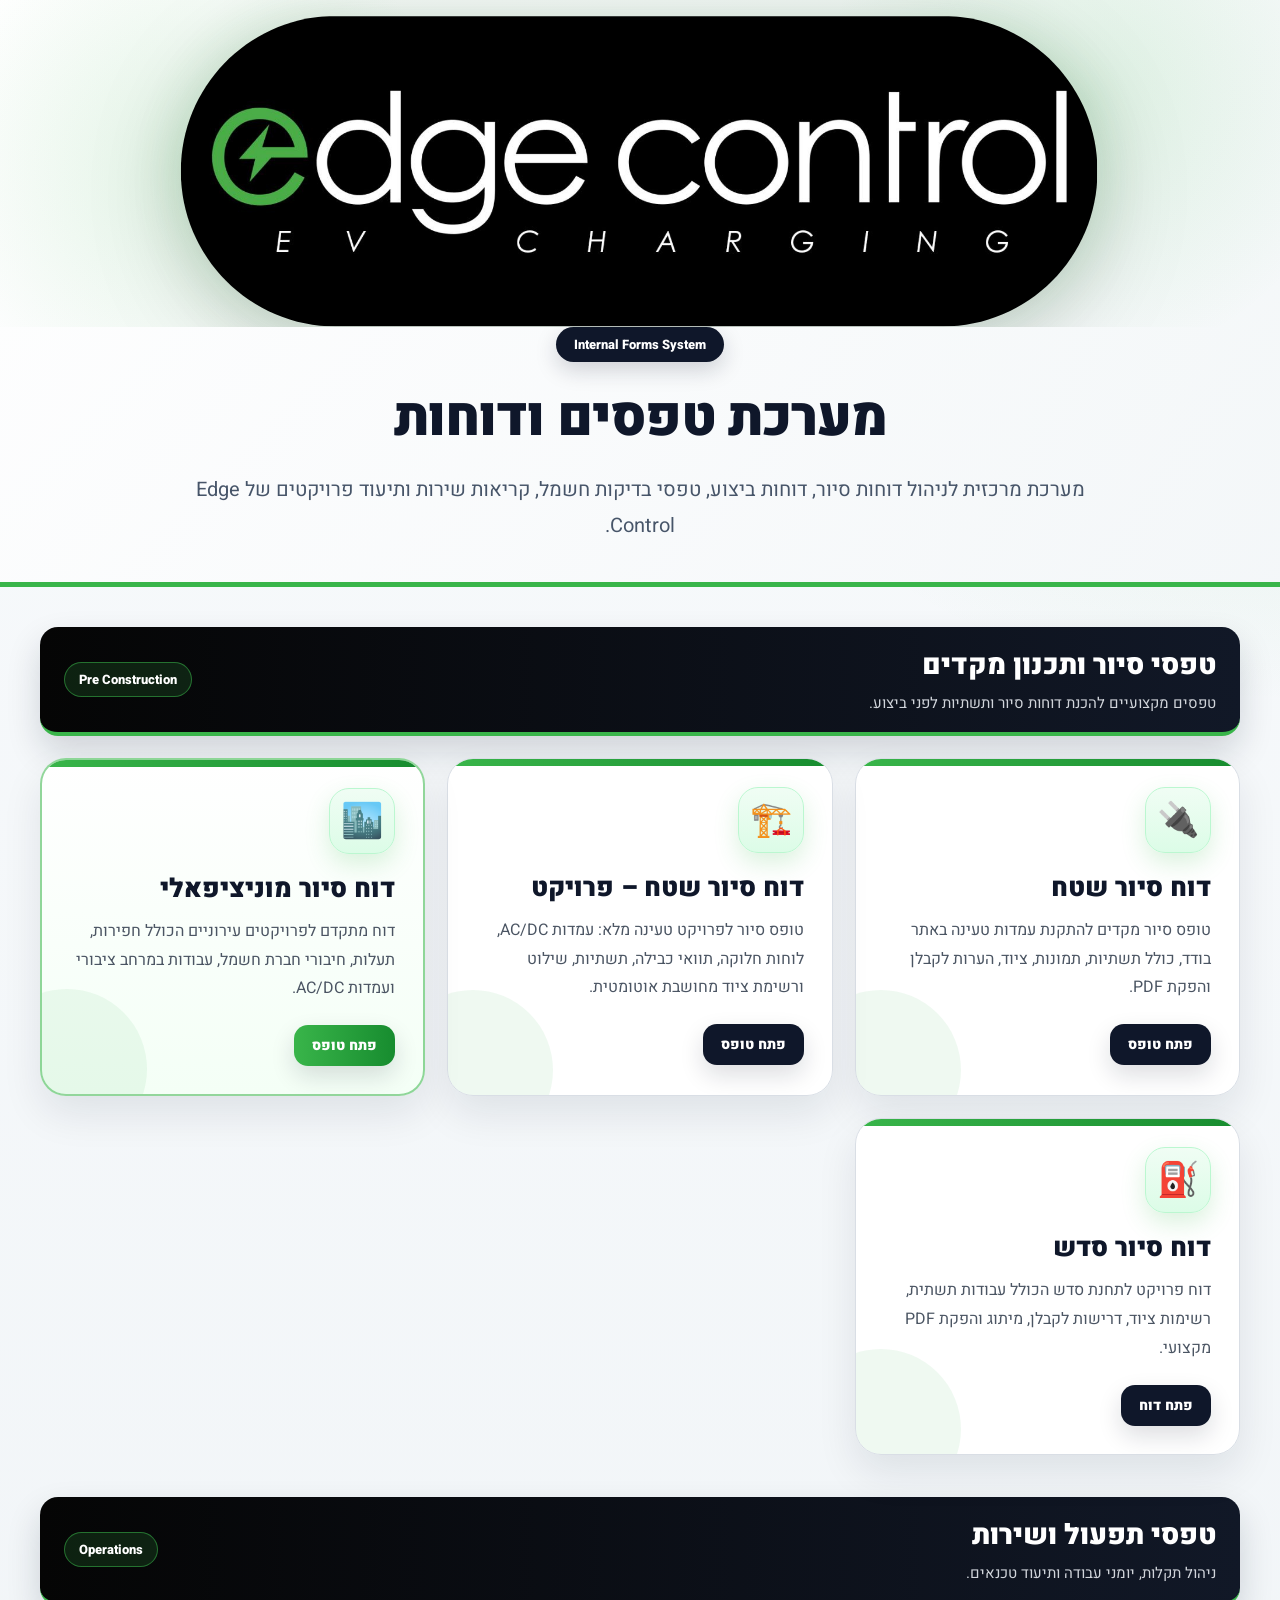
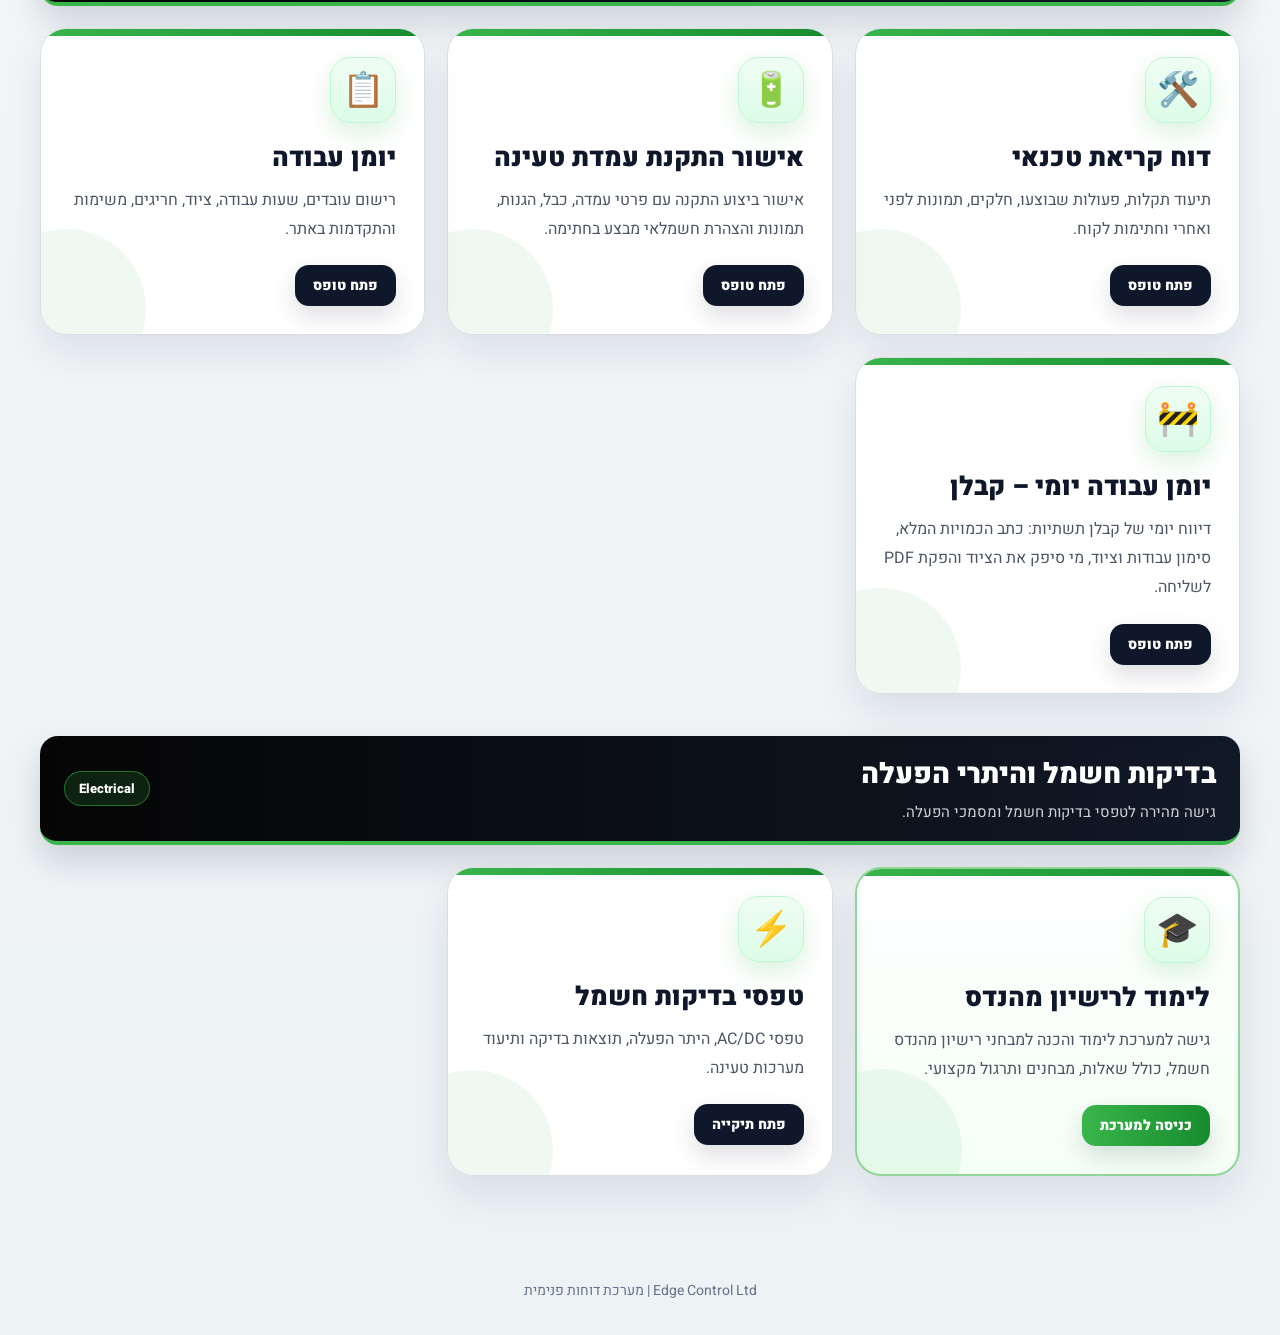
<file: index.html>
<!DOCTYPE html>
<html dir="rtl" lang="he">
<head>
<meta charset="UTF-8">
<meta name="viewport" content="width=device-width, initial-scale=1.0">
<title>Edge Control | Internal Forms System</title>

<link href="https://fonts.googleapis.com/css2?family=Heebo:wght@300;400;500;700;800;900&display=swap" rel="stylesheet">

<style>
:root{
  --green:#39b54a;
  --green-dark:#178c2f;
  --black:#050505;
  --bg:#edf2f5;
  --text:#111827;
  --muted:#5b6472;
}

*{
  box-sizing:border-box;
}

body{
  margin:0;
  font-family:"Heebo",sans-serif;
  background:
    radial-gradient(circle at top right, rgba(57,181,74,.18), transparent 22%),
    linear-gradient(180deg,#f8fafc 0%, #edf2f5 100%);
  color:var(--text);
}

.hero{
  position:relative;
  overflow:hidden;
  padding:0;
  border-bottom:5px solid var(--green);
  background:
    linear-gradient(135deg, rgba(255,255,255,.98), rgba(244,247,249,.94));
}

.hero-top{
  width:100%;
  min-height:260px;
  display:flex;
  align-items:center;
  justify-content:center;
  position:relative;
  overflow:hidden;
}

.hero-top:before{
  content:"";
  position:absolute;
  inset:0;
  background:
    radial-gradient(circle at 15% 50%, rgba(57,181,74,.14), transparent 24%),
    radial-gradient(circle at 85% 30%, rgba(57,181,74,.14), transparent 24%);
}

.hero-logo-wide{
  width:min(980px,92%);
  object-fit:contain;
  position:relative;
  z-index:2;
  filter:
    drop-shadow(0 20px 45px rgba(0,0,0,.18))
    drop-shadow(0 0 25px rgba(57,181,74,.15));
}

.hero-content{
  text-align:center;
  padding:0 20px 38px;
}

.system-badge{
  display:inline-flex;
  align-items:center;
  justify-content:center;
  padding:8px 18px;
  border-radius:999px;
  background:#0f172a;
  color:#fff;
  font-size:13px;
  font-weight:800;
  margin-bottom:16px;
  box-shadow:0 8px 22px rgba(15,23,42,.18);
}

.hero h1{
  margin:0;
  font-size:54px;
  font-weight:900;
  letter-spacing:-1px;
  color:#0f172a;
}

.hero p{
  max-width:900px;
  margin:14px auto 0;
  color:#475569;
  font-size:20px;
  line-height:1.8;
}

.wrap{
  max-width:1240px;
  margin:auto;
  padding:40px 20px 50px;
}

.section{
  margin-bottom:42px;
}

.section-head{
  display:flex;
  justify-content:space-between;
  align-items:center;
  gap:16px;
  background:linear-gradient(90deg,#050505,#111827);
  border-radius:18px;
  padding:18px 24px;
  border-bottom:4px solid var(--green);
  box-shadow:0 16px 34px rgba(15,23,42,.16);
  margin-bottom:22px;
}

.section-head h2{
  margin:0;
  color:#fff;
  font-size:28px;
  font-weight:900;
}

.section-head p{
  margin:6px 0 0;
  color:#d1d5db;
  font-size:15px;
}

.section-tag{
  background:rgba(57,181,74,.16);
  border:1px solid rgba(57,181,74,.55);
  color:#fff;
  border-radius:999px;
  padding:7px 14px;
  font-size:13px;
  font-weight:800;
  white-space:nowrap;
}

.cards{
  display:grid;
  grid-template-columns:repeat(3,1fr);
  gap:22px;
}

.card{
  position:relative;
  overflow:hidden;
  background:rgba(255,255,255,.96);
  border:1px solid #d9dee5;
  border-radius:26px;
  padding:28px;
  text-decoration:none;
  color:inherit;
  min-height:260px;
  box-shadow:0 18px 40px rgba(15,23,42,.09);
  transition:.22s ease;
  backdrop-filter:blur(10px);
}

.card:hover{
  transform:translateY(-6px);
  border-color:var(--green);
  box-shadow:0 22px 50px rgba(15,23,42,.16);
}

.card:before{
  content:"";
  position:absolute;
  top:0;
  right:0;
  width:100%;
  height:7px;
  background:linear-gradient(90deg,var(--green),var(--green-dark));
}

.card:after{
  content:"";
  position:absolute;
  left:-55px;
  bottom:-55px;
  width:160px;
  height:160px;
  background:rgba(57,181,74,.08);
  border-radius:50%;
}

.icon{
  width:66px;
  height:66px;
  border-radius:20px;
  display:flex;
  align-items:center;
  justify-content:center;
  font-size:34px;
  background:linear-gradient(180deg,#f0fdf4,#dcfce7);
  border:1px solid #bbf7d0;
  margin-bottom:18px;
  position:relative;
  z-index:2;
  box-shadow:0 10px 24px rgba(57,181,74,.18);
}

.card h3{
  margin:0 0 10px;
  font-size:26px;
  line-height:1.35;
  font-weight:900;
  color:#0f172a;
  position:relative;
  z-index:2;
}

.card p{
  margin:0;
  line-height:1.8;
  font-size:16px;
  color:#4b5563;
  position:relative;
  z-index:2;
}

.btn{
  margin-top:22px;
  display:inline-flex;
  align-items:center;
  justify-content:center;
  padding:10px 18px;
  border-radius:14px;
  background:#0f172a;
  color:#fff;
  font-size:14px;
  font-weight:900;
  position:relative;
  z-index:2;
  box-shadow:0 10px 24px rgba(15,23,42,.14);
}

.card-featured{
  background:linear-gradient(180deg,#ffffff,#f4fff6);
  border:2px solid rgba(57,181,74,.55);
}

.card-featured .btn{
  background:linear-gradient(90deg,var(--green),var(--green-dark));
}

.footer{
  text-align:center;
  color:#64748b;
  font-size:14px;
  padding:12px 20px 34px;
}

@media(max-width:1050px){
  .cards{
    grid-template-columns:repeat(2,1fr);
  }

  .hero h1{
    font-size:44px;
  }
}

@media(max-width:720px){

  .hero-top{
    min-height:180px;
  }

  .hero h1{
    font-size:34px;
  }

  .hero p{
    font-size:16px;
  }

  .section-head{
    flex-direction:column;
    align-items:flex-start;
  }

  .cards{
    grid-template-columns:1fr;
  }

  .card{
    min-height:auto;
  }
}
</style>
</head>

<body>

<header class="hero">

  <div class="hero-top">
    <img class="hero-logo-wide" src="logo-long.svg" alt="Edge Control">
  </div>

  <div class="hero-content">
    <div class="system-badge">Internal Forms System</div>

    <h1>מערכת טפסים ודוחות</h1>

    <p>
      מערכת מרכזית לניהול דוחות סיור, דוחות ביצוע, טפסי בדיקות חשמל,
      קריאות שירות ותיעוד פרויקטים של Edge Control.
    </p>
  </div>

</header>

<main class="wrap">

  <section class="section">

    <div class="section-head">
      <div>
        <h2>טפסי סיור ותכנון מקדים</h2>
        <p>טפסים מקצועיים להכנת דוחות סיור ותשתיות לפני ביצוע.</p>
      </div>

      <div class="section-tag">Pre Construction</div>
    </div>

    <div class="cards">

      <a class="card" href="survey.html">
        <div class="icon">🔌</div>

        <h3>דוח סיור שטח</h3>

        <p>
          טופס סיור מקדים להתקנת עמדות טעינה באתר בודד,
          כולל תשתיות, תמונות, ציוד, הערות לקבלן והפקת PDF.
        </p>

        <span class="btn">פתח טופס</span>
      </a>

      <a class="card" href="project_survey.html">
        <div class="icon">🏗️</div>

        <h3>דוח סיור שטח – פרויקט</h3>

        <p>
          טופס סיור לפרויקט טעינה מלא: עמדות AC/DC, לוחות חלוקה,
          תוואי כבילה, תשתיות, שילוט ורשימת ציוד מחושבת אוטומטית.
        </p>

        <span class="btn">פתח טופס</span>
      </a>

      <a class="card card-featured" href="municipal_ev_survey_report.html">
        <div class="icon">🏙️</div>

        <h3>דוח סיור מוניציפאלי</h3>

        <p>
          דוח מתקדם לפרויקטים עירוניים הכולל חפירות, תעלות,
          חיבורי חברת חשמל, עבודות במרחב ציבורי ועמדות AC/DC.
        </p>

        <span class="btn">פתח טופס</span>
      </a>

      <a class="card" href="edge_control_sedesh.html">
        <div class="icon">⛽</div>

        <h3>דוח סיור סדש</h3>

        <p>
          דוח פרויקט לתחנת סדש הכולל עבודות תשתית,
          רשימות ציוד, דרישות לקבלן, מיתוג והפקת PDF מקצועי.
        </p>

        <span class="btn">פתח דוח</span>
      </a>

    </div>

  </section>

  <section class="section">

    <div class="section-head">
      <div>
        <h2>טפסי תפעול ושירות</h2>
        <p>ניהול תקלות, יומני עבודה ותיעוד טכנאים.</p>
      </div>

      <div class="section-tag">Operations</div>
    </div>

    <div class="cards">

      <a class="card" href="service.html">
        <div class="icon">🛠️</div>

        <h3>דוח קריאת טכנאי</h3>

        <p>
          תיעוד תקלות, פעולות שבוצעו, חלקים,
          תמונות לפני ואחרי וחתימות לקוח.
        </p>

        <span class="btn">פתח טופס</span>
      </a>

      <a class="card" href="charger-installation-certificate.html"><div class="icon">🔋</div><h3>אישור התקנת עמדת טעינה</h3><p>אישור ביצוע התקנה עם פרטי עמדה, כבל, הגנות, תמונות והצהרת חשמלאי מבצע בחתימה.</p><span class="btn">פתח טופס</span></a>

      <a class="card" href="worklog.html">
        <div class="icon">📋</div>

        <h3>יומן עבודה</h3>

        <p>
          רישום עובדים, שעות עבודה, ציוד,
          חריגים, משימות והתקדמות באתר.
        </p>

        <span class="btn">פתח טופס</span>
      </a>

      <a class="card" href="contractor_daily_log.html">
        <div class="icon">🚧</div>

        <h3>יומן עבודה יומי – קבלן</h3>

        <p>
          דיווח יומי של קבלן תשתיות: כתב הכמויות המלא,
          סימון עבודות וציוד, מי סיפק את הציוד והפקת PDF לשליחה.
        </p>

        <span class="btn">פתח טופס</span>
      </a>

    </div>

  </section>

  <section class="section">

    <div class="section-head">
      <div>
        <h2>בדיקות חשמל והיתרי הפעלה</h2>
        <p>גישה מהירה לטפסי בדיקות חשמל ומסמכי הפעלה.</p>
      </div>

      <div class="section-tag">Electrical</div>
    </div>

    <div class="cards">

      <a class="card card-featured" href="#" onclick="openEngineerStudy(event)">
        <div class="icon">🎓</div>

        <h3>לימוד לרישיון מהנדס</h3>

        <p>
          גישה למערכת לימוד והכנה למבחני רישיון מהנדס חשמל,
          כולל שאלות, מבחנים ותרגול מקצועי.
        </p>

        <span class="btn">כניסה למערכת</span>
      </a>



      <a class="card" href="electrical-tests/index.html">
        <div class="icon">⚡</div>

        <h3>טפסי בדיקות חשמל</h3>

        <p>
          טפסי AC/DC, היתר הפעלה,
          תוצאות בדיקה ותיעוד מערכות טעינה.
        </p>

        <span class="btn">פתח תיקייה</span>
      </a>

    </div>

  </section>

</main>

<footer class="footer">
  Edge Control Ltd | מערכת דוחות פנימית
</footer>


<script>
function openEngineerStudy(event){
  event.preventDefault();

  const code = prompt("הזן קוד כניסה למערכת:");

  if(code === "142536"){
    window.location.href = "hashmal_quiz_app.html";
  } else if(code !== null){
    alert("קוד שגוי");
  }
}
</script>

</body>
</html>
</file>
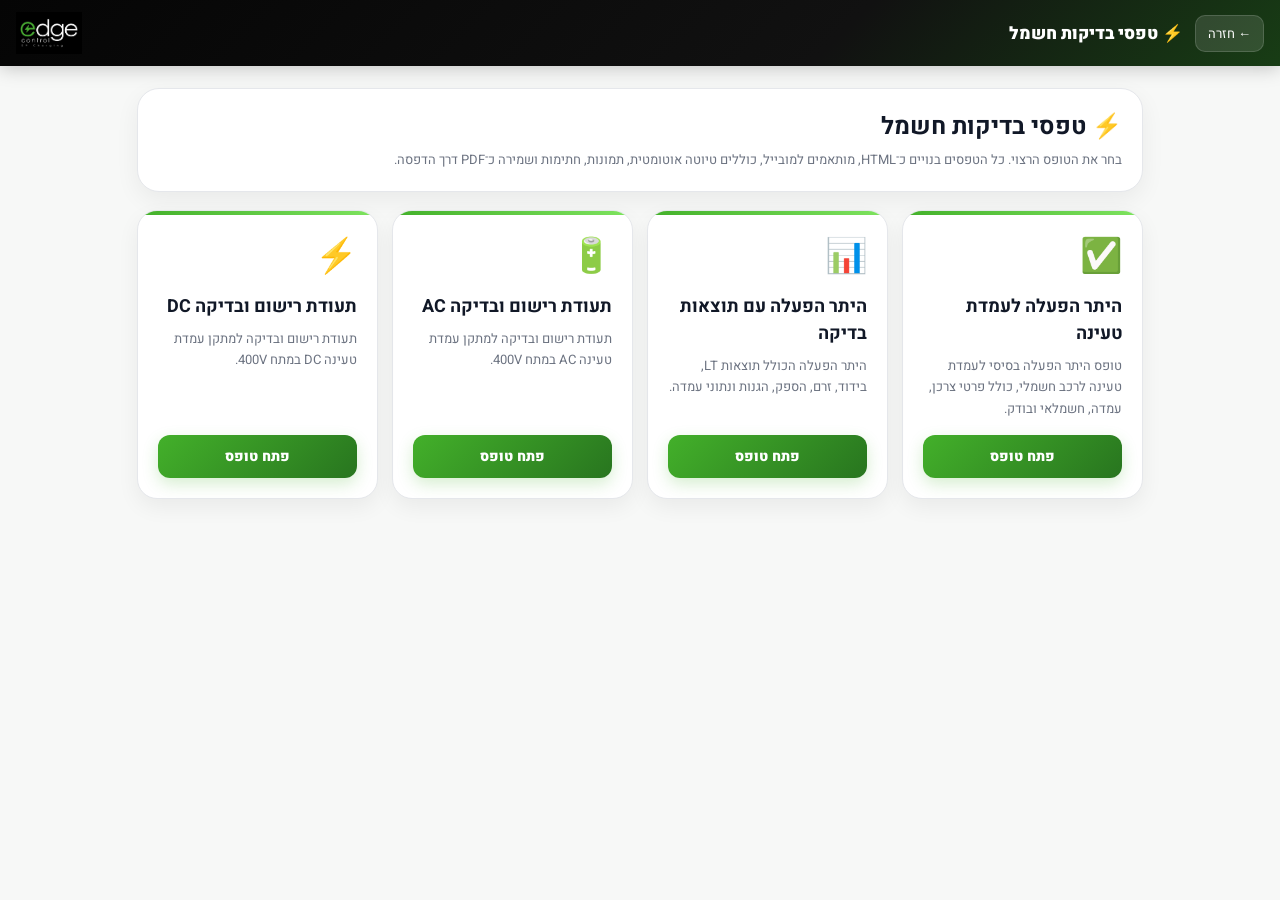
<file: electrical-tests/index.html>
<!DOCTYPE html><html dir="rtl" lang="he"><head><meta charset="UTF-8"><meta name="viewport" content="width=device-width, initial-scale=1.0, maximum-scale=1.0, user-scalable=no"><title>Edge Control – טפסי בדיקות חשמל</title><link href="https://fonts.googleapis.com/css2?family=Heebo:wght@300;400;500;600;700;800;900&display=swap" rel="stylesheet"><link rel="stylesheet" href="../assets/css/app.css"></head><body><div class="topbar"><a class="back" href="../index.html">← חזרה</a><div class="page-title">⚡ טפסי בדיקות חשמל</div><img class="topbar-logo" src="../assets/img/edge-logo.jpg" alt="Edge Control"></div><main class="wrap"><section class="panel"><h1>⚡ טפסי בדיקות חשמל</h1><p class="panel-sub">בחר את הטופס הרצוי. כל הטפסים בנויים כ־HTML, מותאמים למובייל, כוללים טיוטה אוטומטית, תמונות, חתימות ושמירה כ־PDF דרך הדפסה.</p></section><div class="cards-grid"><a class="card" href="permit.html"><div class="ico">✅</div><h2>היתר הפעלה לעמדת טעינה</h2><p>טופס היתר הפעלה בסיסי לעמדת טעינה לרכב חשמלי, כולל פרטי צרכן, עמדה, חשמלאי ובודק.</p><span class="btn">פתח טופס</span></a><a class="card" href="permit-results.html"><div class="ico">📊</div><h2>היתר הפעלה עם תוצאות בדיקה</h2><p>היתר הפעלה הכולל תוצאות LT, בידוד, זרם, הספק, הגנות ונתוני עמדה.</p><span class="btn">פתח טופס</span></a><a class="card" href="inspection-ac.html"><div class="ico">🔋</div><h2>תעודת רישום ובדיקה AC</h2><p>תעודת רישום ובדיקה למתקן עמדת טעינה AC במתח 400V.</p><span class="btn">פתח טופס</span></a><a class="card" href="inspection-dc.html"><div class="ico">⚡</div><h2>תעודת רישום ובדיקה DC</h2><p>תעודת רישום ובדיקה למתקן עמדת טעינה DC במתח 400V.</p><span class="btn">פתח טופס</span></a></div></main></body></html>
</file>
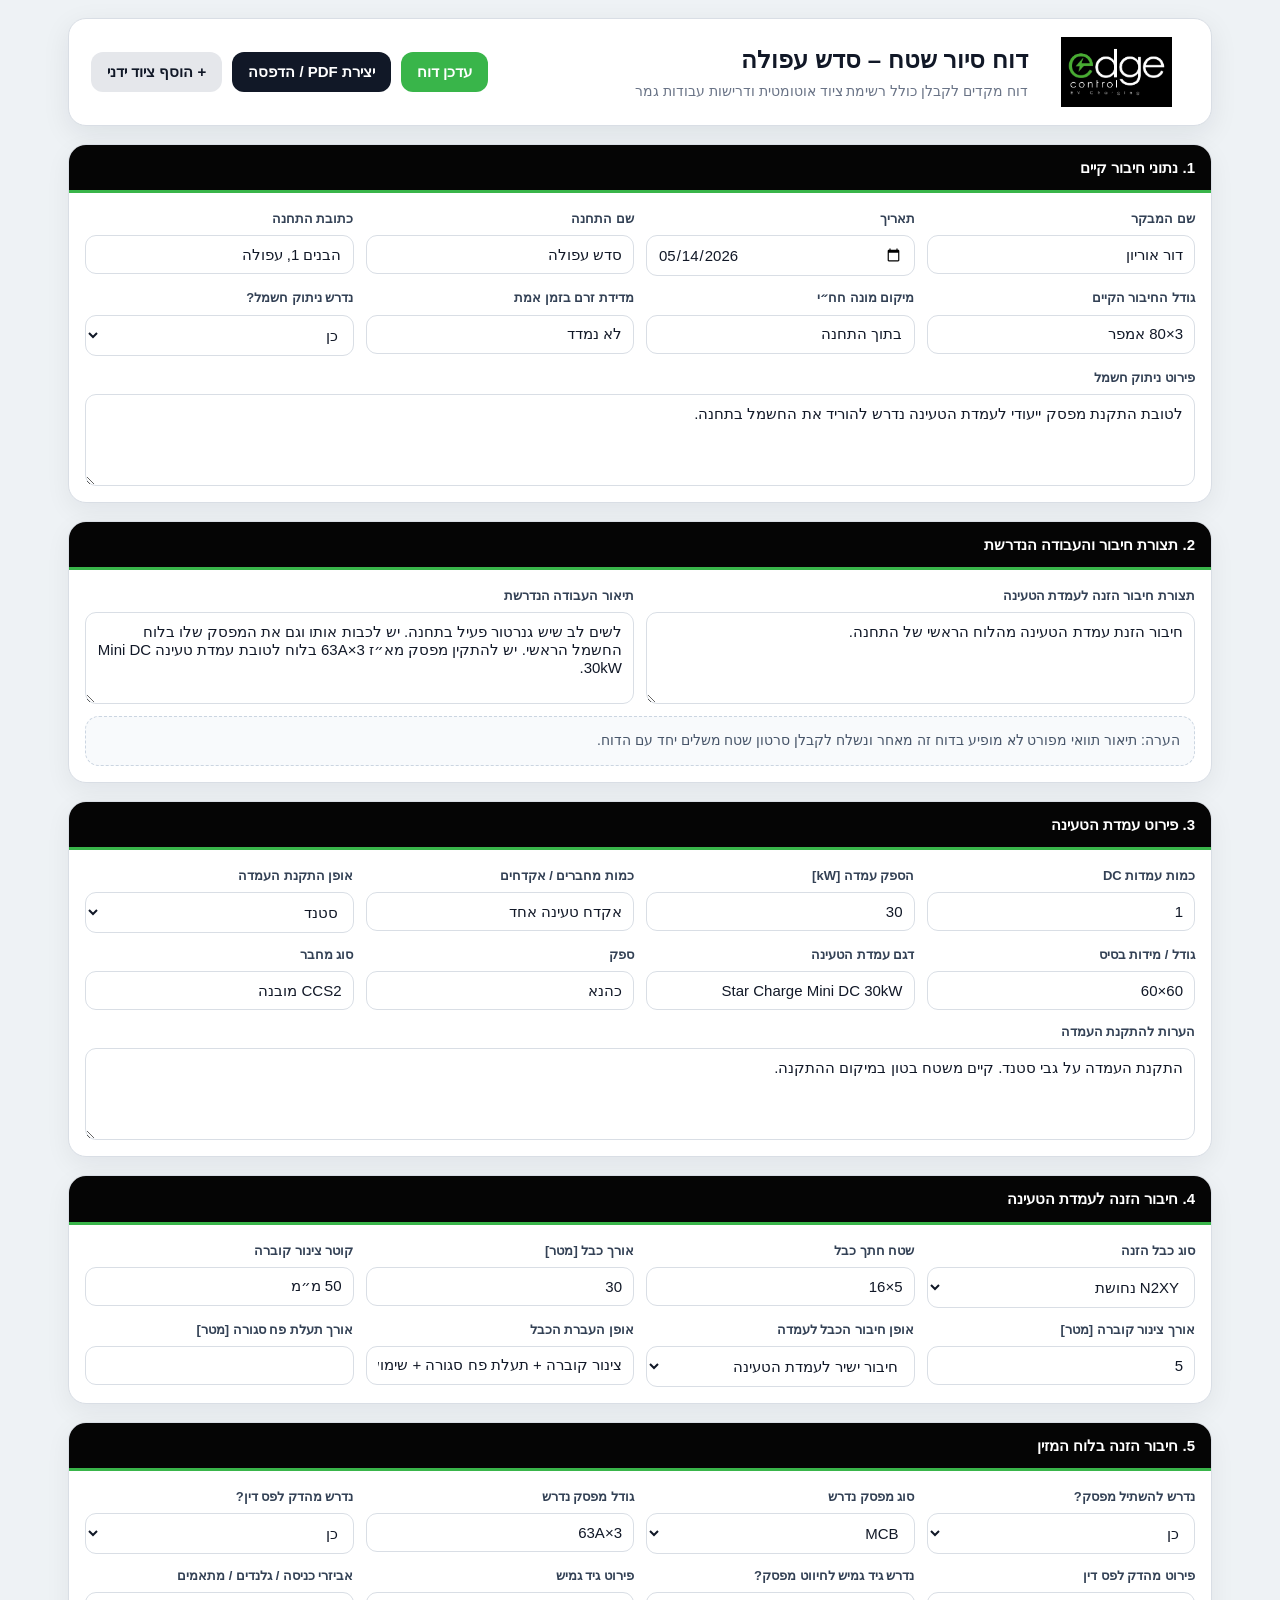
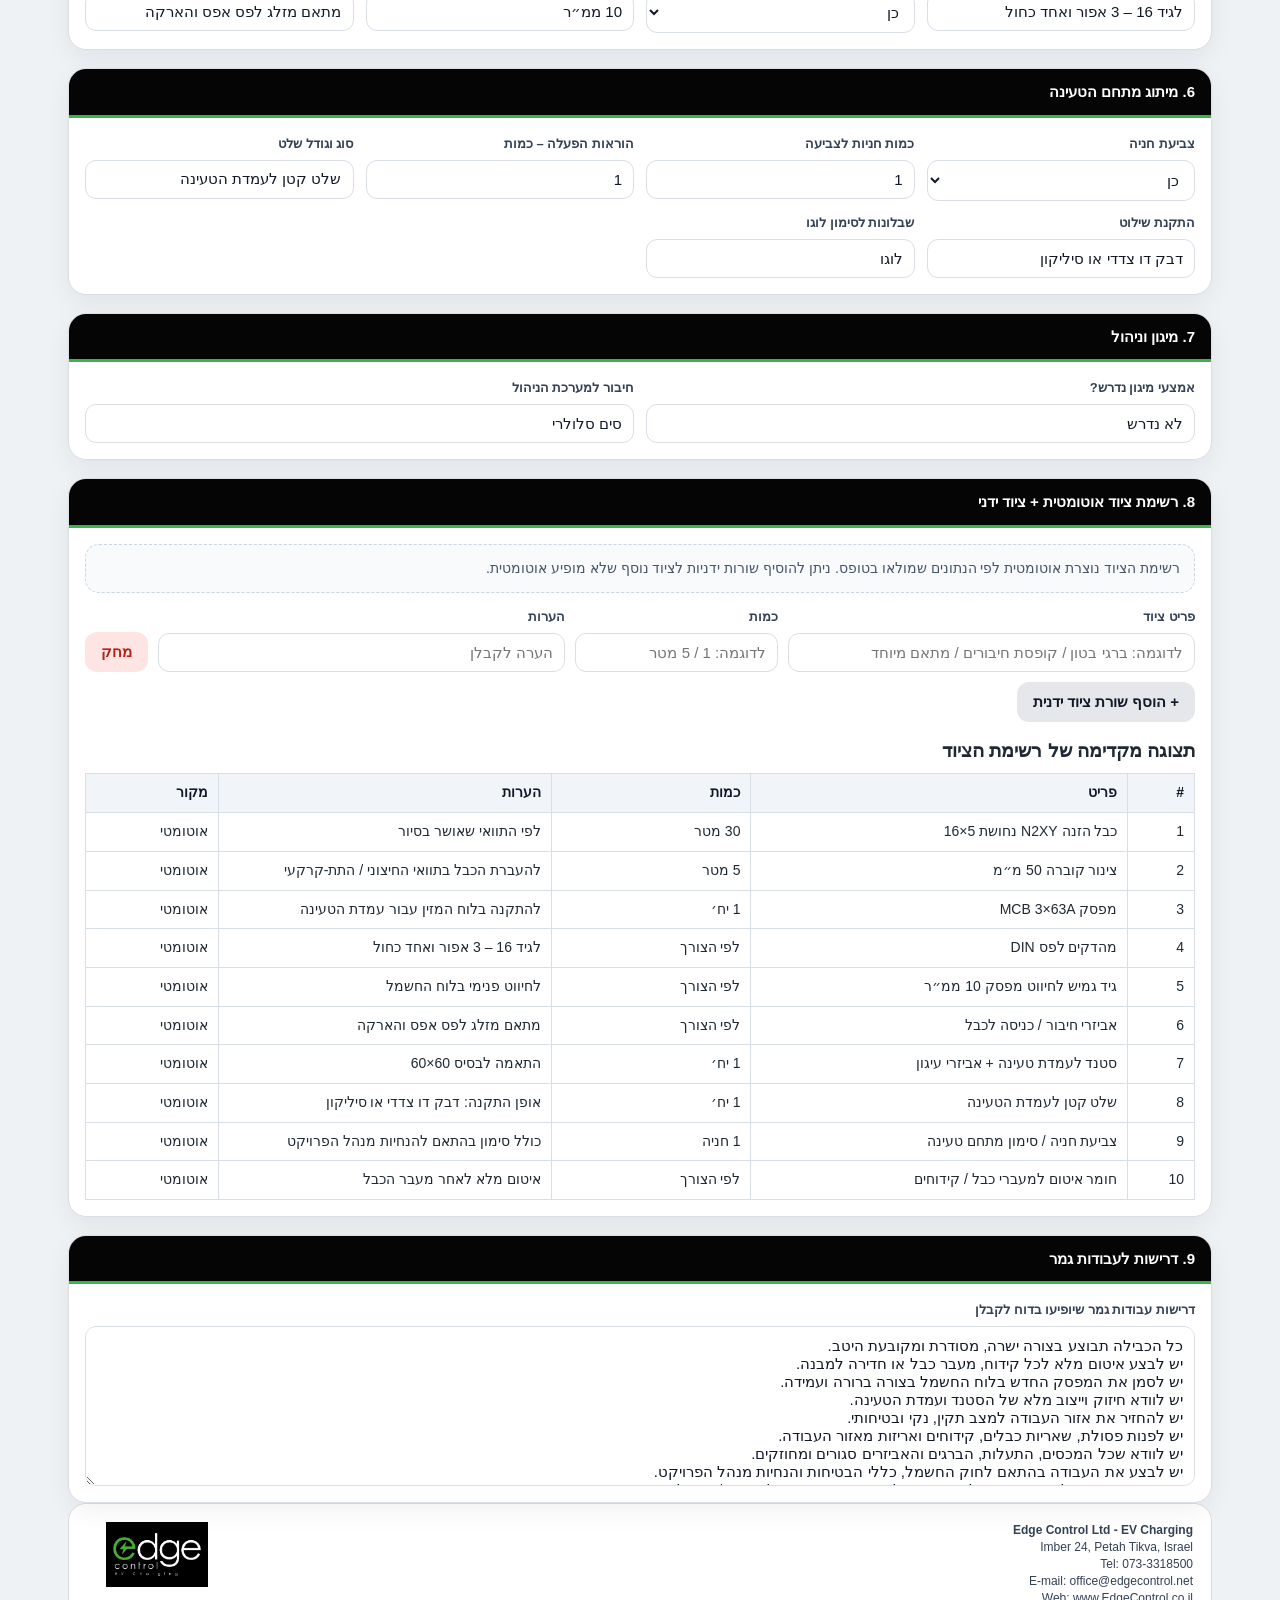
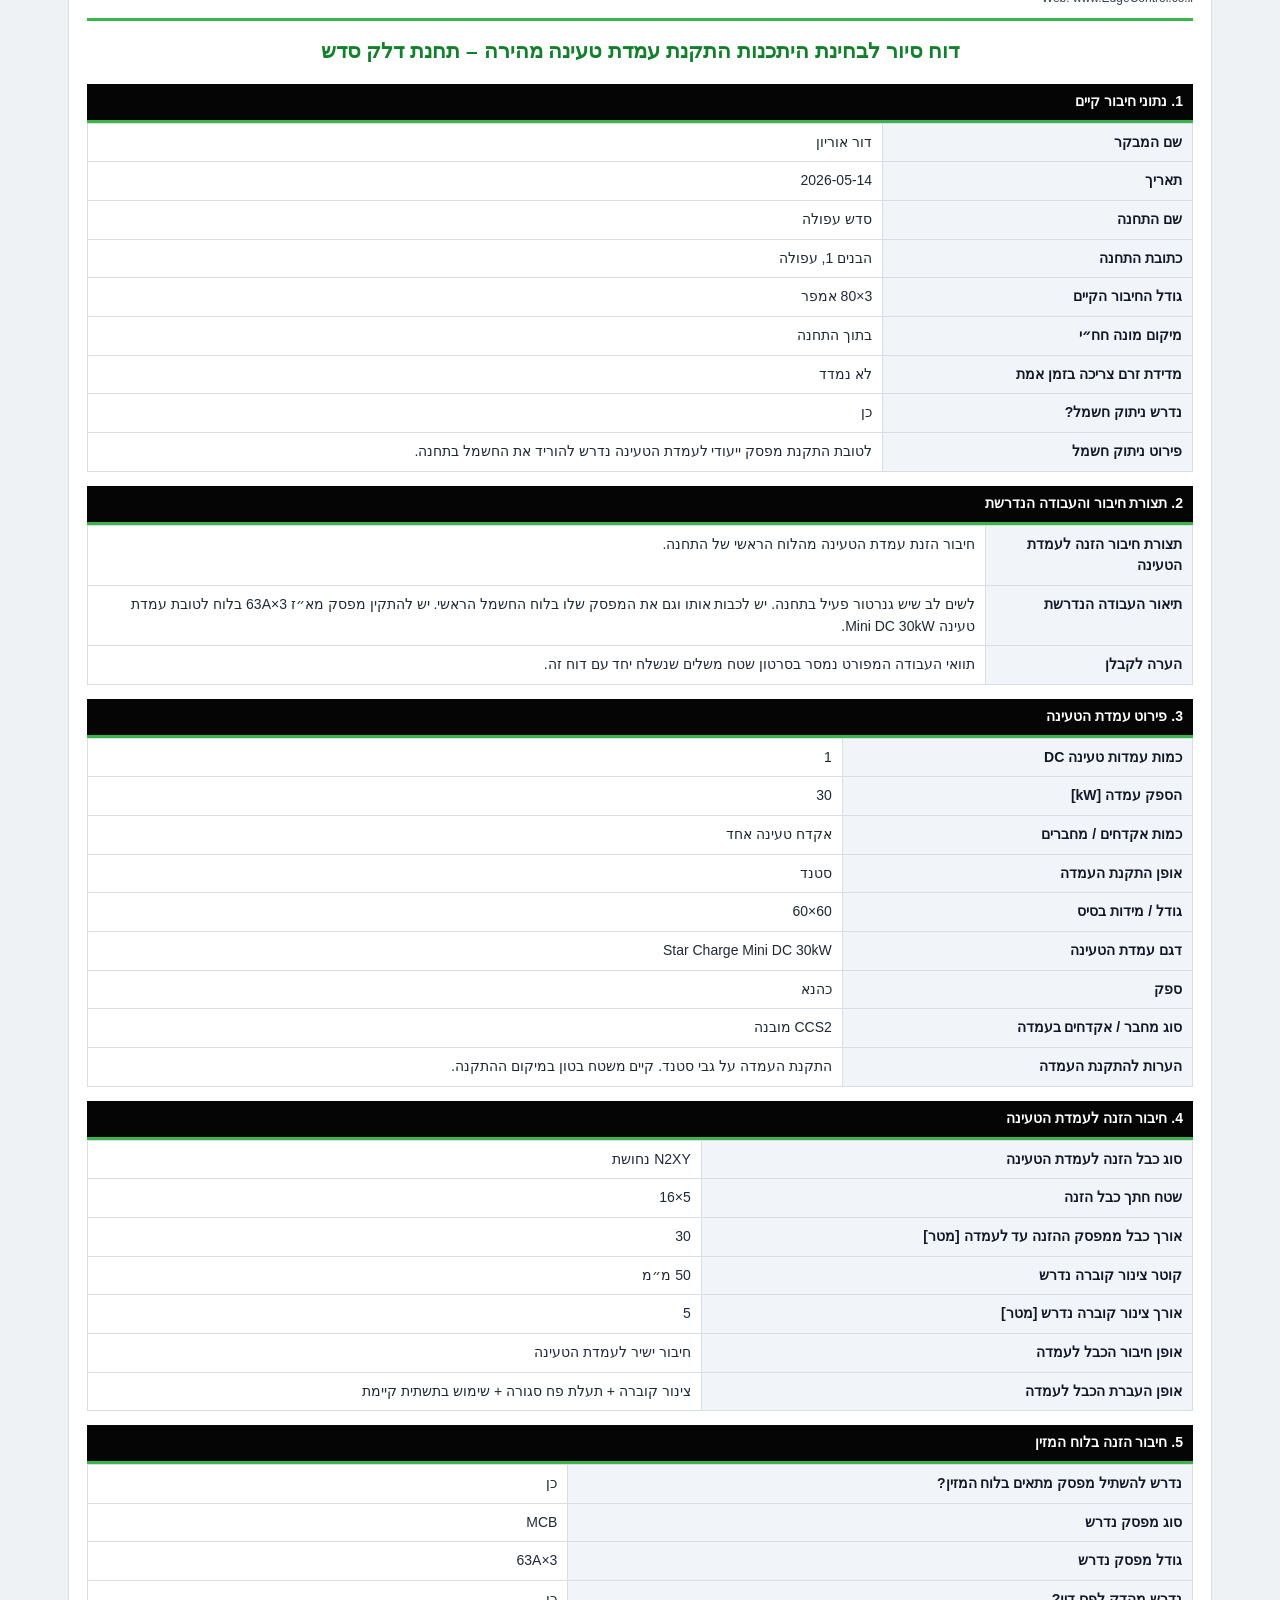
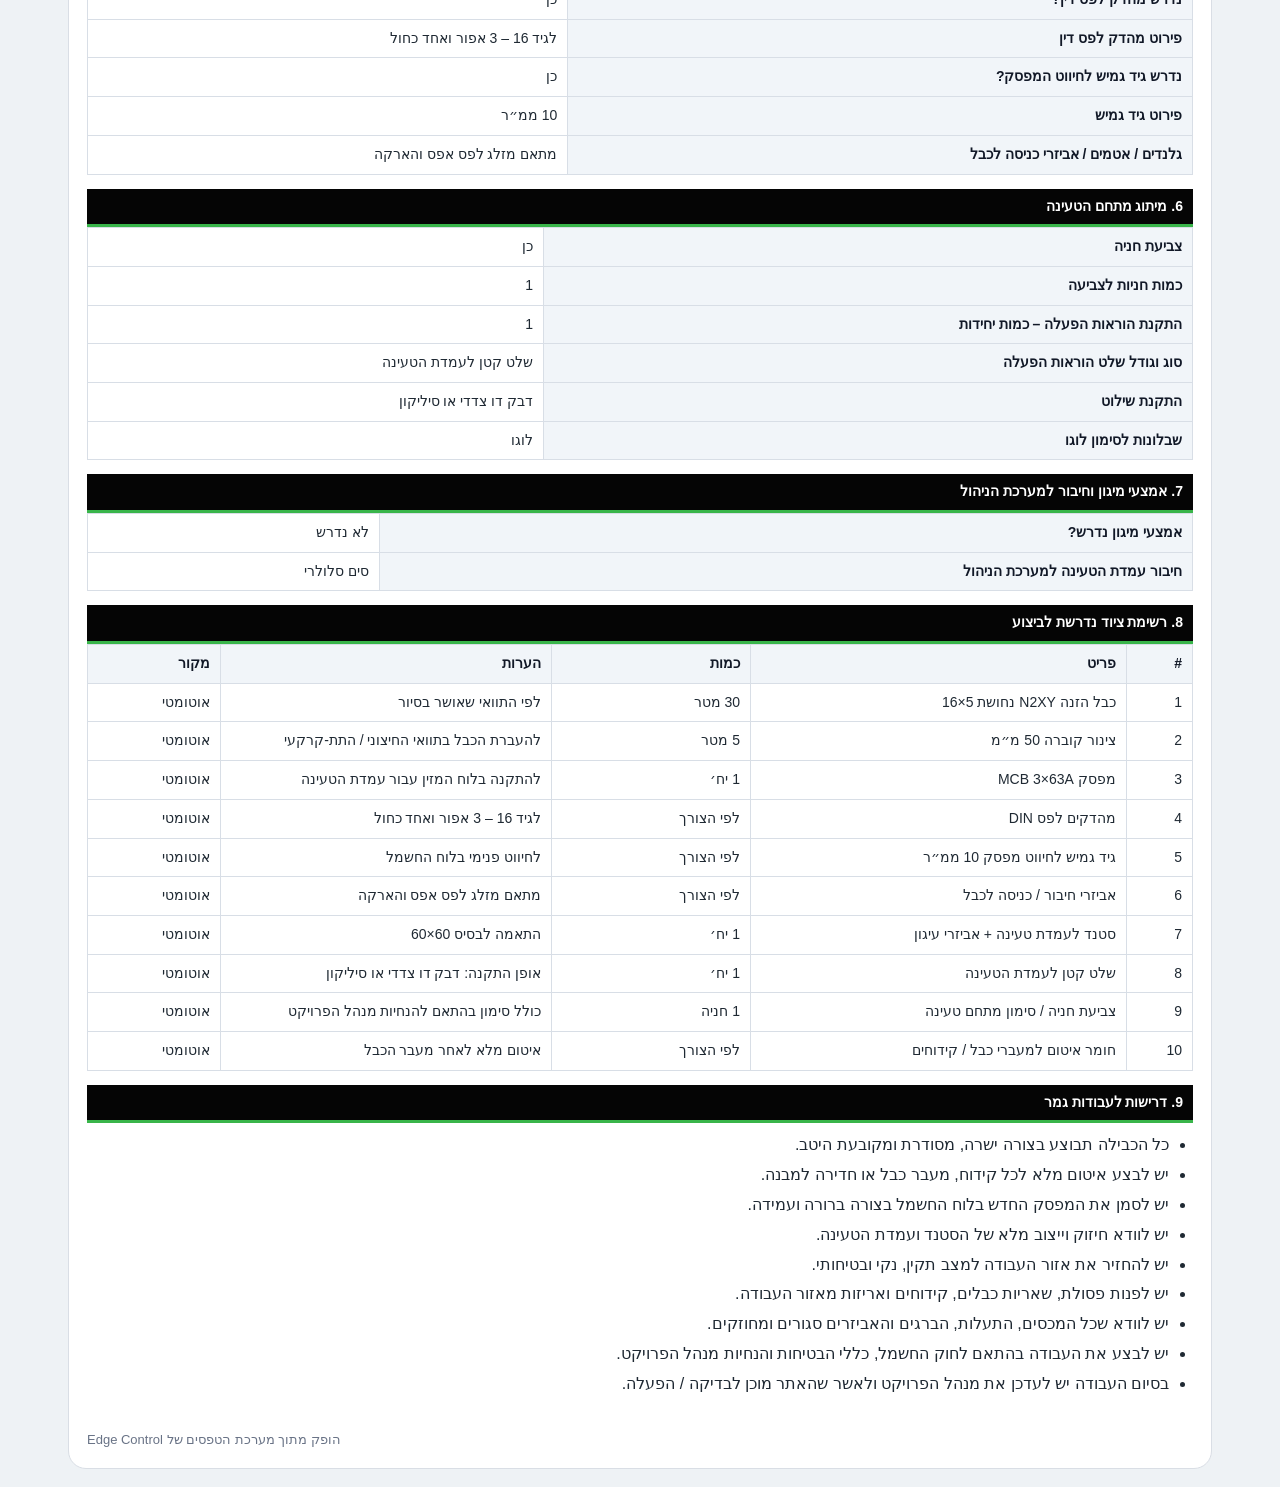
<file: edge_control_sedesh.html>
<!DOCTYPE html>
<html lang="he" dir="rtl">
<head>
  <meta charset="UTF-8" />
  <meta name="viewport" content="width=device-width, initial-scale=1.0, maximum-scale=1.0, user-scalable=no" />
  <title>Edge Control – דוח סיור שטח סדש</title>

  <style>
    :root{
      --edge-green:#39b54a;
      --edge-dark:#050505;
      --edge-gray:#f4f6f8;
      --edge-border:#d9dee5;
      --edge-text:#1f2933;
      --edge-muted:#697386;
      --edge-blue:#0f172a;
      --danger:#b42318;
    }

    *{box-sizing:border-box}

    body{
      margin:0;
      font-family:Arial,"Heebo",sans-serif;
      background:#eef2f5;
      color:var(--edge-text);
      direction:rtl;
      line-height:1.55;
    }

    .app-shell{
      max-width:1180px;
      margin:0 auto;
      padding:18px;
    }

    .topbar{
      background:#fff;
      border:1px solid var(--edge-border);
      border-radius:18px;
      padding:18px 22px;
      display:flex;
      align-items:center;
      justify-content:space-between;
      gap:20px;
      box-shadow:0 8px 28px rgba(15,23,42,.08);
      margin-bottom:18px;
    }

    .brand{
      display:flex;
      align-items:center;
      gap:16px;
    }

    .brand img{
      width:145px;
      max-height:70px;
      object-fit:contain;
      border-radius:10px;
    }

    .brand h1{
      margin:0;
      font-size:24px;
      font-weight:800;
      color:#111827;
    }

    .brand p{
      margin:3px 0 0;
      color:var(--edge-muted);
      font-size:14px;
    }

    .actions{
      display:flex;
      flex-wrap:wrap;
      gap:10px;
      justify-content:flex-start;
    }

    button{
      border:0;
      border-radius:12px;
      padding:11px 16px;
      font-size:15px;
      font-weight:700;
      cursor:pointer;
      font-family:inherit;
    }

    .btn-primary{
      background:var(--edge-green);
      color:white;
    }

    .btn-secondary{
      background:#111827;
      color:white;
    }

    .btn-light{
      background:#e5e7eb;
      color:#111827;
    }

    .btn-danger{
      background:#fee4e2;
      color:var(--danger);
    }

    .layout{
      display:grid;
      grid-template-columns:1fr;
      gap:18px;
    }

    .card{
      background:white;
      border:1px solid var(--edge-border);
      border-radius:18px;
      overflow:hidden;
      box-shadow:0 8px 26px rgba(15,23,42,.06);
    }

    .section-header{
      background:#050505;
      color:white;
      padding:11px 16px;
      font-weight:800;
      border-bottom:3px solid var(--edge-green);
      display:flex;
      align-items:center;
      justify-content:space-between;
      gap:10px;
    }

    .section-header span{
      font-size:15px;
    }

    .section-body{
      padding:16px;
    }

    .grid{
      display:grid;
      grid-template-columns:repeat(4,1fr);
      gap:12px;
    }

    .grid-3{
      display:grid;
      grid-template-columns:repeat(3,1fr);
      gap:12px;
    }

    .grid-2{
      display:grid;
      grid-template-columns:repeat(2,1fr);
      gap:12px;
    }

    .field{
      display:flex;
      flex-direction:column;
      gap:6px;
    }

    label{
      font-size:13px;
      font-weight:800;
      color:#334155;
    }

    input,select,textarea{
      width:100%;
      border:1px solid var(--edge-border);
      background:#fff;
      border-radius:11px;
      padding:10px 11px;
      font-size:15px;
      font-family:inherit;
      color:#111827;
      outline:none;
    }

    textarea{
      min-height:92px;
      resize:vertical;
    }

    input:focus,select:focus,textarea:focus{
      border-color:var(--edge-green);
      box-shadow:0 0 0 3px rgba(57,181,74,.12);
    }

    .note-box{
      background:#f8fafc;
      border:1px dashed #cbd5e1;
      border-radius:14px;
      padding:13px 14px;
      color:#475569;
      font-size:14px;
    }

    .manual-equipment-row{
      display:grid;
      grid-template-columns:2fr 1fr 2fr auto;
      gap:10px;
      align-items:end;
      margin-bottom:10px;
    }

    table{
      width:100%;
      border-collapse:collapse;
      background:#fff;
      font-size:14px;
    }

    th{
      background:#f1f5f9;
      color:#111827;
      font-weight:800;
    }

    th,td{
      border:1px solid #d8dee6;
      padding:8px 10px;
      vertical-align:top;
      text-align:right;
    }

    .report{
      background:white;
      padding:18px;
      border-radius:18px;
      border:1px solid var(--edge-border);
    }

    .report-head{
      display:flex;
      justify-content:space-between;
      align-items:flex-start;
      border-bottom:3px solid var(--edge-green);
      padding-bottom:12px;
      margin-bottom:14px;
    }

    .company-details{
      font-size:12px;
      color:#334155;
      line-height:1.4;
    }

    .report-logo{
      width:140px;
      max-height:65px;
      object-fit:contain;
    }

    .report-title{
      text-align:center;
      margin:10px 0 16px;
      color:#12802b;
      font-size:21px;
      font-weight:900;
    }

    .report-section-title{
      background:#050505;
      color:#fff;
      border-bottom:3px solid var(--edge-green);
      padding:7px 10px;
      font-weight:900;
      margin-top:14px;
      font-size:14px;
    }

    .finish-list{
      margin:0;
      padding:10px 24px 10px 10px;
    }

    .finish-list li{
      margin-bottom:5px;
    }

    .print-only{
      display:none;
    }

    .muted{
      color:var(--edge-muted);
      font-size:13px;
    }

    .equipment-preview{
      margin-top:12px;
    }

    @media(max-width:900px){
      .topbar,.report-head{
        flex-direction:column;
        align-items:flex-start;
      }

      .grid,.grid-3,.grid-2{
        grid-template-columns:1fr;
      }

      .manual-equipment-row{
        grid-template-columns:1fr;
      }

      .actions{
        width:100%;
      }

      button{
        width:100%;
      }
    }

    @page{ size:A4; margin:8mm; }

    body.print-mode .topbar,
    body.print-mode .form-area{
      display:none!important;
    }

    body.print-mode{
      background:white;
    }

    body.print-mode .app-shell{
      max-width:none;
      padding:0;
    }

    body.print-mode .report{
      border:0;
      box-shadow:none;
      border-radius:0;
      padding:0;
    }

    @media print{
      body{
        background:white;
        -webkit-print-color-adjust:exact;
        print-color-adjust:exact;
      }

      .app-shell{
        max-width:none;
        padding:0;
      }

      .topbar,.form-area,.no-print{
        display:none!important;
      }

      .print-only{
        display:block;
      }

      .report{
        border:0;
        box-shadow:none;
        border-radius:0;
        padding:0;
      }

      table{
        page-break-inside:auto;
        font-size:11px;
      }

      tr{
        page-break-inside:avoid;
        page-break-after:auto;
      }

      .report-section-title{
        page-break-after:avoid;
      }
    }
  </style>
</head>

<body>
  <div class="app-shell">

    <div class="topbar no-print">
      <div class="brand">
        <img src="assets/img/edge-logo.jpg" alt="Edge Control Logo">
        <div>
          <h1>דוח סיור שטח – סדש עפולה</h1>
          <p>דוח מקדים לקבלן כולל רשימת ציוד אוטומטית ודרישות עבודות גמר</p>
        </div>
      </div>

      <div class="actions">
        <button id="btnUpdate" class="btn-primary" type="button">עדכן דוח</button>
        <button id="btnPrint" class="btn-secondary" type="button">יצירת PDF / הדפסה</button>
        <button id="btnAddTop" class="btn-light" type="button">+ הוסף ציוד ידני</button>
      </div>
    </div>

    <div class="layout form-area">

      <section class="card">
        <div class="section-header"><span>1. נתוני חיבור קיים</span></div>
        <div class="section-body">
          <div class="grid">
            <div class="field">
              <label>שם המבקר</label>
              <input id="visitorName" value="דור אוריון">
            </div>
            <div class="field">
              <label>תאריך</label>
              <input id="visitDate" type="date" value="2026-05-14">
            </div>
            <div class="field">
              <label>שם התחנה</label>
              <input id="siteName" value="סדש עפולה">
            </div>
            <div class="field">
              <label>כתובת התחנה</label>
              <input id="siteAddress" value="הבנים 1, עפולה">
            </div>
            <div class="field">
              <label>גודל החיבור הקיים</label>
              <input id="existingConnection" value="3×80 אמפר">
            </div>
            <div class="field">
              <label>מיקום מונה חח״י</label>
              <input id="meterLocation" value="בתוך התחנה">
            </div>
            <div class="field">
              <label>מדידת זרם בזמן אמת</label>
              <input id="currentMeasure" value="לא נמדד">
            </div>
            <div class="field">
              <label>נדרש ניתוק חשמל?</label>
              <select id="powerShutdown">
                <option selected>כן</option>
                <option>לא</option>
              </select>
            </div>
          </div>

          <div class="field" style="margin-top:12px">
            <label>פירוט ניתוק חשמל</label>
            <textarea id="shutdownDetails">לטובת התקנת מפסק ייעודי לעמדת הטעינה נדרש להוריד את החשמל בתחנה.</textarea>
          </div>
        </div>
      </section>

      <section class="card">
        <div class="section-header"><span>2. תצורת חיבור והעבודה הנדרשת</span></div>
        <div class="section-body">
          <div class="grid-2">
            <div class="field">
              <label>תצורת חיבור הזנה לעמדת הטעינה</label>
              <textarea id="feedConfig">חיבור הזנת עמדת הטעינה מהלוח הראשי של התחנה.</textarea>
            </div>
            <div class="field">
              <label>תיאור העבודה הנדרשת</label>
              <textarea id="workDescription">לשים לב שיש גנרטור פעיל בתחנה. יש לכבות אותו וגם את המפסק שלו בלוח החשמל הראשי. יש להתקין מפסק מא״ז 3×63A בלוח לטובת עמדת טעינה Mini DC 30kW.</textarea>
            </div>
          </div>

          <div class="note-box" style="margin-top:12px">
            הערה: תיאור תוואי מפורט לא מופיע בדוח זה מאחר ונשלח לקבלן סרטון שטח משלים יחד עם הדוח.
          </div>
        </div>
      </section>

      <section class="card">
        <div class="section-header"><span>3. פירוט עמדת הטעינה</span></div>
        <div class="section-body">
          <div class="grid">
            <div class="field">
              <label>כמות עמדות DC</label>
              <input id="dcQty" type="number" value="1">
            </div>
            <div class="field">
              <label>הספק עמדה [kW]</label>
              <input id="chargerKw" type="number" value="30">
            </div>
            <div class="field">
              <label>כמות מחברים / אקדחים</label>
              <input id="connectorQty" value="אקדח טעינה אחד">
            </div>
            <div class="field">
              <label>אופן התקנת העמדה</label>
              <select id="chargerInstallType">
                <option selected>סטנד</option>
                <option>קיר</option>
                <option>בסיס בטון</option>
              </select>
            </div>
            <div class="field">
              <label>גודל / מידות בסיס</label>
              <input id="baseSize" value="60×60">
            </div>
            <div class="field">
              <label>דגם עמדת הטעינה</label>
              <input id="chargerModel" value="Star Charge Mini DC 30kW">
            </div>
            <div class="field">
              <label>ספק</label>
              <input id="supplierName" value="כהנא">
            </div>
            <div class="field">
              <label>סוג מחבר</label>
              <input id="connectorType" value="CCS2 מובנה">
            </div>
          </div>

          <div class="field" style="margin-top:12px">
            <label>הערות להתקנת העמדה</label>
            <textarea id="chargerNotes">התקנת העמדה על גבי סטנד. קיים משטח בטון במיקום ההתקנה.</textarea>
          </div>
        </div>
      </section>

      <section class="card">
        <div class="section-header"><span>4. חיבור הזנה לעמדת הטעינה</span></div>
        <div class="section-body">
          <div class="grid">
            <div class="field">
              <label>סוג כבל הזנה</label>
              <select id="cableType">
                <option selected>N2XY נחושת</option>
                <option>NA2XY אלומיניום</option>
                <option>גידים חד-גידיים PVC</option>
              </select>
            </div>
            <div class="field">
              <label>שטח חתך כבל</label>
              <input id="cableSection" value="5×16">
            </div>
            <div class="field">
              <label>אורך כבל [מטר]</label>
              <input id="cableLength" type="number" value="30">
            </div>
            <div class="field">
              <label>קוטר צינור קוברה</label>
              <input id="cobraDiameter" value="50 מ״מ">
            </div>
            <div class="field">
              <label>אורך צינור קוברה [מטר]</label>
              <input id="cobraLength" type="number" value="5">
            </div>
            <div class="field">
              <label>אופן חיבור הכבל לעמדה</label>
              <select id="chargerConnectionMethod">
                <option selected>חיבור ישיר לעמדת הטעינה</option>
                <option>חיבור באמצעות נעלי כבל</option>
              </select>
            </div>
            <div class="field">
              <label>אופן העברת הכבל</label>
              <input id="cableRouteMethod" value="צינור קוברה + תעלת פח סגורה + שימוש בתשתית קיימת">
            </div>
            <div class="field">
              <label>אורך תעלת פח סגורה [מטר]</label>
              <input id="metalTrayLength" type="number" value="">
            </div>
          </div>
        </div>
      </section>

      <section class="card">
        <div class="section-header"><span>5. חיבור הזנה בלוח המזין</span></div>
        <div class="section-body">
          <div class="grid">
            <div class="field">
              <label>נדרש להשתיל מפסק?</label>
              <select id="breakerRequired">
                <option selected>כן</option>
                <option>לא</option>
              </select>
            </div>
            <div class="field">
              <label>סוג מפסק נדרש</label>
              <select id="breakerType">
                <option selected>MCB</option>
                <option>MCCB</option>
                <option>מא״ז</option>
              </select>
            </div>
            <div class="field">
              <label>גודל מפסק נדרש</label>
              <input id="breakerSize" value="3×63A">
            </div>
            <div class="field">
              <label>נדרש מהדק לפס דין?</label>
              <select id="dinTerminalRequired">
                <option selected>כן</option>
                <option>לא</option>
              </select>
            </div>
            <div class="field">
              <label>פירוט מהדק לפס דין</label>
              <input id="dinTerminalDetails" value="לגיד 16 – 3 אפור ואחד כחול">
            </div>
            <div class="field">
              <label>נדרש גיד גמיש לחיווט מפסק?</label>
              <select id="flexWireRequired">
                <option selected>כן</option>
                <option>לא</option>
              </select>
            </div>
            <div class="field">
              <label>פירוט גיד גמיש</label>
              <input id="flexWireDetails" value="10 ממ״ר">
            </div>
            <div class="field">
              <label>אביזרי כניסה / גלנדים / מתאמים</label>
              <input id="cableAccessories" value="מתאם מזלג לפס אפס והארקה">
            </div>
          </div>
        </div>
      </section>

      <section class="card">
        <div class="section-header"><span>6. מיתוג מתחם הטעינה</span></div>
        <div class="section-body">
          <div class="grid">
            <div class="field">
              <label>צביעת חניה</label>
              <select id="parkingPaint">
                <option selected>כן</option>
                <option>לא</option>
              </select>
            </div>
            <div class="field">
              <label>כמות חניות לצביעה</label>
              <input id="parkingPaintQty" type="number" value="1">
            </div>
            <div class="field">
              <label>הוראות הפעלה – כמות</label>
              <input id="instructionSignQty" type="number" value="1">
            </div>
            <div class="field">
              <label>סוג וגודל שלט</label>
              <input id="instructionSignType" value="שלט קטן לעמדת הטעינה">
            </div>
            <div class="field">
              <label>התקנת שילוט</label>
              <input id="signInstallMethod" value="דבק דו צדדי או סיליקון">
            </div>
            <div class="field">
              <label>שבלונות לסימון לוגו</label>
              <input id="logoStencil" value="לוגו">
            </div>
          </div>
        </div>
      </section>

      <section class="card">
        <div class="section-header"><span>7. מיגון וניהול</span></div>
        <div class="section-body">
          <div class="grid-2">
            <div class="field">
              <label>אמצעי מיגון נדרש?</label>
              <input id="protectionRequired" value="לא נדרש">
            </div>
            <div class="field">
              <label>חיבור למערכת הניהול</label>
              <input id="managementConnection" value="סים סלולרי">
            </div>
          </div>
        </div>
      </section>

      <section class="card">
        <div class="section-header"><span>8. רשימת ציוד אוטומטית + ציוד ידני</span></div>
        <div class="section-body">
          <div class="note-box">
            רשימת הציוד נוצרת אוטומטית לפי הנתונים שמולאו בטופס. ניתן להוסיף שורות ידניות לציוד נוסף שלא מופיע אוטומטית.
          </div>

          <div id="manualEquipmentRows" style="margin-top:14px"></div>

          <button id="btnAddEquipment" class="btn-light" type="button">+ הוסף שורת ציוד ידנית</button>

          <div class="equipment-preview">
            <h3 style="margin:14px 0 8px">תצוגה מקדימה של רשימת הציוד</h3>
            <div id="equipmentPreview"></div>
          </div>
        </div>
      </section>

      <section class="card">
        <div class="section-header"><span>9. דרישות לעבודות גמר</span></div>
        <div class="section-body">
          <div class="field">
            <label>דרישות עבודות גמר שיופיעו בדוח לקבלן</label>
            <textarea id="finishRequirements" style="min-height:160px">כל הכבילה תבוצע בצורה ישרה, מסודרת ומקובעת היטב.
יש לבצע איטום מלא לכל קידוח, מעבר כבל או חדירה למבנה.
יש לסמן את המפסק החדש בלוח החשמל בצורה ברורה ועמידה.
יש לוודא חיזוק וייצוב מלא של הסטנד ועמדת הטעינה.
יש להחזיר את אזור העבודה למצב תקין, נקי ובטיחותי.
יש לפנות פסולת, שאריות כבלים, קידוחים ואריזות מאזור העבודה.
יש לוודא שכל המכסים, התעלות, הברגים והאביזרים סגורים ומחוזקים.
יש לבצע את העבודה בהתאם לחוק החשמל, כללי הבטיחות והנחיות מנהל הפרויקט.
בסיום העבודה יש לעדכן את מנהל הפרויקט ולאשר שהאתר מוכן לבדיקה / הפעלה.</textarea>
          </div>
        </div>
      </section>

    </div>

    <section class="report" id="report">
      <div class="report-head">
        <div class="company-details">
          <strong>Edge Control Ltd - EV Charging</strong><br>
          Imber 24, Petah Tikva, Israel<br>
          Tel: 073-3318500<br>
          E-mail: office@edgecontrol.net<br>
          Web: www.EdgeControl.co.il
        </div>
        <img class="report-logo" src="assets/img/edge-logo.jpg" alt="Edge Control Logo">
      </div>

      <div class="report-title">דוח סיור לבחינת היתכנות התקנת עמדת טעינה מהירה – תחנת דלק סדש</div>

      <div id="reportContent"></div>

      <div class="muted" style="margin-top:18px;text-align:left">
        הופק מתוך מערכת הטפסים של Edge Control
      </div>
    </section>

  </div>

  <script>
    function createPdf(){
      generateReport();
      document.body.classList.add('print-mode');
      setTimeout(function(){ window.print(); }, 250);
    }

    window.addEventListener('beforeprint', function(){
      generateReport();
      document.body.classList.add('print-mode');
    });

    window.addEventListener('afterprint', function(){
      document.body.classList.remove('print-mode');
    });

    function val(id){
      const el = document.getElementById(id);
      return el ? (el.value || '').trim() : '';
    }

    function addManualEquipmentRow(item = '', qty = '', notes = ''){
      const wrap = document.getElementById('manualEquipmentRows');
      const row = document.createElement('div');
      row.className = 'manual-equipment-row';
      row.innerHTML = `
        <div class="field">
          <label>פריט ציוד</label>
          <input class="manual-item" value="${escapeHtml(item)}" placeholder="לדוגמה: ברגי בטון / קופסת חיבורים / מתאם מיוחד">
        </div>
        <div class="field">
          <label>כמות</label>
          <input class="manual-qty" value="${escapeHtml(qty)}" placeholder="לדוגמה: 1 / 5 מטר">
        </div>
        <div class="field">
          <label>הערות</label>
          <input class="manual-notes" value="${escapeHtml(notes)}" placeholder="הערה לקבלן">
        </div>
        <button type="button" class="btn-danger manual-delete">מחק</button>
      `;
      wrap.appendChild(row);

      row.querySelectorAll('input').forEach(function(input) {
        input.addEventListener('input', generateReport);
      });

      var deleteBtn = row.querySelector('.manual-delete');
      if (deleteBtn) {
        deleteBtn.addEventListener('click', function(){
          row.remove();
          generateReport();
        });
      }

      generateReport();
    }

    function escapeHtml(str){
      return String(str)
        .replace(/&/g,'&amp;')
        .replace(/</g,'&lt;')
        .replace(/>/g,'&gt;')
        .replace(/\"/g,'&quot;')
        .replace(/'/g,'&#039;');
    }

    function getManualEquipment(){
      const rows = [...document.querySelectorAll('.manual-equipment-row')];
      return rows.map(row => ({
        item: row.querySelector('.manual-item').value.trim(),
        qty: row.querySelector('.manual-qty').value.trim(),
        notes: row.querySelector('.manual-notes').value.trim(),
        source: 'ידני'
      })).filter(x => x.item || x.qty || x.notes);
    }

    function buildAutoEquipment(){
      const equipment = [];

      const cableType = val('cableType');
      const cableSection = val('cableSection');
      const cableLength = val('cableLength');
      const cobraDiameter = val('cobraDiameter');
      const cobraLength = val('cobraLength');
      const metalTrayLength = val('metalTrayLength');
      const breakerRequired = val('breakerRequired');
      const breakerType = val('breakerType');
      const breakerSize = val('breakerSize');
      const dinTerminalRequired = val('dinTerminalRequired');
      const dinTerminalDetails = val('dinTerminalDetails');
      const flexWireRequired = val('flexWireRequired');
      const flexWireDetails = val('flexWireDetails');
      const cableAccessories = val('cableAccessories');
      const chargerInstallType = val('chargerInstallType');
      const dcQty = val('dcQty');
      const baseSize = val('baseSize');
      const parkingPaint = val('parkingPaint');
      const parkingPaintQty = val('parkingPaintQty');
      const instructionSignQty = val('instructionSignQty');
      const instructionSignType = val('instructionSignType');
      const signInstallMethod = val('signInstallMethod');

      if(cableType || cableSection || cableLength){
        equipment.push({
          item:`כבל הזנה ${cableType} ${cableSection}`,
          qty: cableLength ? `${cableLength} מטר` : '',
          notes:'לפי התוואי שאושר בסיור',
          source:'אוטומטי'
        });
      }

      if(cobraLength && Number(cobraLength) > 0){
        equipment.push({
          item:`צינור קוברה ${cobraDiameter}`,
          qty:`${cobraLength} מטר`,
          notes:'להעברת הכבל בתוואי החיצוני / התת-קרקעי',
          source:'אוטומטי'
        });
      }

      if(metalTrayLength && Number(metalTrayLength) > 0){
        equipment.push({
          item:'תעלת פח סגורה כולל מכסה',
          qty:`${metalTrayLength} מטר`,
          notes:'כולל אביזרי עיגון וסגירה',
          source:'אוטומטי'
        });
      }

      if(breakerRequired === 'כן'){
        equipment.push({
          item:`מפסק ${breakerType} ${breakerSize}`,
          qty:'1 יח׳',
          notes:'להתקנה בלוח המזין עבור עמדת הטעינה',
          source:'אוטומטי'
        });
      }

      if(dinTerminalRequired === 'כן'){
        equipment.push({
          item:'מהדקים לפס DIN',
          qty:'לפי הצורך',
          notes:dinTerminalDetails,
          source:'אוטומטי'
        });
      }

      if(flexWireRequired === 'כן'){
        equipment.push({
          item:`גיד גמיש לחיווט מפסק ${flexWireDetails}`,
          qty:'לפי הצורך',
          notes:'לחיווט פנימי בלוח החשמל',
          source:'אוטומטי'
        });
      }

      if(cableAccessories){
        equipment.push({
          item:'אביזרי חיבור / כניסה לכבל',
          qty:'לפי הצורך',
          notes:cableAccessories,
          source:'אוטומטי'
        });
      }

      if(chargerInstallType === 'סטנד'){
        equipment.push({
          item:`סטנד לעמדת טעינה + אביזרי עיגון`,
          qty: dcQty ? `${dcQty} יח׳` : '1 יח׳',
          notes: baseSize ? `התאמה לבסיס ${baseSize}` : '',
          source:'אוטומטי'
        });
      }

      if(Number(instructionSignQty) > 0){
        equipment.push({
          item:instructionSignType || 'שלט הוראות הפעלה',
          qty:`${instructionSignQty} יח׳`,
          notes:signInstallMethod ? `אופן התקנה: ${signInstallMethod}` : '',
          source:'אוטומטי'
        });
      }

      if(parkingPaint === 'כן'){
        equipment.push({
          item:'צביעת חניה / סימון מתחם טעינה',
          qty: parkingPaintQty ? `${parkingPaintQty} חניה` : '1 חניה',
          notes:'כולל סימון בהתאם להנחיות מנהל הפרויקט',
          source:'אוטומטי'
        });
      }

      equipment.push({
        item:'חומר איטום למעברי כבל / קידוחים',
        qty:'לפי הצורך',
        notes:'איטום מלא לאחר מעבר הכבל',
        source:'אוטומטי'
      });

      return equipment;
    }

    function equipmentTable(items){
      if(!items.length) return '<div class="note-box">לא הוגדרה רשימת ציוד.</div>';

      return `
        <table>
          <thead>
            <tr>
              <th style="width:6%">#</th>
              <th style="width:34%">פריט</th>
              <th style="width:18%">כמות</th>
              <th>הערות</th>
              <th style="width:12%">מקור</th>
            </tr>
          </thead>
          <tbody>
            ${items.map((x,i)=>`
              <tr>
                <td>${i+1}</td>
                <td>${escapeHtml(x.item)}</td>
                <td>${escapeHtml(x.qty)}</td>
                <td>${escapeHtml(x.notes)}</td>
                <td>${escapeHtml(x.source)}</td>
              </tr>
            `).join('')}
          </tbody>
        </table>
      `;
    }

    function infoTable(rows){
      return `
        <table>
          <tbody>
            ${rows.map(pair=>`
              <tr>
                <th>${escapeHtml(pair[0])}</th>
                <td>${String(pair[1] || '').replace(/\n/g,'<br>')}</td>
              </tr>
            `).join('')}
          </tbody>
        </table>
      `;
    }

    function finishList(){
      const lines = val('finishRequirements').split('\n').map(x=>x.trim()).filter(Boolean);
      return `<ul class="finish-list">${lines.map(x=>`<li>${escapeHtml(x)}</li>`).join('')}</ul>`;
    }

    function generateReport(){
      const autoEquipment = buildAutoEquipment();
      const manualEquipment = getManualEquipment();
      const allEquipment = [...autoEquipment, ...manualEquipment];

      document.getElementById('equipmentPreview').innerHTML = equipmentTable(allEquipment);

      document.getElementById('reportContent').innerHTML = `
        <div class="report-section-title">1. נתוני חיבור קיים</div>
        ${infoTable([
          ['שם המבקר', escapeHtml(val('visitorName'))],
          ['תאריך', escapeHtml(val('visitDate'))],
          ['שם התחנה', escapeHtml(val('siteName'))],
          ['כתובת התחנה', escapeHtml(val('siteAddress'))],
          ['גודל החיבור הקיים', escapeHtml(val('existingConnection'))],
          ['מיקום מונה חח״י', escapeHtml(val('meterLocation'))],
          ['מדידת זרם צריכה בזמן אמת', escapeHtml(val('currentMeasure'))],
          ['נדרש ניתוק חשמל?', escapeHtml(val('powerShutdown'))],
          ['פירוט ניתוק חשמל', escapeHtml(val('shutdownDetails'))]
        ])}

        <div class="report-section-title">2. תצורת חיבור והעבודה הנדרשת</div>
        ${infoTable([
          ['תצורת חיבור הזנה לעמדת הטעינה', escapeHtml(val('feedConfig'))],
          ['תיאור העבודה הנדרשת', escapeHtml(val('workDescription'))],
          ['הערה לקבלן', 'תוואי העבודה המפורט נמסר בסרטון שטח משלים שנשלח יחד עם דוח זה.']
        ])}

        <div class="report-section-title">3. פירוט עמדת הטעינה</div>
        ${infoTable([
          ['כמות עמדות טעינה DC', escapeHtml(val('dcQty'))],
          ['הספק עמדה [kW]', escapeHtml(val('chargerKw'))],
          ['כמות אקדחים / מחברים', escapeHtml(val('connectorQty'))],
          ['אופן התקנת העמדה', escapeHtml(val('chargerInstallType'))],
          ['גודל / מידות בסיס', escapeHtml(val('baseSize'))],
          ['דגם עמדת הטעינה', escapeHtml(val('chargerModel'))],
          ['ספק', escapeHtml(val('supplierName'))],
          ['סוג מחבר / אקדחים בעמדה', escapeHtml(val('connectorType'))],
          ['הערות להתקנת העמדה', escapeHtml(val('chargerNotes'))]
        ])}

        <div class="report-section-title">4. חיבור הזנה לעמדת הטעינה</div>
        ${infoTable([
          ['סוג כבל הזנה לעמדת הטעינה', escapeHtml(val('cableType'))],
          ['שטח חתך כבל הזנה', escapeHtml(val('cableSection'))],
          ['אורך כבל ממפסק ההזנה עד לעמדה [מטר]', escapeHtml(val('cableLength'))],
          ['קוטר צינור קוברה נדרש', escapeHtml(val('cobraDiameter'))],
          ['אורך צינור קוברה נדרש [מטר]', escapeHtml(val('cobraLength'))],
          ['אופן חיבור הכבל לעמדה', escapeHtml(val('chargerConnectionMethod'))],
          ['אופן העברת הכבל לעמדה', escapeHtml(val('cableRouteMethod'))]
        ])}

        <div class="report-section-title">5. חיבור הזנה בלוח המזין</div>
        ${infoTable([
          ['נדרש להשתיל מפסק מתאים בלוח המזין?', escapeHtml(val('breakerRequired'))],
          ['סוג מפסק נדרש', escapeHtml(val('breakerType'))],
          ['גודל מפסק נדרש', escapeHtml(val('breakerSize'))],
          ['נדרש מהדק לפס דין?', escapeHtml(val('dinTerminalRequired'))],
          ['פירוט מהדק לפס דין', escapeHtml(val('dinTerminalDetails'))],
          ['נדרש גיד גמיש לחיווט המפסק?', escapeHtml(val('flexWireRequired'))],
          ['פירוט גיד גמיש', escapeHtml(val('flexWireDetails'))],
          ['גלנדים / אטמים / אביזרי כניסה לכבל', escapeHtml(val('cableAccessories'))]
        ])}

        <div class="report-section-title">6. מיתוג מתחם הטעינה</div>
        ${infoTable([
          ['צביעת חניה', escapeHtml(val('parkingPaint'))],
          ['כמות חניות לצביעה', escapeHtml(val('parkingPaintQty'))],
          ['התקנת הוראות הפעלה – כמות יחידות', escapeHtml(val('instructionSignQty'))],
          ['סוג וגודל שלט הוראות הפעלה', escapeHtml(val('instructionSignType'))],
          ['התקנת שילוט', escapeHtml(val('signInstallMethod'))],
          ['שבלונות לסימון לוגו', escapeHtml(val('logoStencil'))]
        ])}

        <div class="report-section-title">7. אמצעי מיגון וחיבור למערכת הניהול</div>
        ${infoTable([
          ['אמצעי מיגון נדרש?', escapeHtml(val('protectionRequired'))],
          ['חיבור עמדת הטעינה למערכת הניהול', escapeHtml(val('managementConnection'))]
        ])}

        <div class="report-section-title">8. רשימת ציוד נדרשת לביצוע</div>
        ${equipmentTable(allEquipment)}

        <div class="report-section-title">9. דרישות לעבודות גמר</div>
        ${finishList()}
      `;
    }

    function bindMainButtons(){
      var btnUpdate = document.getElementById('btnUpdate');
      var btnPrint = document.getElementById('btnPrint');
      var btnAddTop = document.getElementById('btnAddTop');
      var btnAddEquipment = document.getElementById('btnAddEquipment');

      if(btnUpdate) btnUpdate.addEventListener('click', generateReport);
      if(btnPrint) btnPrint.addEventListener('click', function(){
        generateReport();
        setTimeout(function(){ window.print(); }, 150);
      });
      if(btnAddTop) btnAddTop.addEventListener('click', function(){ addManualEquipmentRow('', '', ''); });
      if(btnAddEquipment) btnAddEquipment.addEventListener('click', function(){ addManualEquipmentRow('', '', ''); });
    }

    document.addEventListener('DOMContentLoaded', function(){
      bindMainButtons();
      document.querySelectorAll('input,select,textarea').forEach(function(el){
        el.addEventListener('input', generateReport);
        el.addEventListener('change', generateReport);
      });
      addManualEquipmentRow('', '', '');
      generateReport();
    });
  </script>
</body>
</html>
</file>
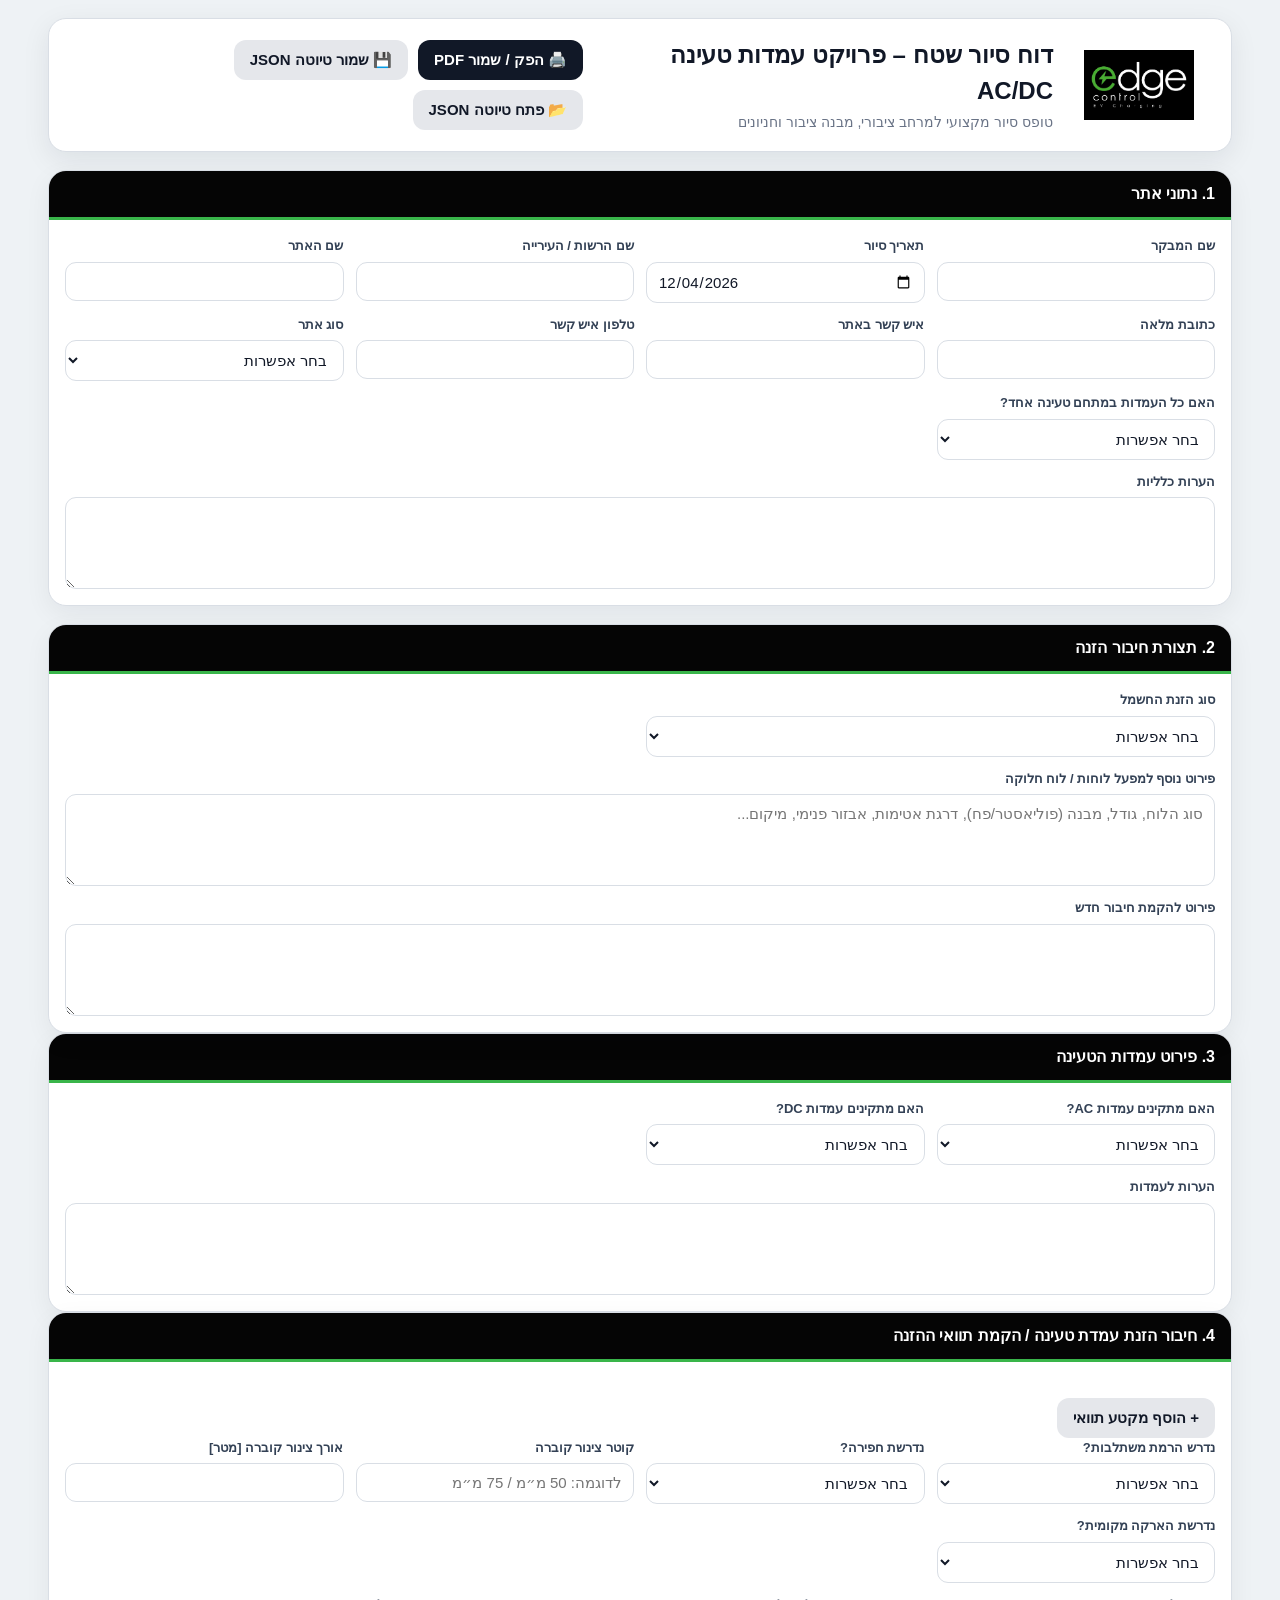
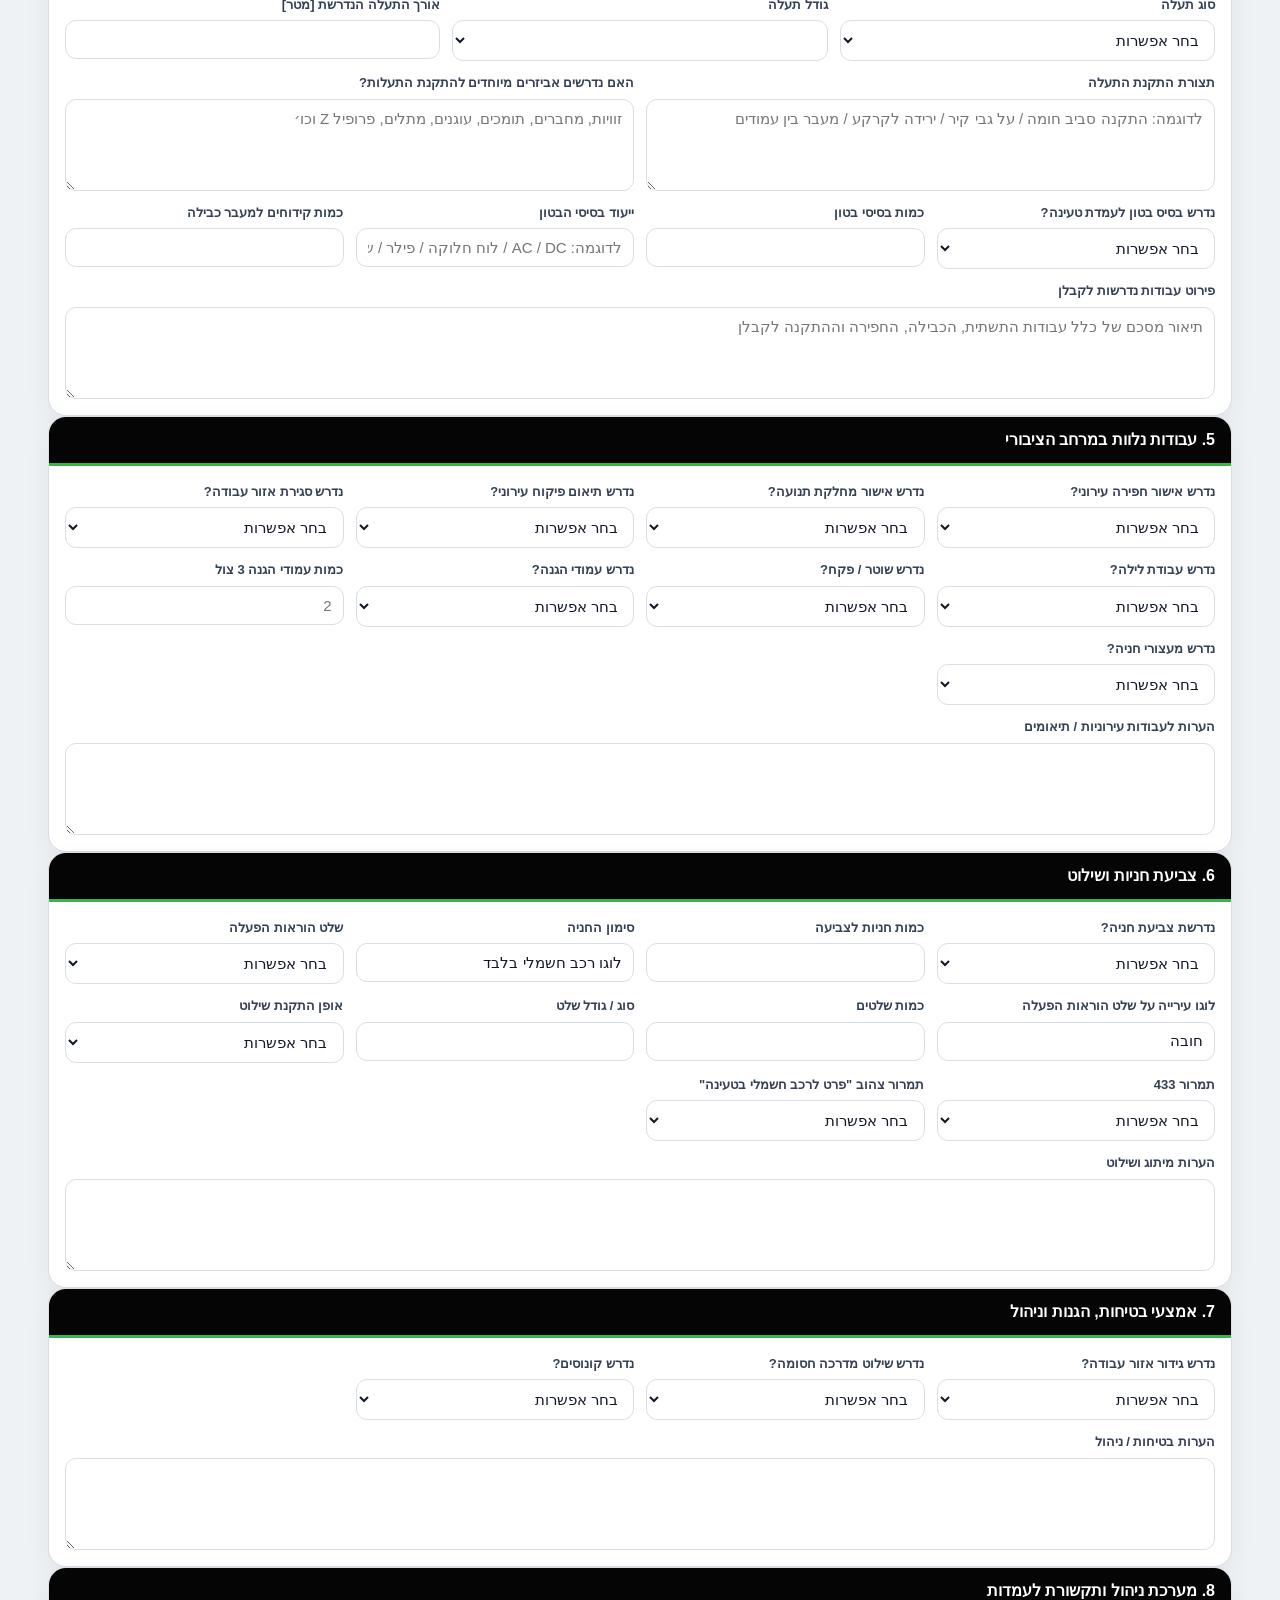
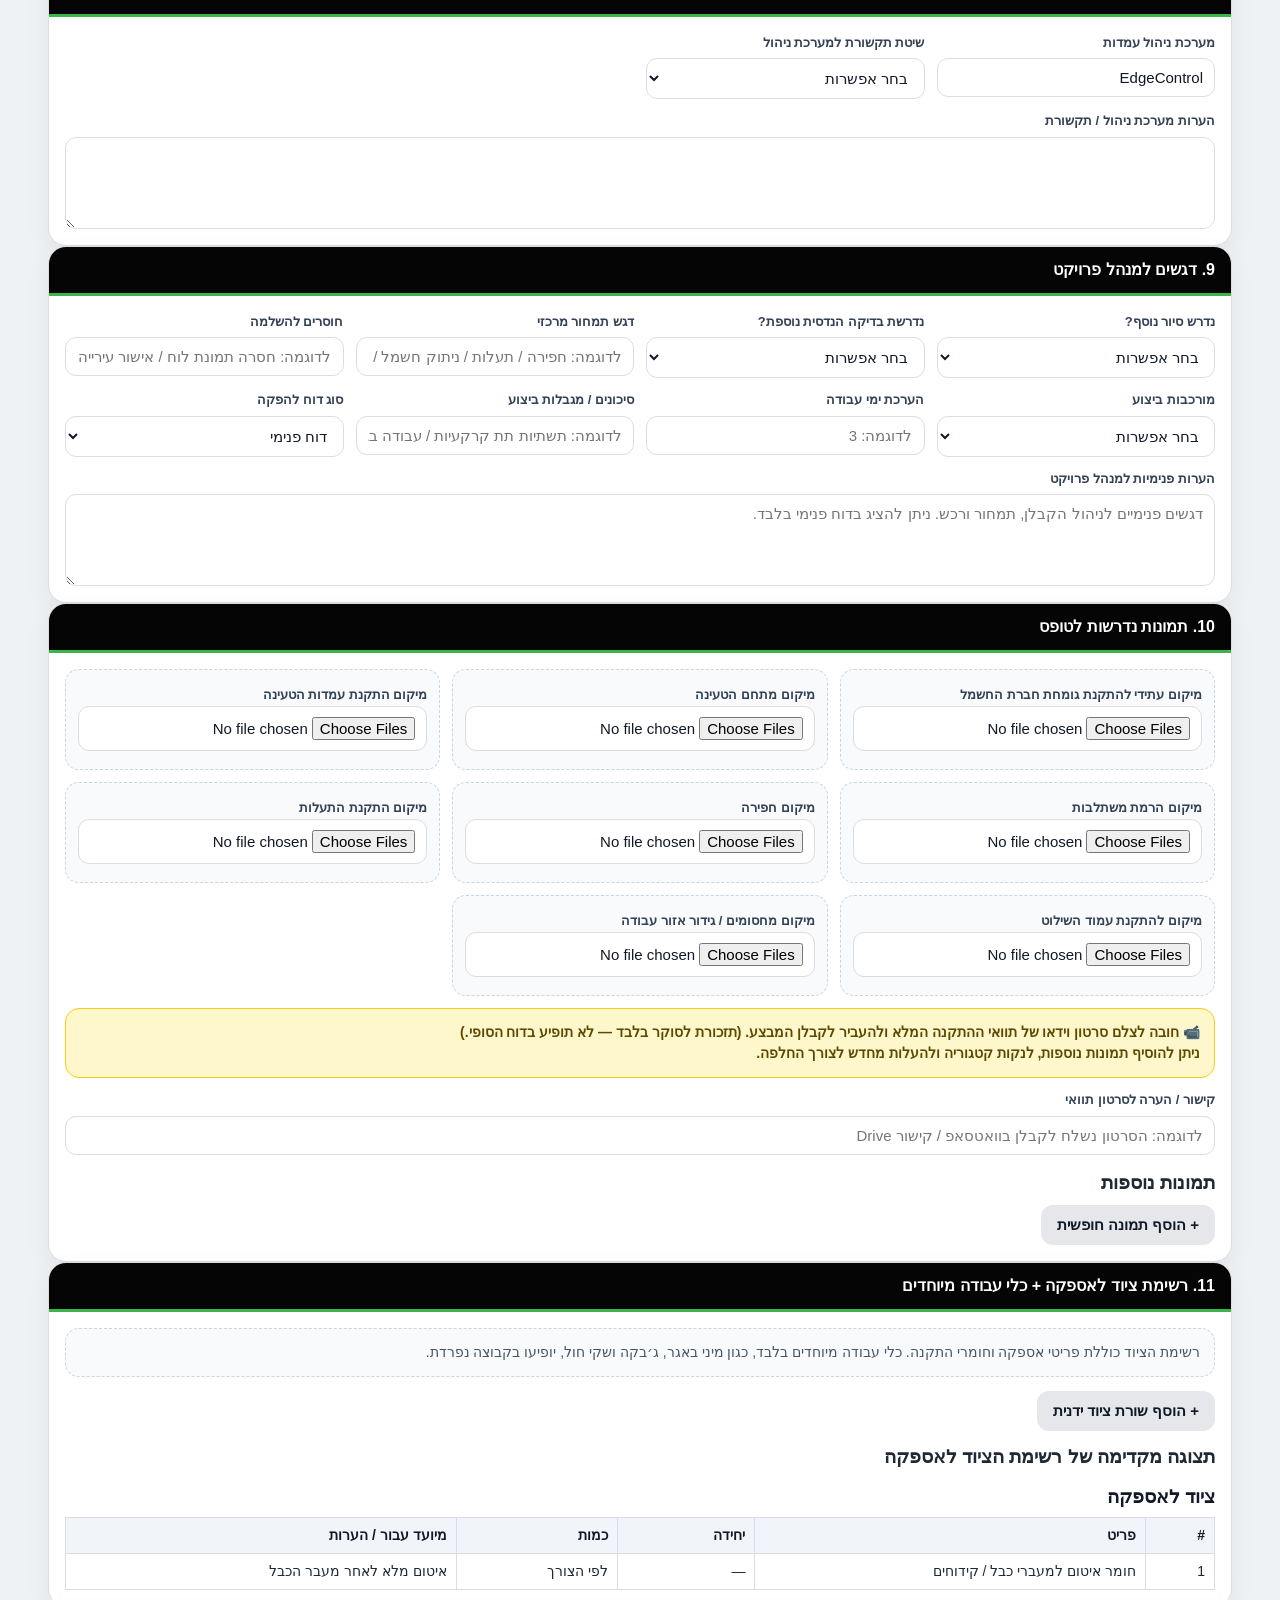
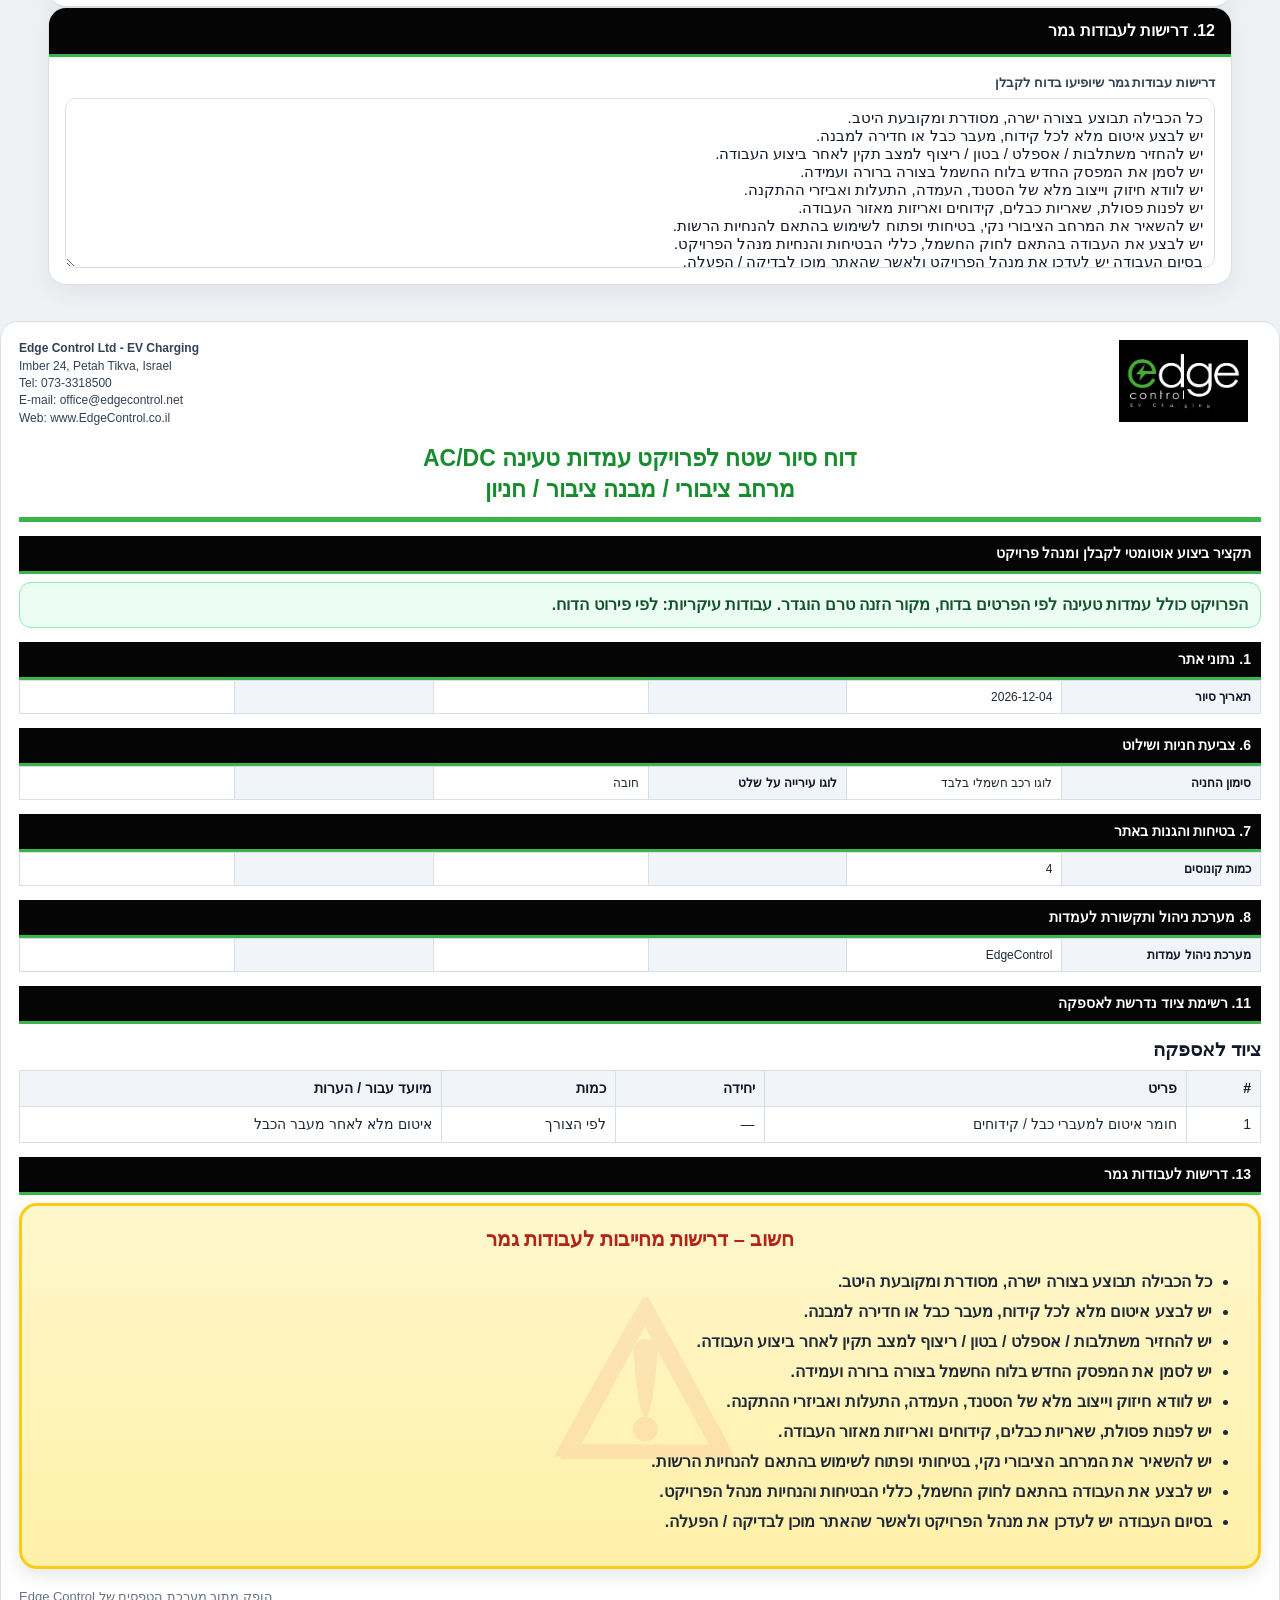
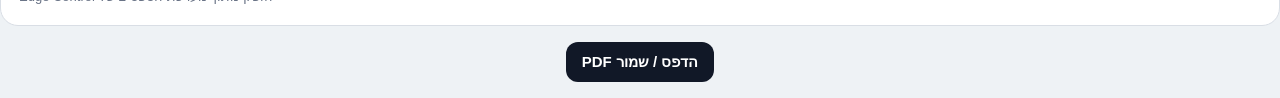
<file: municipal_ev_survey_report.html>
<!DOCTYPE html>
<html lang="he" dir="rtl">
<head>
  <meta charset="UTF-8" />
  <meta name="viewport" content="width=device-width, initial-scale=1.0, maximum-scale=1.0, user-scalable=no" />
  <title>Edge Control – דוח סיור שטח פרויקט עמדות טעינה AC/DC V3</title>

  <style>
    :root{
      --edge-green:#39b54a;
      --edge-dark:#050505;
      --edge-border:#d9dee5;
      --edge-text:#1f2933;
      --edge-muted:#697386;
      --danger:#b42318;
    }

    *{box-sizing:border-box}

    body{
      margin:0;
      font-family:Arial,"Heebo",sans-serif;
      background:#eef2f5;
      color:var(--edge-text);
      direction:rtl;
      line-height:1.5;
    }

    .app-shell{
      max-width:1220px;
      margin:0 auto;
      padding:18px;
    }

    .topbar{
      background:#fff;
      border:1px solid var(--edge-border);
      border-radius:18px;
      padding:18px 22px;
      display:flex;
      align-items:center;
      justify-content:space-between;
      gap:20px;
      box-shadow:0 8px 28px rgba(15,23,42,.08);
      margin-bottom:18px;
    }

    .brand{display:flex;align-items:center;gap:16px}
    .brand img{width:145px;max-height:70px;object-fit:contain;border-radius:10px}
    .brand h1{margin:0;font-size:24px;font-weight:900;color:#111827}
    .brand p{margin:3px 0 0;color:var(--edge-muted);font-size:14px}
    .actions{display:flex;flex-wrap:wrap;gap:10px;justify-content:flex-start}

    button{
      border:0;border-radius:12px;padding:11px 16px;font-size:15px;
      font-weight:800;cursor:pointer;font-family:inherit;
    }

    .btn-primary{background:var(--edge-green);color:white}
    .btn-secondary{background:#111827;color:white}
    .btn-light{background:#e5e7eb;color:#111827}
    .btn-danger{background:#fee4e2;color:var(--danger)}

    .layout{display:grid;grid-template-columns:1fr;gap:18px}
    .card{background:white;border:1px solid var(--edge-border);border-radius:18px;overflow:hidden;box-shadow:0 8px 26px rgba(15,23,42,.06)}
    .section-header{background:#050505;color:white;padding:11px 16px;font-weight:900;border-bottom:3px solid var(--edge-green);display:flex;align-items:center;justify-content:space-between;gap:10px}
    .section-body{padding:16px}
    .grid{display:grid;grid-template-columns:repeat(4,1fr);gap:12px}
    .grid-3{display:grid;grid-template-columns:repeat(3,1fr);gap:12px}
    .grid-2{display:grid;grid-template-columns:repeat(2,1fr);gap:12px}
    .field{display:flex;flex-direction:column;gap:6px}
    label{font-size:13px;font-weight:900;color:#334155}
    input,select,textarea{width:100%;border:1px solid var(--edge-border);background:#fff;border-radius:11px;padding:10px 11px;font-size:15px;font-family:inherit;color:#111827;outline:none}
    textarea{min-height:92px;resize:vertical}
    input:focus,select:focus,textarea:focus{border-color:var(--edge-green);box-shadow:0 0 0 3px rgba(57,181,74,.12)}
    .note-box{background:#f8fafc;border:1px dashed #cbd5e1;border-radius:14px;padding:13px 14px;color:#475569;font-size:14px}
    .manual-equipment-row{display:grid;grid-template-columns:2fr 1fr 1fr 2fr auto;gap:10px;align-items:end;margin-bottom:10px}
    .photo-grid{display:grid;grid-template-columns:repeat(3,1fr);gap:12px}
    .photo-box{border:1px dashed #cbd5e1;border-radius:14px;background:#f8fafc;padding:12px}
    .photo-box small{display:block;color:#697386;margin-top:4px;font-size:12px}

    .circuit-row{
      border:1px solid #d8dee6;
      border-radius:14px;
      padding:12px;
      margin-top:10px;
      background:#fbfdff;
    }
    .circuit-title{
      font-weight:900;
      color:#0f172a;
      margin-bottom:10px;
      border-bottom:1px solid #e5e7eb;
      padding-bottom:6px;
    }


    table{width:100%;border-collapse:collapse;background:#fff;font-size:14px}
    th{background:#f1f5f9;color:#111827;font-weight:900}
    th,td{border:1px solid #d8dee6;padding:7px 9px;vertical-align:top;text-align:right}

    .report{
      background:white;
      padding:18px;
      border-radius:18px;
      border:1px solid var(--edge-border);
      margin-top:18px;
    }

    .report-head{
      direction:ltr;
      display:grid;
      grid-template-columns:1fr 1fr;
      gap:18px;
      align-items:start;
      padding-bottom:8px;
      margin-bottom:0;
    }

    .company-details{
      text-align:left;
      direction:ltr;
      font-size:12px;
      line-height:1.45;
      color:#334155;
    }

    .report-logo-wrap{
      display:flex;
      justify-content:flex-end;
      align-items:flex-start;
    }

    .report-logo{
      width:155px;
      max-height:82px;
      object-fit:contain;
      display:block;
    }

    .report-title{
      text-align:center;
      color:#178c2f;
      font-size:23px;
      line-height:1.35;
      font-weight:900;
      padding:8px 0 12px;
      margin:0 0 14px;
      border-bottom:5px solid var(--edge-green);
    }

    .report-section-title{background:#050505;color:#fff;border-bottom:3px solid var(--edge-green);padding:7px 10px;font-weight:900;margin-top:14px;font-size:14px}
    .report-compact-table{table-layout:fixed;font-size:12px}
    .report-compact-table th{width:16%}

    .warning-finish-box{position:relative;background:linear-gradient(180deg,#fff7cc,#fff0a8);border:3px solid #facc15;border-radius:18px;padding:18px 22px;overflow:hidden;box-shadow:0 6px 18px rgba(0,0,0,.10);margin-top:8px}
    .warning-finish-box::before{content:"⚠";position:absolute;inset:0;display:flex;align-items:center;justify-content:center;font-size:210px;font-weight:900;color:rgba(220,38,38,.08);z-index:0;pointer-events:none}
    .warning-finish-box h3{position:relative;z-index:1;text-align:center;margin:0 0 8px;color:#b42318;font-size:20px;font-weight:900}
    .report-note{background:#fff7cc;border:1px solid #facc15;border-radius:8px;padding:8px 11px;margin:6px 0;font-weight:600;color:#5b4a00;line-height:1.6}
    .report-photo-cat{margin:12px 0;break-inside:avoid;page-break-inside:avoid}
    .report-photo-cap{font-weight:700;color:#178c2f;margin-bottom:6px;font-size:13px;text-align:center}
    .report-photos{display:flex;flex-wrap:wrap;gap:8px 10px;justify-content:center;align-items:flex-start;margin-top:4px}
    .report-photos img{width:9.0cm;height:6.8cm;object-fit:contain;background:#f6f6f6;border:1px solid #ddd;border-radius:6px;display:block;page-break-inside:avoid}
    .finish-list{position:relative;z-index:1;margin:0;padding:8px 24px 8px 8px;font-weight:800;color:#1f2937}
    .finish-list li{margin-bottom:6px}

    .hidden{display:none!important}
    .muted{color:var(--edge-muted);font-size:13px}

    .route-segment-row{border:1px solid #d8dee6;border-radius:14px;background:#fbfdff;padding:12px;margin:10px 0}
    .route-segment-title{font-weight:900;margin-bottom:8px;border-bottom:1px solid #e5e7eb;padding-bottom:6px;color:#0f172a}
    .validation-box{background:#fff7cc;border:2px solid #facc15;border-radius:14px;padding:12px;margin:12px 0;color:#5b4a00;font-weight:700}
    .pm-box{background:#ecfdf3;border:1px solid #86efac;border-radius:12px;padding:10px 12px;margin:8px 0;color:#14532d;font-weight:700}

    @media(max-width:900px){
      .topbar,.brand{flex-direction:column;align-items:flex-start}
      .grid,.grid-3,.grid-2,.photo-grid{grid-template-columns:1fr}
      .manual-equipment-row{grid-template-columns:1fr}
      .actions,button{width:100%}
    }

    @media print{
      @page{size:A4;margin:8mm}
      body{background:white;-webkit-print-color-adjust:exact;print-color-adjust:exact}
      .app-shell{max-width:none;padding:0}
      .topbar,.form-area,.no-print{display:none!important}
      .report{border:0;box-shadow:none;border-radius:0;padding:0;margin:0}
      .report-head{
        display:grid!important;
        grid-template-columns:1fr 1fr!important;
        direction:ltr!important;
        align-items:start!important;
      }
      .company-details{text-align:left!important;direction:ltr!important}
      .report-logo-wrap{justify-content:flex-end!important}
      .report-title{text-align:center!important}
      table{page-break-inside:auto;font-size:10.5px}
      th,td{padding:5px 6px}
      tr{page-break-inside:avoid;page-break-after:auto}
      .report-section-title{page-break-after:avoid;margin-top:10px}
      .warning-finish-box{page-break-inside:avoid}
      .report-photo-cat{page-break-inside:avoid}


      /* V3: print only the final report, never the editable form */
      body *{visibility:hidden!important}
      #report,#report *{visibility:visible!important}
      #report{display:block!important;position:absolute!important;inset:0 auto auto 0!important;width:100%!important;background:#fff!important}
      #reportContent{display:block!important}
      .card,.form-area,.topbar,.actions.no-print{display:none!important}
      table{break-inside:auto;page-break-inside:auto}
      thead{display:table-header-group}
      tr{break-inside:avoid;page-break-inside:avoid}
      .report-section-title{break-after:avoid;page-break-after:avoid}
      .report-section-title + table,
      .report-section-title + .report-compact-table,
      .report-section-title + .warning-finish-box{break-before:avoid;page-break-before:avoid}
    }
  </style>
</head>

<body>
  <div class="app-shell">

    <div class="topbar no-print">
      <div class="brand">
        <img src="assets/img/edge-logo.jpg" alt="Edge Control Logo">
        <div>
          <h1>דוח סיור שטח – פרויקט עמדות טעינה AC/DC</h1>
          <p>טופס סיור מקצועי למרחב ציבורי, מבנה ציבור וחניונים</p>
        </div>
      </div>

      <div class="actions">
        <button id="btnPrint" class="btn-secondary" type="button">🖨️ הפק / שמור PDF</button>
        <button id="btnSaveDraft" class="btn-light" type="button">💾 שמור טיוטה JSON</button>
        <button id="btnLoadDraft" class="btn-light" type="button">📂 פתח טיוטה JSON</button>
        <input id="draftFileInput" type="file" accept="application/json,.json" class="hidden">
      </div>
    </div>

    <div class="layout form-area">

      <section class="card">
        <div class="section-header"><span>1. נתוני אתר</span></div>
        <div class="section-body">
          <div class="grid">
            <div class="field"><label>שם המבקר</label><input id="visitorName"></div>
            <div class="field"><label>תאריך סיור</label><input id="visitDate" type="date"></div>
            <div class="field"><label>שם הרשות / העירייה</label><input id="municipalityName"></div>
            <div class="field"><label>שם האתר</label><input id="siteName"></div>
            <div class="field"><label>כתובת מלאה</label><input id="siteAddress"></div>
            <div class="field"><label>איש קשר באתר</label><input id="contactName"></div>
            <div class="field"><label>טלפון איש קשר</label><input id="contactPhone"></div>
            <div class="field">
              <label>סוג אתר</label>
              <select id="siteType">
                <option value="">בחר אפשרות</option>
                <option>חניון פתוח</option>
                <option>חניון תת קרקעי</option>
                <option>חניות רחוב / מדרכה</option>
                <option>מבנה ציבור</option>
                <option>חניון עירוני</option>
                <option>מרכז מסחרי</option>
                <option>תחנת דלק</option>
                <option>אחר</option>
              </select>
            </div>
            <div class="field"><label>האם כל העמדות במתחם טעינה אחד?</label><select id="singleChargingArea"><option value="">בחר אפשרות</option><option>כן</option><option>לא</option></select></div>
            <div class="field hidden" id="chargingAreaCountField"><label>כמה מתחמי טעינה קיימים באתר?</label><input id="chargingAreaCount" type="number" min="1" placeholder="לדוגמה: 2"></div>
          </div>
          <div class="field" style="margin-top:12px"><label>הערות כלליות</label><textarea id="generalNotes"></textarea></div>
        </div>
      </section>

      <section class="card">
        <div class="section-header"><span>2. תצורת חיבור הזנה</span></div>
        <div class="section-body">
          <div class="grid-2">
            <div class="field">
              <label>סוג הזנת החשמל</label>
              <select id="feedType">
                <option value="">בחר אפשרות</option>
                <option value="existing">הזנה מלוח חשמל קיים</option>
                <option value="new">הקמת חיבור חדש עם מונה חדש דרך חברת חשמל</option>
              </select>
            </div>
            <div class="field">
              <label>האם נדרשת הגדלת חיבור?</label>
              <select id="connectionUpgrade">
                <option value="">בחר אפשרות</option>
                <option>לא</option>
                <option>כן</option>
                <option>לא ידוע בשלב זה</option>
              </select>
            </div>
          </div>

          <div id="existingFeedFields" class="hidden" style="margin-top:12px">
            <div class="grid">
              <div class="field"><label>שם הלוח המזין</label><input id="panelName"></div>
              <div class="field"><label>מיקום הלוח</label><input id="panelLocation"></div>
              <div class="field"><label>גודל חיבור קיים</label><input id="existingConnection"></div>
              <div class="field"><label>סוג חיבור / שיטת הגנה</label><input id="earthingSystem" placeholder="TN-S / TN-C-S / אחר"></div>
              <div class="field"><label>אופן חיבור לעמדות</label><select id="existingConnectionPlan"><option value="">בחר אפשרות</option><option>קיים מפסק פנוי מתאים</option><option>נדרש מפסק חדש</option><option>נדרש לוח טעינה חדש</option></select></div>
              <div class="field"><label>קיים מקום פנוי בלוח?</label><select id="freeSpacePanel"><option value="">בחר אפשרות</option><option>כן</option><option>לא</option><option>נדרש בדיקה</option></select></div>
              <div class="field"><label>מרחק מהלוח לעמדות [מטר]</label><input id="distanceFromPanel" type="number"></div>
              <div class="field"><label>נדרש ניתוק חשמל?</label><select id="powerShutdown"><option value="">בחר אפשרות</option><option>כן</option><option>לא</option></select></div>
              <div class="field hidden"><label>נדרש מפסק ייעודי?</label><select id="dedicatedBreaker"><option value="">בחר אפשרות</option><option>כן</option><option>לא</option></select></div>
              <div class="field">
                <label>אופן חיבור כבל ההזנה בלוח</label>
                <select id="existingBoardCableConnection">
                  <option value="">בחר אפשרות</option>
                  <option>חיבור ישיר למפסק</option>
                  <option>חיבור באמצעות נעלי כבל</option>
                </select>
              </div>
              <div class="field"><label>מספר מעגל קיים / פנוי</label><input id="existingCircuitNumber" placeholder="לדוגמה: QF-12 / מעגל 7"></div>
              <div class="field"><label>קיים מפסק פנוי?</label><select id="spareBreakerExists"><option value="">בחר אפשרות</option><option>כן</option><option>לא</option></select></div>
              <div class="field"><label>סוג מפסק קיים / חדש</label><select id="existingBreakerType"><option value="">בחר אפשרות</option><option>מא״ז</option><option>מא״ז משולב פחת</option><option>ברייקר 3 פול</option><option>ברייקר 4 פול</option><option>ברייקר 4 פול משולב פחת</option><option>אחר</option></select></div>
              <div class="field"><label>גודל / זרם מפסק</label><input id="existingBreakerSize" placeholder="לדוגמה: 3×32A / 4×40A"></div>
              <div class="field"><label>כמות מפסקים חדשים / קיימים</label><input id="newBreakerQty" type="number" min="1" placeholder="לדוגמה: 1 / 2"></div>
              <div class="field"><label>נדרש פחת בטור?</label><select id="seriesRcdRequired"><option value="">בחר אפשרות</option><option>לא</option><option>כן</option><option>לפי סוג העמדה</option></select></div>
              <div class="field"><label>סוג פחת</label><select id="rcdType"><option value="">בחר אפשרות</option><option>Type A</option><option>Type B</option><option>משולב בעמדה</option><option>לא ידוע</option></select></div>
              <div class="field"><label>חיבור לפסי צבירה באמצעות</label><select id="existingBusbarConnectionMethod"><option value="">בחר אפשרות</option><option>לא רלוונטי</option><option>נעלי כבל</option><option>חיבור מהיר</option><option>אומגה</option></select></div>
              <div class="field"><label>האם נדרש להוסיף מהדקי פס דין בלוח קיים?</label><select id="existingDinTerminalRequired"><option value="">בחר אפשרות</option><option>לא</option><option>כן</option><option>קיימים בלוח</option></select></div>
              <div class="field"><label>כמות מהדקי פס דין להוספה</label><input id="existingDinTerminalQty" type="number"></div>
            </div>
            <div class="field" style="margin-top:12px"><label>הערות ללוח קיים</label><textarea id="existingFeedNotes"></textarea></div>
          </div>

          <div id="newFeedFields" class="hidden" style="margin-top:12px">
            <div class="grid">
              <div class="field"><label>מיקום מוצע לגומחת / פילר חברת החשמל</label><input id="newMeterLocation" placeholder="תיאור מיקום מוצע בשטח"></div>
              <div class="field"><label>גודל חיבור מבוקש מחברת חשמל</label><input id="requestedConnection" placeholder="לדוגמה: 3×80A / 3×160A / 3×400A"></div>
              <div class="field"><label>נדרש פילר / ארון מניה</label><select id="pillarRequired"><option value="">בחר אפשרות</option><option>כן</option><option>לא</option><option>לא ידוע</option></select></div>
              <div class="field"><label>נדרש הכנה לתשתית חח״י</label><select id="iecCivilPrep"><option value="">בחר אפשרות</option><option>כן</option><option>לא</option><option>לא ידוע</option></select></div>
              <div class="field"><label>מיקום מוצע ללוח חלוקה חדש</label><input id="newPanelLocation"></div>
              <div class="field"><label>סוג לוח חלוקה חדש</label><select id="newPanelBoardType"><option value="">בחר אפשרות</option><option>לוח פוליאסטר</option><option>לוח פח</option><option>לוח IP65 מוגן מים</option><option>אחר</option></select></div>
              <div class="field"><label>הלוח יותקן על גבי</label><select id="newPanelMount"><option value="">בחר אפשרות</option><option>קיר</option><option>גומחת בטון</option><option>בסיס בטון ייעודי</option></select></div>
              <div class="field"><label>סוג כבל נדרש מהמונה ללוח החלוקה</label><select id="meterToPanelCableType"><option value="">בחר אפשרות</option><option>N2XY נחושת</option><option>NA2XY אלומיניום</option><option>גידים חד-גידיים PVC</option><option>אחר</option></select></div>
              <div class="field"><label>שטח חתך כבל מהמונה ללוח</label><input id="meterToPanelCableSection" placeholder="לדוגמה: 4×70 / 5×16"></div>
              <div class="field"><label>אורך כבל מהמונה ללוח [מטר]</label><input id="meterToPanelCableLength" type="number"></div>
              <div class="field"><label>מספר יציאות / מעגלי טעינה בלוח</label><input id="panelOutgoingCircuits" type="number" placeholder="לפי כמות העמדות / התכנון"></div>
              <div class="field"><label>הערות למפעל לוחות</label><input id="panelFactoryNotes" placeholder="הערות מיוחדות לתכנון וייצור הלוח"></div>
            </div></div>
            <div class="field" style="margin-top:12px"><label>פירוט נוסף למפעל לוחות / לוח חלוקה</label><textarea id="dedicatedBoardDetails" placeholder="סוג הלוח, גודל, מבנה (פוליאסטר/פח), דרגת אטימות, אבזור פנימי, מיקום..."></textarea></div>
            <div class="field" style="margin-top:12px"><label>פירוט להקמת חיבור חדש</label><textarea id="newFeedNotes"></textarea></div>
          </div>
          <div id="boardFeedRouteFields" class="hidden" style="margin-top:12px">
            <div class="section-header" style="border-radius:14px 14px 0 0;margin-top:12px"><span>תוואי הזנה ללוח חלוקה חדש</span></div>
            <div class="section-body" style="border:1px solid var(--edge-border);border-top:0;border-radius:0 0 14px 14px;background:#fbfdff">
              <div class="grid">
                <div class="field"><label>מקור הזנה ללוח החלוקה החדש</label><input id="boardFeedSource" placeholder="לדוגמה: לוח ראשי / פילר חח״י / מונה חברת חשמל"></div>
                <div class="field"><label>יעד ההזנה</label><input id="boardFeedDestination" placeholder="לדוגמה: לוח חלוקה עמדות טעינה"></div>
                <div class="field"><label>סוג כבל הזנה ללוח החלוקה</label><select id="boardFeedCableType"><option value="">בחר אפשרות</option><option>N2XY נחושת</option><option>NA2XY אלומיניום</option><option>גידים חד-גידיים PVC</option><option>אחר</option></select></div>
                <div class="field"><label>שטח חתך כבל הזנה ללוח</label><input id="boardFeedCableSection" placeholder="לדוגמה: 5x16 / 4x70 / 3x35+16"></div>
                <div class="field"><label>אורך כבל הזנה ללוח [מטר]</label><input id="boardFeedCableLength" type="number" min="0"></div>
                <div class="field"><label>תוואי / סוג התקנה של כבל ההזנה</label><select id="boardFeedInstallMethod"><option value="">בחר אפשרות</option><option>בתעלת פח</option><option>בצינור קוברה באדמה</option><option>בצינור מרירון / על גבי קיר</option><option>בתשתית קיימת</option><option>שילוב תוואים</option><option>אחר</option></select></div>
                <div class="field"><label>אופן חיבור במקור ההזנה</label><select id="boardFeedSourceConnection"><option value="">בחר אפשרות</option><option>חיבור ישיר למפסק</option><option>נעלי כבל</option><option>מהדקי פס דין בלוח</option><option>חיבור לפסי צבירה</option><option>אחר</option></select></div>
                <div class="field"><label>אופן חיבור בלוח החלוקה החדש</label><select id="boardFeedDestinationConnection"><option value="">בחר אפשרות</option><option>חיבור ישיר למפסק ראשי</option><option>נעלי כבל</option><option>מהדקי פס דין בלוח</option><option>אחר</option></select></div>
              </div>
              <div class="field" style="margin-top:12px"><label>הערות לתוואי הזנת לוח החלוקה</label><textarea id="boardFeedRouteNotes" placeholder="לדוגמה: ירידה מהלוח לקיר, מעבר בתעלה קיימת, חפירה, קידוחים, מגבלות ביצוע וכו׳"></textarea></div>
            </div>
          </div>

        </div>
      </section>

      <section class="card">
        <div class="section-header"><span>3. פירוט עמדות הטעינה</span></div>
        <div class="section-body">
          <div class="grid">
            <div class="field"><label>האם מתקינים עמדות AC?</label><select id="hasAC"><option value="">בחר אפשרות</option><option>כן</option><option>לא</option></select></div>
            <div class="field ac-detail"><label>כמות עמדות AC</label><input id="acQty" type="number"></div>
            <div class="field ac-detail"><label>הספק עמדת AC [kW]</label><input id="acPower" type="number" placeholder="22"></div>
            <div class="field ac-detail"><label>תצורת AC</label><select id="acConnectorConfig"><option value="">בחר אפשרות</option><option>שקע אחד</option><option>כבל אחד</option><option>שני שקעים</option><option>שני כבלים</option></select></div>
            <div class="field ac-detail"><label>אופן התקנת AC</label><select id="acInstallType"><option value="">בחר אפשרות</option><option>התקנה על גבי קיר</option><option>התקנה על גבי סטנד ייעודי קיים</option><option>התקנה על גבי סטנד חדש</option><option>התקנה על גבי בסיס בטון</option></select></div>
            <div class="field hidden ac-detail" id="acStandTypeField"><label>סוג סטנד AC</label><select id="acStandType"><option value="">בחר אפשרות</option><option>סטנד בודד לכל עמדה</option><option>סטנד כפול לזוג עמדות</option></select></div>
            <div class="field ac-detail"><label>נדרש ניהול עומסים?</label><select id="loadManagement"><option value="">בחר אפשרות</option><option>כן</option><option>לא</option></select></div>
            <div class="field"><label>האם מתקינים עמדות DC?</label><select id="hasDC"><option value="">בחר אפשרות</option><option>לא</option><option>כן</option></select></div>
            <div class="field dc-detail"><label>כמות עמדות DC</label><input id="dcQty" type="number"></div>
            <div class="field dc-detail"><label>הספק עמדת DC [kW]</label><input id="dcPower" type="number" placeholder="60 / 120 / 180"></div>
            <div class="field dc-detail"><label>תצורת DC</label><select id="dcConnectorConfig"><option value="">בחר אפשרות</option><option>אקדח אחד</option><option>שני אקדחים</option></select></div>
            <div class="field dc-detail"><label>דגם עמדת DC</label><input id="dcModel"></div>
            <div class="field dc-detail"><label>סוג מחברי DC</label><input id="dcConnectorType" placeholder="CCS2"></div>
            <div class="field dc-detail"><label>אופן התקנת DC</label><select id="dcInstallType"><option value="">בחר אפשרות</option><option>התקנה על גבי קיר</option><option>התקנה על גבי סטנד ייעודי קיים</option><option>התקנה על גבי סטנד חדש</option><option>התקנה על גבי בסיס בטון</option></select></div>
            <div class="field hidden dc-detail" id="dcStandTypeField"><label>סוג סטנד DC</label><select id="dcStandType"><option value="">בחר אפשרות</option><option>סטנד בודד לכל עמדה</option><option>סטנד כפול לזוג עמדות</option></select></div>
            <div class="field hidden dc-detail" id="dcBaseTypeField"><label>בסיס בטון</label><select id="dcBaseType"><option value="">בחר אפשרות</option><option>בסיס בטון קיים</option><option>בסיס בטון חדש</option></select></div>
          </div>
          <div class="field" style="margin-top:12px"><label>הערות לעמדות</label><textarea id="chargerNotes"></textarea></div>
        </div>
      </section>

      <section class="card">
        <div class="section-header"><span>4. חיבור הזנת עמדת טעינה / הקמת תוואי ההזנה</span></div>
        <div class="section-body">
          <!-- V3.3: בוטל סט שדות כללי לכבל הזנה.
               פירוט כבל הזנה מוזן רק לפי עמדות הטעינה שנפתחו אוטומטית בהתאם לכמות AC/DC בסעיף 3.
               השדות הישנים נשארים מוסתרים לצורך תאימות לאחור עם טיוטות ישנות בלבד. -->
          <div class="grid hidden" aria-hidden="true">
            <div class="field"><label>סוג כבל הזנה</label><select id="cableType"><option value="">בחר אפשרות</option><option>N2XY נחושת</option><option>NA2XY אלומיניום</option><option>גידים חד-גידיים PVC</option><option>אחר</option></select></div>
            <div class="field"><label>שטח חתך כבל</label><input id="cableSection" placeholder="לדוגמה: 5×16 / 4×70"></div>
            <div class="field"><label>אורך כבל משוער [מטר]</label><input id="cableLength" type="number"></div>
          </div>

          <div id="chargerCircuitsContainer" style="margin-top:12px"></div>

          <div id="routeSegmentsContainer" style="margin-top:12px"></div>
          <button class="btn-light" id="btnAddRouteSegment" type="button" style="margin-top:8px">+ הוסף מקטע תוואי</button>

          <div class="grid">
            <div class="field hidden"><label>תצורת חיבור הכבל</label><select id="cableConnectionMethod"><option value="">בחר אפשרות</option><option>חיבור ישיר</option><option>חיבור באמצעות נעלי כבל</option></select></div>
            <div class="field hidden"><label>סוג תוואי עיקרי</label><select id="routeMainType"><option value="">בחר אפשרות</option><option>השחלה באדמה תחת משתלבות</option><option>חפירה באדמה</option><option>תעלות סביב</option><option>שילוב תעלות + תת קרקעי</option><option>שימוש בתשתית קיימת</option><option>אחר</option></select></div>
            <div class="field"><label>נדרש הרמת משתלבות?</label><select id="paversRequired"><option value="">בחר אפשרות</option><option>לא</option><option>כן</option></select></div>
            <div class="field hidden" id="paversLengthField"><label>אורך הרמת משתלבות [מטר]</label><input id="paversLength" type="number"></div>
            <div class="field"><label>נדרשת חפירה?</label><select id="diggingRequired"><option value="">בחר אפשרות</option><option>לא</option><option>כן</option></select></div>
            <div class="field hidden" id="miniDiggerRequiredField"><label>נדרש מיני באגר?</label><select id="miniDiggerRequired"><option value="">בחר אפשרות</option><option>לא</option><option>כן</option></select></div>
            <div class="field hidden" id="diggingLengthField"><label>אורך חפירה משוער [מטר]</label><input id="diggingLength" type="number"></div>
            <div class="field hidden" id="diggingSurfaceField"><label>סוג שטח חפירה</label><select id="diggingSurface"><option value="">בחר אפשרות</option><option>משתלבות</option><option>אספלט</option><option>בטון</option><option>אדמה</option><option>אחר</option></select></div>
            <div class="field"><label>קוטר צינור קוברה</label><input id="cobraDiameter" placeholder="לדוגמה: 50 מ״מ / 75 מ״מ"></div>
            <div class="field"><label>אורך צינור קוברה [מטר]</label><input id="cobraLength" type="number"></div>
          </div>

          <div class="grid" style="margin-top:12px">
            <div class="field hidden"><label>נדרש לספק גיד הארקה נפרד?</label><select id="separateGroundRequired"><option value="">בחר אפשרות</option><option>לא</option><option>כן</option></select></div>
            <div class="field hidden" id="groundWireTypeField"><label>סוג גיד הארקה</label><select id="groundWireType"><option value="">בחר אפשרות</option><option>PVC נחושת</option><option>חשוף נחושת</option></select></div>
            <div class="field hidden" id="groundWireSectionField"><label>שטח חתך גיד הארקה</label><input id="groundWireSection" placeholder="לדוגמה: 16 / 25 / 35 ממ״ר"></div>
            <div class="field hidden" id="groundWireLengthField"><label>אורך גיד הארקה [מטר]</label><input id="groundWireLength" type="number"></div>
            <div class="field hidden" id="groundWireConnectionField"><label>חיבור גיד הארקה</label><select id="groundWireConnection"><option value="">בחר אפשרות</option><option>חיבור ישיר</option><option>באמצעות נעלי כבל</option></select></div>
            <div class="field"><label>נדרש להאריק גוף מתכתי / סטנד עמדת AC?</label><select id="metalBodyGroundRequired"><option value="">בחר אפשרות</option><option>לא</option><option>כן</option></select></div>
            <div class="field hidden" id="metalBodyGroundTypeField"><label>סוג גיד להארקת גוף מתכתי</label><select id="metalBodyGroundType"><option value="">בחר אפשרות</option><option>PVC נחושת</option><option>חשוף נחושת</option></select></div>
            <div class="field hidden" id="metalBodyGroundSectionField"><label>שטח חתך גיד להארקת גוף מתכתי</label><input id="metalBodyGroundSection" placeholder="לדוגמה: 16 / 35 ממ״ר"></div>
            <div class="field hidden" id="metalBodyGroundLengthField"><label>אורך גיד להארקת גוף מתכתי [מטר]</label><input id="metalBodyGroundLength" type="number"></div>
            <div class="field"><label>נדרשת הארקה מקומית?</label><select id="localGroundRequired"><option value="">בחר אפשרות</option><option>לא</option><option>כן</option></select></div>
            <div class="field hidden" id="groundElectrodesQtyField"><label>כמות אלקטרודות הארקה</label><input id="groundElectrodesQty" type="number" min="0"></div>
            <div class="field hidden" id="groundLocationsQtyField"><label>כמה מיקומים של הארקה מקומית</label><input id="groundLocationsQty" type="number" min="0"></div>
          </div>

          <div class="grid-3" style="margin-top:12px">
            <div class="field">
              <label>סוג תעלה</label>
              <select id="trayType">
                <option value="">בחר אפשרות</option>
                <option>לא נדרש</option>
                <option>תעלת פח + מכסה</option>
                <option>תעלת פח מחורצת + מכסה</option>
                <option>תעלת רשת</option>
                <option>מלל חופשי</option>
              </select>
            </div>
            <div class="field" id="traySizeField"><label>גודל תעלה</label><select id="traySize"></select></div>
            <div class="field hidden" id="trayCustomField"><label>מלל חופשי לסוג / גודל תעלה</label><input id="trayCustomText"></div>
            <div class="field"><label>אורך התעלה הנדרשת [מטר]</label><input id="trayLength" type="number"></div>
          </div>

          <div class="grid-2" style="margin-top:12px">
            <div class="field"><label>תצורת התקנת התעלה</label><textarea id="trayInstallDescription" placeholder="לדוגמה: התקנה סביב חומה / על גבי קיר / ירידה לקרקע / מעבר בין עמודים"></textarea></div>
            <div class="field"><label>האם נדרשים אביזרים מיוחדים להתקנת התעלות?</label><textarea id="traySpecialAccessories" placeholder="זוויות, מחברים, תומכים, עוגנים, מתלים, פרופיל Z וכו׳"></textarea></div>
          </div>

          
          <div class="grid" style="margin-top:12px">
            <div class="field">
              <label>נדרש בסיס בטון לעמדת טעינה?</label>
              <select id="concreteBaseRequired">
                <option value="">בחר אפשרות</option>
                <option>לא</option>
                <option>כן</option>
              </select>
            </div>
            <div class="field"><label>כמות בסיסי בטון</label><input id="concreteBaseQty" type="number"></div>
            <div class="field"><label>ייעוד בסיסי הבטון</label><input id="concreteBasePurpose" placeholder="לדוגמה: AC / DC / לוח חלוקה / פילר / שילוט"></div>
            <div class="field"><label>כמות קידוחים למעבר כבילה</label><input id="drillingCount" type="number"></div>
          </div>

          <div class="field" style="margin-top:12px"><label>פירוט עבודות נדרשות לקבלן</label><textarea id="requiredWorks" placeholder="תיאור מסכם של כלל עבודות התשתית, הכבילה, החפירה וההתקנה לקבלן"></textarea></div>
        </div>
      </section>

      <section class="card">
        <div class="section-header"><span>5. עבודות נלוות במרחב הציבורי</span></div>
        <div class="section-body">
          <div class="grid">
            <div class="field"><label>נדרש אישור חפירה עירוני?</label><select id="permitDigging"><option value="">בחר אפשרות</option><option>כן</option><option>לא</option><option>לא ידוע</option></select></div>
            <div class="field"><label>נדרש אישור מחלקת תנועה?</label><select id="trafficPermit"><option value="">בחר אפשרות</option><option>כן</option><option>לא</option><option>לא ידוע</option></select></div>
            <div class="field"><label>נדרש תיאום פיקוח עירוני?</label><select id="municipalSupervision"><option value="">בחר אפשרות</option><option>כן</option><option>לא</option></select></div>
            <div class="field"><label>נדרש סגירת אזור עבודה?</label><select id="workAreaClosure"><option value="">בחר אפשרות</option><option>כן</option><option>לא</option></select></div>
            <div class="field"><label>נדרש עבודת לילה?</label><select id="nightWork"><option value="">בחר אפשרות</option><option>לא</option><option>כן</option></select></div>
            <div class="field"><label>נדרש שוטר / פקח?</label><select id="inspectorRequired"><option value="">בחר אפשרות</option><option>לא</option><option>כן</option><option>לא ידוע</option></select></div>
            <div class="field"><label>נדרש עמודי הגנה?</label><select id="protectionPosts"><option value="">בחר אפשרות</option><option>כן</option><option>לא</option></select></div>
            <div class="field"><label>כמות עמודי הגנה 3 צול</label><input id="protectionPostsQty" type="number" placeholder="2"></div>
            <div class="field"><label>נדרש מעצורי חניה?</label><select id="parkingStops"><option value="">בחר אפשרות</option><option>כן</option><option>לא</option></select></div>
            <div class="field hidden" id="parkingStopsQtyField"><label>כמות מעצורי חניה</label><input id="parkingStopsQty" type="number" min="0"></div>
          </div>
          <div class="field" style="margin-top:12px"><label>הערות לעבודות עירוניות / תיאומים</label><textarea id="municipalNotes"></textarea></div>
        </div>
      </section>

      <section class="card">
        <div class="section-header"><span>6. צביעת חניות ושילוט</span></div>
        <div class="section-body">
          <div class="grid">
            <div class="field"><label>נדרשת צביעת חניה?</label><select id="parkingPaint"><option value="">בחר אפשרות</option><option>כן</option><option>לא</option></select></div>
            <div class="field"><label>כמות חניות לצביעה</label><input id="parkingPaintQty" type="number"></div>
            <div class="field"><label>סימון החניה</label><input id="parkingMarking" value="לוגו רכב חשמלי בלבד"></div>
            <div class="field"><label>שלט הוראות הפעלה</label><select id="instructionSign"><option value="">בחר אפשרות</option><option>כן</option><option>לא</option></select></div>
            <div class="field"><label>לוגו עירייה על שלט הוראות הפעלה</label><input id="municipalLogoRequired" value="חובה"></div>
            <div class="field"><label>כמות שלטים</label><input id="signQty" type="number"></div>
            <div class="field"><label>סוג / גודל שלט</label><input id="signType"></div>
            <div class="field"><label>אופן התקנת שילוט</label><select id="signInstallMethod"><option value="">בחר אפשרות</option><option>על גבי עמוד 3 צול</option><option>על גבי קיר</option><option>על גבי עמוד קיים</option><option>אחר</option></select></div>
            <div class="field hidden" id="signPoleQtyField"><label>כמות עמודי 3 צול לשילוט</label><input id="signPoleQty" type="number" min="0"></div>
            <div class="field"><label>תמרור 433</label><select id="sign433Required"><option value="">בחר אפשרות</option><option>לא</option><option>כן</option></select></div>
            <div class="field hidden" id="sign433QtyField"><label>כמות תמרור 433</label><input id="sign433Qty" type="number" min="0"></div>
            <div class="field"><label>תמרור צהוב "פרט לרכב חשמלי בטעינה"</label><select id="yellowSignRequired"><option value="">בחר אפשרות</option><option>לא</option><option>כן</option></select></div>
            <div class="field hidden" id="yellowSignTypeField"><label>סוג תמרור צהוב</label><select id="yellowSignType"><option value="">בחר אפשרות</option><option>לחניה אחת</option><option>לשתי חניות</option></select></div>
            <div class="field hidden" id="yellowSignQtyField"><label>כמות תמרור צהוב</label><input id="yellowSignQty" type="number" min="0"></div>
          </div>
          <div class="field" style="margin-top:12px"><label>הערות מיתוג ושילוט</label><textarea id="signageNotes"></textarea></div>
        </div>
      </section>

      <section class="card">
        <div class="section-header"><span>7. אמצעי בטיחות, הגנות וניהול</span></div>
        <div class="section-body">
          <div class="grid">
            <div class="field hidden"><label>נדרש מפסק ראשי ייעודי?</label><select id="mainBreakerRequired"><option value="">בחר אפשרות</option><option>כן</option><option>לא</option></select></div>
            <div class="field hidden"><label>נדרש פחת / הגנה מתאימה?</label><select id="rcdRequired"><option value="">בחר אפשרות</option><option>כן</option><option>לא</option><option>לפי סוג העמדה</option></select></div>
            <div class="field hidden"><label>סוג הארקה</label><input id="groundingType"></div>
            <div class="field"><label>נדרש גידור אזור עבודה?</label><select id="workFence"><option value="">בחר אפשרות</option><option>כן</option><option>לא</option></select></div>
            <div class="field"><label>נדרש שילוט מדרכה חסומה?</label><select id="sidewalkBlockedSign"><option value="">בחר אפשרות</option><option>לא</option><option>כן</option></select></div>
            <div class="field"><label>נדרש קונוסים?</label><select id="conesRequired"><option value="">בחר אפשרות</option><option>לא</option><option>כן</option></select></div>
            <div class="field hidden" id="conesQtyField"><label>כמות קונוסים</label><input id="conesQty" type="number" min="0" value="4"></div>
            <div class="field hidden"><label>חיבור למערכת ניהול</label><select id="oldManagementConnection"><option value="">בחר אפשרות</option><option>סים סלולרי</option><option>רשת קווית</option><option>לא ידוע</option></select></div>
            <div class="field hidden"><label>קליטת סלולר באתר</label><select id="oldCellularReception"><option value="">בחר אפשרות</option><option>תקין</option><option>חלש</option><option>לא נבדק</option></select></div>
            <div class="field hidden"><label>מערכת ניהול</label><input id="oldManagementSystem" placeholder="Edge Control"></div>
          </div>
          <div class="field" style="margin-top:12px"><label>הערות בטיחות / ניהול</label><textarea id="safetyNotes"></textarea></div>
        </div>
      </section>

      <section class="card">
        <div class="section-header"><span>8. מערכת ניהול ותקשורת לעמדות</span></div>
        <div class="section-body">
          <div class="grid">
            <div class="field"><label>מערכת ניהול עמדות</label><input id="managementSystem" value="EdgeControl" placeholder="EdgeControl"></div>
            <div class="field"><label>שיטת תקשורת למערכת ניהול</label><select id="communicationMethod"><option value="">בחר אפשרות</option><option>סלולרית</option><option>WIFI</option><option>רשת קווית</option><option>לא ידוע</option></select></div>
            <div class="field hidden" id="simRequiredField"><label>נדרש לספק SIM DATA?</label><select id="simRequired"><option value="">בחר אפשרות</option><option>לא</option><option>כן</option></select></div>
            <div class="field hidden" id="wifiSsidField"><label>שם רשת WIFI</label><input id="wifiSsid"></div>
            <div class="field hidden" id="wifiPasswordField"><label>סיסמת WIFI</label><input id="wifiPassword"></div>
            <div class="field hidden"><label>קליטת סלולר באתר</label><select id="cellularReception"><option value="">בחר אפשרות</option><option>תקין</option><option>חלש</option><option>לא נבדק</option></select></div>
          </div>
          <div class="field" style="margin-top:12px"><label>הערות מערכת ניהול / תקשורת</label><textarea id="managementNotes"></textarea></div>
        </div>
      </section>

      <section class="card">
        <div class="section-header"><span>9. דגשים למנהל פרויקט</span></div>
        <div class="section-body">
          <div class="grid">
            <div class="field"><label>נדרש סיור נוסף?</label><select id="additionalSurveyRequired"><option value="">בחר אפשרות</option><option>לא</option><option>כן</option><option>לא ידוע</option></select></div>
            <div class="field"><label>נדרשת בדיקה הנדסית נוספת?</label><select id="engineeringCheckRequired"><option value="">בחר אפשרות</option><option>לא</option><option>כן</option><option>לא ידוע</option></select></div>
            <div class="field"><label>דגש תמחור מרכזי</label><input id="pricingFocus" placeholder="לדוגמה: חפירה / תעלות / ניתוק חשמל / קידוחים"></div>
            <div class="field"><label>חוסרים להשלמה</label><input id="missingInfo" placeholder="לדוגמה: חסרה תמונת לוח / אישור עירייה"></div>
            <div class="field"><label>מורכבות ביצוע</label><select id="executionComplexity"><option value="">בחר אפשרות</option><option>נמוכה</option><option>בינונית</option><option>גבוהה</option></select></div>
            <div class="field"><label>הערכת ימי עבודה</label><input id="estimatedWorkDays" type="number" min="0" step="1" placeholder="לדוגמה: 3"></div>
            <div class="field"><label>סיכונים / מגבלות ביצוע</label><input id="executionRisks" placeholder="לדוגמה: תשתיות תת קרקעיות / עבודה בגובה / מגבלת שעות"></div>
            <div class="field"><label>סוג דוח להפקה</label><select id="reportAudience"><option>דוח פנימי</option><option>דוח ללקוח</option></select></div>
          </div>
          <div class="field" style="margin-top:12px"><label>הערות פנימיות למנהל פרויקט</label><textarea id="pmNotes" placeholder="דגשים פנימיים לניהול הקבלן, תמחור ורכש. ניתן להציג בדוח פנימי בלבד."></textarea></div>
        </div>
      </section>

      <section class="card">
        <div class="section-header"><span>10. תמונות נדרשות לטופס</span></div>
        <div class="section-body">
          <div class="photo-grid">
            <div class="photo-box"><label>מיקום עתידי להתקנת גומחת חברת החשמל</label><input id="photoIecNicheLocation" type="file" accept="image/*"></div>
            <div class="photo-box"><label>מיקום מתחם הטעינה</label><input id="photoChargingArea" type="file" accept="image/*"></div>
            <div class="photo-box"><label>מיקום התקנת עמדות הטעינה</label><input id="photoChargerInstallLocation" type="file" accept="image/*"></div>
            <div class="photo-box"><label>מיקום הרמת משתלבות</label><input id="photoPavers" type="file" accept="image/*"></div>
            <div class="photo-box"><label>מיקום חפירה</label><input id="photoDigging" type="file" accept="image/*"></div>
            <div class="photo-box"><label>מיקום התקנת התעלות</label><input id="photoTray" type="file" accept="image/*"></div>
            <div class="photo-box"><label>מיקום להתקנת עמוד השילוט</label><input id="photoSignPoleLocation" type="file" accept="image/*"></div>
            <div class="photo-box"><label>מיקום מחסומים / גידור אזור עבודה</label><input id="photoBarriersLocation" type="file" accept="image/*"></div>
          </div>
          <div class="note-box" style="margin-top:12px;background:#fff7cc;border:1px solid #facc15;color:#5b4a00;font-weight:600">📹 חובה לצלם סרטון וידאו של תוואי ההתקנה המלא ולהעביר לקבלן המבצע. (תזכורת לסוקר בלבד — לא תופיע בדוח הסופי.)<br>ניתן להוסיף תמונות נוספות, לנקות קטגוריה ולהעלות מחדש לצורך החלפה.</div>
          <div class="field" style="margin-top:12px"><label>קישור / הערה לסרטון תוואי</label><input id="routeVideoNote" placeholder="לדוגמה: הסרטון נשלח לקבלן בוואטסאפ / קישור Drive"></div>
          <div style="margin-top:14px"><h3 style="margin:0 0 8px">תמונות נוספות</h3><div id="customPhotoRows"></div><button class="btn-light" id="btnAddCustomPhoto" type="button">+ הוסף תמונה חופשית</button></div>
        </div>
      </section>

      <section class="card">
        <div class="section-header"><span>11. רשימת ציוד לאספקה + כלי עבודה מיוחדים</span></div>
        <div class="section-body">
          <div class="note-box">רשימת הציוד כוללת פריטי אספקה וחומרי התקנה. כלי עבודה מיוחדים בלבד, כגון מיני באגר, ג׳בקה ושקי חול, יופיעו בקבוצה נפרדת.</div>
          <div id="manualEquipmentRows" style="margin-top:14px"></div>
          <button class="btn-light" id="btnAddEquipmentInline" type="button">+ הוסף שורת ציוד ידנית</button>
          <div style="margin-top:12px"><h3 style="margin:0 0 8px">תצוגה מקדימה של רשימת הציוד לאספקה</h3><div id="equipmentPreview"></div></div>
        </div>
      </section>

      <section class="card">
        <div class="section-header"><span>12. דרישות לעבודות גמר</span></div>
        <div class="section-body">
          <div class="field">
            <label>דרישות עבודות גמר שיופיעו בדוח לקבלן</label>
            <textarea id="finishRequirements" style="min-height:170px">כל הכבילה תבוצע בצורה ישרה, מסודרת ומקובעת היטב.
יש לבצע איטום מלא לכל קידוח, מעבר כבל או חדירה למבנה.
יש להחזיר משתלבות / אספלט / בטון / ריצוף למצב תקין לאחר ביצוע העבודה.
יש לסמן את המפסק החדש בלוח החשמל בצורה ברורה ועמידה.
יש לוודא חיזוק וייצוב מלא של הסטנד, העמדה, התעלות ואביזרי ההתקנה.
יש לפנות פסולת, שאריות כבלים, קידוחים ואריזות מאזור העבודה.
יש להשאיר את המרחב הציבורי נקי, בטיחותי ופתוח לשימוש בהתאם להנחיות הרשות.
יש לבצע את העבודה בהתאם לחוק החשמל, כללי הבטיחות והנחיות מנהל הפרויקט.
בסיום העבודה יש לעדכן את מנהל הפרויקט ולאשר שהאתר מוכן לבדיקה / הפעלה.</textarea>
          </div>
        </div>
      </section>

    </div>

    <section class="report" id="report">
      <div class="report-head">
        <div class="company-details">
          <strong>Edge Control Ltd - EV Charging</strong><br>
          Imber 24, Petah Tikva, Israel<br>
          Tel: 073-3318500<br>
          E-mail: office@edgecontrol.net<br>
          Web: www.EdgeControl.co.il
        </div>

        <div class="report-logo-wrap">
          <img class="report-logo" src="assets/img/edge-logo.jpg" alt="Edge Control Logo">
        </div>
      </div>

      <div class="report-title">
        דוח סיור שטח לפרויקט עמדות טעינה AC/DC<br>
        מרחב ציבורי / מבנה ציבור / חניון
      </div>

      <div id="reportContent"></div>

      <div id="clientDisclaimer" class="report-note hidden">דוח זה מבוסס על סיור שטח ראשוני ומיועד לצורכי תמחור, תכנון וביצוע. הכמויות והציוד יאומתו טרם ביצוע העבודה ובהתאם לתכנון החשמלי המאושר.</div>
      <div class="muted" style="margin-top:18px;text-align:left">הופק מתוך מערכת הטפסים של Edge Control</div>
    </section>

    <div class="actions no-print" style="margin:16px 0;justify-content:center">
      <button id="btnPrintBottom" class="btn-secondary" type="button">הדפס / שמור PDF</button>
    </div>

  </div>

  <script>
    function val(id){const el=document.getElementById(id);return el?(el.value||'').trim():''}
    function isFilled(v){return v!==undefined && v!==null && String(v).trim()!=='' && String(v).trim()!=='בחר אפשרות'}
    function escapeHtml(str){return String(str||'').replaceAll('&','&amp;').replaceAll('<','&lt;').replaceAll('>','&gt;').replaceAll('"','&quot;').replaceAll("'","&#039;")}
    function cleanSection(s){return String(s||'').replace(/[×xX* ]/g,'').replace(/[^0-9]/g,'') || String(s||'').trim()}
    function normalizeCableSection(s){
      let v = String(s||'').trim();
      if(!v) return '';
      v = v.replace(/[×*]/g,'x').replace(/\s+/g,'');
      return v;
    }
    function cableDisplay(){
      const type = val('cableType');
      const section = normalizeCableSection(val('cableSection'));
      if(type && section) return `כבל הזנה ${type} ${section}`;
      if(section) return `כבל הזנה ${section}`;
      if(type) return `כבל הזנה ${type}`;
      return '';
    }

    function parseCableCores(sectionText){
      let text = String(sectionText || '').trim();
      if(!text) return [];

      // 5x6 and 5*6 are equivalent. Also supports: 3x240 + 120 / 3*240+120
      text = text
        .replace(/[×X*]/g, 'x')
        .replace(/ממ"ר|ממ״ר|ממר|mm2|mm²/gi, '')
        .replace(/\s+/g, '');

      const parts = text.split('+').filter(Boolean);
      const result = [];

      parts.forEach(part => {
        const matchMulti = part.match(/^(\d+)x(\d+)$/);
        const matchSingle = part.match(/^(\d+)$/);

        if(matchMulti){
          result.push({
            qty: Number(matchMulti[1]),
            section: matchMulti[2]
          });
        } else if(matchSingle){
          result.push({
            qty: 1,
            section: matchSingle[1]
          });
        }
      });

      return result;
    }

    function cableLugsText(sectionText){
      const cores = parseCableCores(sectionText);
      if(!cores.length) return '';

      return cores.map(core => {
        return `${core.qty} נעלי כבל לגיד ${core.section} ממ״ר`;
      }).join(' + ');
    }

    function heatShrinkText(sectionText){
      const cores = parseCableCores(sectionText);
      if(!cores.length) return 'שרוול מתכווץ לנעלי כבל';

      return cores.map(core => {
        return `שרוול מתכווץ לנעלי כבל ${core.section} ממ״ר`;
      }).join(' + ');
    }

    function cableLugMaterial(cableType){
      const type = String(cableType || '');
      if(type.includes('NA2XY') || type.includes('אלומיניום')) return 'אלומיניום';
      if(type.includes('N2XY') || type.includes('נחושת') || type.includes('PVC')) return 'נחושת';
      return 'בהתאם לסוג הכבל';
    }

    function addCableLugsByCores(equipment, sectionText, cableType, contextText){
      const cores = parseCableCores(sectionText);
      const material = cableLugMaterial(cableType);

      if(!cores.length){
        addEquipment(
          equipment,
          `נעל כבל ${material}`,
          'לפי מבנה הכבל',
          contextText
        );
        return;
      }

      cores.forEach(core=>{
        addEquipment(
          equipment,
          `נעל כבל ${material} לגיד ${core.section} ממ״ר`,
          `${core.qty} יח׳`,
          contextText
        );
      });
    }

    function addHeatShrinkByCores(equipment, sectionText, contextText){
      const cores = parseCableCores(sectionText);
      if(!cores.length){
        addEquipment(equipment,'שרוול מתכווץ לנעלי כבל','1 סט',contextText);
        return;
      }

      cores.forEach(core=>{
        addEquipment(
          equipment,
          `שרוול מתכווץ לנעלי כבל ${core.section} ממ״ר`,
          '1 סט',
          contextText
        );
      });
    }

    function mergeEquipmentItems(items){
      const map = new Map();
      const result = [];

      function parseQty(qty){
        const q = String(qty || '').trim();
        const unitMatch = q.match(/^(\d+(?:\.\d+)?)\s*יח/);
        const meterMatch = q.match(/^(\d+(?:\.\d+)?)\s*(?:מטר|מ׳|מ')/);
        const setMatch = q.match(/^(\d+(?:\.\d+)?)\s*סט/);

        if(unitMatch) return {num:Number(unitMatch[1]), unit:'יח׳'};
        if(meterMatch) return {num:Number(meterMatch[1]), unit:'מטר'};
        if(setMatch) return {num:Number(setMatch[1]), unit:'סט'};
        return null;
      }

      function formatQty(parsed){
        if(!parsed) return '';
        return `${parsed.num % 1 === 0 ? parsed.num.toFixed(0) : parsed.num} ${parsed.unit}`;
      }

      items.forEach(item=>{
        const cleanItem = String(item.item || '').replace(/\s+/g,' ').trim();
        if(!cleanItem) return;

        const key = `${cleanItem}__${item.source}`;
        const qtyParsed = parseQty(item.qty);

        if(map.has(key)){
          const existing = map.get(key);
          const existingParsed = parseQty(existing.qty);

          if(qtyParsed && existingParsed && qtyParsed.unit === existingParsed.unit){
            existing.qty = formatQty({num:existingParsed.num + qtyParsed.num, unit:existingParsed.unit});
          } else if(item.qty && item.qty !== existing.qty){
            const qtySet = new Set(
              String(existing.qty || '')
                .split(' + ')
                .map(x=>x.trim())
                .filter(Boolean)
            );
            qtySet.add(item.qty);
            existing.qty = Array.from(qtySet).join(' + ');
          }

          const notes = new Set(
            String(existing.notes || '')
              .split(' | ')
              .map(x=>x.trim())
              .filter(Boolean)
          );

          String(item.notes || '')
            .split(' | ')
            .map(x=>x.trim())
            .filter(Boolean)
            .forEach(x=>notes.add(x));

          existing.notes = Array.from(notes).join(' | ');
        } else {
          const copy = {...item, item:cleanItem};
          map.set(key, copy);
          result.push(copy);
        }
      });

      return result;
    }

    function addCableLugsEquipment(equipment, contextText){
      addCableLugsByCores(equipment, val('cableSection'), val('cableType'), contextText);
    }

    
    function getCircuitCount(){
      const circuits = [];
      const acQty = Number(val('acQty')) || 0;
      const dcQty = Number(val('dcQty')) || 0;

      if(val('hasAC') === 'כן'){
        for(let i=1;i<=acQty;i++){
          circuits.push({type:'AC', index:i, defaultPower:val('acPower')});
        }
      }

      if(val('hasDC') === 'כן'){
        for(let i=1;i<=dcQty;i++){
          circuits.push({type:'DC', index:i, defaultPower:val('dcPower')});
        }
      }

      return circuits;
    }

    function circuitId(circuit, field){
      return `circuit_${circuit.type}_${circuit.index}_${field}`;
    }

    function isAluminumCableType(type){
      return String(type || '').includes('NA2XY') || String(type || '').includes('אלומיניום');
    }

    function circuitGroundSummary(c){
      const required = c.separateGroundRequired === 'כן' || isAluminumCableType(c.cableType);
      if(!required) return '';
      const parts = [];
      parts.push('נדרש גיד הארקה נחושת נפרד');
      if(c.groundWireType) parts.push(c.groundWireType);
      if(c.groundWireSection) parts.push(`${c.groundWireSection} ממ״ר`);
      if(c.groundWireLength) parts.push(`${c.groundWireLength} מטר`);
      if(c.groundWireConnection) parts.push(`חיבור: ${c.groundWireConnection}`);
      if(isAluminumCableType(c.cableType)) parts.push('חובה עקב כבל אלומיניום');
      return parts.filter(Boolean).join(' | ');
    }

    function updateCircuitGroundFields(){
      getCircuitCount().forEach(circuit=>{
        const typeEl = document.getElementById(circuitId(circuit,'cableType'));
        const requiredEl = document.getElementById(circuitId(circuit,'separateGroundRequired'));
        if(!typeEl || !requiredEl) return;

        const aluminum = isAluminumCableType(typeEl.value);
        if(aluminum){
          requiredEl.value = 'כן';
          requiredEl.title = 'בכבל אלומיניום גיד ההארקה מסופק בנפרד כנחושת';
        } else {
          requiredEl.title = '';
        }

        const show = requiredEl.value === 'כן' || aluminum;
        ['groundWireType','groundWireSection','groundWireLength','groundWireConnection'].forEach(field=>{
          const wrap = fieldWrap(circuitId(circuit,field));
          if(wrap) wrap.classList.toggle('hidden', !show);
        });

        const groundTypeEl = document.getElementById(circuitId(circuit,'groundWireType'));
        if(show && groundTypeEl && !groundTypeEl.value) groundTypeEl.value = 'PVC נחושת';

        const groundLengthEl = document.getElementById(circuitId(circuit,'groundWireLength'));
        const cableLengthEl = document.getElementById(circuitId(circuit,'cableLength'));
        if(show && groundLengthEl && cableLengthEl && !groundLengthEl.value && cableLengthEl.value){
          groundLengthEl.value = cableLengthEl.value;
        }
      });
    }

    function renderChargerCircuits(){
      const container = document.getElementById('chargerCircuitsContainer');
      if(!container) return;

      const previousValues = {};
      container.querySelectorAll('input,select,textarea').forEach(el=>{
        previousValues[el.id] = el.value;
      });

      const circuits = getCircuitCount();
      if(!circuits.length){
        container.innerHTML = '';
        return;
      }

      container.innerHTML = circuits.map(circuit=>{
        const title = `עמדת ${circuit.type} מספר ${circuit.index}`;
        return `
          <div class="circuit-row">
            <div class="circuit-title">${title}</div>
            <div class="grid">
              <div class="field">
                <label>סוג כבל הזנה</label>
                <select id="${circuitId(circuit,'cableType')}">
                  <option value="">בחר אפשרות</option>
                  <option>N2XY נחושת</option>
                  <option>NA2XY אלומיניום</option>
                  <option>גידים חד-גידיים PVC</option>
                  <option>אחר</option>
                </select>
              </div>
              <div class="field">
                <label>שטח חתך כבל</label>
                <input id="${circuitId(circuit,'cableSection')}" placeholder="לדוגמה: 5x6 / 3x240+120">
              </div>
              <div class="field">
                <label>אורך כבל נדרש [מטר]</label>
                <input id="${circuitId(circuit,'cableLength')}" type="number">
              </div>
              <div class="field">
                <label>נדרש גיד הארקה נחושת נפרד להזנת העמדה?</label>
                <select id="${circuitId(circuit,'separateGroundRequired')}">
                  <option value="">בחר אפשרות</option>
                  <option>לא</option>
                  <option>כן</option>
                </select>
              </div>
              <div class="field hidden">
                <label>סוג גיד הארקה להזנת העמדה</label>
                <select id="${circuitId(circuit,'groundWireType')}">
                  <option value="">בחר אפשרות</option>
                  <option>PVC נחושת</option>
                  <option>חשוף נחושת</option>
                </select>
              </div>
              <div class="field hidden">
                <label>שטח חתך גיד הארקה להזנת העמדה</label>
                <input id="${circuitId(circuit,'groundWireSection')}" placeholder="לדוגמה: 16 / 25 / 35 ממ״ר">
              </div>
              <div class="field hidden">
                <label>אורך גיד הארקה להזנת העמדה [מטר]</label>
                <input id="${circuitId(circuit,'groundWireLength')}" type="number">
              </div>
              <div class="field hidden">
                <label>חיבור גיד הארקה להזנת העמדה</label>
                <select id="${circuitId(circuit,'groundWireConnection')}">
                  <option value="">בחר אפשרות</option>
                  <option>חיבור ישיר</option>
                  <option>באמצעות נעלי כבל</option>
                </select>
              </div>
              <div class="field">
                <label>חיבור כבל הזנה בעמדת הטעינה באמצעות</label>
                <select id="${circuitId(circuit,'chargerConnection')}">
                  <option value="">בחר אפשרות</option>
                  <option>מחבר מהיר</option>
                  <option>נעלי כבל</option>
                </select>
              </div>
              <div class="field">
                <label>חיבור כבל הזנה למפסק המזין בלוח באמצעות</label>
                <select id="${circuitId(circuit,'boardConnection')}">
                  <option value="">בחר אפשרות</option>
                  <option>חיבור מהיר ישיר למפסק</option>
                  <option>נעלי כבל</option>
                  <option>חיבור למהדקי פס דין בלוח</option>
                </select>
              </div>
              <div class="field">
                <label>הערות למעגל הזנה</label>
                <input id="${circuitId(circuit,'notes')}" placeholder="לדוגמה: תוואי מיוחד / כבל נוסף / הערת התקנה">
              </div>
            </div>
          </div>
        `;
      }).join('');

      container.querySelectorAll('input,select,textarea').forEach(el=>{
        if(previousValues[el.id] !== undefined) el.value = previousValues[el.id];
        el.addEventListener('input', ()=>{updateCircuitGroundFields(); generateReport();});
        el.addEventListener('change', ()=>{updateCircuitGroundFields(); generateReport();});
      });
      updateCircuitGroundFields();
    }

    function getCircuitData(){
      return getCircuitCount().map(circuit=>{
        return {
          title:`עמדת ${circuit.type} מספר ${circuit.index}`,
          type:circuit.type,
          index:circuit.index,
          cableType:val(circuitId(circuit,'cableType')),
          cableSection:val(circuitId(circuit,'cableSection')),
          cableLength:val(circuitId(circuit,'cableLength')),
          separateGroundRequired:val(circuitId(circuit,'separateGroundRequired')),
          groundWireType:val(circuitId(circuit,'groundWireType')),
          groundWireSection:val(circuitId(circuit,'groundWireSection')),
          groundWireLength:val(circuitId(circuit,'groundWireLength')),
          groundWireConnection:val(circuitId(circuit,'groundWireConnection')),
          chargerConnection:val(circuitId(circuit,'chargerConnection')),
          boardConnection:val(circuitId(circuit,'boardConnection')),
          notes:val(circuitId(circuit,'notes'))
        };
      }).filter(c=>isFilled(c.cableType)||isFilled(c.cableSection)||isFilled(c.cableLength)||isFilled(c.separateGroundRequired)||isFilled(c.groundWireType)||isFilled(c.groundWireSection)||isFilled(c.groundWireLength)||isFilled(c.groundWireConnection)||isFilled(c.chargerConnection)||isFilled(c.boardConnection)||isFilled(c.notes));
    }

    function circuitCableDisplay(c){
      const type = c.cableType || '';
      const section = normalizeCableSection(c.cableSection || '');
      if(type && section) return `${type} ${section}`;
      if(section) return section;
      if(type) return type;
      return '';
    }

    function needsNewDistributionBoard(){
      return val('feedType')==='new' || (val('feedType')==='existing' && val('existingConnectionPlan')==='נדרש לוח טעינה חדש');
    }

    function boardFeedCableDisplay(){
      const type = val('boardFeedCableType') || (val('feedType')==='new' ? val('meterToPanelCableType') : '');
      const section = normalizeCableSection(val('boardFeedCableSection') || (val('feedType')==='new' ? val('meterToPanelCableSection') : ''));
      if(type && section) return `${type} ${section}`;
      if(section) return section;
      if(type) return type;
      return '';
    }

    function updateFeedFields(){
      const type=val('feedType');
      document.getElementById('existingFeedFields').classList.toggle('hidden',type!=='existing');
      document.getElementById('newFeedFields').classList.toggle('hidden',type!=='new');
    }

    function updateDcBase(){
      const f=document.getElementById('dcBaseTypeField');
      if(f) f.classList.toggle('hidden', val('dcInstallType')!=='התקנה על גבי בסיס בטון');
    }


    function fieldWrap(id){ const el=document.getElementById(id); return el ? el.closest('.field') : null; }
    function setFieldVisible(id, show){ const w=fieldWrap(id); if(w) w.classList.toggle('hidden', !show); }
    function updateDynamicVisibility(){
      const isNewFeed = val('feedType') === 'new';
      const isExistingFeed = val('feedType') === 'existing';
      setFieldVisible('connectionUpgrade', !isNewFeed);
      // חיבור חדש מחח״י: שאלות שאינן רלוונטיות מוסתרות כדי לא להאריך את הסיור.
      ['iecCoordination','newPanelChargerBreaker','busbarConnectionMethod','dinTerminalRequired','dinTerminalQty'].forEach(id=>setFieldVisible(id,false));
      setFieldVisible('newMeterLocation', false);
      // סטנדים: שאלה נפתחת רק אם נבחר סטנד.
      const acStand = val('acInstallType').includes('סטנד');
      const dcStand = val('dcInstallType').includes('סטנד');
      document.getElementById('acStandTypeField')?.classList.toggle('hidden', !acStand);
      document.getElementById('dcStandTypeField')?.classList.toggle('hidden', !dcStand);
      // גיד הארקה להזנת עמדה מטופל בתוך שורת כבל ההזנה של כל עמדה.
      updateCircuitGroundFields();
      ['separateGroundRequired','groundWireType','groundWireSection','groundWireLength','groundWireConnection'].forEach(id=>setFieldVisible(id, false));
      // הארקת גופים מתכתיים – מוצגת רק כשיש גוף מתכתי רלוונטי או שכבר סומן צורך בהארקה.
      const routeHasMetal = getRouteSegments().some(seg=>['תעלת רשת','תעלת פח סגורה','תעלת פח מחורצת'].includes(seg.type));
      const metalRelevant = routeHasMetal || String(val('trayType')).includes('תעלת') || String(val('acInstallType')).includes('סטנד') || String(val('dcInstallType')).includes('סטנד') || val('metalBodyGroundRequired')==='כן';
      setFieldVisible('metalBodyGroundRequired', metalRelevant);
      const metalGround = metalRelevant && val('metalBodyGroundRequired') === 'כן';
      ['metalBodyGroundTypeField','metalBodyGroundSectionField','metalBodyGroundLengthField'].forEach(id=>document.getElementById(id)?.classList.toggle('hidden', !metalGround));
      // הארקה מקומית.
      const localGround = val('localGroundRequired') === 'כן';
      ['groundElectrodesQtyField','groundLocationsQtyField'].forEach(id=>document.getElementById(id)?.classList.toggle('hidden', !localGround));
      // גומחת מונה בסעיף 4 לא רלוונטית – חיבור חדש מטופל בסעיף 2 ובתמונות.
      ['meterNicheRequired','meterNicheLocation'].forEach(id=>setFieldVisible(id,false));
      // מעצורי חניה.
      document.getElementById('parkingStopsQtyField')?.classList.toggle('hidden', val('parkingStops')!=='כן');
      // שילוט.
      document.getElementById('signPoleQtyField')?.classList.toggle('hidden', val('signInstallMethod')!=='על גבי עמוד 3 צול');
      document.getElementById('sign433QtyField')?.classList.toggle('hidden', val('sign433Required')!=='כן');
      const yellow = val('yellowSignRequired') === 'כן';
      document.getElementById('yellowSignTypeField')?.classList.toggle('hidden', !yellow);
      document.getElementById('yellowSignQtyField')?.classList.toggle('hidden', !yellow);
      // מערכת ניהול ותקשורת.
      document.getElementById('simRequiredField')?.classList.toggle('hidden', val('communicationMethod')!=='סלולרית');
      const wifi = val('communicationMethod') === 'WIFI';
      document.getElementById('wifiSsidField')?.classList.toggle('hidden', !wifi);
      document.getElementById('wifiPasswordField')?.classList.toggle('hidden', !wifi);
      // מספר מתחמי טעינה.
      document.getElementById('chargingAreaCountField')?.classList.toggle('hidden', val('singleChargingArea')!=='לא');
    }

    function updateTrayOptions(){
      const trayType=val('trayType');
      const traySize=document.getElementById('traySize');
      const sizeField=document.getElementById('traySizeField');
      const customField=document.getElementById('trayCustomField');
      const previousSize = traySize.value;

      traySize.innerHTML='';
      customField.classList.add('hidden');
      sizeField.classList.remove('hidden');

      let options=[];
      if(trayType==='תעלת פח + מכסה'||trayType==='תעלת פח מחורצת + מכסה'){
        options=['בחר אפשרות','60 מ״מ','100 מ״מ','200 מ״מ','300 מ״מ','400 מ״מ','אחר'];
      }else if(trayType==='תעלת רשת'){
        options=['בחר אפשרות','60 מ״מ','100 מ״מ','200 מ״מ','300 מ״מ','400 מ״מ','אחר'];
      }else if(trayType==='מלל חופשי'){
        sizeField.classList.add('hidden');
        customField.classList.remove('hidden');
      }else{
        options=[''];
      }

      options.forEach(opt=>{
        const option=document.createElement('option');
        option.value=opt==='בחר אפשרות'?'':opt;
        option.textContent=opt;
        traySize.appendChild(option);
      });

      if([...traySize.options].some(o=>o.value===previousSize)){
        traySize.value = previousSize;
      }

      if(val('traySize')==='אחר') customField.classList.remove('hidden');
    }

    function addManualEquipmentRow(item='',qty='',notes=''){
      const wrap=document.getElementById('manualEquipmentRows');
      const row=document.createElement('div');
      row.className='manual-equipment-row';
      row.innerHTML=`
        <div class="field"><label>פריט ציוד</label><input class="manual-item" value="${escapeHtml(item)}" placeholder="לדוגמה: קופסת חיבורים / תושבת / מתאם מיוחד"></div>
        <div class="field"><label>יחידה</label><input class="manual-unit" value="" placeholder="יח׳ / מטר / סט"></div>
        <div class="field"><label>כמות</label><input class="manual-qty" value="${escapeHtml(qty)}" placeholder="לדוגמה: 1 / 10"></div>
        <div class="field"><label>הערות</label><input class="manual-notes" value="${escapeHtml(notes)}" placeholder="הערה לקבלן"></div>
        <button type="button" class="btn-danger">מחק</button>`;
      wrap.appendChild(row);
      row.querySelector('button').addEventListener('click',()=>{row.remove();generateReport()});
      row.querySelectorAll('input').forEach(input=>input.addEventListener('input',generateReport));
      generateReport();
    }

    function getManualEquipment(){
      return [...document.querySelectorAll('.manual-equipment-row')].map(row=>({
        item:row.querySelector('.manual-item').value.trim(),
        qty:(row.querySelector('.manual-unit')?.value.trim()?`${row.querySelector('.manual-qty').value.trim()} ${row.querySelector('.manual-unit').value.trim()}`:row.querySelector('.manual-qty').value.trim()),
        notes:row.querySelector('.manual-notes').value.trim(),
        source:'ידני'
      })).filter(x=>isFilled(x.item)||isFilled(x.qty)||isFilled(x.notes));
    }

    function addEquipment(arr,item,qty,notes,source='אוטומטי'){
      if(isFilled(item)||isFilled(qty)||isFilled(notes)) arr.push({item,qty,notes,source});
    }

    function kw(v){ v=String(v||'').replace(/kw/ig,'').trim(); return v?v+' kW':''; }
    function standItem(equipment, installType, qtyTxt, label){
      // ציוד סטנד נדרש רק כאשר מסמנים סטנד חדש. סטנד קיים לא נכנס לרכש.
      if(!installType || !installType.includes('סטנד חדש')) return;
      const qtyNum = Number(String(qtyTxt||'').replace(/[^0-9.]/g,'')) || 0;
      const standType = label.includes('AC') ? val('acStandType') : val('dcStandType');
      const isDouble = standType.includes('כפול');
      const qty = isDouble ? Math.ceil(qtyNum/2) : qtyNum;
      const kind = isDouble ? 'סטנד ייעודי כפול לזוג עמדות' : 'סטנד ייעודי בודד לכל עמדה';
      addEquipment(equipment,`${kind} – ${label}`, qty?`${qty} יח׳`:qtyTxt, `לפי בחירת אופן ההתקנה: ${installType}`);
    }    function reportNote(text,label){ if(!isFilled(text)) return ''; return `<div class="report-note">${label?escapeHtml(label)+': ':''}${escapeHtml(text).replace(/\n/g,'<br>')}</div>`; }

    const PHOTO_LABELS={photoIecNicheLocation:'מיקום עתידי להתקנת גומחת חברת החשמל',photoChargingArea:'מיקום מתחם הטעינה',photoChargerInstallLocation:'מיקום התקנת עמדות הטעינה',photoPavers:'מיקום הרמת משתלבות',photoDigging:'מיקום החפירה',photoTray:'מיקום התקנת התעלות',photoSignPoleLocation:'מיקום להתקנת עמוד השילוט',photoBarriersLocation:'מיקום מחסומים / גידור אזור עבודה'};
    const photoData={};
    function resizePhoto(file){return new Promise(res=>{const r=new FileReader();r.onload=e=>{const img=new Image();img.onload=()=>{let w=img.width,h=img.height,sc=Math.min(1,1400/Math.max(w,h));w=Math.round(w*sc);h=Math.round(h*sc);const c=document.createElement('canvas');c.width=w;c.height=h;c.getContext('2d').drawImage(img,0,0,w,h);res(c.toDataURL('image/jpeg',.72));};img.src=e.target.result;};r.readAsDataURL(file);});}
    function bindPhotoInputs(){
      Object.keys(PHOTO_LABELS).forEach(id=>{
        const el=document.getElementById(id); if(!el) return;
        el.setAttribute('multiple','');
        if(el.dataset.boundPhoto==='1') return; el.dataset.boundPhoto='1';
        const status=document.createElement('div');
        status.style.cssText='margin-top:6px;font-size:12px;color:#475569;display:flex;gap:8px;align-items:center;flex-wrap:wrap';
        el.parentNode.appendChild(status);
        function refresh(){
          const n=(photoData[id]||[]).length;
          status.innerHTML = n?`<span>✓ ${n} תמונות נבחרו</span>`:'';
          if(n){ const b=document.createElement('button'); b.type='button'; b.textContent='נקה תמונות'; b.className='btn-danger'; b.style.cssText='padding:2px 9px;font-size:11px'; b.addEventListener('click',()=>{delete photoData[id]; el.value=''; refresh(); generateReport();}); status.appendChild(b); }
        }
        el.addEventListener('change', async ()=>{
          const files=[...(el.files||[])];
          if(files.length){
            const arr=photoData[id]||[];
            for(const f of files){ try{ const dd=await resizePhoto(f); if(!arr.includes(dd)) arr.push(dd); }catch(e){} }
            photoData[id]=arr;
            el.value='';
          }
          refresh(); generateReport();
        });
        refresh();
      });
    }

    const customPhotoData = [];
    function addCustomPhotoRow(title='', imgs=[]){
      const idx = customPhotoData.length;
      customPhotoData.push({title, imgs: imgs||[]});
      renderCustomPhotoRows();
      generateReport();
    }
    function renderCustomPhotoRows(){
      const wrap=document.getElementById('customPhotoRows'); if(!wrap) return;
      wrap.innerHTML=customPhotoData.map((row,i)=>`<div class="photo-box" style="margin-bottom:10px"><div class="grid-2"><div class="field"><label>כותרת לתמונה</label><input data-custom-photo-title="${i}" value="${escapeHtml(row.title||'')}" placeholder="לדוגמה: מעבר קיר צפוני"></div><div class="field"><label>העלאת תמונות</label><input data-custom-photo-file="${i}" type="file" accept="image/*" multiple><small>${(row.imgs||[]).length?`✓ ${(row.imgs||[]).length} תמונות נבחרו`:''}</small></div></div><button type="button" class="btn-danger" onclick="removeCustomPhotoRow(${i})">מחק תמונה חופשית</button></div>`).join('');
      wrap.querySelectorAll('[data-custom-photo-title]').forEach(el=>el.addEventListener('input',e=>{customPhotoData[Number(e.target.dataset.customPhotoTitle)].title=e.target.value; generateReport();}));
      wrap.querySelectorAll('[data-custom-photo-file]').forEach(el=>el.addEventListener('change',async e=>{const i=Number(e.target.dataset.customPhotoFile); const files=[...(e.target.files||[])]; for(const f of files){ try{ customPhotoData[i].imgs.push(await resizePhoto(f)); }catch(err){} } e.target.value=''; renderCustomPhotoRows(); generateReport();}));
    }
    function removeCustomPhotoRow(i){ customPhotoData.splice(i,1); renderCustomPhotoRows(); generateReport(); }
    function reportPhotos(){
      const ids=Object.keys(PHOTO_LABELS).filter(id=>(photoData[id]||[]).length);
      const fixed = ids.map(id=>`<div class="report-photo-cat"><div class="report-photo-cap">${escapeHtml(PHOTO_LABELS[id])}</div><div class="report-photos">${photoData[id].map(src=>`<img src="${src}">`).join('')}</div></div>`).join('');
      const custom = customPhotoData.filter(r=>(r.imgs||[]).length).map(r=>`<div class="report-photo-cat"><div class="report-photo-cap">${escapeHtml(r.title||'תמונה נוספת')}</div><div class="report-photos">${r.imgs.map(src=>`<img src="${src}">`).join('')}</div></div>`).join('');
      return fixed + custom;
    }

    
    function addWork(arr,work,qty,notes){
      if(isFilled(work)||isFilled(qty)||isFilled(notes)) arr.push({work,qty,notes});
    }


    const routeSegments = [];

    function addRouteSegment(data={}){
      routeSegments.push({
        from:data.from||'', to:data.to||'', type:data.type||'', length:data.length||'',
        infrastructure:data.infrastructure||'', floors:data.floors||'', drills:data.drills||'', notes:data.notes||''
      });
      renderRouteSegments();
      renderCustomPhotoRows();
      generateReport();
    }

    function renderRouteSegments(){
      const container=document.getElementById('routeSegmentsContainer');
      if(!container) return;
      container.innerHTML = routeSegments.map((seg,i)=>`
        <div class="route-segment-row">
          <div class="route-segment-title">מקטע תוואי ${i+1}</div>
          <div class="grid">
            <div class="field"><label>מקור</label><input data-route="from" data-i="${i}" value="${escapeHtml(seg.from)}" placeholder="לוח / פילר / מונה / תעלה"></div>
            <div class="field"><label>יעד</label><input data-route="to" data-i="${i}" value="${escapeHtml(seg.to)}" placeholder="עמדה / לוח / קידוח"></div>
            <div class="field"><label>סוג מקטע</label><select data-route="type" data-i="${i}">
              <option value="">בחר אפשרות</option>
              ${['חפירה','הרמת משתלבות','תעלת רשת','תעלת פח סגורה','תעלת פח מחורצת','קוברה באדמה','צינור מרחף','מעבר בפירים','קידוח','שימוש בתשתית קיימת','אחר'].map(x=>`<option ${seg.type===x?'selected':''}>${x}</option>`).join('')}
            </select></div>
            <div class="field"><label>אורך / כמות</label><input data-route="length" data-i="${i}" type="number" value="${escapeHtml(seg.length)}" placeholder="מטר / כמות"></div>
            <div class="field"><label>תשתית קיימת או חדשה</label><select data-route="infrastructure" data-i="${i}">
              <option value="">בחר אפשרות</option>
              ${['חדשה','קיימת לשימוש','קיימת חלקית','לא ידוע'].map(x=>`<option ${seg.infrastructure===x?'selected':''}>${x}</option>`).join('')}
            </select></div>
            <div class="field"><label>מספר קומות בפירים</label><input data-route="floors" data-i="${i}" type="number" value="${escapeHtml(seg.floors)}" placeholder="רלוונטי למעבר פירים"></div>
            <div class="field"><label>כמות קידוחים</label><input data-route="drills" data-i="${i}" type="number" value="${escapeHtml(seg.drills)}" placeholder="רלוונטי לקידוחים"></div>
            <div class="field"><label>הערות</label><input data-route="notes" data-i="${i}" value="${escapeHtml(seg.notes)}" placeholder="גובה / מגבלה / הערה לקבלן"></div>
          </div>
          <button type="button" class="btn-danger" style="margin-top:8px" onclick="removeRouteSegment(${i})">מחק מקטע</button>
        </div>`).join('');
      container.querySelectorAll('input,select').forEach(el=>{
        el.addEventListener('input', updateRouteSegmentFromInput);
        el.addEventListener('change', updateRouteSegmentFromInput);
      });
    }

    function updateRouteSegmentFromInput(e){
      const i=Number(e.target.dataset.i);
      const field=e.target.dataset.route;
      if(routeSegments[i]) routeSegments[i][field]=e.target.value;
      generateReport();
    }

    function removeRouteSegment(i){
      routeSegments.splice(i,1);
      renderRouteSegments();
      renderCustomPhotoRows();
      generateReport();
    }

    function getRouteSegments(){
      return routeSegments.filter(s=>isFilled(s.from)||isFilled(s.to)||isFilled(s.type)||isFilled(s.length)||isFilled(s.infrastructure)||isFilled(s.floors)||isFilled(s.drills)||isFilled(s.notes));
    }

    function routeSegmentsTable(){
      const rows=getRouteSegments();
      if(!rows.length) return '';
      return `<table><thead><tr><th>#</th><th>מקור</th><th>יעד</th><th>סוג מקטע</th><th>אורך / כמות</th><th>תשתית</th><th>קומות / קידוחים</th><th>הערות</th></tr></thead><tbody>${rows.map((r,i)=>`<tr><td>${i+1}</td><td>${escapeHtml(r.from)}</td><td>${escapeHtml(r.to)}</td><td>${escapeHtml(r.type)}</td><td>${escapeHtml(r.length)}</td><td>${escapeHtml(r.infrastructure)}</td><td>${r.floors?escapeHtml(r.floors)+' קומות':''}${r.floors&&r.drills?' | ':''}${r.drills?escapeHtml(r.drills)+' קידוחים':''}</td><td>${escapeHtml(r.notes)}</td></tr>`).join('')}</tbody></table>`;
    }

    function unitAndQty(qty){
      const q=String(qty||'').trim();
      const m=q.match(/^([\d.]+)\s*(מטר|מ׳|יח׳|יח|סט|חניות|קידוחים)/);
      if(m) return {qty:m[1], unit:m[2].replace('יח','יח׳')};
      if(q.includes('לפי הצורך')) return {qty:'לפי הצורך', unit:'—'};
      if(q.includes('לפי כמות')) return {qty:q, unit:'—'};
      return {qty:q, unit:''};
    }

    function buildProjectSummary(){
      const chargers=[];
      if(val('hasAC')==='כן' && Number(val('acQty'))>0) chargers.push(`${val('acQty')} עמדות AC ${kw(val('acPower'))}`);
      if(val('hasDC')==='כן' && Number(val('dcQty'))>0) chargers.push(`${val('dcQty')} עמדות DC ${kw(val('dcPower'))}`);
      const feed = val('feedType')==='existing' ? 'הזנה מלוח חשמל קיים' : (val('feedType')==='new' ? 'הקמת חיבור חדש עם מונה חדש דרך חברת חשמל' : 'מקור הזנה טרם הוגדר');
      const route = getRouteSegments().length ? ` תוואי מורכב מ-${getRouteSegments().length} מקטעים.` : '';
      const works=[];
      if(val('diggingRequired')==='כן') works.push('חפירה');
      if(val('paversRequired')==='כן') works.push('הרמת משתלבות');
      if(Number(val('drillingCount'))>0) works.push(`${val('drillingCount')} קידוחים`);
      if(val('trayType') && val('trayType')!=='לא נדרש') works.push('התקנת תעלות');
      if(val('parkingPaint')==='כן') works.push('צביעת חניות');
      if(val('instructionSign')==='כן') works.push('שילוט');
      return `<div class="pm-box">${escapeHtml(`הפרויקט כולל ${chargers.join(' ו ') || 'עמדות טעינה לפי הפרטים בדוח'}, ${feed}.${route} עבודות עיקריות: ${works.join(', ') || 'לפי פירוט הדוח'}.`)}</div>`;
    }

    function buildPmHighlights(){
      const lines=[];
      if(val('powerShutdown')==='כן') lines.push('נדרש ניתוק חשמל — יש לתאם חלון עבודה מול הלקוח/אתר.');
      if(val('connectionUpgrade')==='כן') lines.push('נדרשת הגדלת חיבור — יש לקדם תכנון/חח״י לפני ביצוע.');
      if(val('permitDigging')==='כן') lines.push('נדרש אישור חפירה עירוני.');
      if(val('additionalSurveyRequired')==='כן') lines.push('נדרש סיור נוסף לפני ביצוע.');
      if(val('engineeringCheckRequired')==='כן') lines.push('נדרשת בדיקה הנדסית נוספת.');
      if(isFilled(val('pricingFocus'))) lines.push('דגש תמחור: '+val('pricingFocus'));
      if(isFilled(val('missingInfo'))) lines.push('חוסרים להשלמה: '+val('missingInfo'));
      if(isFilled(val('executionComplexity'))) lines.push('מורכבות ביצוע: '+val('executionComplexity'));
      if(isFilled(val('estimatedWorkDays'))) lines.push('משך ביצוע מוערך: '+val('estimatedWorkDays')+' ימי עבודה');
      if(isFilled(val('executionRisks'))) lines.push('סיכונים / מגבלות ביצוע: '+val('executionRisks'));
      if(isFilled(val('pmNotes'))) lines.push(val('pmNotes'));
      if(!lines.length) return '';
      return `<ul class="finish-list" style="background:#ecfdf3;border:1px solid #86efac;border-radius:12px;margin-top:8px">${lines.map(x=>`<li>${escapeHtml(x)}</li>`).join('')}</ul>`;
    }

    function missingPhotoMessages(){
      const requiredPhotoIds=['photoChargingArea','photoChargerInstallLocation'];
      return requiredPhotoIds.filter(id=>!(photoData[id]||[]).length).map(id=>`חסרה תמונה: ${PHOTO_LABELS[id]}`);
    }

    function missingPhotosReport(){
      const msgs=missingPhotoMessages();
      if(!msgs.length) return '';
      return `<div class="report-note">לתשומת לב: חסרות תמונות מומלצות להשלמה בעריכה: ${msgs.map(escapeHtml).join(' | ')}. ניתן לחזור לטופס, להוסיף תמונות, לנקות קטגוריה ולהעלות מחדש.</div>`;
    }

    function validateBeforePdf(){
      const blocking=[];
      const photoMissing=missingPhotoMessages();
      if(!isFilled(val('siteName')) && !isFilled(val('siteAddress'))) blocking.push('חסר שם אתר או כתובת.');
      if(val('hasAC')==='כן' && !Number(val('acQty'))) blocking.push('סומן AC אך לא הוזנה כמות עמדות AC.');
      if(val('hasAC')==='כן' && !isFilled(val('acPower'))) blocking.push('סומן AC אך לא הוזן הספק עמדת AC.');
      if(val('hasAC')==='כן' && !isFilled(val('acInstallType'))) blocking.push('סומן AC אך לא נבחר אופן התקנת AC.');
      if(val('hasDC')==='כן' && !Number(val('dcQty'))) blocking.push('סומן DC אך לא הוזנה כמות עמדות DC.');
      if(val('hasDC')==='כן' && !isFilled(val('dcPower'))) blocking.push('סומן DC אך לא הוזן הספק עמדת DC.');
      if(val('hasDC')==='כן' && !isFilled(val('dcInstallType'))) blocking.push('סומן DC אך לא נבחר אופן התקנת DC.');
      if(!getCircuitData().length && !isFilled(val('cableLength')) && !getRouteSegments().length) blocking.push('לא הוגדר אורך כבל / מעגלי הזנה.');
      if(!getCircuitData().length && !isFilled(val('cableType')) && !isFilled(val('cableSection'))) blocking.push('לא הוגדר סוג/חתך כבל הזנה.');

      if(photoMissing.length){
        alert('לתשומת לב: חסרות תמונות מומלצות להשלמה:\n\n- '+photoMissing.join('\\n- ')+'\n\nהפקת הדוח תימשך. ניתן לחזור לעריכה ולהוסיף / לנקות / להחליף תמונות בכל קטגוריה.');
      }
      if(blocking.length){
        return confirm('נמצאו חוסרים חשובים לפני הפקת PDF:\n\n- '+blocking.join('\\n- ')+'\n\nהאם להמשיך בכל זאת?');
      }
      return true;
    }

    function collectDraftData(){
      const fields={};
      document.querySelectorAll('input,select,textarea').forEach(el=>{
        if(!el.id || el.type==='file') return;
        fields[el.id]=el.value;
      });
      return {version:'EdgeControl_ACDC_Survey_V3_3_1', savedAt:new Date().toISOString(), fields, routeSegments, manualEquipment:getManualEquipment(), photoData, customPhotoData};
    }

    function saveDraftJson(){
      const data=collectDraftData();
      const blob=new Blob([JSON.stringify(data,null,2)],{type:'application/json;charset=utf-8'});
      const a=document.createElement('a');
      const name=(val('siteName')||val('municipalityName')||'survey').replace(/[\\/:*?"<>|]/g,'-');
      a.href=URL.createObjectURL(blob); a.download=`טיוטת סיור - ${name}.json`; document.body.appendChild(a); a.click();
      setTimeout(()=>{document.body.removeChild(a);URL.revokeObjectURL(a.href)},300);
    }

    function loadDraftJsonFile(file){
      const r=new FileReader();
      r.onload=()=>{
        try{
          const data=JSON.parse(r.result);
          Object.entries(data.fields||{}).forEach(([id,value])=>{const el=document.getElementById(id); if(el) el.value=value;});
          renderChargerCircuits();
          Object.entries(data.fields||{}).forEach(([id,value])=>{const el=document.getElementById(id); if(el) el.value=value;});
          document.querySelectorAll('[id$="_boardConnection"]').forEach(el=>{ if(String(el.value).includes('פס דין')) el.value='חיבור למהדקי פס דין בלוח'; });
          document.querySelectorAll('[id$="_separateGroundRequired"]').forEach(el=>{ if(!el.value && isAluminumCableType(document.getElementById(el.id.replace('_separateGroundRequired','_cableType'))?.value)) el.value='כן'; });
          updateCircuitGroundFields();
          const ewd=document.getElementById('estimatedWorkDays');
          if(ewd && /4 ימים ומעלה/.test(String(ewd.value))) ewd.value='4';
          routeSegments.splice(0,routeSegments.length,...(data.routeSegments||[]));
          Object.keys(photoData).forEach(k=>delete photoData[k]);
          Object.assign(photoData,data.photoData||{});
          customPhotoData.splice(0, customPhotoData.length, ...(data.customPhotoData||[]));
          document.getElementById('manualEquipmentRows').innerHTML='';
          (data.manualEquipment||[]).forEach(x=>addManualEquipmentRow(x.item,x.qty,x.notes));
          renderChargerCircuits(); renderRouteSegments(); renderCustomPhotoRows(); bindPhotoInputs(); generateReport();
          alert('הטיוטה נטענה בהצלחה.');
        }catch(e){ alert('לא ניתן לטעון את קובץ הטיוטה.'); }
      };
      r.readAsText(file,'utf-8');
    }

    function buildWorkItems(){
      const works=[];

      if(val('concreteBaseRequired')==='כן'){
        addWork(
          works,
          'הקמת בסיס בטון לעמדת טעינה',
          val('concreteBaseQty') ? `${val('concreteBaseQty')} יח׳` : 'לפי כמות העמדות',
          val('concreteBasePurpose') ? `ייעוד: ${val('concreteBasePurpose')} | הכנה לעיגון בהתאם לתכנון` : 'כולל הכנה לעיגון סטנד / עמדה בהתאם לתכנון'
        );
      }

      if(val('hasDC')==='כן' && val('dcInstallType')==='התקנה על גבי בסיס בטון'){
        const bt=val('dcBaseType');
        if(bt==='בסיס בטון חדש'){
          addWork(works,'הקמת בסיס בטון חדש לעמדת DC', val('dcQty')?`${val('dcQty')} יח׳`:'לפי כמות העמדות','בהתאם לתכנית היצרן והעיגון הנדרש');
        } else if(bt==='בסיס בטון קיים'){
          addWork(works,'התאמת בסיס בטון קיים לעמדת DC','לפי הצורך','שימוש בבסיס קיים — בדיקת התאמה ועיגון העמדה');
        } else {
          addWork(works,'בסיס בטון לעמדת DC','לפי כמות העמדות','קיים / חדש — לפי בדיקה בשטח');
        }
      }

      if(val('paversRequired')==='כן'){
        addWork(
          works,
          'הרמת והחזרת משתלבות',
          val('paversLength') ? `${val('paversLength')} מטר` : 'לפי הצורך',
          'כולל החזרת המצב לקדמותו לאחר השחלת תשתיות'
        );
      }

      if(val('diggingRequired')==='כן'){
        addWork(
          works,
          'חפירה באדמה / תוואי תת-קרקעי',
          val('diggingLength') ? `${val('diggingLength')} מטר` : 'לפי הצורך',
          `סוג שטח: ${val('diggingSurface')} | מיני באגר: ${val('miniDiggerRequired')}`
        );
      }

      if(Number(val('drillingCount'))>0){
        addWork(
          works,
          'ביצוע קידוחים למעבר כבילה',
          `${val('drillingCount')} קידוחים`,
          'כולל איטום מלא לאחר מעבר הכבלים'
        );
      }

      if(isFilled(val('trayInstallDescription'))){
        addWork(
          works,
          'התקנת תעלות לכבילה',
          val('trayLength') ? `${val('trayLength')} מטר` : 'לפי הצורך',
          val('trayInstallDescription')
        );
      }

      getRouteSegments().forEach((seg,i)=>{
        const label = `מקטע ${i+1}: ${seg.type || 'תוואי'} ${seg.from||''}${seg.to?' → '+seg.to:''}`;
        if(['חפירה','הרמת משתלבות','קידוח','מעבר בפירים','התקנת תעלות','תעלת רשת','תעלת פח סגורה','תעלת פח מחורצת','שימוש בתשתית קיימת'].includes(seg.type)){
          addWork(works,label, seg.length ? `${seg.length} ${seg.type==='קידוח'?'קידוחים':'מטר'}` : 'לפי הצורך', [seg.infrastructure, seg.floors?`מעבר ${seg.floors} קומות`:'' , seg.drills?`${seg.drills} קידוחים`:'' , seg.notes].filter(Boolean).join(' | '));
        }
      });


      if(val('parkingPaint')==='כן'){
        addWork(works,'צביעת חניות', val('parkingPaintQty')?`${val('parkingPaintQty')} חניות`:'לפי הצורך', val('parkingMarking')||'סימון חניות לרכב חשמלי בהתאם לדרישת הפרויקט');
      }

      if(val('localGroundRequired')==='כן'){
        addWork(works,'ביצוע הארקה מקומית', val('groundLocationsQty')?`${val('groundLocationsQty')} מיקומים`:'לפי הצורך', val('groundElectrodesQty')?`${val('groundElectrodesQty')} אלקטרודות הארקה`:'');
      }
      if(val('metalBodyGroundRequired')==='כן'){
        addWork(works,'הארקת גופים מתכתיים', val('metalBodyGroundLength')?`${val('metalBodyGroundLength')} מטר`:'לפי הצורך', `${val('metalBodyGroundType')} ${val('metalBodyGroundSection')}`);
      }

      return works;
    }

    function worksTable(items){
      if(!items.length) return '';
      return `
        <table>
          <thead>
            <tr>
              <th style="width:6%">#</th>
              <th style="width:38%">עיקר העבודה</th>
              <th style="width:20%">כמות / היקף</th>
              <th>הערות</th>
            </tr>
          </thead>
          <tbody>
            ${items.map((x,i)=>`
              <tr>
                <td>${i+1}</td>
                <td>${escapeHtml(x.work)}</td>
                <td>${escapeHtml(x.qty)}</td>
                <td>${escapeHtml(x.notes)}</td>
              </tr>
            `).join('')}
          </tbody>
        </table>
      `;
    }

    function buildAutoEquipment(){
      const equipment=[];
      if(val('hasAC')==='כן'&&Number(val('acQty'))>0){
        addEquipment(equipment,`עמדות AC ${kw(val('acPower'))} – ${val('acConnectorConfig')}`,`${val('acQty')} יח׳`,`אופן התקנה: ${val('acInstallType')}`);
        standItem(equipment, val('acInstallType'), `${val('acQty')} יח׳`, 'עמדת AC');
      }
      if(val('hasDC')==='כן'&&Number(val('dcQty'))>0){
        addEquipment(equipment,`עמדות DC ${kw(val('dcPower'))} – ${val('dcConnectorConfig')}`,`${val('dcQty')} יח׳`,`דגם: ${val('dcModel')} | מחברים: ${val('dcConnectorType')} | אופן התקנה: ${val('dcInstallType')}`);
        standItem(equipment, val('dcInstallType'), `${val('dcQty')} יח׳`, 'עמדת DC');
      }

      const circuitData = getCircuitData();

      if(circuitData.length){
        circuitData.forEach(c=>{
          const cableName = circuitCableDisplay(c);
          if(isFilled(cableName) || isFilled(c.cableLength)){
            addEquipment(
              equipment,
              `כבל הזנה ${cableName}`,
              c.cableLength ? `${c.cableLength} מטר` : '',
              `${c.title}${c.notes ? ' – ' + c.notes : ''}`
            );
          }

          if(c.chargerConnection === 'נעלי כבל'){
            addCableLugsByCores(
              equipment,
              c.cableSection,
              c.cableType,
              `לחיבור כבל הזנה בעמדת הטעינה ${c.title}`
            );
          }

          if(c.boardConnection === 'נעלי כבל'){
            addCableLugsByCores(
              equipment,
              c.cableSection,
              c.cableType,
              `לחיבור כבל הזנה במפסק המזין בלוח החשמל ${c.title}`
            );
          }

          if(c.chargerConnection === 'נעלי כבל' || c.boardConnection === 'נעלי כבל'){
            const heatShrinkContext = [
              c.chargerConnection === 'נעלי כבל' ? `עמדת הטעינה ${c.title}` : '',
              c.boardConnection === 'נעלי כבל' ? `הלוח החשמל ${c.title}` : ''
            ].filter(Boolean).join(' ו');

            addHeatShrinkByCores(
              equipment,
              c.cableSection,
              `מיועד לנעלי הכבל בחיבור ${heatShrinkContext}; צבעים: חום, חום-כתום, חום-שחור, כחול וצהוב-ירוק`
            );
          }

          const circuitGroundRequired = c.separateGroundRequired === 'כן' || isAluminumCableType(c.cableType);
          if(circuitGroundRequired){
            const groundType = c.groundWireType || 'PVC נחושת';
            const groundSection = c.groundWireSection || 'לפי תכנון';
            const groundLength = c.groundWireLength || c.cableLength;
            addEquipment(
              equipment,
              `גיד הארקה נחושת נפרד להזנת עמדה ${groundType} ${groundSection}`.trim(),
              groundLength ? `${groundLength} מטר` : 'לפי הצורך',
              `${c.title}${isAluminumCableType(c.cableType) ? ' | חובה עקב שימוש בכבל אלומיניום' : ''}`
            );
            if(c.groundWireConnection === 'באמצעות נעלי כבל'){
              addEquipment(equipment,`נעל כבל נחושת לגיד הארקה ${groundSection} ממ״ר`,`2 יח׳`,`${c.title} - חיבור גיד הארקה בשני הקצוות`);
            }
          }
        });
      } else {
        const cableItem = cableDisplay();
        if(isFilled(cableItem)||isFilled(val('cableLength'))) {
          addEquipment(equipment,cableItem,val('cableLength')?`${val('cableLength')} מטר`:'','לפי תוואי הסיור');
        }
      }

      if(isFilled(val('cobraDiameter')) || Number(val('cobraLength'))>0){
        addEquipment(equipment,`צינור קוברה ${val('cobraDiameter')}`,val('cobraLength')?`${val('cobraLength')} מטר`:'לפי הצורך','לתוואי תת קרקעי / מעברי כבל');
      }

      if(!circuitData.length && val('separateGroundRequired')==='כן'){
        addEquipment(equipment,`גיד הארקה נחושת ${val('groundWireType')} ${val('groundWireSection')}`,val('groundWireLength')?`${val('groundWireLength')} מטר`:'לפי הצורך','גיד הארקה נפרד להזנת עמדות הטעינה');
        if(val('groundWireConnection')==='באמצעות נעלי כבל'){
          addEquipment(equipment,`נעל כבל נחושת לגיד הארקה ${val('groundWireSection')} ממ״ר`,`2 יח׳`,'לחיבור גיד הארקה בשני הקצוות');
        }
      }

      if((isFilled(val('trayType'))&&val('trayType')!=='לא נדרש') || isFilled(val('trayLength')) || isFilled(val('trayCustomText'))){
        const trayText=(val('trayType')==='מלל חופשי'||val('traySize')==='אחר')?val('trayCustomText'):`${val('trayType')} ${val('traySize')}`.trim();
        addEquipment(
          equipment,
          trayText||'תעלה להעברת כבלים',
          val('trayLength')?`${val('trayLength')} מטר`:'לפי הצורך',
          [val('trayInstallDescription') ? `שימוש: ${val('trayInstallDescription')}` : '', val('traySpecialAccessories') ? `אביזרים: ${val('traySpecialAccessories')}` : ''].filter(Boolean).join(' | ')
        );
      }

      getRouteSegments().forEach((seg,i)=>{
        const context=`מקטע ${i+1}${seg.from||seg.to?': '+[seg.from,seg.to].filter(Boolean).join(' → '):''}`;
        if(['תעלת רשת','תעלת פח סגורה','תעלת פח מחורצת'].includes(seg.type)) addEquipment(equipment,seg.type,seg.length?`${seg.length} מטר`:'לפי הצורך',context+' | '+(seg.notes||''));
        if(seg.type==='קוברה באדמה') addEquipment(equipment,'צינור קוברה',seg.length?`${seg.length} מטר`:'לפי הצורך',context);
        if(seg.type==='צינור מרחף' || seg.type==='מעבר בפירים') addEquipment(equipment,'צינור מרחף לכבל',seg.length?`${seg.length} מטר`:'לפי הצורך',`${context}${seg.floors?' | מעבר '+seg.floors+' קומות':''}`);
      });

      if(needsNewDistributionBoard()){
        const bCable = boardFeedCableDisplay();
        const bLen = val('boardFeedCableLength') || (val('feedType')==='new' ? val('meterToPanelCableLength') : '');
        const bSource = val('boardFeedSource') || (val('feedType')==='new' ? 'מונה / פילר חברת חשמל' : 'לוח מזין קיים');
        const bDest = val('boardFeedDestination') || 'לוח חלוקה עמדות טעינה';
        if(isFilled(bCable) || isFilled(bLen)){
          addEquipment(equipment,`כבל הזנה ללוח החלוקה ${bCable}`,bLen?`${bLen} מטר`:'לפי הצורך',`${bSource} → ${bDest}${val('boardFeedInstallMethod') ? ' | תוואי: '+val('boardFeedInstallMethod') : ''}`);
        }
        if(val('boardFeedSourceConnection')==='נעלי כבל' || val('boardFeedDestinationConnection')==='נעלי כבל'){
          addCableLugsByCores(equipment, val('boardFeedCableSection') || val('meterToPanelCableSection'), val('boardFeedCableType') || val('meterToPanelCableType'), 'לחיבור כבל הזנת לוח החלוקה');
          addHeatShrinkByCores(equipment, val('boardFeedCableSection') || val('meterToPanelCableSection'), 'לחיבור כבל הזנת לוח החלוקה');
        }
      }

      if(val('feedType')==='new'){
        addEquipment(equipment,'לוח חלוקה לעמדות טעינה על פי תכנון','1 יח׳',isFilled(val('dedicatedBoardDetails'))?val('dedicatedBoardDetails'):'על פי תכנון מפעל לוחות ובהתאם לגודל החיבור המוזמן');
      }
      if(val('feedType')==='existing' && val('existingConnectionPlan')==='נדרש לוח טעינה חדש'){
        addEquipment(equipment,'לוח חלוקה לעמדות טעינה על פי תכנון','1 יח׳',isFilled(val('dedicatedBoardDetails'))?val('dedicatedBoardDetails'):'על פי תכנון מפעל לוחות ובהתאם לגודל החיבור הקיים/המבוקש');
      }

      if(val('feedType')==='existing' && val('existingConnectionPlan')==='נדרש מפסק חדש'){
        const breakerLabel=[val('existingBreakerType'), val('existingBreakerSize')].filter(Boolean).join(' ');
        addEquipment(equipment, breakerLabel ? `מפסק חדש בלוח קיים – ${breakerLabel}` : 'מפסק חדש בלוח קיים', `${val('newBreakerQty')||1} יח׳`, 'מיועד להזנת עמדות הטעינה מהלוח הקיים');
      }

      if(val('existingDinTerminalRequired')==='כן') addEquipment(equipment,'מהדקי פס דין מתאימים לכבל ההזנה',val('existingDinTerminalQty')?`${val('existingDinTerminalQty')} יח׳`:'לפי הצורך','להוספה בלוח קיים עבור חיבור כבלי עמדות הטעינה');
      if(val('existingBusbarConnectionMethod') && val('existingBusbarConnectionMethod')!=='לא רלוונטי') addEquipment(equipment,`אביזר חיבור לפסי צבירה – ${val('existingBusbarConnectionMethod')}`,'לפי הצורך','בלוח קיים');

      if(val('protectionPosts')==='כן') addEquipment(equipment,'עמוד הגנה 3 צול',`${val('protectionPostsQty')||2} יח׳`,'להגנה על גבי עמדות הטעינה');
      if(val('parkingStops')==='כן') addEquipment(equipment,'מעצורי חניה',val('parkingStopsQty')?`${val('parkingStopsQty')} יח׳`:'לפי כמות החניות','כולל עיגון למשטח');
      if(val('paversRequired')==='כן') { const m=Number(val('paversLength'))||0; addEquipment(equipment,'ג׳בקה להידוק משתלבות','1 יח׳','כלי עבודה נדרש להחזרת משתלבות לאחר ביצוע תוואי'); if(m>0) addEquipment(equipment,'שק חול ים 25 ק״ג',`${Math.ceil(m/2)} יח׳`,`חישוב אוטומטי: שק אחד לכל 2 מטר הרמת משתלבות (${m} מטר)`); }
      if(val('instructionSign')==='כן') addEquipment(equipment,'שלט הוראות הפעלה כולל לוגו העירייה',val('signQty')?`${val('signQty')} יח׳`:'לפי הצורך',`${val('signType')} | ${val('signInstallMethod')}`);
      if(val('workFence')==='כן') addEquipment(equipment,'גידור זמני לאזור עבודה','לפי הצורך','ציוד בטיחות לחסימת אזור העבודה והמדרכות');
      if(val('sidewalkBlockedSign')==='כן') addEquipment(equipment,'שילוט מדרכה חסומה','לפי הצורך','ציוד בטיחות להצבה לפני תחילת העבודות');
      if(val('conesRequired')==='כן') addEquipment(equipment,'קונוס בטיחות',`${val('conesQty')||4} יח׳`,'ברירת מחדל 4 יחידות, ניתן לעריכה');
      addEquipment(equipment,'חומר איטום למעברי כבל / קידוחים','לפי הצורך','איטום מלא לאחר מעבר הכבל');


      // ציוד נוסף לפי לוגיקות חדשות
      if(val('signInstallMethod')==='על גבי עמוד 3 צול' && val('signPoleQty')) addEquipment(equipment,'עמוד 3 צול לשילוט',`${val('signPoleQty')} יח׳`,'להתקנת שילוט ייעודי');
      let signClampQty=0, signClampNotes=[];
      if(val('sign433Required')==='כן' && Number(val('sign433Qty'))>0){ addEquipment(equipment,'תמרור 433',`${val('sign433Qty')} יח׳`,'שילוט חניה/טעינה'); signClampQty += Number(val('sign433Qty')); signClampNotes.push(`433×${val('sign433Qty')}`); }
      if(val('yellowSignRequired')==='כן' && Number(val('yellowSignQty'))>0){ addEquipment(equipment,`תמרור צהוב פרט לרכב חשמלי בטעינה – ${val('yellowSignType')}`,`${val('yellowSignQty')} יח׳`,'שילוט ייעודי לחניה חשמלית'); signClampQty += Number(val('yellowSignQty')); signClampNotes.push(`צהוב×${val('yellowSignQty')}`); }
      if(val('signInstallMethod')==='על גבי עמוד 3 צול' && signClampQty>0) addEquipment(equipment,'שלה ברזל לתמרור עבור עמוד 3 צול',`${signClampQty} יח׳`,signClampNotes.join(' + '));
      if(val('communicationMethod')==='סלולרית' && val('simRequired')==='כן'){
        const simQty=(Number(val('acQty'))||0)+(Number(val('dcQty'))||0);
        addEquipment(equipment,'SIM DATA למערכת ניהול עמדות',`${simQty||1} יח׳`,'כמות לפי סך עמדות הטעינה באתר');
      }
      if(val('metalBodyGroundRequired')==='כן') addEquipment(equipment,`גיד הארקה לגוף מתכתי ${val('metalBodyGroundType')} ${val('metalBodyGroundSection')}`,val('metalBodyGroundLength')?`${val('metalBodyGroundLength')} מטר`:'לפי הצורך','להארקת גופים מתכתיים בהתאם לתכנון');
      if(val('localGroundRequired')==='כן'){
        if(Number(val('groundElectrodesQty'))>0) addEquipment(equipment,'אלקטרודת הארקה',`${val('groundElectrodesQty')} יח׳`,'עבור הארקה מקומית');
        if(Number(val('groundLocationsQty'))>0){
          addEquipment(equipment,'בריכת הארקה',`${val('groundLocationsQty')} יח׳`,'לפי מספר מיקומי הארקה מקומית');
          addEquipment(equipment,'מהדק לאלקטרודת הארקה',`${val('groundLocationsQty')} יח׳`,'מהדק לכל מיקום הארקה מקומית');
        }
      }

      return equipment;
    }

    function equipmentCategory(item){
      const txt = `${item.item||''} ${item.notes||''}`;

      // V3: כלי עבודה מיוחדים בלבד — דברים שאינם חומר אספקה סטנדרטי.
      if(/מיני באגר|ג׳בקה|ג'בקה|חול ים|שק חול|במת הרמה|מנוף|גנרטור|קידוח יהלום|ניסור אספלט|חיתוך בטון|ציוד השחלה|כלי עבודה/.test(txt)) return 'כלי עבודה מיוחדים';

      // ציוד בטיחות נשאר בקבוצה נפרדת.
      if(/קונוס|גידור|מדרכה חסומה|בטיחות/.test(txt)) return 'ציוד בטיחות';

      // כל חומר, אביזר, תעלה, הארקה, מהדק, שלה, בריכה וכו׳ הוא ציוד לאספקה.
      return 'ציוד לאספקה';
    }

    function equipmentTable(items){
      if(!items.length) return '<div class="note-box">לא הוגדרה רשימת ציוד.</div>';
      const groups = {'ציוד לאספקה':[], 'ציוד בטיחות':[], 'כלי עבודה מיוחדים':[]};
      items.forEach(x=>{ (groups[equipmentCategory(x)]||groups['ציוד לאספקה']).push(x); });
      const oneTable=(title,arr)=>{
        if(!arr.length) return '';
        return `<h3 style="margin:12px 0 6px;color:#111827">${title}</h3><table><thead><tr><th style="width:6%">#</th><th style="width:34%">פריט</th><th style="width:12%">יחידה</th><th style="width:14%">כמות</th><th>מיועד עבור / הערות</th></tr></thead><tbody>${arr.map((x,i)=>{const uq=unitAndQty(x.qty);return `<tr><td>${i+1}</td><td>${escapeHtml(x.item)}</td><td>${escapeHtml(uq.unit||'—')}</td><td>${escapeHtml(uq.qty||x.qty)}</td><td>${escapeHtml(x.notes)}</td></tr>`}).join('')}</tbody></table>`;
      };
      return Object.entries(groups).map(([title,arr])=>oneTable(title,arr)).join('');
    }

    function filterRows(rows){
      return rows.filter(row=>isFilled(row[1]));
    }

    function compactTable(rows){
      const filtered=filterRows(rows);
      if(!filtered.length) return '';
      let html='<table class="report-compact-table"><tbody>';
      for(let i=0;i<filtered.length;i+=3){
        const group=filtered.slice(i,i+3);
        html+='<tr>';
        group.forEach(pair=>{html+=`<th>${escapeHtml(pair[0])}</th><td>${String(pair[1]||'').replace(/\n/g,'<br>')}</td>`});
        for(let j=group.length;j<3;j++) html+='<th></th><td></td>';
        html+='</tr>';
      }
      html+='</tbody></table>';
      return html;
    }

    function simpleTable(rows){
      const filtered=filterRows(rows);
      if(!filtered.length) return '';
      return `<table><tbody>${filtered.map(pair=>`<tr><th style="width:26%">${escapeHtml(pair[0])}</th><td>${String(pair[1]||'').replace(/\n/g,'<br>')}</td></tr>`).join('')}</tbody></table>`;
    }

    
    function circuitsReportTable(){
      const circuits = getCircuitData();
      if(!circuits.length) return '';

      return `
        <table>
          <thead>
            <tr>
              <th style="width:16%">עמדה</th>
              <th>סוג כבל</th>
              <th style="width:14%">שטח חתך</th>
              <th style="width:13%">אורך</th>
              <th>חיבור בעמדה</th>
              <th>חיבור בלוח</th>
              <th>גיד הארקה נפרד</th>
              <th>הערות</th>
            </tr>
          </thead>
          <tbody>
            ${circuits.map(c=>`
              <tr>
                <td>${escapeHtml(c.title)}</td>
                <td>${escapeHtml(c.cableType)}</td>
                <td>${escapeHtml(normalizeCableSection(c.cableSection))}</td>
                <td>${escapeHtml(c.cableLength)}</td>
                <td>${escapeHtml(c.chargerConnection)}</td>
                <td>${escapeHtml(c.boardConnection)}</td>
                <td>${escapeHtml(circuitGroundSummary(c))}</td>
                <td>${escapeHtml(c.notes)}</td>
              </tr>
            `).join('')}
          </tbody>
        </table>
      `;
    }

    function reportSection(title, html){
      return html ? `<div class="report-section-title">${title}</div>${html}` : '';
    }

    function finishList(){
      const lines=val('finishRequirements').split('\n').map(x=>x.trim()).filter(Boolean);
      if(!lines.length) return '';
      return `<div class="warning-finish-box"><h3>חשוב – דרישות מחייבות לעבודות גמר</h3><ul class="finish-list">${lines.map(x=>`<li>${escapeHtml(x)}</li>`).join('')}</ul></div>`;
    }

    function photoRequirementTable(){
      return compactTable([
        ['תמונה של לוח החשמל','חובה'],
        ['תמונה של שם הלוח','חובה'],
        ['מונה חברת החשמל','במידה וקיים'],
        ['מיקום מתחם הטעינה','חובה'],
        ['מיקום הרמת המשתלבות','במידה ונדרש'],
        ['מיקום החפירה','במידה ונדרש'],
        ['מיקום התקנת התעלות','במידה ונדרש'],
        ['סרטון תוואי',isFilled(val('routeVideoNote'))?escapeHtml(val('routeVideoNote')):'מומלץ לצרף לקבלן']
      ]);
    }


    function setFieldVisible(id, visible){
      const el=document.getElementById(id);
      if(!el) return;
      const box=el.classList.contains('field') ? el : (el.closest('.field') || el.parentElement);
      if(box) box.classList.toggle('hidden', !visible);
    }

    function updateConditionalFields(){
      const isExisting = val('feedType')==='existing';
      setFieldVisible('connectionUpgrade', isExisting);
      const plan = val('existingConnectionPlan');
      const needsNewDistributionBoard = val('feedType')==='new' || (isExisting && plan==='נדרש לוח טעינה חדש');
      document.getElementById('boardFeedRouteFields')?.classList.toggle('hidden', !needsNewDistributionBoard);
      const src=document.getElementById('boardFeedSource');
      const dst=document.getElementById('boardFeedDestination');
      if(needsNewDistributionBoard && src && !src.value){ src.value = val('feedType')==='new' ? 'מונה / פילר חברת חשמל' : (val('panelName') || 'לוח מזין קיים'); }
      if(needsNewDistributionBoard && dst && !dst.value){ dst.value = val('newPanelLocation') ? `לוח חלוקה עמדות טעינה - ${val('newPanelLocation')}` : 'לוח חלוקה עמדות טעינה'; }
      const needsBreakerDetails = isExisting && (plan==='קיים מפסק פנוי מתאים' || plan==='נדרש מפסק חדש');
      ['existingCircuitNumber','spareBreakerExists','existingBreakerType','existingBreakerSize','newBreakerQty','seriesRcdRequired','rcdType'].forEach(id=>setFieldVisible(id, needsBreakerDetails));
      ['existingBoardCableConnection','existingBusbarConnectionMethod','existingDinTerminalRequired','existingDinTerminalQty'].forEach(id=>setFieldVisible(id, isExisting && plan==='נדרש מפסק חדש'));
      setFieldVisible('freeSpacePanel', isExisting && (plan==='נדרש מפסק חדש' || plan==='נדרש לוח טעינה חדש'));
      setFieldVisible('dedicatedBreaker', false);
      ['newMeterRequired','iecCoordination','newPanelMainBreaker','newPanelChargerBreaker','additionalBreakersRequired','additionalBreakersDetails','busbarConnectionMethod','dinTerminalRequired','dinTerminalQty','dedicatedDistributionBoard'].forEach(id=>setFieldVisible(id, false));
      setFieldVisible('newMeterLocation', val('feedType')==='new');
      document.querySelectorAll('.ac-detail').forEach(el=>el.classList.toggle('hidden', val('hasAC')!=='כן'));
      document.querySelectorAll('.dc-detail').forEach(el=>el.classList.toggle('hidden', val('hasDC')!=='כן'));
      setFieldVisible('acStandType', val('hasAC')==='כן' && String(val('acInstallType')).includes('סטנד'));
      setFieldVisible('dcStandType', val('hasDC')==='כן' && String(val('dcInstallType')).includes('סטנד'));
      updateDcBase();
      setFieldVisible('paversLength', val('paversRequired')==='כן');
      setFieldVisible('miniDiggerRequired', val('diggingRequired')==='כן');
      setFieldVisible('diggingLength', val('diggingRequired')==='כן');
      setFieldVisible('diggingSurface', val('diggingRequired')==='כן');
      const sepGround = val('separateGroundRequired')==='כן';
      ['groundWireType','groundWireSection','groundWireLength','groundWireConnection'].forEach(id=>setFieldVisible(id, sepGround));
      const routeHasMetal2 = getRouteSegments().some(seg=>['תעלת רשת','תעלת פח סגורה','תעלת פח מחורצת'].includes(seg.type));
      const metalRelevant2 = routeHasMetal2 || String(val('trayType')).includes('תעלת') || String(val('acInstallType')).includes('סטנד') || String(val('dcInstallType')).includes('סטנד') || val('metalBodyGroundRequired')==='כן';
      setFieldVisible('metalBodyGroundRequired', metalRelevant2);
      const metalGround = metalRelevant2 && val('metalBodyGroundRequired')==='כן';
      ['metalBodyGroundType','metalBodyGroundSection','metalBodyGroundLength'].forEach(id=>setFieldVisible(id, metalGround));
      const localGround = val('localGroundRequired')==='כן';
      ['groundElectrodesQty','groundLocationsQty'].forEach(id=>setFieldVisible(id, localGround));
      setFieldVisible('parkingStopsQty', val('parkingStops')==='כן');
      setFieldVisible('conesQty', val('conesRequired')==='כן');
      if(val('conesRequired')==='כן' && !val('conesQty')) document.getElementById('conesQty').value='4';
      document.getElementById('clientDisclaimer')?.classList.toggle('hidden', val('reportAudience')!=='דוח ללקוח');
    }
    function generateReport(){
      updateFeedFields();
      updateTrayOptions();
      updateDcBase();
      updateDynamicVisibility();
      updateConditionalFields();

      const allEquipment=mergeEquipmentItems([...buildAutoEquipment(),...getManualEquipment()]);
      const allWorks=buildWorkItems();
      document.getElementById('equipmentPreview').innerHTML=equipmentTable(allEquipment);

      let feedRows=[];
      if(val('feedType')==='existing'){
        feedRows=[
          ['סוג הזנת החשמל','הזנה מלוח חשמל קיים'],['אופן חיבור לעמדות',escapeHtml(val('existingConnectionPlan'))],['שם הלוח המזין',escapeHtml(val('panelName'))],['מיקום הלוח',escapeHtml(val('panelLocation'))],['גודל חיבור קיים',escapeHtml(val('existingConnection'))],['שיטת הגנה / סוג חיבור',escapeHtml(val('earthingSystem'))],['קיים מקום פנוי בלוח?',escapeHtml(val('freeSpacePanel'))],['נדרשת הגדלת חיבור?',escapeHtml(val('connectionUpgrade'))],['מרחק מהלוח לעמדות',escapeHtml(val('distanceFromPanel'))],['נדרש ניתוק חשמל?',escapeHtml(val('powerShutdown'))],['אופן חיבור כבל ההזנה בלוח',escapeHtml(val('existingBoardCableConnection'))],['מספר מעגל קיים / פנוי',escapeHtml(val('existingCircuitNumber'))],['קיים מפסק פנוי?',escapeHtml(val('spareBreakerExists'))],['סוג מפסק קיים / חדש',escapeHtml(val('existingBreakerType'))],['גודל / זרם מפסק',escapeHtml(val('existingBreakerSize'))],['כמות מפסקים',escapeHtml(val('newBreakerQty'))],['פחת בטור',escapeHtml(val('seriesRcdRequired'))],['סוג פחת',escapeHtml(val('rcdType'))],['חיבור לפסי צבירה',escapeHtml(val('existingBusbarConnectionMethod'))],['מהדקי פס דין בלוח קיים',escapeHtml(val('existingDinTerminalRequired'))],['כמות מהדקי פס דין להוספה',escapeHtml(val('existingDinTerminalQty'))]
        ];
      } else if(val('feedType')==='new'){
        feedRows=[
          ['סוג הזנת החשמל','הקמת חיבור חדש עם מונה חדש דרך חברת חשמל'],['גודל חיבור מבוקש',escapeHtml(val('requestedConnection'))],['נדרש פילר / ארון מניה',escapeHtml(val('pillarRequired'))],['הכנה לתשתית חח״י',escapeHtml(val('iecCivilPrep'))],['מיקום מוצע לגומחת / פילר חח״י',escapeHtml(val('newMeterLocation'))],['מיקום מוצע ללוח חלוקה חדש',escapeHtml(val('newPanelLocation'))],['סוג לוח חלוקה חדש',escapeHtml(val('newPanelBoardType'))],['הלוח יותקן על גבי',escapeHtml(val('newPanelMount'))],['כבל מהמונה ללוח',escapeHtml([val('meterToPanelCableType'), normalizeCableSection(val('meterToPanelCableSection'))].filter(Boolean).join(' '))],['אורך כבל מהמונה ללוח',escapeHtml(val('meterToPanelCableLength'))],['מספר יציאות בלוח',escapeHtml(val('panelOutgoingCircuits'))],['הערות למפעל לוחות',escapeHtml(val('panelFactoryNotes'))]
        ];
      }

      const trayText=(val('trayType')==='מלל חופשי'||val('traySize')==='אחר')?val('trayCustomText'):`${val('trayType')} ${val('traySize')}`.trim();

      const sections = [];
      sections.push(reportSection('תקציר ביצוע אוטומטי לקבלן ומנהל פרויקט', buildProjectSummary()));
      sections.push(reportSection('1. נתוני אתר', compactTable([
        ['שם המבקר',escapeHtml(val('visitorName'))],['תאריך סיור',escapeHtml(val('visitDate'))],['שם הרשות / העירייה',escapeHtml(val('municipalityName'))],['שם האתר',escapeHtml(val('siteName'))],['כתובת מלאה',escapeHtml(val('siteAddress'))],['איש קשר באתר',escapeHtml(val('contactName'))],['טלפון איש קשר',escapeHtml(val('contactPhone'))],['סוג אתר',escapeHtml(val('siteType'))]
      ]) + reportNote(val('generalNotes'),'הערות כלליות')));
      const boardFeedRows = needsNewDistributionBoard() ? [
        ['מקור הזנה',escapeHtml(val('boardFeedSource'))],
        ['יעד',escapeHtml(val('boardFeedDestination'))],
        ['סוג / שטח חתך כבל',escapeHtml(boardFeedCableDisplay())],
        ['אורך כבל',escapeHtml(val('boardFeedCableLength') || (val('feedType')==='new' ? val('meterToPanelCableLength') : ''))],
        ['תוואי / סוג התקנה',escapeHtml(val('boardFeedInstallMethod'))],
        ['חיבור במקור ההזנה',escapeHtml(val('boardFeedSourceConnection'))],
        ['חיבור בלוח החלוקה החדש',escapeHtml(val('boardFeedDestinationConnection'))],
        ['הערות תוואי הזנה ללוח',escapeHtml(val('boardFeedRouteNotes'))]
      ] : [];
      const boardFeedReport = boardFeedRows.length ? '<div class="report-section-title" style="margin-top:10px">תוואי הזנה ללוח חלוקה חדש</div>'+compactTable(boardFeedRows) : '';
      sections.push(reportSection('2. תצורת חיבור הזנה', compactTable(feedRows) + boardFeedReport + reportNote(val('existingFeedNotes'),'הערות ללוח קיים') + reportNote(val('dedicatedBoardDetails'),'פירוט לוח חלוקה ייעודי') + reportNote(val('newFeedNotes'),'פירוט להקמת חיבור חדש')));
      sections.push(reportSection('3. פירוט עמדות הטעינה', compactTable([
        ['עמדות AC',escapeHtml(val('hasAC'))],['כמות AC',escapeHtml(val('acQty'))],['הספק AC',escapeHtml(kw(val('acPower')))],['תצורת AC',escapeHtml(val('acConnectorConfig'))],['אופן התקנת AC',escapeHtml(val('acInstallType'))],['ניהול עומסים',escapeHtml(val('loadManagement'))],['עמדות DC',escapeHtml(val('hasDC'))],['כמות DC',escapeHtml(val('dcQty'))],['הספק DC',escapeHtml(kw(val('dcPower')))],['תצורת DC',escapeHtml(val('dcConnectorConfig'))],['דגם DC',escapeHtml(val('dcModel'))],['סוג מחברי DC',escapeHtml(val('dcConnectorType'))],['אופן התקנת DC',escapeHtml(val('dcInstallType'))],['בסיס בטון DC',escapeHtml(val('dcBaseType'))]
      ]) + reportNote(val('chargerNotes'),'הערות לעמדות')));
      sections.push(reportSection('4. חיבור הזנת עמדת טעינה / הקמת תוואי ההזנה', compactTable([
        ['תצורת חיבור הכבל',escapeHtml(val('cableConnectionMethod'))],['נדרש הרמת משתלבות?',escapeHtml(val('paversRequired'))],['אורך הרמת משתלבות',escapeHtml(val('paversLength'))],['נדרשת חפירה?',escapeHtml(val('diggingRequired'))],['נדרש מיני באגר?',escapeHtml(val('miniDiggerRequired'))],['אורך חפירה משוער',escapeHtml(val('diggingLength'))],['בסיס בטון לעמדה',escapeHtml(val('concreteBaseRequired'))],['כמות בסיסי בטון',escapeHtml(val('concreteBaseQty'))],['ייעוד בסיסי בטון',escapeHtml(val('concreteBasePurpose'))],['כמות קידוחים',escapeHtml(val('drillingCount'))],['סוג שטח חפירה',escapeHtml(val('diggingSurface'))],['קוטר צינור קוברה',escapeHtml(val('cobraDiameter'))],['אורך צינור קוברה',escapeHtml(val('cobraLength'))],['סוג וגודל תעלה',escapeHtml(trayText)],['אורך תעלה',escapeHtml(val('trayLength'))],['תצורת התקנת התעלה',escapeHtml(val('trayInstallDescription'))],['אביזרים מיוחדים לתעלות',escapeHtml(val('traySpecialAccessories'))]
      ]) + circuitsReportTable() + routeSegmentsTable()));
      sections.push(reportSection('5. עבודות נלוות במרחב הציבורי', compactTable([
        ['אישור חפירה עירוני',escapeHtml(val('permitDigging'))],['אישור מחלקת תנועה',escapeHtml(val('trafficPermit'))],['תיאום פיקוח עירוני',escapeHtml(val('municipalSupervision'))],['סגירת אזור עבודה',escapeHtml(val('workAreaClosure'))],['עבודת לילה',escapeHtml(val('nightWork'))],['שוטר / פקח',escapeHtml(val('inspectorRequired'))],['עמודי הגנה',escapeHtml(val('protectionPosts'))],['מעצורי חניה',escapeHtml(val('parkingStops'))]
      ]) + reportNote(val('municipalNotes'),'הערות לעבודות עירוניות / תיאומים')));
      sections.push(reportSection('6. צביעת חניות ושילוט', compactTable([
        ['צביעת חניה',escapeHtml(val('parkingPaint'))],['כמות חניות לצביעה',escapeHtml(val('parkingPaintQty'))],['סימון החניה',escapeHtml(val('parkingMarking'))],['שלט הוראות הפעלה',escapeHtml(val('instructionSign'))],['לוגו עירייה על שלט',escapeHtml(val('municipalLogoRequired'))],['כמות שלטים',escapeHtml(val('signQty'))],['סוג / גודל שלט',escapeHtml(val('signType'))],['אופן התקנת שילוט',escapeHtml(val('signInstallMethod'))]
      ]) + reportNote(val('signageNotes'),'הערות מיתוג ושילוט')));
      const fenceWarning = val('workFence')==='כן' ? '<div class="report-note"><strong>דגש בטיחות לביצוע:</strong> לפני תחילת העבודות חובה להציב גידור, שילוט ואמצעי בטיחות מתאימים לחסימת המדרכות ומיקום העבודות, בהתאם להנחיות ממונה הבטיחות ותנאי האתר.</div>' : '';
      sections.push(reportSection('7. בטיחות והגנות באתר', compactTable([
        ['גידור אזור עבודה',escapeHtml(val('workFence'))],['שילוט מדרכה חסומה',escapeHtml(val('sidewalkBlockedSign'))],['קונוסים',escapeHtml(val('conesRequired'))],['כמות קונוסים',escapeHtml(val('conesQty'))]
      ]) + fenceWarning + reportNote(val('safetyNotes'),'הערות בטיחות / הגנות')));
      sections.push(reportSection('8. מערכת ניהול ותקשורת לעמדות', compactTable([
        ['מערכת ניהול עמדות',escapeHtml(val('managementSystem')||'EdgeControl')],['שיטת תקשורת',escapeHtml(val('communicationMethod'))],['נדרש SIM DATA',escapeHtml(val('simRequired'))],['שם רשת WIFI',escapeHtml(val('wifiSsid'))],['סיסמת WIFI',escapeHtml(val('wifiPassword'))],['קליטת סלולר באתר',escapeHtml(val('cellularReception'))]
      ]) + reportNote(val('managementNotes'),'הערות מערכת ניהול / תקשורת')));
      if(val('reportAudience')!=='דוח ללקוח') sections.push(reportSection('9. דגשים למנהל פרויקט', buildPmHighlights()));
      sections.push(reportSection('11. רשימת ציוד נדרשת לאספקה', equipmentTable(allEquipment)));
      sections.push(reportSection('12. עיקרי עבודות לביצוע', worksTable(allWorks) + reportNote(val('requiredWorks'),'פירוט עבודות לקבלן')));
      sections.push(reportSection('13. דרישות לעבודות גמר', finishList()));
      sections.push(reportSection('10. תמונות', reportPhotos()));

      document.getElementById('reportContent').innerHTML = sections.filter(Boolean).join('');
    }

    function sanitizeFilePart(text){
      return String(text || '')
        .replace(/[\\/:*?"<>|]/g, '-')
        .replace(/\s+/g, ' ')
        .trim();
    }

    function reportPdfTitle(){
      const site = sanitizeFilePart(val('siteName')) || 'ללא שם אתר';
      const municipality = sanitizeFilePart(val('municipalityName')) || 'ללא רשות';
      const date = sanitizeFilePart(val('visitDate')) || new Date().toISOString().slice(0,10);
      return `דוח סיור שטח - ${site} - ${municipality} - ${date}`;
    }

    function createPdf(){
      generateReport();
      if(!validateBeforePdf()) return;
      const previousTitle = document.title;
      document.title = reportPdfTitle();
      setTimeout(()=>{
        window.print();
        setTimeout(()=>{ document.title = previousTitle; }, 1000);
      },200);
    }

    function init(){
      const today=new Date().toISOString().slice(0,10);
      document.getElementById('visitDate').value=today;
      document.getElementById('feedType').addEventListener('change',generateReport);
      ['hasAC','acQty','hasDC','dcQty'].forEach(id=>document.getElementById(id).addEventListener('change',()=>{renderChargerCircuits();generateReport()}));
      document.getElementById('trayType').addEventListener('change',generateReport);
      document.getElementById('traySize').addEventListener('change',()=>{document.getElementById('trayCustomField').classList.toggle('hidden',val('traySize')!=='אחר');generateReport()});
      document.getElementById('btnSaveDraft')?.addEventListener('click',saveDraftJson);
      document.getElementById('btnLoadDraft')?.addEventListener('click',()=>document.getElementById('draftFileInput').click());
      document.getElementById('draftFileInput')?.addEventListener('change',e=>{if(e.target.files&&e.target.files[0]) loadDraftJsonFile(e.target.files[0]); e.target.value='';});
      document.getElementById('btnAddRouteSegment')?.addEventListener('click',()=>addRouteSegment());
      document.getElementById('btnPrint')?.addEventListener('click',createPdf);
      document.getElementById('btnPrintBottom')?.addEventListener('click',createPdf);
      bindPhotoInputs();
      document.getElementById('btnAddEquipmentInline')?.addEventListener('click',()=>addManualEquipmentRow());
      document.getElementById('btnAddCustomPhoto')?.addEventListener('click',()=>addCustomPhotoRow());
      document.querySelectorAll('input,select,textarea').forEach(el=>{if(el.type!=='file'){el.addEventListener('input',generateReport);el.addEventListener('change',generateReport)}});
      updateFeedFields();
      updateTrayOptions();
      renderChargerCircuits();
      renderRouteSegments();
      renderCustomPhotoRows();
      generateReport();
    }

    window.addEventListener('DOMContentLoaded',init);
    window.addEventListener('beforeprint',generateReport);
  </script>
</body>
</html>
</file>
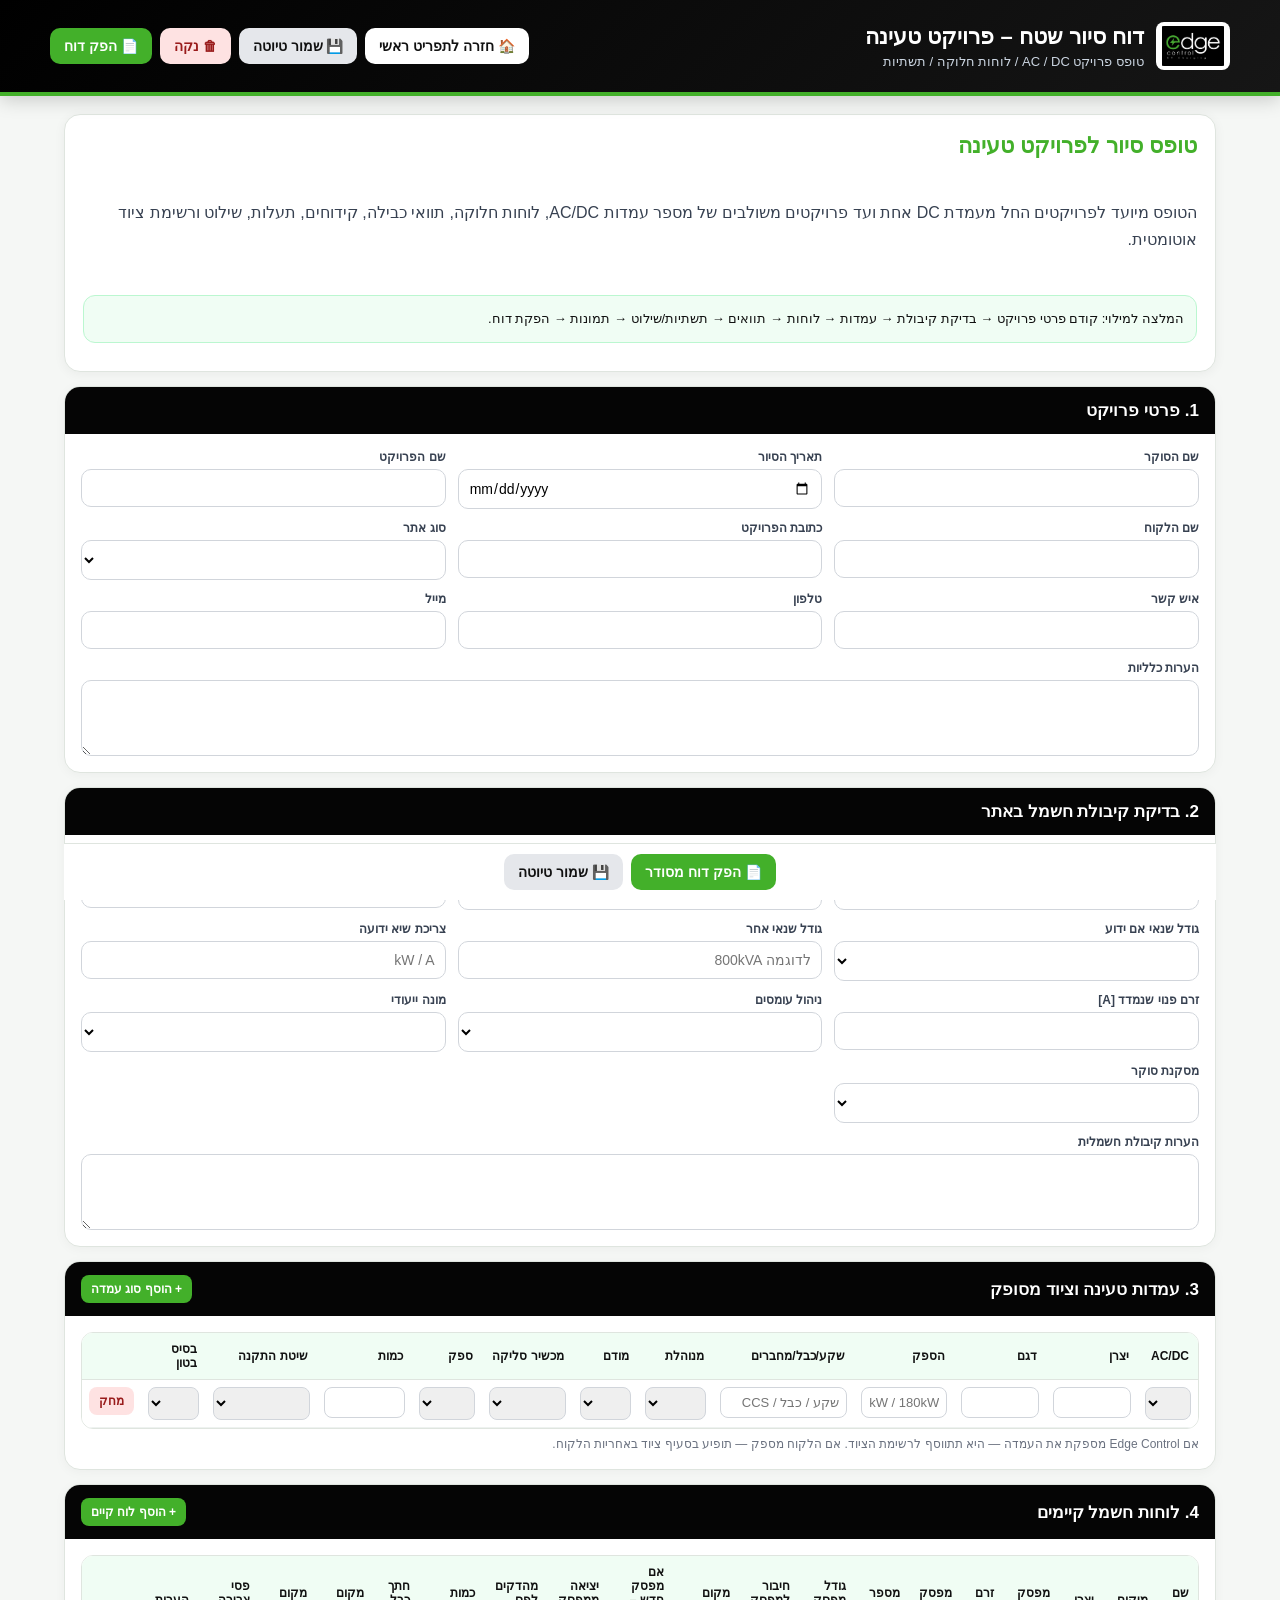
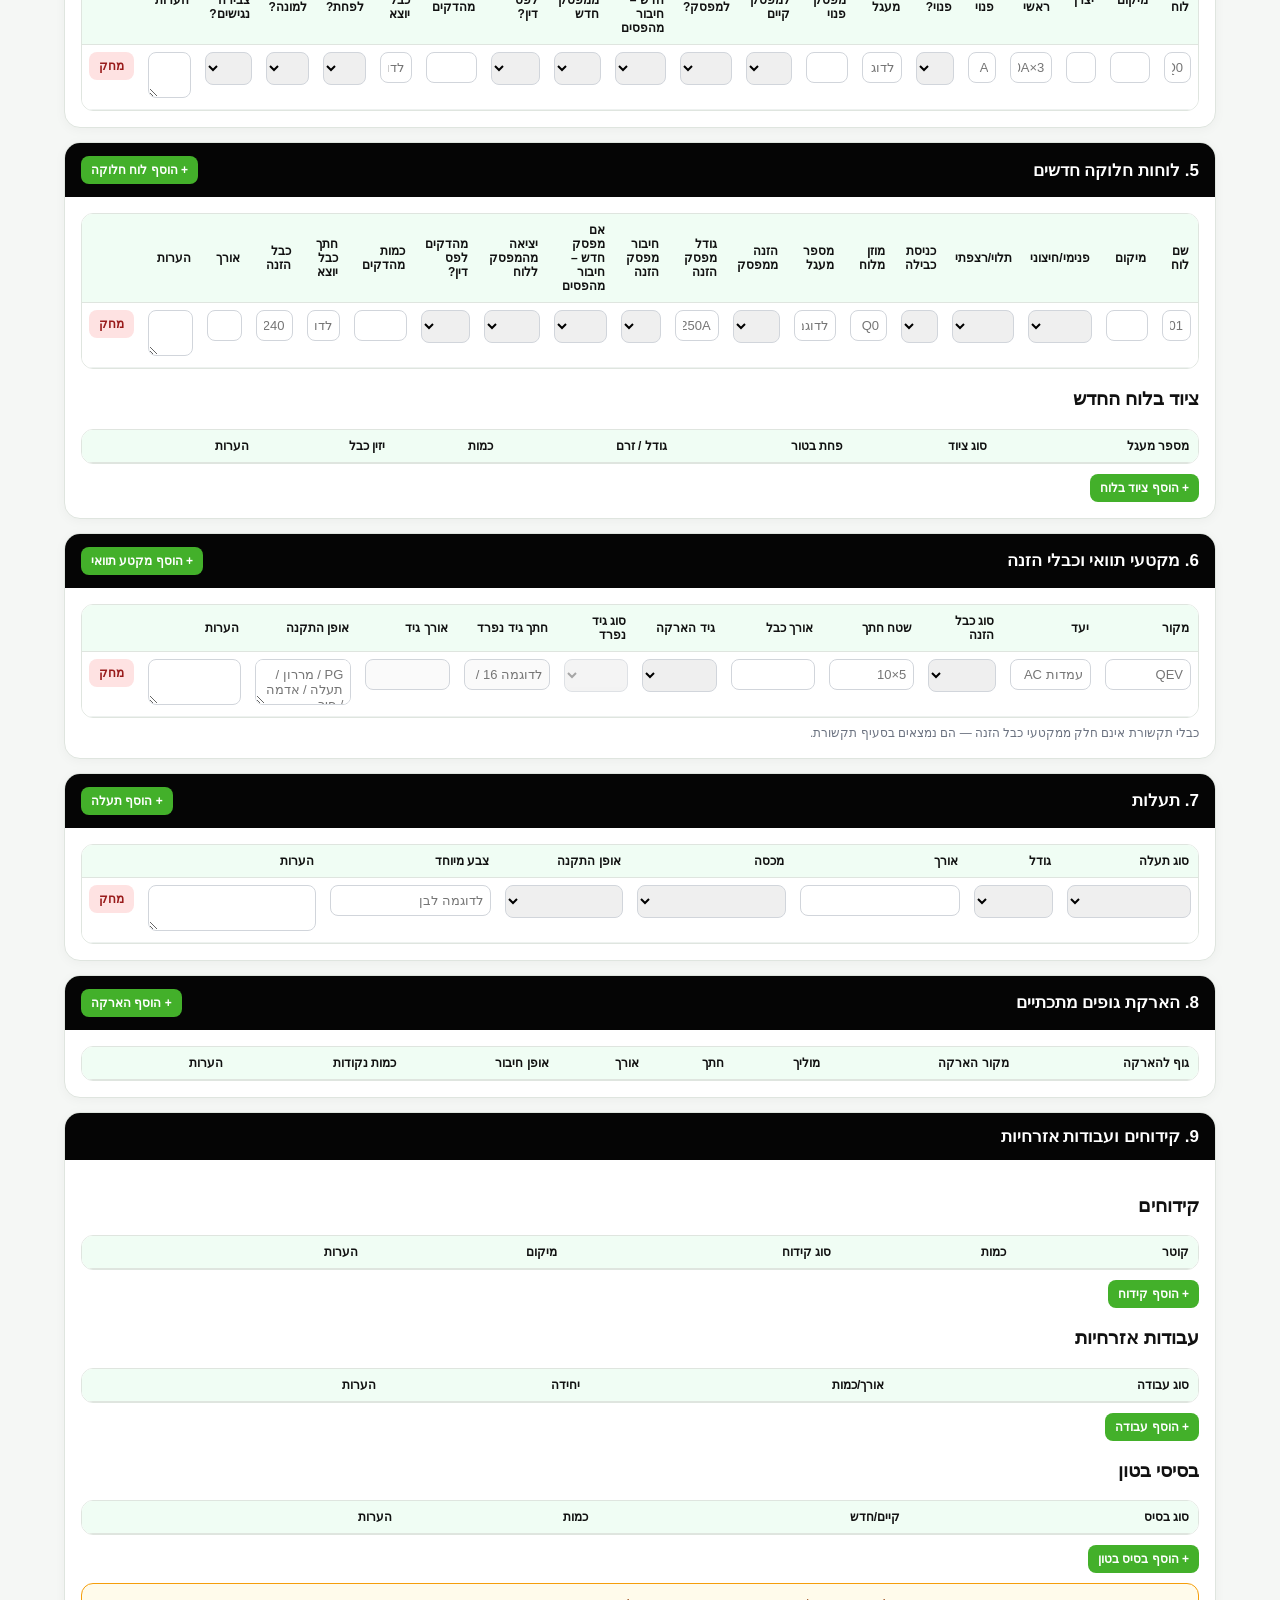
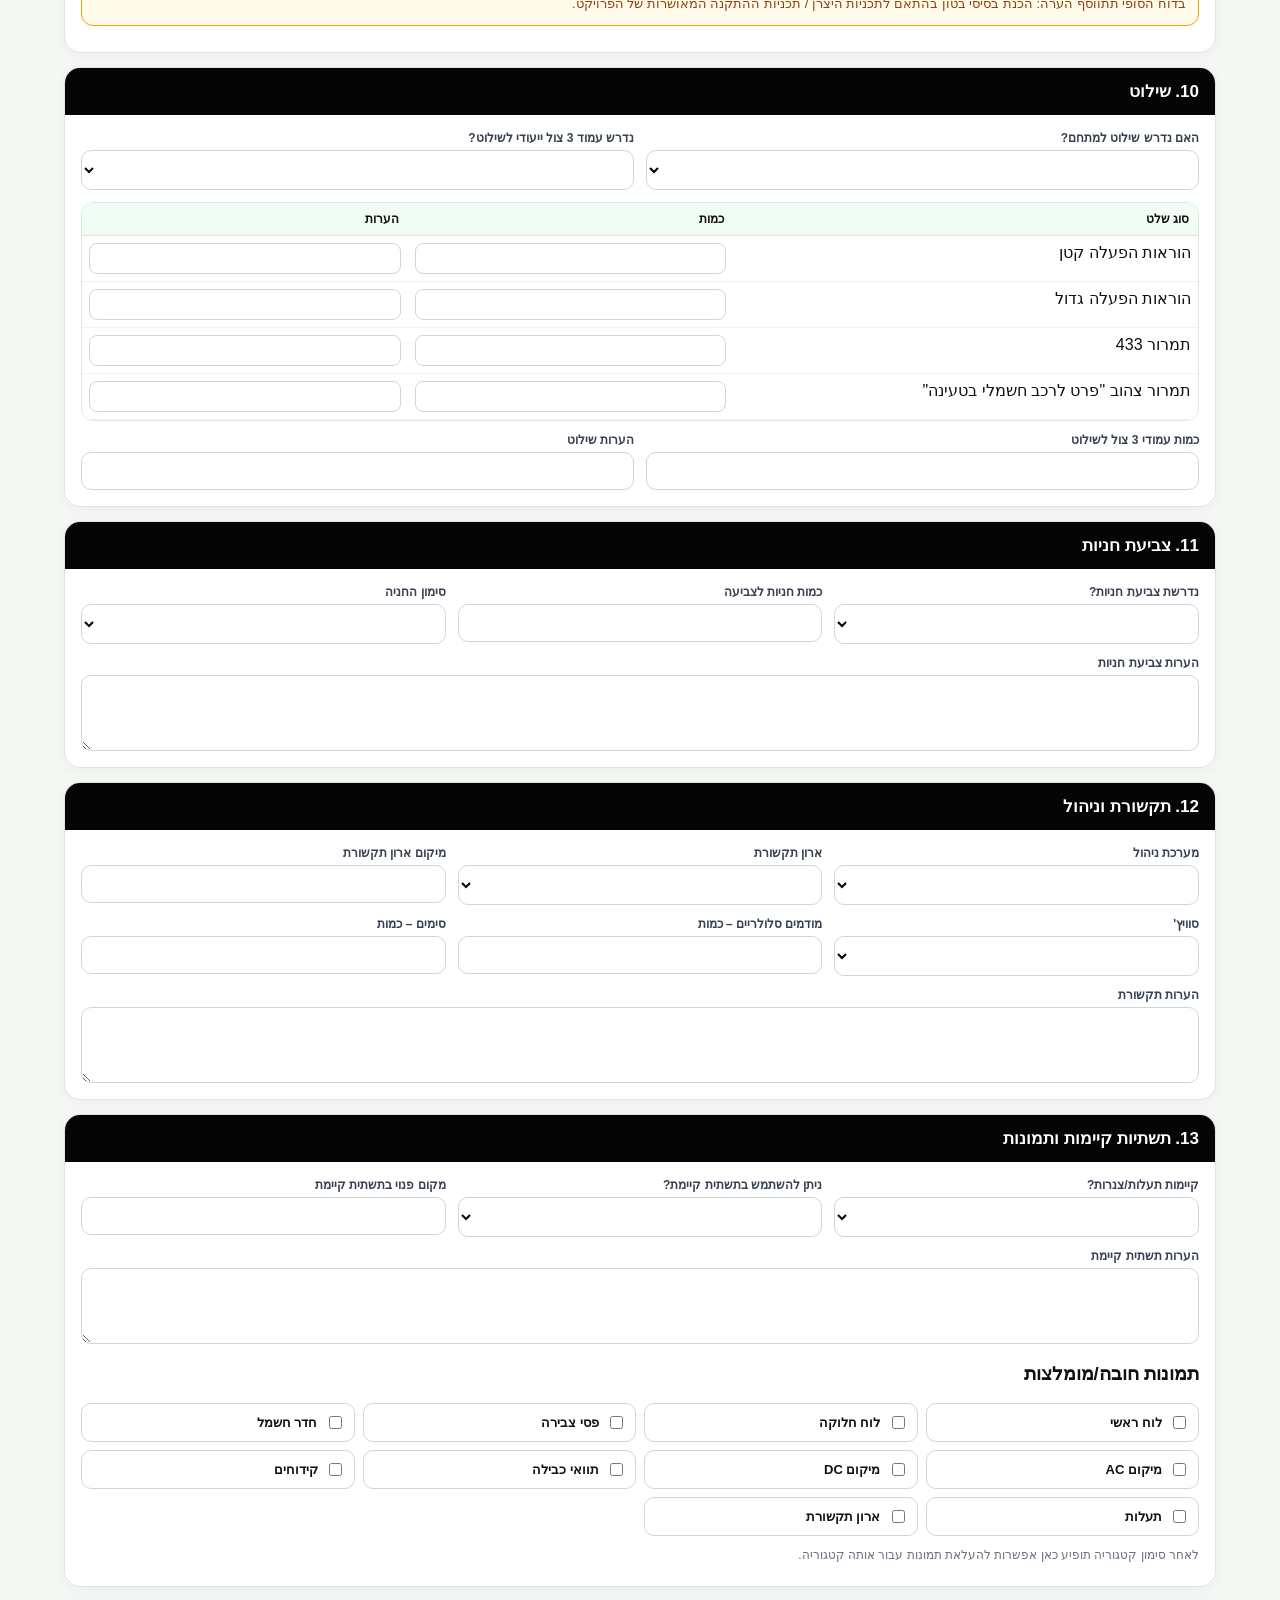
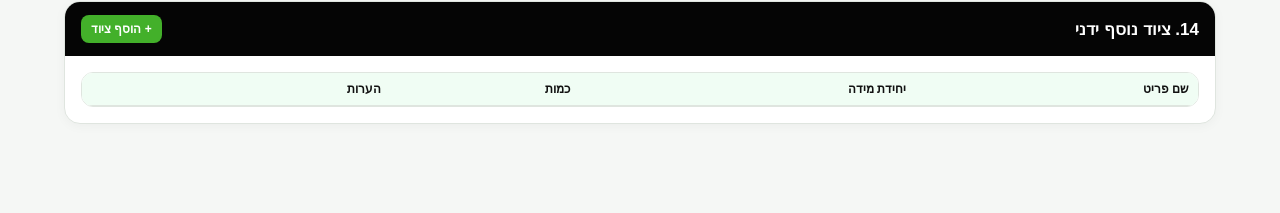
<file: project_survey.html>
<!DOCTYPE html>
<html dir="rtl" lang="he">
<head>
<meta charset="UTF-8" />
<meta name="viewport" content="width=device-width, initial-scale=1.0" />
<title>Edge Control – דוח סיור שטח פרויקט טעינה</title>
<style>
:root{--green:#43b02a;--black:#050505;--bg:#f5f7f5;--border:#dfe5df;--muted:#6b7280;--danger:#b91c1c;--soft:#ecfdf3}
*{box-sizing:border-box} body{margin:0;font-family:Arial,'Heebo',sans-serif;background:var(--bg);color:#111;direction:rtl} button,input,select,textarea{font-family:inherit} .hide{display:none!important}
.header{background:linear-gradient(135deg,#000,#161616);color:white;padding:22px 16px;border-bottom:4px solid var(--green);position:sticky;top:0;z-index:10;box-shadow:0 4px 18px rgba(0,0,0,.18)}
.header-inner{max-width:1180px;margin:auto;display:flex;gap:14px;align-items:center;justify-content:space-between}.brand{display:flex;gap:12px;align-items:center}.logo{width:74px;height:48px;object-fit:contain;background:#fff;border-radius:8px;padding:4px}.title h1{font-size:22px;margin:0;font-weight:800}.title p{font-size:13px;margin:4px 0 0;color:#cbd5e1}.top-actions{display:flex;gap:8px;flex-wrap:wrap}.btn{border:none;border-radius:10px;padding:10px 14px;font-weight:800;cursor:pointer;font-size:14px}.btn.green{background:var(--green);color:#fff}.btn.dark{background:#111827;color:#fff}.btn.light{background:#fff;color:#111}.btn.gray{background:#e5e7eb;color:#111}.btn.red{background:#fee2e2;color:#991b1b}.btn.small{padding:7px 10px;font-size:12px;border-radius:8px}.container{max-width:1180px;margin:18px auto;padding:0 14px}.home{display:grid;grid-template-columns:1fr;gap:16px}.card{background:#fff;border:1px solid var(--border);border-radius:16px;box-shadow:0 2px 12px rgba(0,0,0,.05);padding:18px}.home-title{font-size:22px;font-weight:900;color:var(--green);margin-bottom:8px}.home p{line-height:1.7;color:#374151}.section{background:#fff;border:1px solid var(--border);border-radius:16px;margin:14px 0;overflow:hidden;box-shadow:0 2px 12px rgba(0,0,0,.04)}.section-head{background:#050505;color:#fff;padding:13px 16px;display:flex;align-items:center;justify-content:space-between;gap:10px}.section-head h2{font-size:17px;margin:0}.section-body{padding:16px}.grid{display:grid;grid-template-columns:repeat(3,1fr);gap:12px}.grid.two{grid-template-columns:repeat(2,1fr)}.field{display:flex;flex-direction:column;gap:5px;min-width:0}.field.full{grid-column:1/-1}.field label{font-size:12px;font-weight:800;color:#374151}.field input,.field select,.field textarea{border:1.5px solid #d1d5db;border-radius:10px;padding:10px;background:#fff;font-size:14px;outline:none}.field input:focus,.field select:focus,.field textarea:focus{border-color:var(--green)} textarea{min-height:76px;resize:vertical}.hint{font-size:12px;color:var(--muted);line-height:1.5;margin-top:6px}.tabs{display:flex;gap:8px;flex-wrap:wrap;margin-bottom:12px}.tab{background:#fff;border:1.5px solid var(--border);border-radius:999px;padding:8px 12px;cursor:pointer;font-weight:800}.tab.active{background:var(--green);color:#fff;border-color:var(--green)}.table-wrap{overflow:auto;border:1px solid var(--border);border-radius:12px}table{width:100%;border-collapse:collapse;background:#fff;min-width:760px}th{background:#f0fdf4;color:#111;font-size:12px;text-align:right;padding:9px;border-bottom:1px solid var(--border)}td{padding:7px;border-bottom:1px solid #eef2f0;vertical-align:top}td input,td select,td textarea{width:100%;border:1px solid #d1d5db;border-radius:8px;padding:7px;font-size:13px}td textarea{min-height:44px}.row-actions{display:flex;gap:6px}.add-line{margin-top:10px;display:flex;gap:8px;flex-wrap:wrap}.pill{display:inline-flex;align-items:center;gap:6px;background:#f3f4f6;border:1px solid #e5e7eb;border-radius:999px;padding:7px 10px;font-size:13px;margin:3px}.checkgrid{display:grid;grid-template-columns:repeat(4,1fr);gap:8px}.check{border:1.5px solid #d1d5db;border-radius:10px;padding:9px;background:#fff;font-size:13px;font-weight:700;display:flex;gap:7px;align-items:center}.report-screen{display:none}.report-box{background:#fff;border-radius:16px;border:1px solid var(--border);padding:16px;margin-top:14px}.iframe{width:100%;height:72vh;border:1px solid var(--border);border-radius:12px;background:#fff}.footer-actions{position:sticky;bottom:0;background:#fff;border-top:1px solid var(--border);padding:10px;display:flex;gap:8px;justify-content:center;z-index:9}.photo-preview{display:flex;gap:8px;flex-wrap:wrap;margin-top:8px}.photo-preview img{width:90px;height:70px;object-fit:cover;border-radius:8px;border:1px solid #ddd}.note{background:#fffbeb;border:1px solid #f59e0b;color:#92400e;border-radius:12px;padding:10px 12px;line-height:1.6;font-size:13px;margin:10px 0}.summary-box{background:#f0fdf4;border:1px solid #bbf7d0;border-radius:12px;padding:12px;margin:10px 0;font-size:13px;line-height:1.7}
@media(max-width:820px){.header-inner{align-items:flex-start;flex-direction:column}.grid,.grid.two{grid-template-columns:1fr}.checkgrid{grid-template-columns:1fr 1fr}.container{margin:12px auto}.title h1{font-size:19px}.section-body{padding:12px}table{min-width:900px}.top-actions{width:100%}.top-actions .btn{flex:1}.logo{display:none}}
@media print{.header,.footer-actions,.top-actions,.btn,.tabs{display:none!important}.container{max-width:none;margin:0;padding:0}.section{box-shadow:none;border:0}.section-head{background:#111!important;color:white!important}.card{box-shadow:none}}
</style>
</head>
<body>
<div class="header">
  <div class="header-inner">
    <div class="brand">
      <img class="logo" src="edge-logo.jpg" onerror="this.style.display='none'" alt="Edge Control">
      <div class="title"><h1>דוח סיור שטח – פרויקט טעינה</h1><p>טופס פרויקט AC / DC / לוחות חלוקה / תשתיות</p></div>
    </div>
    <div class="top-actions">
      <button class="btn light" onclick="goMainMenu()">🏠 חזרה לתפריט ראשי</button>
      <button class="btn gray" onclick="saveDraft()">💾 שמור טיוטה</button>
      <button class="btn red" onclick="clearDraft()">🗑 נקה</button>
      <button class="btn green" onclick="showReport()">📄 הפק דוח</button>
    </div>
  </div>
</div>

<div class="container" id="formScreen">
  <div class="home card">
    <div class="home-title">טופס סיור לפרויקט טעינה</div>
    <p>הטופס מיועד לפרויקטים החל מעמדת DC אחת ועד פרויקטים משולבים של מספר עמדות AC/DC, לוחות חלוקה, תוואי כבילה, קידוחים, תעלות, שילוט ורשימת ציוד אוטומטית.</p>
    <div class="summary-box">המלצה למילוי: קודם פרטי פרויקט → בדיקת קיבולת → עמדות → לוחות → תוואים → תשתיות/שילוט → תמונות → הפקת דוח.</div>
  </div>

  <div class="section">
    <div class="section-head"><h2>1. פרטי פרויקט</h2></div>
    <div class="section-body grid">
      <div class="field"><label>שם הסוקר</label><input id="reviewer" data-save></div>
      <div class="field"><label>תאריך הסיור</label><input type="date" id="reviewDate" data-save></div>
      <div class="field"><label>שם הפרויקט</label><input id="projectName" data-save></div>
      <div class="field"><label>שם הלקוח</label><input id="clientName" data-save></div>
      <div class="field"><label>כתובת הפרויקט</label><input id="projectAddress" data-save></div>
      <div class="field"><label>סוג אתר</label><select id="siteType" data-save><option></option><option>חניון ציבורי</option><option>חניון פרטי</option><option>בניין מגורים</option><option>בניין משרדים</option><option>מרכז מסחרי</option><option>תחנת דלק</option><option>מסוף אוטובוסים</option><option>אחר</option></select></div>
      <div class="field"><label>איש קשר</label><input id="contactName" data-save></div>
      <div class="field"><label>טלפון</label><input id="contactPhone" data-save></div>
      <div class="field"><label>מייל</label><input id="contactEmail" data-save></div>
      <div class="field full"><label>הערות כלליות</label><textarea id="generalNotes" data-save></textarea></div>
    </div>
  </div>

  <div class="section">
    <div class="section-head"><h2>2. בדיקת קיבולת חשמל באתר</h2></div>
    <div class="section-body grid">
      <div class="field"><label>מקור נתון החיבור</label><select id="capacitySource" data-save><option></option><option>בדיקה בשטח</option><option>חשבון חשמל</option><option>תכנית חשמל</option><option>מערכת BMS</option><option>אחר</option></select></div>
      <div class="field"><label>גודל חיבור קיים</label><select id="existingConnection" data-save><option></option><option>3×63A</option><option>3×100A</option><option>3×160A</option><option>3×250A</option><option>3×400A</option><option>3×630A</option><option>אחר</option></select></div>
      <div class="field"><label>גודל חיבור אחר</label><input id="existingConnectionOther" data-save placeholder="לדוגמה 3×800A"></div>
      <div class="field"><label>גודל שנאי אם ידוע</label><select id="transformerSize" data-save><option></option><option>250kVA</option><option>400kVA</option><option>630kVA</option><option>1000kVA</option><option>אחר</option></select></div>
      <div class="field"><label>גודל שנאי אחר</label><input id="transformerSizeOther" data-save placeholder="לדוגמה 800kVA"></div>
      <div class="field"><label>צריכת שיא ידועה</label><input id="peakDemand" data-save placeholder="kW / A"></div>
      <div class="field"><label>זרם פנוי שנמדד [A]</label><input type="number" id="freeCurrent" data-save></div>
      <div class="field"><label>ניהול עומסים</label><select id="loadManagement" data-save><option></option><option>לא נדרש</option><option>ניהול עומסים מקומי</option><option>ניהול עומסים באמצעות מערכת הניהול</option><option>טרם נקבע</option></select></div>
      <div class="field"><label>מונה ייעודי</label><select id="dedicatedMeter" data-save><option></option><option>נדרש</option><option>לא נדרש</option><option>טרם נקבע</option></select></div>
      <div class="field"><label>מסקנת סוקר</label><select id="capacityConclusion" data-save><option></option><option>ניתן לחבר ללא הגדלת חיבור</option><option>ניתן לחבר אך מומלץ ניהול עומסים</option><option>נדרשת הגדלת חיבור</option><option>נדרשת בדיקה הנדסית נוספת</option></select></div>
      <div class="field full"><label>הערות קיבולת חשמלית</label><textarea id="capacityNotes" data-save></textarea></div>
    </div>
  </div>

  <div class="section">
    <div class="section-head"><h2>3. עמדות טעינה וציוד מסופק</h2><button class="btn small green" onclick="addChargerRow()">+ הוסף סוג עמדה</button></div>
    <div class="section-body">
      <div class="table-wrap"><table id="chargersTable"><thead><tr><th>AC/DC</th><th>יצרן</th><th>דגם</th><th>הספק</th><th>שקע/כבל/מחברים</th><th>מנוהלת</th><th>מודם</th><th>מכשיר סליקה</th><th>ספק</th><th>כמות</th><th>שיטת התקנה</th><th>בסיס בטון</th><th></th></tr></thead><tbody></tbody></table></div>
      <div class="hint">אם Edge Control מספקת את העמדה — היא תתווסף לרשימת הציוד. אם הלקוח מספק — תופיע בסעיף ציוד באחריות הלקוח.</div>
    </div>
  </div>

  <div class="section">
    <div class="section-head"><h2>4. לוחות חשמל קיימים</h2><button class="btn small green" onclick="addExistingPanelRow()">+ הוסף לוח קיים</button></div>
    <div class="section-body">
      <div class="table-wrap"><table id="existingPanelsTable"><thead><tr><th>שם לוח</th><th>מיקום</th><th>יצרן</th><th>מפסק ראשי</th><th>זרם פנוי</th><th>מפסק פנוי?</th><th>מספר מעגל</th><th>גודל מפסק פנוי</th><th>חיבור למפסק קיים</th><th>מקום למפסק?</th><th>אם מפסק חדש – חיבור מהפסים</th><th>יציאה ממפסק חדש</th><th>מהדקים לפס דין?</th><th>כמות מהדקים</th><th>חתך כבל יוצא</th><th>מקום לפחת?</th><th>מקום למונה?</th><th>פסי צבירה נגישים?</th><th>הערות</th><th></th></tr></thead><tbody></tbody></table></div>
    </div>
  </div>

  <div class="section">
    <div class="section-head"><h2>5. לוחות חלוקה חדשים</h2><button class="btn small green" onclick="addNewPanelRow()">+ הוסף לוח חלוקה</button></div>
    <div class="section-body">
      <div class="table-wrap"><table id="newPanelsTable"><thead><tr><th>שם לוח</th><th>מיקום</th><th>פנימי/חיצוני</th><th>תלוי/רצפתי</th><th>כניסת כבילה</th><th>מוזן מלוח</th><th>מספר מעגל</th><th>הזנה ממפסק</th><th>גודל מפסק הזנה</th><th>חיבור מפסק הזנה</th><th>אם מפסק חדש – חיבור מהפסים</th><th>יציאה מהמפסק ללוח</th><th>מהדקים לפס דין?</th><th>כמות מהדקים</th><th>חתך כבל יוצא</th><th>כבל הזנה</th><th>אורך</th><th>הערות</th><th></th></tr></thead><tbody></tbody></table></div>
      <h3>ציוד בלוח החדש</h3>
      <div class="table-wrap"><table id="panelEquipTable"><thead><tr><th>מספר מעגל</th><th>סוג ציוד</th><th>פחת בטור</th><th>גודל / זרם</th><th>כמות</th><th>יזין כבל</th><th>הערות</th><th></th></tr></thead><tbody></tbody></table></div>
      <div class="add-line"><button class="btn small green" onclick="addPanelEquipRow()">+ הוסף ציוד בלוח</button></div>
    </div>
  </div>

  <div class="section">
    <div class="section-head"><h2>6. מקטעי תוואי וכבלי הזנה</h2><button class="btn small green" onclick="addRouteRow()">+ הוסף מקטע תוואי</button></div>
    <div class="section-body">
      <div class="table-wrap"><table id="routesTable"><thead><tr><th>מקור</th><th>יעד</th><th>סוג כבל הזנה</th><th>שטח חתך</th><th>אורך כבל</th><th>גיד הארקה</th><th>סוג גיד נפרד</th><th>חתך גיד נפרד</th><th>אורך גיד</th><th>אופן התקנה</th><th>הערות</th><th></th></tr></thead><tbody></tbody></table></div>
      <div class="hint">כבלי תקשורת אינם חלק ממקטעי כבל הזנה — הם נמצאים בסעיף תקשורת.</div>
    </div>
  </div>

  <div class="section">
    <div class="section-head"><h2>7. תעלות</h2><button class="btn small green" onclick="addTrayRow()">+ הוסף תעלה</button></div>
    <div class="section-body">
      <div class="table-wrap"><table id="traysTable"><thead><tr><th>סוג תעלה</th><th>גודל</th><th>אורך</th><th>מכסה</th><th>אופן התקנה</th><th>צבע מיוחד</th><th>הערות</th><th></th></tr></thead><tbody></tbody></table></div>
    </div>
  </div>

  <div class="section">
    <div class="section-head"><h2>8. הארקת גופים מתכתיים</h2><button class="btn small green" onclick="addGroundingRow()">+ הוסף הארקה</button></div>
    <div class="section-body">
      <div class="table-wrap"><table id="groundingTable"><thead><tr><th>גוף להארקה</th><th>מקור הארקה</th><th>מוליך</th><th>חתך</th><th>אורך</th><th>אופן חיבור</th><th>כמות נקודות</th><th>הערות</th><th></th></tr></thead><tbody></tbody></table></div>
    </div>
  </div>

  <div class="section">
    <div class="section-head"><h2>9. קידוחים ועבודות אזרחיות</h2></div>
    <div class="section-body">
      <h3>קידוחים</h3>
      <div class="table-wrap"><table id="drillsTable"><thead><tr><th>קוטר</th><th>כמות</th><th>סוג קידוח</th><th>מיקום</th><th>הערות</th><th></th></tr></thead><tbody></tbody></table></div>
      <div class="add-line"><button class="btn small green" onclick="addDrillRow()">+ הוסף קידוח</button></div>
      <h3>עבודות אזרחיות</h3>
      <div class="table-wrap"><table id="civilTable"><thead><tr><th>סוג עבודה</th><th>אורך/כמות</th><th>יחידה</th><th>הערות</th><th></th></tr></thead><tbody></tbody></table></div>
      <div class="add-line"><button class="btn small green" onclick="addCivilRow()">+ הוסף עבודה</button></div>
      <h3>בסיסי בטון</h3>
      <div class="table-wrap"><table id="basesTable"><thead><tr><th>סוג בסיס</th><th>קיים/חדש</th><th>כמות</th><th>הערות</th><th></th></tr></thead><tbody></tbody></table></div>
      <div class="add-line"><button class="btn small green" onclick="addBaseRow()">+ הוסף בסיס בטון</button></div>
      <div class="note">בדוח הסופי תתווסף הערה: הכנת בסיסי בטון בהתאם לתכניות היצרן / תכניות ההתקנה המאושרות של הפרויקט.</div>
    </div>
  </div>

  <div class="section">
    <div class="section-head"><h2>10. שילוט</h2></div>
    <div class="section-body">
      <div class="grid two">
        <div class="field"><label>האם נדרש שילוט למתחם?</label><select id="signageRequired" data-save onchange="toggleSignagePole()"><option></option><option>כן</option><option>לא</option></select></div>
        <div class="field"><label>נדרש עמוד 3 צול ייעודי לשילוט?</label><select id="signagePole" data-save><option></option><option>כן</option><option>לא</option></select></div>
      </div>
      <div class="table-wrap" style="margin-top:12px"><table id="signageTable"><thead><tr><th>סוג שלט</th><th>כמות</th><th>הערות</th></tr></thead><tbody>
        <tr><td>הוראות הפעלה קטן</td><td><input type="number" data-sign="הוראות הפעלה קטן" min="0"></td><td><input></td></tr>
        <tr><td>הוראות הפעלה גדול</td><td><input type="number" data-sign="הוראות הפעלה גדול" min="0"></td><td><input></td></tr>
        <tr><td>תמרור 433</td><td><input type="number" data-sign="תמרור 433" min="0"></td><td><input></td></tr>
        <tr><td>תמרור צהוב &quot;פרט לרכב חשמלי בטעינה&quot;</td><td><input type="number" data-sign="תמרור צהוב פרט לרכב חשמלי בטעינה" min="0"></td><td><input></td></tr>
      </tbody></table></div>
      <div class="grid two" style="margin-top:12px"><div class="field"><label>כמות עמודי 3 צול לשילוט</label><input type="number" id="signagePoleQty" data-save min="0"></div><div class="field"><label>הערות שילוט</label><input id="signageNotes" data-save></div></div>
    </div>
  </div>

  <div class="section">
    <div class="section-head"><h2>11. צביעת חניות</h2></div>
    <div class="section-body grid">
      <div class="field"><label>נדרשת צביעת חניות?</label><select id="parkingPaintRequired" data-save><option></option><option>כן</option><option>לא</option></select></div>
      <div class="field"><label>כמות חניות לצביעה</label><input type="number" id="parkingPaintQty" data-save min="0"></div>
      <div class="field"><label>סימון החניה</label><select id="parkingPaintType" data-save><option></option><option>צביעת חניה מלאה</option><option>סימון מסגרת ירוקה</option><option>סימון רצפה לרכב חשמלי</option><option>אחר</option></select></div>
      <div class="field full"><label>הערות צביעת חניות</label><textarea id="parkingPaintNotes" data-save></textarea></div>
    </div>
  </div>

  <div class="section">
    <div class="section-head"><h2>12. תקשורת וניהול</h2></div>
    <div class="section-body grid">
      <div class="field"><label>מערכת ניהול</label><select id="managementSystem" data-save><option></option><option>EdgeControl</option><option>Wevo</option><option>אחר</option><option>לא נדרש</option></select></div>
      <div class="field"><label>ארון תקשורת</label><select id="commCabinet" data-save><option></option><option>קיים</option><option>חדש</option><option>לא נדרש</option></select></div>
      <div class="field"><label>מיקום ארון תקשורת</label><input id="commCabinetLocation" data-save></div>
      <div class="field"><label>סוויץ'</label><select id="switchSize" data-save><option></option><option>6 פורטים</option><option>8 פורטים</option><option>12 פורטים</option><option>16 פורטים</option><option>אחר</option><option>לא נדרש</option></select></div>
      <div class="field"><label>מודמים סלולריים – כמות</label><input type="number" id="modemQty" data-save min="0"></div>
      <div class="field"><label>סימים – כמות</label><input type="number" id="simQty" data-save min="0"></div>
      <div class="field full"><label>הערות תקשורת</label><textarea id="commNotes" data-save></textarea></div>
    </div>
  </div>

  <div class="section">
    <div class="section-head"><h2>13. תשתיות קיימות ותמונות</h2></div>
    <div class="section-body">
      <div class="grid">
        <div class="field"><label>קיימות תעלות/צנרות?</label><select id="existingInfra" data-save><option></option><option>כן</option><option>חלקית</option><option>לא</option></select></div>
        <div class="field"><label>ניתן להשתמש בתשתית קיימת?</label><select id="reuseInfra" data-save><option></option><option>כן</option><option>חלקית</option><option>לא</option><option>טרם נקבע</option></select></div>
        <div class="field"><label>מקום פנוי בתשתית קיימת</label><input id="infraSpace" data-save></div>
        <div class="field full"><label>הערות תשתית קיימת</label><textarea id="infraNotes" data-save></textarea></div>
      </div>
      <h3>תמונות חובה/מומלצות</h3>
      <div class="checkgrid" id="photoChecksWrap">
        <label class="check"><input type="checkbox" data-photo="לוח ראשי" onchange="renderPhotoUploaders();autoSaveSoon()"> לוח ראשי</label>
        <label class="check"><input type="checkbox" data-photo="לוח חלוקה" onchange="renderPhotoUploaders();autoSaveSoon()"> לוח חלוקה</label>
        <label class="check"><input type="checkbox" data-photo="פסי צבירה" onchange="renderPhotoUploaders();autoSaveSoon()"> פסי צבירה</label>
        <label class="check"><input type="checkbox" data-photo="חדר חשמל" onchange="renderPhotoUploaders();autoSaveSoon()"> חדר חשמל</label>
        <label class="check"><input type="checkbox" data-photo="מיקום AC" onchange="renderPhotoUploaders();autoSaveSoon()"> מיקום AC</label>
        <label class="check"><input type="checkbox" data-photo="מיקום DC" onchange="renderPhotoUploaders();autoSaveSoon()"> מיקום DC</label>
        <label class="check"><input type="checkbox" data-photo="תוואי כבילה" onchange="renderPhotoUploaders();autoSaveSoon()"> תוואי כבילה</label>
        <label class="check"><input type="checkbox" data-photo="קידוחים" onchange="renderPhotoUploaders();autoSaveSoon()"> קידוחים</label>
        <label class="check"><input type="checkbox" data-photo="תעלות" onchange="renderPhotoUploaders();autoSaveSoon()"> תעלות</label>
        <label class="check"><input type="checkbox" data-photo="ארון תקשורת" onchange="renderPhotoUploaders();autoSaveSoon()"> ארון תקשורת</label>
      </div>
      <div id="photoCategoryUploads" style="margin-top:12px"></div><div style="font-size:12px;color:#6b7280;margin-top:6px">לאחר סימון קטגוריה תופיע כאן אפשרות להעלאת תמונות עבור אותה קטגוריה.</div>
      <div id="photoPreview" class="photo-preview"></div>
    </div>
  </div>

  <div class="section">
    <div class="section-head"><h2>14. ציוד נוסף ידני</h2><button class="btn small green" onclick="addManualItemRow()">+ הוסף ציוד</button></div>
    <div class="section-body">
      <div class="table-wrap"><table id="manualItemsTable"><thead><tr><th>שם פריט</th><th>יחידת מידה</th><th>כמות</th><th>הערות</th><th></th></tr></thead><tbody></tbody></table></div>
    </div>
  </div>

  <div class="footer-actions"><button class="btn green" onclick="showReport()">📄 הפק דוח מסודר</button><button class="btn gray" onclick="saveDraft()">💾 שמור טיוטה</button></div>
</div>

<div class="container report-screen" id="reportScreen">
  <div class="report-box">
    <div class="top-actions" style="margin-bottom:12px">
      <button class="btn gray" onclick="backToForm()">← חזרה לעריכה</button>
      <button class="btn green" onclick="printReport()">🖨️ שמור PDF / הדפס</button>
      <button class="btn dark" onclick="downloadHTML()">⬇️ הורד HTML</button>
    </div>
    <iframe id="reportFrame" class="iframe"></iframe>
  </div>
</div>

<script>
const SAVE_KEY='ec_project_survey_v3';
let photos=[];
const $=s=>document.querySelector(s); const $$=s=>Array.from(document.querySelectorAll(s));
function esc(s){return String(s??'').replace(/[&<>"']/g,m=>({'&':'&amp;','<':'&lt;','>':'&gt;','"':'&quot;',"'":'&#39;'}[m]));}
function val(id){return document.getElementById(id)?.value?.trim()||''}
function qty(v){let n=parseFloat(v);return isNaN(n)?0:n}
function opt(arr){return '<option></option>'+arr.map(x=>`<option>${x}</option>`).join('')}
function goMainMenu(){ location.href='index.html'; }
function delRow(btn){btn.closest('tr').remove(); autoSaveSoon();}
function selectHtml(arr, cls=''){return `<select class="${cls}">${opt(arr)}</select>`}
function inputHtml(cls='', type='text', ph=''){return `<input class="${cls}" type="${type}" placeholder="${ph}">`}
function rowBtn(){return `<button class="btn small red" onclick="delRow(this)">מחק</button>`}

function addChargerRow(data={}){ const tr=document.createElement('tr'); tr.innerHTML=`
<td>${selectHtml(['AC','DC'],'ch-type')}</td><td>${inputHtml('ch-maker')}</td><td>${inputHtml('ch-model')}</td><td>${inputHtml('ch-power','text','22kW / 180kW')}</td><td>${inputHtml('ch-connector','text','שקע / כבל / CCS')}</td><td>${selectHtml(['מנוהלת','לא מנוהלת'],'ch-managed')}</td><td>${selectHtml(['עם מודם','ללא מודם'],'ch-modem')}</td><td>${selectHtml(['ללא סליקה','מכשיר סליקה מובנה','מכשיר סליקה חיצוני'],'ch-payment')}</td><td>${selectHtml(['Edge Control','הלקוח'],'ch-supplier')}</td><td>${inputHtml('ch-qty','number')}</td><td>${selectHtml(['התקנה על גבי קיר','התקנה על גבי סטנד יעודי קיים','התקנה על גבי סטנד חדש','התקנה על גבי בסיס בטון'],'ch-install')}</td><td>${selectHtml(['לא נדרש','קיים','נדרש חדש'],'ch-base')}</td><td>${rowBtn()}</td>`; $('#chargersTable tbody').appendChild(tr); fillRow(tr,data); }
function addExistingPanelRow(data={}){ const tr=document.createElement('tr'); tr.innerHTML=`<td>${inputHtml('ep-name','text','Q0')}</td><td>${inputHtml('ep-location')}</td><td>${inputHtml('ep-maker')}</td><td>${inputHtml('ep-main','text','3×400A')}</td><td>${inputHtml('ep-free','text','A')}</td><td>${selectHtml(['כן','לא'],'ep-spare')}</td><td>${inputHtml('ep-circuit','text','לדוגמה 12')}</td><td>${inputHtml('ep-spare-size')}</td><td>${selectHtml(['','נעלי כבל','חיבור מהיר'],'ep-existing-conn')}</td><td>${selectHtml(['כן','לא'],'ep-new-space')}</td><td>${selectHtml(['','נעלי כבל','חיבור מהיר','אומגה'],'ep-new-feed-conn')}</td><td>${selectHtml(['','נעלי כבל','חיבור מהיר'],'ep-new-out-conn')}</td><td>${selectHtml(['לא','כן'],'ep-din-needed')}</td><td>${inputHtml('ep-din-qty','number')}</td><td>${inputHtml('ep-out-section','text','לדוגמה 5x16')}</td><td>${selectHtml(['כן','לא'],'ep-rcd-space')}</td><td>${selectHtml(['כן','לא'],'ep-meter-space')}</td><td>${selectHtml(['כן','לא'],'ep-busbar')}</td><td><textarea class="ep-notes"></textarea></td><td>${rowBtn()}</td>`; $('#existingPanelsTable tbody').appendChild(tr); fillRow(tr,data);}
function addNewPanelRow(data={}){ const tr=document.createElement('tr'); tr.innerHTML=`<td>${inputHtml('np-name','text','QEV-01')}</td><td>${inputHtml('np-location')}</td><td>${selectHtml(['פנימי','חיצוני'],'np-inout')}</td><td>${selectHtml(['תלוי','רצפתי'],'np-mount')}</td><td>${selectHtml(['מלמעלה','מלמטה'],'np-entry')}</td><td>${inputHtml('np-fedfrom','text','Q0')}</td><td>${inputHtml('np-circuit','text','לדוגמה 1')}</td><td>${selectHtml(['מפסק קיים','מפסק חדש'],'np-feedtype')}</td><td>${inputHtml('np-feedbreaker','text','250A')}</td><td>${selectHtml(['','נעלי כבל','חיבור מהיר'],'np-breaker-conn')}</td><td>${selectHtml(['','נעלי כבל','חיבור מהיר','אומגה'],'np-busbar-conn')}</td><td>${selectHtml(['','נעלי כבל','חיבור מהיר'],'np-out-conn')}</td><td>${selectHtml(['לא','כן'],'np-din-needed')}</td><td>${inputHtml('np-din-qty','number')}</td><td>${inputHtml('np-out-section','text','לדוגמה 4x240')}</td><td>${inputHtml('np-cable','text','NA2XY 4x240')}</td><td>${inputHtml('np-length','number')}</td><td><textarea class="np-notes"></textarea></td><td>${rowBtn()}</td>`; $('#newPanelsTable tbody').appendChild(tr); fillRow(tr,data);}
function circuitOptions(){return Array.from({length:30},(_,i)=>String(i+1));}
function addPanelEquipRow(data={}){ const tr=document.createElement('tr'); tr.innerHTML=`<td>${selectHtml(circuitOptions(),'pe-circuit')}</td><td>${selectHtml(['מא״ז','מא״ז משולב פחת','ברייקר 3 פול','ברייקר 4 פול','ברייקר 4 פול משולב פחת','מונה','אחר'],'pe-type')}</td><td>${selectHtml(['לא רלוונטי','כן','לא'],'pe-rcd-series')}</td><td>${inputHtml('pe-size','text','לדוגמה 3×32A')}</td><td>${inputHtml('pe-qty','number')}</td><td>${inputHtml('pe-cable','text','לדוגמה 5x4')}</td><td>${inputHtml('pe-notes')}</td><td>${rowBtn()}</td>`; $('#panelEquipTable tbody').appendChild(tr); fillRow(tr,data); bindPanelEquipLogic(tr);}
function addRouteRow(data={}){ const tr=document.createElement('tr'); tr.innerHTML=`<td>${inputHtml('rt-source','text','QEV')}</td><td>${inputHtml('rt-dest','text','עמדות AC')}</td><td>${selectHtml(['N2XY נחושת','NA2XY אלומיניום','חד גידי PVC','אחר'],'rt-cable-type')}</td><td>${inputHtml('rt-section','text','5×10')}</td><td>${inputHtml('rt-cable-length','number')}</td><td>${selectHtml(['אינטגרלי בכבל','גיד הארקה נפרד'],'rt-ground-type')}</td><td>${selectHtml(['','PVC צהוב/ירוק','נחושת חשופה'],'rt-ground-kind')}</td><td>${inputHtml('rt-ground-section','text','לדוגמה 16 / 35 / 70')}</td><td>${inputHtml('rt-ground-length','number')}</td><td><textarea class="rt-method" placeholder="PG / מררון / תעלה / אדמה / פיר"></textarea></td><td><textarea class="rt-notes"></textarea></td><td>${rowBtn()}</td>`; $('#routesTable tbody').appendChild(tr); fillRow(tr,data); bindRouteLogic(tr);}
function addTrayRow(data={}){ const tr=document.createElement('tr'); tr.innerHTML=`<td>${selectHtml(['תעלת רשת','תעלת פח סגורה','תעלת פח מחורצת'],'tr-type')}</td><td>${selectHtml(['60 מ״מ','100 מ״מ','200 מ״מ','300 מ״מ','400 מ״מ'],'tr-size')}</td><td>${inputHtml('tr-length','number')}</td><td>${selectHtml(['ללא מכסה','עם מכסה','מכסה מחושב אוטומטית'],'tr-cover')}</td><td>${selectHtml(['על קיר','על תקרה','על קונסטרוקציה','על עמוד תמח״ש','על זוויתן','אחר'],'tr-install')}</td><td>${inputHtml('tr-color','text','לדוגמה לבן')}</td><td><textarea class="tr-notes"></textarea></td><td>${rowBtn()}</td>`; $('#traysTable tbody').appendChild(tr); fillRow(tr,data);}
function addGroundingRow(data={}){ const tr=document.createElement('tr'); tr.innerHTML=`<td>${selectHtml(['תעלת רשת','תעלת פח','עמוד 3 צול','עמוד 6 צול','לוח חלוקה','קונסטרוקציה','אחר'],'gr-body')}</td><td>${selectHtml(['פס השוואת פוטנציאלים','לוח חלוקה','לוח ראשי'],'gr-source')}</td><td>${selectHtml(['נחושת חשופה','PVC צהוב/ירוק'],'gr-kind')}</td><td>${selectHtml(['16 ממ״ר','35 ממ״ר','אחר'],'gr-section')}</td><td>${inputHtml('gr-length','number')}</td><td>${selectHtml(['נעל כבל','מחבר לתעלת רשת','אחר'],'gr-connection')}</td><td>${inputHtml('gr-points','number')}</td><td><textarea class="gr-notes"></textarea></td><td>${rowBtn()}</td>`; $('#groundingTable tbody').appendChild(tr); fillRow(tr,data);}
function addDrillRow(data={}){ const tr=document.createElement('tr'); tr.innerHTML=`<td>${inputHtml('dr-diameter','text','4 צול')}</td><td>${inputHtml('dr-qty','number')}</td><td>${selectHtml(['בטון','בלוקים','גבס','תקרה','אחר'],'dr-type')}</td><td>${inputHtml('dr-location')}</td><td>${inputHtml('dr-notes')}</td><td>${rowBtn()}</td>`; $('#drillsTable tbody').appendChild(tr); fillRow(tr,data);}
function addCivilRow(data={}){ const tr=document.createElement('tr'); tr.innerHTML=`<td>${selectHtml(['חפירה','חציבת בטון','חציבת אספלט','משתלבות','אחר'],'cv-type')}</td><td>${inputHtml('cv-qty','number')}</td><td>${selectHtml(['מטר','יחידה','מ״ר','אחר'],'cv-unit')}</td><td>${inputHtml('cv-notes')}</td><td>${rowBtn()}</td>`; $('#civilTable tbody').appendChild(tr); fillRow(tr,data);}
function addBaseRow(data={}){ const tr=document.createElement('tr'); tr.innerHTML=`<td>${selectHtml(['בסיס בטון לעמוד עמדת טעינה AC','בסיס בטון לעמוד 3 צול','בסיס בטון לעמוד 6 צול','בסיס בטון לעמדת טעינה DC','בסיס בטון ללוח חלוקה','בסיס בטון לעמוד שילוט'],'bs-type')}</td><td>${selectHtml(['קיים','נדרש חדש'],'bs-status')}</td><td>${inputHtml('bs-qty','number')}</td><td>${inputHtml('bs-notes')}</td><td>${rowBtn()}</td>`; $('#basesTable tbody').appendChild(tr); fillRow(tr,data);}
function addManualItemRow(data={}){ const tr=document.createElement('tr'); tr.innerHTML=`<td>${inputHtml('mi-name')}</td><td>${inputHtml('mi-unit','text','יח׳ / מטר / סט')}</td><td>${inputHtml('mi-qty')}</td><td>${inputHtml('mi-notes')}</td><td>${rowBtn()}</td>`; $('#manualItemsTable tbody').appendChild(tr); fillRow(tr,data);}
function fillRow(tr,data){ Object.entries(data||{}).forEach(([cls,val])=>{const el=tr.querySelector('.'+cls); if(el) el.value=val;}); bindAutosave(); }
function bindRouteLogic(tr){ const len=tr.querySelector('.rt-cable-length'), gt=tr.querySelector('.rt-ground-type'), gk=tr.querySelector('.rt-ground-kind'), gs=tr.querySelector('.rt-ground-section'), gl=tr.querySelector('.rt-ground-length'); function upd(){const sep=gt.value==='גיד הארקה נפרד'; [gk,gs,gl].forEach(el=>{if(!el)return; el.disabled=!sep; if(!sep) el.value='';}); if(sep && len && gl) gl.value=len.value||'';} if(len) len.oninput=()=>{upd();autoSaveSoon()}; if(gt) gt.onchange=()=>{upd();autoSaveSoon()}; upd(); }
function bindPanelEquipLogic(tr){ const type=tr.querySelector('.pe-type'), rcd=tr.querySelector('.pe-rcd-series'); function upd(){ if(!type||!rcd)return; const enabled=type.value==='מא״ז'; rcd.disabled=!enabled; if(!enabled) rcd.value='לא רלוונטי'; } if(type) type.onchange=()=>{upd();autoSaveSoon()}; upd(); }

function rows(tableId, classes){return $$(`#${tableId} tbody tr`).map(tr=>{let o={};classes.forEach(c=>o[c]=tr.querySelector('.'+c)?.value?.trim()||'');return o;}).filter(o=>Object.values(o).some(v=>v));}
function getData(){ return {fields:Object.fromEntries($$('[data-save]').map(el=>[el.id,el.value])),
chargers:rows('chargersTable',['ch-type','ch-maker','ch-model','ch-power','ch-connector','ch-managed','ch-modem','ch-payment','ch-supplier','ch-qty','ch-install','ch-base']),
existingPanels:rows('existingPanelsTable',['ep-name','ep-location','ep-maker','ep-main','ep-free','ep-spare','ep-circuit','ep-spare-size','ep-existing-conn','ep-new-space','ep-new-feed-conn','ep-new-out-conn','ep-din-needed','ep-din-qty','ep-out-section','ep-rcd-space','ep-meter-space','ep-busbar','ep-notes']),
newPanels:rows('newPanelsTable',['np-name','np-location','np-inout','np-mount','np-entry','np-fedfrom','np-circuit','np-feedtype','np-feedbreaker','np-breaker-conn','np-busbar-conn','np-out-conn','np-din-needed','np-din-qty','np-out-section','np-cable','np-length','np-notes']),
panelEquip:rows('panelEquipTable',['pe-circuit','pe-type','pe-rcd-series','pe-size','pe-qty','pe-cable','pe-notes']),routes:rows('routesTable',['rt-source','rt-dest','rt-cable-type','rt-section','rt-cable-length','rt-ground-type','rt-ground-kind','rt-ground-section','rt-ground-length','rt-method','rt-notes']),
trays:rows('traysTable',['tr-type','tr-size','tr-length','tr-cover','tr-install','tr-color','tr-notes']),grounding:rows('groundingTable',['gr-body','gr-source','gr-kind','gr-section','gr-length','gr-connection','gr-points','gr-notes']),
drills:rows('drillsTable',['dr-diameter','dr-qty','dr-type','dr-location','dr-notes']),civil:rows('civilTable',['cv-type','cv-qty','cv-unit','cv-notes']),bases:rows('basesTable',['bs-type','bs-status','bs-qty','bs-notes']),manual:rows('manualItemsTable',['mi-name','mi-unit','mi-qty','mi-notes']),
signage:getSignage(),photoChecks:$$('[data-photo]:checked').map(x=>x.dataset.photo),photos};}
function getSignage(){return $$('#signageTable tbody tr').map(tr=>({name:tr.cells[0].textContent.trim(),qty:tr.cells[1].querySelector('input').value,notes:tr.cells[2].querySelector('input').value})).filter(x=>qty(x.qty)>0)}
function saveDraft(){ try{ localStorage.setItem(SAVE_KEY,JSON.stringify(getData())); quotaWarned=false; alert('✅ הטיוטה נשמרה'); }catch(e){ alert('⚠️ לא ניתן לשמור את הטיוטה — כנראה נגמר מקום האחסון בדפדפן (בדרך כלל בגלל תמונות). הפק/הורד את הדוח כדי לשמור את הנתונים.'); } }
let saveTimer=null; let quotaWarned=false; function autoSaveSoon(){clearTimeout(saveTimer); saveTimer=setTimeout(()=>{try{localStorage.setItem(SAVE_KEY,JSON.stringify(getData())); quotaWarned=false;}catch(e){ if(!quotaWarned){ quotaWarned=true; alert('⚠️ שמירת הטיוטה האוטומטית נכשלה — כנראה נגמר מקום האחסון בדפדפן (בדרך כלל בגלל תמונות). הדוח ייווצר כרגיל, אך מומלץ להפיק/להוריד אותו עכשיו כדי לא לאבד נתונים.'); } }},500)}
function bindAutosave(){
  $$('input,select,textarea').forEach(el=>{
    if(el.dataset.acBound) return; el.dataset.acBound='1';
    el.addEventListener('input', autoSaveSoon);
    el.addEventListener('change', () => {
      if(el.matches('[data-photo]')) renderPhotoUploaders();
      autoSaveSoon();
    });
  });
}
function clearDraft(){if(confirm('למחוק את כל הטופס והטיוטה?')){localStorage.removeItem(SAVE_KEY);location.reload();}}
function loadDraft(){const raw=localStorage.getItem(SAVE_KEY); if(!raw) return false; const d=JSON.parse(raw); Object.entries(d.fields||{}).forEach(([id,v])=>{const el=document.getElementById(id); if(el) el.value=v;}); (d.chargers||[]).forEach(addChargerRow);(d.existingPanels||[]).forEach(addExistingPanelRow);(d.newPanels||[]).forEach(addNewPanelRow);(d.panelEquip||[]).forEach(addPanelEquipRow);(d.routes||[]).forEach(addRouteRow);(d.trays||[]).forEach(addTrayRow);(d.grounding||[]).forEach(addGroundingRow);(d.drills||[]).forEach(addDrillRow);(d.civil||[]).forEach(addCivilRow);(d.bases||[]).forEach(addBaseRow);(d.manual||[]).forEach(addManualItemRow); photos=(d.photos||[]).map(p=>typeof p==='string'?{category:'כללי',src:p}:p); (d.photoChecks||[]).forEach(cat=>{const cb=[...document.querySelectorAll('[data-photo]')].find(x=>x.dataset.photo===cat); if(cb) cb.checked=true;}); (d.signage||[]).forEach(s=>{const tr=$$('#signageTable tbody tr').find(r=>r.cells[0].textContent.trim()===s.name); if(tr){const q=tr.cells[1].querySelector('input'),n=tr.cells[2].querySelector('input'); if(q) q.value=s.qty||''; if(n) n.value=s.notes||'';}}); renderPhotoUploaders(); renderPhotos(); bindAutosave(); return true;}
async function resizeImg(file){return new Promise(res=>{const r=new FileReader(); r.onload=e=>{const img=new Image(); img.onload=()=>{let w=img.width,h=img.height,sc=Math.min(1,1100/Math.max(w,h)); w*=sc;h*=sc;const c=document.createElement('canvas'); c.width=w;c.height=h;c.getContext('2d').drawImage(img,0,0,w,h);res(c.toDataURL('image/jpeg',.72));}; img.src=e.target.result}; r.readAsDataURL(file);});}
async function handlePhotos(inp, category='כללי'){for(const f of Array.from(inp.files||[])){photos.push({category,src:await resizeImg(f)});} inp.value=''; renderPhotos(); autoSaveSoon();}
function renderPhotoUploaders(){const wrap=$('#photoCategoryUploads'); if(!wrap) return; const cats=$$('[data-photo]:checked').map(x=>x.dataset.photo); wrap.innerHTML=cats.map(cat=>`<div class="field full" style="margin:10px 0;padding:10px;border:1px dashed #43b02a;border-radius:12px;background:#f8fff8"><label>העלאת תמונות – ${esc(cat)}</label><input type="file" accept="image/*" multiple onchange="handlePhotos(this,'${esc(cat)}')"></div>`).join('');}
function renderPhotos(){const p=$('#photoPreview'); if(!p)return; p.innerHTML=photos.map((ph,i)=>{const src=typeof ph==='string'?ph:ph.src, cat=typeof ph==='string'?'כללי':ph.category; return `<div><div style="font-size:11px;font-weight:800;color:#43b02a;margin-bottom:3px">${esc(cat)}</div><img src="${src}"><br><button class="btn small red" onclick="photos.splice(${i},1);renderPhotos();autoSaveSoon()">מחק</button></div>`}).join('')}
function toggleSignagePole(){ if(val('signageRequired')==='לא'){ $('#signagePole').value='לא'; $('#signagePoleQty').value=''; }}
function unitForName(name){
  if(!name) return 'יח׳';
  if(name.includes('כבל')||name.includes('גיד הארקה')||name.includes('תעלה')||name.includes('מכסה')) return 'מטר';
  if(name.includes('נעלי כבל')||name.includes('מחבר')||name.includes('מהדק')) return 'יח׳';
  if(name.includes('בסיס בטון')) return 'יח׳';
  return 'יח׳';
}
function addItem(map,name,qtyVal,notes='',unit=''){
  if(!name) return;
  let q=qty(qtyVal); if(!q) return;
  unit=unit||unitForName(name);
  const key=name+'|'+unit+'|'+notes;
  if(!map[key]) map[key]={name,unit,qty:0,notes};
  map[key].qty+=q;
}
function addConnectionAccessory(map, method, section, notes){
  if(!method) return;
  if(method==='נעלי כבל') addItem(map,`נעלי כבל ${section||''}`.trim(),1,notes,'סט');
  else if(method==='חיבור מהיר') addItem(map,`מחבר מהיר ${section||''}`.trim(),1,notes,'סט');
  else if(method==='אומגה') addItem(map,`מחבר אומגה ${section||''}`.trim(),1,notes,'סט');
}
function equipmentList(d){
  const map={};
  d.chargers.forEach(c=>{
    if(c['ch-supplier']==='Edge Control') addItem(map,`עמדת טעינה ${c['ch-type']} ${c['ch-maker']} ${c['ch-model']} ${c['ch-power']} ${c['ch-connector']}`,c['ch-qty'],`${c['ch-managed']} | ${c['ch-modem']} | ${c['ch-payment']}`,'יח׳');
    if(c['ch-install']&&c['ch-install']!=='התקנה על גבי קיר') addItem(map,c['ch-install'],c['ch-qty'],'עבור התקנת עמדה','יח׳');
    if(c['ch-base']==='נדרש חדש') addItem(map, c['ch-type']==='DC'?'בסיס בטון לעמדת טעינה DC':'בסיס בטון לעמוד עמדת טעינה AC', c['ch-qty'],'לפי תכנית יצרן','יח׳');
  });
  d.existingPanels.forEach(p=>{
    addConnectionAccessory(map,p['ep-existing-conn'],p['ep-out-section'],`לוח ${p['ep-name']} | מפסק קיים מעגל ${p['ep-circuit']||'—'}`);
    addConnectionAccessory(map,p['ep-new-feed-conn'],p['ep-out-section'],`לוח ${p['ep-name']} | הזנת מפסק חדש מהפסים`);
    addConnectionAccessory(map,p['ep-new-out-conn'],p['ep-out-section'],`לוח ${p['ep-name']} | יציאה ממפסק חדש`);
    if(p['ep-din-needed']==='כן') addItem(map,`מהדקים לפס דין ${p['ep-out-section']||''}`.trim(),p['ep-din-qty'],`לוח ${p['ep-name']}`,'יח׳');
  });
  d.newPanels.forEach(p=>{
    addItem(map,`לוח חלוקה ${p['np-name']} ${p['np-inout']} ${p['np-mount']}`,1,`${p['np-location']} | ${p['np-notes']||''}`,'יח׳');
    addConnectionAccessory(map,p['np-breaker-conn'],p['np-out-section'],`לוח ${p['np-name']} | חיבור מפסק הזנה`);
    if(p['np-feedtype']==='מפסק חדש') addConnectionAccessory(map,p['np-busbar-conn'],p['np-out-section'],`לוח ${p['np-name']} | חיבור מהפסים למפסק חדש`);
    addConnectionAccessory(map,p['np-out-conn'],p['np-out-section'],`לוח ${p['np-name']} | יציאה מהמפסק ללוח`);
    if(p['np-din-needed']==='כן') addItem(map,`מהדקים לפס דין ${p['np-out-section']||''}`.trim(),p['np-din-qty'],`לוח ${p['np-name']}`,'יח׳');
  });
  d.panelEquip.forEach(p=>addItem(map,`${p['pe-type']} ${p['pe-size']}`,p['pe-qty'],`מעגל ${p['pe-circuit']} | יזין כבל ${p['pe-cable']||'—'} | פחת בטור: ${p['pe-rcd-series']||'—'} ${p['pe-notes']||''}`,'יח׳'));
  d.routes.forEach(r=>{addItem(map,`כבל הזנה ${r['rt-cable-type']} ${r['rt-section']}`,r['rt-cable-length'],'','מטר'); if(r['rt-ground-type']==='גיד הארקה נפרד') addItem(map,`גיד הארקה ${r['rt-ground-kind']} ${r['rt-ground-section']}`,r['rt-ground-length']||r['rt-cable-length'],'','מטר');});
  d.trays.forEach(t=>{addItem(map,`${t['tr-type']} ${t['tr-size']}`,t['tr-length'],`${t['tr-install']} ${t['tr-color']? '| צבע: '+t['tr-color']:''} ${t['tr-notes']||''}`,'מטר'); if(t['tr-type']==='תעלת פח סגורה'||t['tr-cover']==='עם מכסה'||t['tr-cover']==='מכסה מחושב אוטומטית') addItem(map,`מכסה ל${t['tr-type']} ${t['tr-size']}`,t['tr-length'],'','מטר');});
  d.grounding.forEach(g=>{addItem(map,`גיד הארקה ${g['gr-kind']} ${g['gr-section']}`,g['gr-length'],`מקור: ${g['gr-source']} | ${g['gr-body']}`,'מטר'); if(g['gr-connection']) addItem(map,g['gr-connection'],g['gr-points'],`עבור ${g['gr-body']}`,'יח׳');});
  d.bases.forEach(b=>{if(b['bs-status']==='נדרש חדש') addItem(map,b['bs-type'],b['bs-qty'],b['bs-notes'],'יח׳');});
  d.signage.forEach(s=>addItem(map,`שלט ${s.name}`,s.qty,s.notes,'יח׳'));
  if(d.fields.signagePole==='כן') addItem(map,'עמוד 3 צול ייעודי לשילוט',d.fields.signagePoleQty,d.fields.signageNotes,'יח׳');
  if(d.fields.parkingPaintRequired==='כן') addItem(map,'צביעת חניה',d.fields.parkingPaintQty,`${d.fields.parkingPaintType||''} ${d.fields.parkingPaintNotes||''}`,'חניה');
  if(d.fields.switchSize&&d.fields.switchSize!=='לא נדרש') addItem(map,`סוויץ׳ ${d.fields.switchSize}`,1,'תקשורת','יח׳');
  addItem(map,'מודם סלולרי',d.fields.modemQty,'תקשורת','יח׳'); addItem(map,'סים',d.fields.simQty,'תקשורת','יח׳');
  d.manual.forEach(m=>addItem(map,m['mi-name'],m['mi-qty'],m['mi-notes'],m['mi-unit']||'יח׳'));
  return Object.values(map);
}
function cleanRows(rows){return (rows||[]).filter(r=>Object.values(r).some(v=>String(v||'').trim()));}
function tableHtml(rows, headers, keys){ rows=cleanRows(rows); if(!rows.length) return ''; return `<table><tr>${headers.map(h=>`<th>${h}</th>`).join('')}</tr>${rows.map(r=>`<tr>${keys.map(k=>`<td>${esc(r[k])}</td>`).join('')}</tr>`).join('')}</table>`;}
function sec(title, content){ content=(content||'').trim(); if(!content) return ''; return `<div class="sec"><h2>${esc(title)}</h2>${content}</div>`; }
function noteP(text){ return text?`<div class="note">${esc(text)}</div>`:''; }
function reportHTML(){const d=getData(), f=d.fields, eq=equipmentList(d); const photoImgs=photos.map(ph=>{const src=typeof ph==='string'?ph:ph.src, cat=typeof ph==='string'?'כללי':ph.category; return `<div><div style="font-weight:bold;color:#43b02a;margin:2px 0">${esc(cat)}</div><img src="${src}"></div>`}).join('');
const projectGrid=`<div class="grid">${field('שם הסוקר',f.reviewer)}${field('תאריך',f.reviewDate)}${field('שם הפרויקט',f.projectName)}${field('לקוח',f.clientName)}${field('כתובת',f.projectAddress)}${field('סוג אתר',f.siteType)}${field('איש קשר',f.contactName)}${field('טלפון',f.contactPhone)}${field('מייל',f.contactEmail)}</div>${noteP(f.generalNotes)}`;
const capacityGrid=`<div class="grid">${field('מקור נתון',f.capacitySource)}${field('חיבור קיים',f.existingConnection==='אחר'?f.existingConnectionOther:f.existingConnection)}${field('שנאי',f.transformerSize==='אחר'?f.transformerSizeOther:f.transformerSize)}${field('צריכת שיא',f.peakDemand)}${field('זרם פנוי',f.freeCurrent)}${field('ניהול עומסים',f.loadManagement)}${field('מונה ייעודי',f.dedicatedMeter)}${field('מסקנת סוקר',f.capacityConclusion)}</div>${noteP(f.capacityNotes)}`;
const commGrid=`${tableHtml(d.signage,['סוג שלט','כמות','הערות'],['name','qty','notes'])}<div class="grid">${field('עמוד שילוט',f.signagePole)}${field('כמות עמודי שילוט',f.signagePoleQty)}${field('מערכת ניהול',f.managementSystem)}${field('ארון תקשורת',f.commCabinet)}${field('מיקום ארון',f.commCabinetLocation)}${field('סוויץ׳',f.switchSize)}${field('מודמים',f.modemQty)}${field('סימים',f.simQty)}</div>${noteP(f.commNotes)}`;
const infraGrid=`<div class="grid">${field('קיימות תשתיות',f.existingInfra)}${field('שימוש בתשתית קיימת',f.reuseInfra)}${field('מקום פנוי',f.infraSpace)}</div>${noteP(f.infraNotes)}`;
const painting=`<div class="grid">${field('נדרשת צביעת חניות',f.parkingPaintRequired)}${field('כמות חניות לצביעה',f.parkingPaintQty)}${field('סימון החניה',f.parkingPaintType)}</div>${noteP(f.parkingPaintNotes)}`;
return `<!DOCTYPE html><html dir="rtl" lang="he"><head><meta charset="UTF-8"><style>@page{size:A4;margin:12mm}body{font-family:Arial,sans-serif;direction:rtl;color:#111;margin:0;font-size:12px}.head{display:flex;justify-content:space-between;border-bottom:3px solid #43b02a;padding-bottom:10px;margin-bottom:14px}.logo{width:150px}.co{direction:ltr;text-align:left;color:#555;line-height:1.5}h1{font-size:20px;color:#43b02a;margin:0 0 8px}.sec{break-inside:avoid;margin:12px 0}.sec h2{background:#050505;color:#fff;padding:7px 10px;border-radius:5px;font-size:14px;margin:0 0 8px}.grid{display:grid;grid-template-columns:1fr 1fr 1fr;gap:6px 12px}.f{border-bottom:1px solid #e5e7eb;padding:5px}.l{font-size:10px;color:#43b02a;font-weight:bold}.v{font-weight:bold;white-space:pre-wrap}table{width:100%;border-collapse:collapse;margin:6px 0;table-layout:fixed}th,td{border:1px solid #ddd;padding:5px;text-align:right;vertical-align:top;word-break:break-word}th{background:#f0fdf4}.note{background:#fff200;border:2px solid #f59e0b;padding:8px;border-radius:6px;font-weight:bold}.photos{display:flex;flex-wrap:wrap;gap:8px}.photos img{max-width:180px;max-height:135px;border:1px solid #ddd;border-radius:6px;object-fit:cover}.sign{margin-top:28px;border-top:1px solid #ddd;padding-top:12px;text-align:center}.signature{height:55px}</style></head><body><div class="head"><div><img class="logo" src="edge-logo.jpg" onerror="this.style.display='none'"><h1>דוח סיור שטח – פרויקט טעינה</h1></div><div class="co">Edge Control Ltd<br>Tel: 073-3318500<br>office@edgecontrol.net<br>www.EdgeControl.co.il</div></div>
${sec('פרטי פרויקט',projectGrid)}
${sec('סיכום קיבולת חשמלית',capacityGrid)}
${sec('עמדות טעינה',tableHtml(d.chargers,['סוג','יצרן','דגם','הספק','חיבור','מנוהלת','מודם','סליקה','ספק','כמות','התקנה','בסיס'],['ch-type','ch-maker','ch-model','ch-power','ch-connector','ch-managed','ch-modem','ch-payment','ch-supplier','ch-qty','ch-install','ch-base']))}
${sec('לוחות קיימים',tableHtml(d.existingPanels,['שם','מיקום','יצרן','ראשי','זרם פנוי','מפסק פנוי','מספר מעגל','גודל','חיבור למפסק קיים','מקום למפסק','חיבור מהפסים','יציאה ממפסק חדש','מהדקים','כמות מהדקים','חתך כבל יוצא','מקום לפחת','מקום למונה','פסי צבירה','הערות'],['ep-name','ep-location','ep-maker','ep-main','ep-free','ep-spare','ep-circuit','ep-spare-size','ep-existing-conn','ep-new-space','ep-new-feed-conn','ep-new-out-conn','ep-din-needed','ep-din-qty','ep-out-section','ep-rcd-space','ep-meter-space','ep-busbar','ep-notes']))}
${sec('לוחות חלוקה חדשים',tableHtml(d.newPanels,['שם','מיקום','מארז','התקנה','כניסה','מוזן מלוח','מספר מעגל','הזנה','מפסק','חיבור מפסק','חיבור מהפסים','יציאה ללוח','מהדקים','כמות מהדקים','חתך כבל יוצא','כבל','אורך','הערות'],['np-name','np-location','np-inout','np-mount','np-entry','np-fedfrom','np-circuit','np-feedtype','np-feedbreaker','np-breaker-conn','np-busbar-conn','np-out-conn','np-din-needed','np-din-qty','np-out-section','np-cable','np-length','np-notes']))}
${sec('ציוד בלוח החדש',tableHtml(d.panelEquip,['מספר מעגל','סוג','פחת בטור','גודל / זרם','כמות','יזין כבל','הערות'],['pe-circuit','pe-type','pe-rcd-series','pe-size','pe-qty','pe-cable','pe-notes']))}
${sec('מקטעי תוואי וכבלי הזנה',tableHtml(d.routes,['מקור','יעד','סוג כבל','חתך','אורך כבל','הארקה','סוג גיד','חתך גיד','אורך גיד','אופן התקנה','הערות'],['rt-source','rt-dest','rt-cable-type','rt-section','rt-cable-length','rt-ground-type','rt-ground-kind','rt-ground-section','rt-ground-length','rt-method','rt-notes']))}
${sec('תעלות',tableHtml(d.trays,['סוג','גודל','אורך','מכסה','אופן התקנה','צבע','הערות'],['tr-type','tr-size','tr-length','tr-cover','tr-install','tr-color','tr-notes']))}
${sec('הארקת גופים מתכתיים',tableHtml(d.grounding,['גוף','מקור','מוליך','חתך','אורך','חיבור','נקודות','הערות'],['gr-body','gr-source','gr-kind','gr-section','gr-length','gr-connection','gr-points','gr-notes']))}
${sec('קידוחים',tableHtml(d.drills,['קוטר','כמות','סוג','מיקום','הערות'],['dr-diameter','dr-qty','dr-type','dr-location','dr-notes']))}
${sec('עבודות אזרחיות ובסיסי בטון',tableHtml(d.civil,['סוג עבודה','כמות','יחידה','הערות'],['cv-type','cv-qty','cv-unit','cv-notes'])+tableHtml(d.bases,['סוג בסיס','סטטוס','כמות','הערות'],['bs-type','bs-status','bs-qty','bs-notes'])+'<div class="note">הכנת בסיסי בטון בהתאם לתכניות היצרן / תכניות ההתקנה המאושרות של הפרויקט.</div>')}
${sec('צביעת חניות',painting)}
${sec('שילוט ותקשורת',commGrid)}
${sec('תשתיות קיימות',infraGrid)}
${sec('רשימת ציוד מחושבת',eq.length?`<table><tr><th>פריט</th><th>יחידת מידה</th><th>כמות</th><th>הערות</th></tr>${eq.map(x=>`<tr><td>${esc(x.name)}</td><td>${esc(x.unit)}</td><td>${esc(x.qty)}</td><td>${esc(x.notes)}</td></tr>`).join('')}</table>`:'')}
${sec('תמונות',photoImgs?`<p><b>תמונות שסומנו:</b> ${esc(d.photoChecks.join(', '))}</p><div class="photos">${photoImgs}</div>`:'')}
<div class="sign"><div class="signature"></div><div>חתימת לקוח</div></div></body></html>`}
function field(label,value){return value?`<div class="f"><div class="l">${esc(label)}</div><div class="v">${esc(value)}</div></div>`:''}
function showReport(){
  const missing=[];
  if(!val('reviewer')) missing.push('שם הסוקר');
  if(!val('reviewDate')) missing.push('תאריך הסיור');
  if(!val('projectName')) missing.push('שם הפרויקט');
  if(!val('projectAddress')) missing.push('כתובת הפרויקט');
  if(missing.length && !confirm('שדות חסרים: '+missing.join(', ')+'.\nלהפיק דוח בכל זאת?')) return;
  const html=reportHTML(); $('#reportFrame').srcdoc=html; $('#formScreen').style.display='none'; $('#reportScreen').style.display='block'; window.scrollTo(0,0)}
function backToForm(){ $('#reportScreen').style.display='none'; $('#formScreen').style.display='block'; }
function printReport(){ const fr=document.getElementById('reportFrame'); try{ fr.contentWindow.focus(); fr.contentWindow.print(); }catch(e){ const w=window.open('','_blank'); if(w){ w.document.write(reportHTML()); w.document.close(); setTimeout(()=>{w.focus();w.print()},400); } else { alert('הדפדפן חסם את חלון ההדפסה. אפשר להשתמש ב"הורד HTML" ואז להדפיס.'); } } }
function downloadHTML(){const blob=new Blob([reportHTML()],{type:'text/html;charset=utf-8'}); const a=document.createElement('a'); a.href=URL.createObjectURL(blob); a.download='דוח סיור שטח - פרויקט טעינה.html'; a.click(); URL.revokeObjectURL(a.href)}
function init(){ if(!loadDraft()){ addChargerRow(); addExistingPanelRow(); addNewPanelRow(); addRouteRow(); addTrayRow(); renderPhotoUploaders(); } $$('#panelEquipTable tbody tr').forEach(bindPanelEquipLogic); $$('#routesTable tbody tr').forEach(bindRouteLogic); bindAutosave(); }
window.addEventListener('DOMContentLoaded',init);
</script>
</body>
</html>
</file>
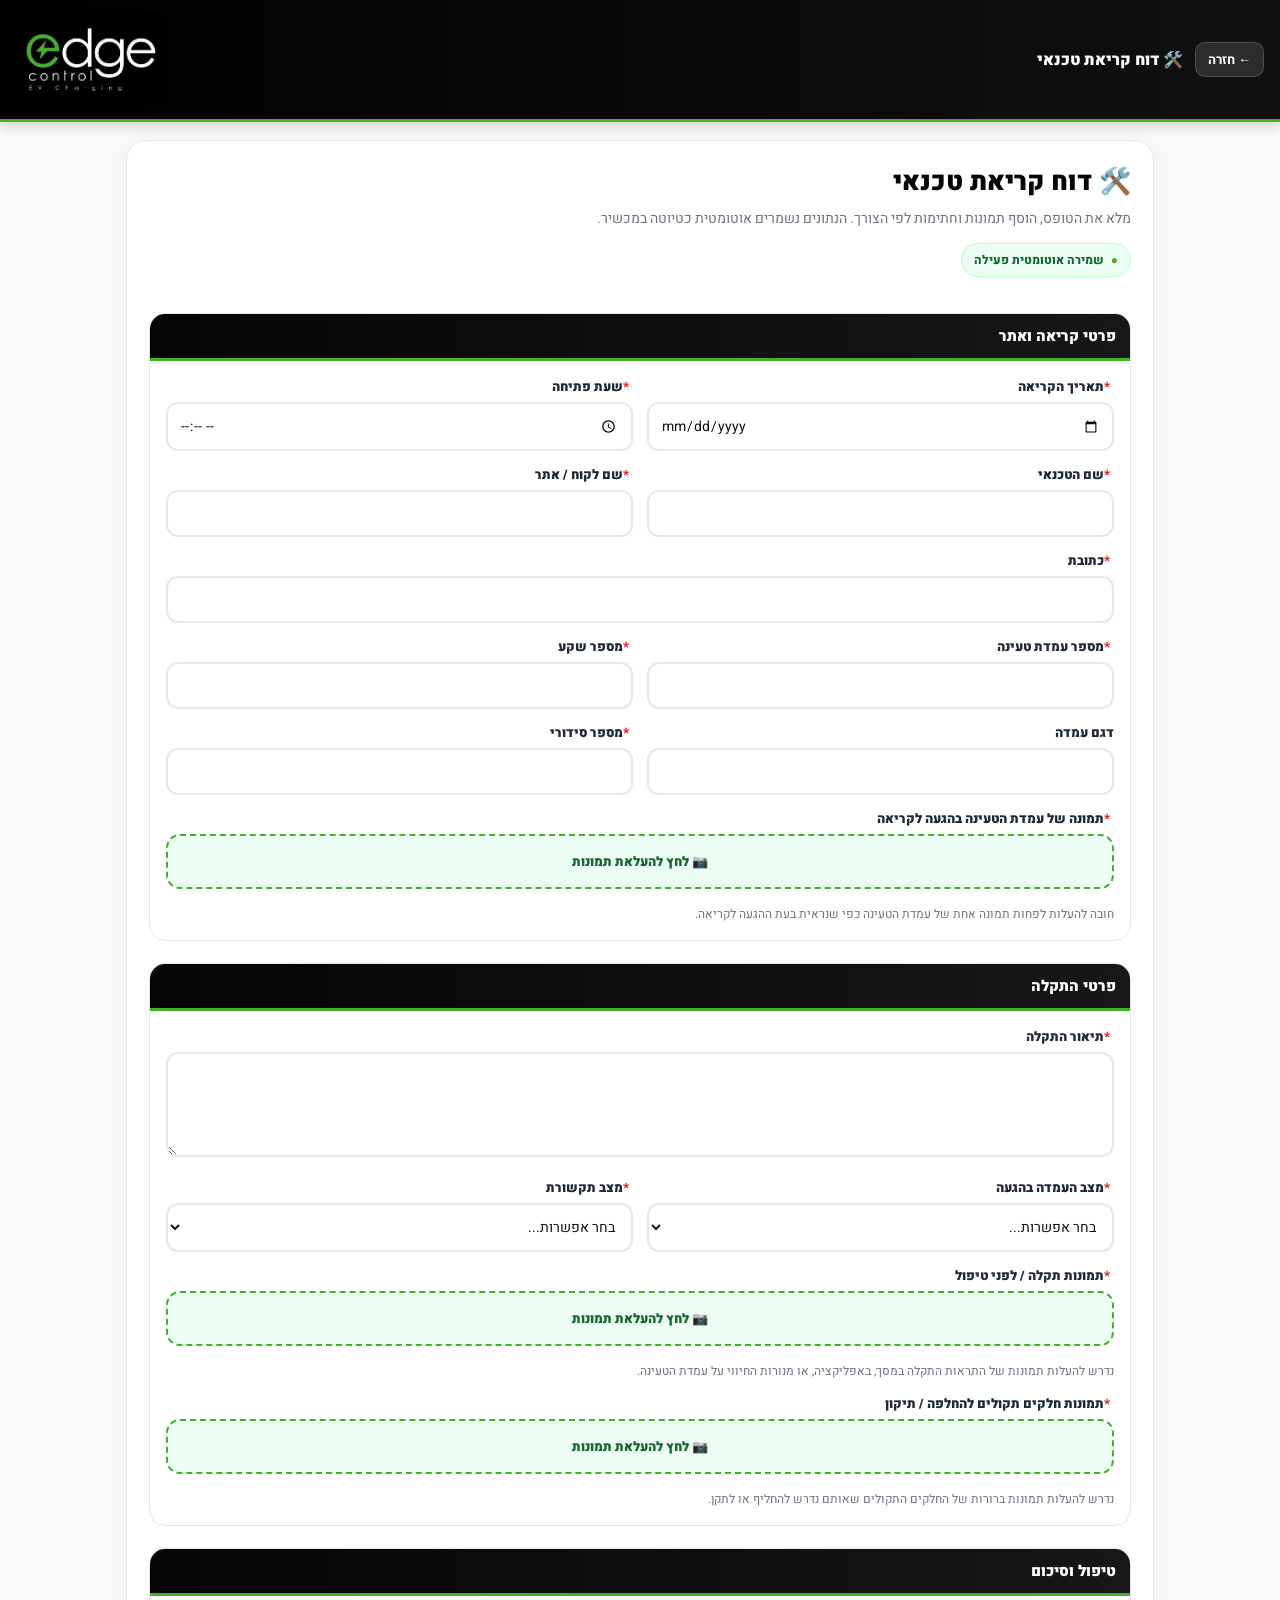
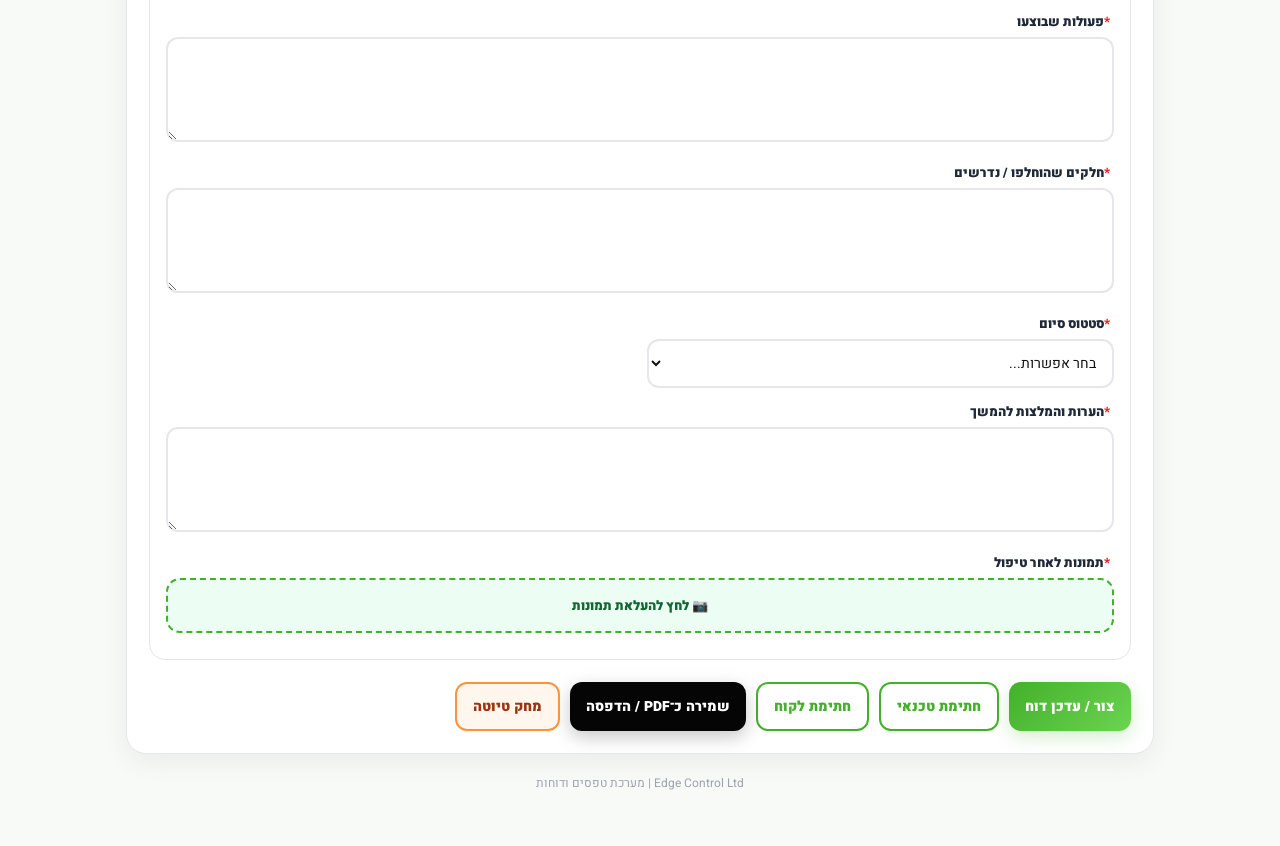
<file: service.html>
<!DOCTYPE html>
<html dir="rtl" lang="he">
<head>
  <meta charset="UTF-8" />
  <meta name="viewport" content="width=device-width, initial-scale=1.0, maximum-scale=1.0, user-scalable=no" />
  <title>Edge Control – דוח קריאת טכנאי</title>
  <link href="https://fonts.googleapis.com/css2?family=Heebo:wght@300;400;500;600;700;800;900&display=swap" rel="stylesheet" />

  <style>
    :root{
      --green:#43b02a;
      --green-light:#ecfdf3;
      --black:#050505;
      --dark:#111;
      --bg:#f7faf7;
      --border:#e5e7eb;
      --gray:#6b7280;
      --danger:#dc2626;
      --warn:#f59e0b;
    }

    *{box-sizing:border-box;margin:0;padding:0}
    html,body{width:100%;max-width:100%;overflow-x:hidden}
    body{
      font-family:'Heebo',Arial,sans-serif;
      direction:rtl;
      background:var(--bg);
      color:#111;
      min-height:100vh;
    }

    button,input,textarea,select{font-family:'Heebo',Arial,sans-serif}
    button{cursor:pointer}

    .app-shell{min-height:100vh}
    .topbar{
      position:sticky;
      top:0;
      z-index:50;
      display:flex;
      align-items:center;
      gap:12px;
      background:linear-gradient(90deg,#000,#111);
      color:#fff;
      padding:12px 16px;
      border-bottom:3px solid var(--green);
      box-shadow:0 2px 14px rgba(0,0,0,.22);
      flex-wrap:wrap;
    }

    .back{
      color:#fff;
      text-decoration:none;
      background:rgba(255,255,255,.12);
      border:1px solid rgba(255,255,255,.16);
      border-radius:10px;
      padding:7px 12px;
      font-size:13px;
      font-weight:700;
    }

    .page-title{
      font-size:16px;
      font-weight:900;
      flex:1;
      min-width:190px;
    }

    .topbar-logo{
      width:150px;
      max-width:34vw;
      height:auto;
      border-radius:8px;
      background:#050505;
    }

    .wrap{
      max-width:1060px;
      margin:0 auto;
      padding:18px 16px 34px;
    }

    .panel,.report{
      background:#fff;
      border:1px solid var(--border);
      border-radius:20px;
      box-shadow:0 8px 28px rgba(0,0,0,.06);
      padding:22px;
    }

    .panel h1{
      color:var(--black);
      font-size:26px;
      font-weight:900;
      margin-bottom:6px;
    }

    .panel-sub{
      color:var(--gray);
      font-size:14px;
      line-height:1.7;
      margin-bottom:12px;
    }

    .autosave-note{
      display:inline-flex;
      align-items:center;
      gap:7px;
      background:var(--green-light);
      color:#166534;
      border:1px solid #bbf7d0;
      border-radius:999px;
      padding:7px 12px;
      font-size:12px;
      font-weight:800;
      margin-bottom:18px;
    }

    .autosave-note:before{content:'●';color:var(--green)}

    .section{
      margin:18px 0 22px;
      border:1px solid var(--border);
      border-radius:16px;
      overflow:hidden;
      background:#fff;
    }

    .section-title{
      background:linear-gradient(90deg,#050505,#171717);
      color:#fff;
      border-bottom:3px solid var(--green);
      padding:11px 14px;
      font-size:15px;
      font-weight:900;
    }

    .form-grid{
      display:grid;
      grid-template-columns:1fr 1fr;
      gap:14px;
      padding:16px;
    }

    .field{min-width:0}
    .field.full{grid-column:1/-1}

    label{
      display:block;
      font-size:13px;
      color:#1f2937;
      font-weight:900;
      margin-bottom:6px;
    }

    .required-mark{color:var(--danger);font-weight:900;margin-right:4px}

    input,textarea,select{
      width:100%;
      border:2px solid var(--border);
      border-radius:12px;
      padding:11px 12px;
      font-size:14px;
      outline:none;
      background:#fff;
      color:#111;
      direction:rtl;
    }

    input:focus,textarea:focus,select:focus{
      border-color:var(--green);
      box-shadow:0 0 0 3px rgba(67,176,42,.12);
    }

    textarea{min-height:105px;resize:vertical}

    .hint{
      display:block;
      color:#6b7280;
      font-size:12px;
      line-height:1.55;
      margin-top:6px;
    }

    .image-box{
      border:2px dashed var(--green);
      background:var(--green-light);
      color:#166534;
      border-radius:14px;
      padding:16px;
      text-align:center;
      font-weight:900;
      cursor:pointer;
    }

    .image-input{display:none}
    .image-preview{
      display:flex;
      gap:8px;
      flex-wrap:wrap;
      margin-top:10px;
    }

    .image-preview img{
      width:84px;
      height:84px;
      object-fit:cover;
      border-radius:12px;
      border:2px solid var(--border);
      background:#fff;
    }

    .actions{
      display:flex;
      flex-wrap:wrap;
      gap:10px;
      margin-top:16px;
    }

    .btn{
      border:none;
      background:linear-gradient(135deg,#43b02a,#6bd451);
      color:#fff;
      border-radius:12px;
      padding:12px 16px;
      font-size:14px;
      font-weight:900;
      min-height:44px;
      box-shadow:0 6px 18px rgba(67,176,42,.22);
    }

    .btn.secondary{
      background:#fff;
      color:var(--green);
      border:2px solid var(--green);
      box-shadow:none;
    }

    .btn.dark{
      background:#050505;
      color:#fff;
      box-shadow:0 6px 18px rgba(0,0,0,.22);
    }

    .btn.warn{
      background:#fff7ed;
      color:#9a3412;
      border:2px solid #fb923c;
      box-shadow:none;
    }

    .report{
      display:none;
      margin-top:18px;
    }

    .report.show{display:block}

    .report-inner{
      background:#fff;
      color:#000;
      direction:rtl;
      max-width:900px;
      margin:0 auto;
      padding:0;
    }

    .report-header{
      display:flex;
      justify-content:space-between;
      align-items:flex-start;
      gap:18px;
      border-bottom:3px solid var(--green);
      padding-bottom:14px;
      margin-bottom:18px;
    }

    .report-logo{
      width:210px;
      max-width:45%;
      height:auto;
      border-radius:8px;
      background:#050505;
    }

    .company{
      direction:ltr;
      text-align:left;
      font-size:11px;
      color:#555;
      line-height:1.7;
    }

    .report h2{
      color:var(--green);
      font-size:22px;
      font-weight:900;
      margin-bottom:14px;
    }

    .report-section-title{
      background:#050505;
      color:#fff;
      border-radius:7px;
      padding:8px 12px;
      font-weight:900;
      margin:18px 0 10px;
      break-after:avoid;
    }

    .report-grid{
      display:grid;
      grid-template-columns:1fr 1fr;
      gap:7px 18px;
    }

    .report-field{
      border-bottom:1px solid #e5e7eb;
      padding:8px 4px;
      break-inside:avoid;
      min-width:0;
    }

    .report-field.full{grid-column:1/-1}

    .report-field label{
      color:var(--green);
      font-size:11px;
      margin:0 0 4px;
    }

    .report-value{
      font-size:13.5px;
      line-height:1.65;
      white-space:pre-wrap;
      word-break:break-word;
      overflow-wrap:anywhere;
      font-weight:600;
    }

    .report-images{
      display:flex;
      flex-wrap:wrap;
      gap:8px;
      border:1px solid #e5e7eb;
      border-radius:10px;
      padding:10px;
      margin:8px 0 12px;
      background:#f8fafc;
      break-inside:avoid;
    }

    .report-images img{
      width:180px;
      max-width:100%;
      max-height:150px;
      object-fit:cover;
      border-radius:8px;
      border:1px solid #ddd;
    }

    .signature-row{
      display:grid;
      grid-template-columns:1fr 1fr;
      gap:20px;
      margin-top:20px;
    }

    .signature-box{
      border:1px solid #ddd;
      border-radius:10px;
      min-height:110px;
      padding:10px;
      text-align:center;
      break-inside:avoid;
    }

    .signature-box img{
      max-width:260px;
      width:100%;
      max-height:95px;
      object-fit:contain;
      margin:0 auto;
    }

    .footer-note{
      text-align:center;
      color:#9ca3af;
      font-size:12px;
      padding:20px 0;
    }

    .modal{
      display:none;
      position:fixed;
      inset:0;
      z-index:999;
      background:rgba(0,0,0,.68);
      padding:16px;
      align-items:center;
      justify-content:center;
    }

    .modal.show{display:flex}

    .modal-card{
      background:#fff;
      border-radius:18px;
      padding:18px;
      width:100%;
      max-width:560px;
      text-align:center;
    }

    .modal-card h2{
      color:var(--green);
      font-size:20px;
      margin-bottom:6px;
    }

    .signature-canvas{
      width:100%;
      height:190px;
      border:2px solid var(--border);
      border-radius:14px;
      background:#fff;
      touch-action:none;
      margin-top:8px;
    }

    .error-box{
      display:none;
      background:#fef2f2;
      border:1px solid #fecaca;
      color:#991b1b;
      border-radius:14px;
      padding:12px 14px;
      margin:14px 0;
      font-size:13px;
      line-height:1.7;
    }

    .error-box.show{display:block}
    .error-box strong{display:block;margin-bottom:6px}

    @media(max-width:720px){
      .wrap{padding:14px 12px 28px}
      .panel,.report{padding:16px;border-radius:16px}
      .form-grid,.report-grid,.signature-row{grid-template-columns:1fr}
      .field.full,.report-field.full{grid-column:auto}
      .topbar-logo{width:118px}
      .page-title{font-size:14px}
      .actions{flex-direction:column}
      .btn{width:100%}
      .report-header{flex-direction:column}
      .report-logo{max-width:100%;width:220px}
      .company{text-align:right;direction:ltr}
    }

    @media print{
      body{background:#fff;padding:0}
      .app-shell>.topbar,
      .panel,
      .footer-note,
      .actions,
      .modal{display:none!important}
      .wrap{max-width:none;padding:0}
      .report{display:block!important;border:none;box-shadow:none;padding:10mm;margin:0}
      .report-inner{max-width:180mm}
      .report-section-title,.signature-box,.report-images{break-inside:avoid;page-break-inside:avoid}
      img{break-inside:avoid;page-break-inside:avoid}
    }
  </style>
</head>

<body>
  <div class="app-shell">
    <div class="topbar">
      <a class="back" href="index.html">← חזרה</a>
      <div class="page-title">🛠️ דוח קריאת טכנאי</div>
      <img class="topbar-logo" src="assets/img/edge-logo.jpg" alt="Edge Control" onerror="this.style.display='none'">
    </div>

    <main class="wrap">
      <section class="panel">
        <h1>🛠️ דוח קריאת טכנאי</h1>
        <p class="panel-sub">
          מלא את הטופס, הוסף תמונות וחתימות לפי הצורך.
          הנתונים נשמרים אוטומטית כטיוטה במכשיר.
        </p>

        <div class="autosave-note" id="draft-note">שמירה אוטומטית פעילה</div>
        <div class="error-box" id="error-box"></div>
        <div id="dynamic-form"></div>

        <div class="actions">
          <button class="btn" id="make-report">צור / עדכן דוח</button>
          <button class="btn secondary" id="sig-tech">חתימת טכנאי</button>
          <button class="btn secondary" id="sig-client">חתימת לקוח</button>
          <button class="btn dark" id="print-pdf">שמירה כ־PDF / הדפסה</button>
          <button class="btn warn" id="clear-draft">מחק טיוטה</button>
        </div>
      </section>

      <section class="report" id="report"></section>
      <p class="footer-note">Edge Control Ltd | מערכת טפסים ודוחות</p>
    </main>
  </div>

  <div class="modal" id="signature-modal">
    <div class="modal-card">
      <h2 id="sig-title">חתימה</h2>
      <p class="panel-sub">חתום בתוך המסגרת ושמור את החתימה לדוח.</p>
      <canvas id="signature-canvas" class="signature-canvas" width="520" height="190"></canvas>

      <div class="actions">
        <button class="btn secondary" onclick="clearSignature()">נקה</button>
        <button class="btn" onclick="saveSignature()">שמור חתימה</button>
        <button class="btn dark" onclick="closeSignature()">ביטול</button>
      </div>
    </div>
  </div>

  <script>
    const FORM_CONFIG = {
      id: 'service',
      title: 'דוח קריאת טכנאי',
      logoPath: 'assets/img/edge-logo.jpg',
      fileFields: ['customer', 'date'],
      sections: [
        {
          title: 'פרטי קריאה ואתר',
          fields: [
            {id:'date', label:'תאריך הקריאה', type:'date', required:true},
            {id:'time', label:'שעת פתיחה', type:'time', required:true},
            {id:'tech', label:'שם הטכנאי', type:'text', required:true},
            {id:'customer', label:'שם לקוח / אתר', type:'text', required:true},
            {id:'address', label:'כתובת', type:'text', required:true, full:true},
            {id:'charger_number', label:'מספר עמדת טעינה', type:'text', required:true},
            {id:'socket_number', label:'מספר שקע', type:'text', required:true},
            {"id": "charger", "label": "דגם עמדה", "type": "text"},
            {id:'serial', label:'מספר סידורי', type:'text', required:true},
            {
              id:'arrival_images',
              label:'תמונה של עמדת הטעינה בהגעה לקריאה',
              type:'images',
              required:true,
              full:true,
              hint:'חובה להעלות לפחות תמונה אחת של עמדת הטעינה כפי שנראית בעת ההגעה לקריאה.'
            }
          ]
        },
        {
          title: 'פרטי התקלה',
          fields: [
            {id:'fault', label:'תיאור התקלה', type:'textarea', required:true, full:true},
            {
              id:'status_before',
              label:'מצב העמדה בהגעה',
              type:'select',
              required:true,
              options:['לא פעילה','פעילה חלקית','פעילה','אין תקשורת','אחר']
            },
            {
              id:'status_before_other',
              label:'פירוט מצב העמדה בהגעה',
              type:'text',
              required:true,
              showIf:{field:'status_before', value:'אחר'}
            },
            {
              id:'internet',
              label:'מצב תקשורת',
              type:'select',
              required:true,
              options:['תקין','לא תקין','SIM/4G','LAN','לא נבדק']
            },
            {
              id:'fault_images',
              label:'תמונות תקלה / לפני טיפול',
              type:'images',
              required:true,
              full:true,
              hint:'נדרש להעלות תמונות של התראות התקלה במסך, באפליקציה, או מנורות החיווי על עמדת הטעינה.'
            },
            {
              id:'fault_parts_images',
              label:'תמונות חלקים תקולים להחלפה / תיקון',
              type:'images',
              required:true,
              full:true,
              hint:'נדרש להעלות תמונות ברורות של החלקים התקולים שאותם נדרש להחליף או לתקן.'
            }
          ]
        },
        {
          title: 'טיפול וסיכום',
          fields: [
            {id:'actions', label:'פעולות שבוצעו', type:'textarea', required:true, full:true},
            {id:'parts', label:'חלקים שהוחלפו / נדרשים', type:'textarea', required:true, full:true},
            {
              id:'result',
              label:'סטטוס סיום',
              type:'select',
              required:true,
              options:['טופל והסתיים','נדרש ביקור נוסף','נדרש ציוד נוסף','הועבר להמשך טיפול','לא טופל']
            },
            {id:'recommendations', label:'הערות והמלצות להמשך', type:'textarea', required:true, full:true},
            {id:'after_images', label:'תמונות לאחר טיפול', type:'images', required:true, full:true}
          ]
        }
      ]
    };

    const SAVE_KEY = 'edge_control_form_' + FORM_CONFIG.id + '_draft_v2';

    let data = {};
    let images = {};
    let signatures = {tech:'', client:''};
    let currentSignature = null;

    const $ = selector => document.querySelector(selector);

    function allFields(){
      return FORM_CONFIG.sections.flatMap(section =>
        section.fields.map(field => ({...field, sectionTitle: section.title}))
      );
    }

    function isVisibleField(field){
      if(!field.showIf) return true;
      return data[field.showIf.field] === field.showIf.value;
    }

    function fieldValue(id){
      const value = data[id];
      return value === undefined || value === null || value === '' ? '—' : value;
    }

    function displayValue(field){
      if(field.id === 'status_before' && data.status_before === 'אחר'){
        return data.status_before_other || 'אחר';
      }
      return fieldValue(field.id);
    }

    function escapeHTML(value){
      return String(value ?? '').replace(/[&<>'"]/g, c => ({
        '&':'&amp;',
        '<':'&lt;',
        '>':'&gt;',
        "'":'&#39;',
        '"':'&quot;'
      }[c]));
    }

    function saveDraft(){
      try{
        const payload = JSON.stringify({
          data,
          images,
          signatures,
          savedAt: new Date().toISOString()
        });

        localStorage.setItem(SAVE_KEY, payload);
        sessionStorage.setItem(SAVE_KEY, payload);

        const note = $('#draft-note');
        if(note) note.textContent = 'נשמר אוטומטית: ' + new Date().toLocaleTimeString('he-IL');
      }catch(err){
        console.warn('Draft save failed', err);
      }
    }

    function loadDraft(){
      try{
        const raw = localStorage.getItem(SAVE_KEY) || sessionStorage.getItem(SAVE_KEY);
        if(!raw) return;

        const payload = JSON.parse(raw);
        data = payload.data || {};
        images = payload.images || {};
        signatures = payload.signatures || {tech:'', client:''};
      }catch(err){
        console.warn('Draft load failed', err);
      }
    }

    function clearDraft(){
      if(!confirm('האם למחוק את הטיוטה השמורה?')) return;

      localStorage.removeItem(SAVE_KEY);
      sessionStorage.removeItem(SAVE_KEY);
      data = {};
      images = {};
      signatures = {tech:'', client:''};

      renderForm();
      $('#report').classList.remove('show');
      $('#report').innerHTML = '';
      $('#error-box').classList.remove('show');
      $('#error-box').innerHTML = '';

      alert('הטיוטה נמחקה.');
    }

    function renderForm(){
      const root = $('#dynamic-form');

      root.innerHTML = FORM_CONFIG.sections.map(section => `
        <div class="section">
          <div class="section-title">${escapeHTML(section.title)}</div>
          <div class="form-grid">
            ${section.fields.map(renderField).join('')}
          </div>
        </div>
      `).join('');

      bindInputs();
      updateConditionalFields();
    }

    function renderField(field){
      const required = field.required ? '<span class="required-mark">*</span>' : '';
      const fullClass = field.full ? ' full' : '';
      const hiddenStyle = !isVisibleField(field) ? 'style="display:none"' : '';
      const hint = field.hint ? `<span class="hint">${escapeHTML(field.hint)}</span>` : '';

      let control = '';

      if(field.type === 'textarea'){
        control = `<textarea id="${field.id}" data-field="${field.id}">${escapeHTML(data[field.id] || '')}</textarea>`;
      }else if(field.type === 'select'){
        control = `
          <select id="${field.id}" data-field="${field.id}">
            <option value="">בחר אפשרות...</option>
            ${field.options.map(option => `
              <option value="${escapeHTML(option)}" ${data[field.id] === option ? 'selected' : ''}>
                ${escapeHTML(option)}
              </option>
            `).join('')}
          </select>
        `;
      }else if(field.type === 'images'){
        const count = images[field.id]?.length || 0;
        control = `
          <label class="image-box" for="${field.id}">
            📷 לחץ להעלאת תמונות ${count ? `(${count} תמונות נבחרו)` : ''}
          </label>
          <input class="image-input" id="${field.id}" type="file" accept="image/*" multiple data-image-field="${field.id}">
          <div class="image-preview" id="preview-${field.id}">
            ${(images[field.id] || []).map(src => `<img src="${src}" alt="">`).join('')}
          </div>
        `;
      }else{
        control = `<input id="${field.id}" data-field="${field.id}" type="${field.type}" value="${escapeHTML(data[field.id] || '')}">`;
      }

      return `
        <div class="field${fullClass}" data-wrap="${field.id}" ${hiddenStyle}>
          <label for="${field.id}">${required}${escapeHTML(field.label)}</label>
          ${control}
          ${hint}
        </div>
      `;
    }

    function bindInputs(){
      document.querySelectorAll('[data-field]').forEach(input => {
        input.addEventListener('input', () => {
          data[input.dataset.field] = input.value;
          saveDraft();
          updateConditionalFields();
        });

        input.addEventListener('change', () => {
          data[input.dataset.field] = input.value;
          saveDraft();
          updateConditionalFields();
        });
      });

      document.querySelectorAll('[data-image-field]').forEach(input => {
        input.addEventListener('change', async () => {
          const key = input.dataset.imageField;
          if(!images[key]) images[key] = [];

          for(const file of Array.from(input.files || [])){
            const dataUrl = await resizeImage(file);
            if(dataUrl) images[key].push(dataUrl);
          }

          saveDraft();
          renderForm();
        });
      });
    }

    function updateConditionalFields(){
      allFields().forEach(field => {
        const wrap = document.querySelector(`[data-wrap="${field.id}"]`);
        if(!wrap) return;

        wrap.style.display = isVisibleField(field) ? '' : 'none';

        if(!isVisibleField(field)){
          delete data[field.id];
        }
      });
    }

    function resizeImage(file, maxSize=1280, quality=.72){
      return new Promise(resolve => {
        const reader = new FileReader();

        reader.onload = event => {
          const img = new Image();

          img.onload = () => {
            let width = img.width;
            let height = img.height;
            const scale = Math.min(1, maxSize / Math.max(width, height));

            width = Math.round(width * scale);
            height = Math.round(height * scale);

            const canvas = document.createElement('canvas');
            canvas.width = width;
            canvas.height = height;

            canvas.getContext('2d').drawImage(img, 0, 0, width, height);
            resolve(canvas.toDataURL('image/jpeg', quality));
          };

          img.onerror = () => resolve(event.target.result);
          img.src = event.target.result;
        };

        reader.onerror = () => resolve('');
        reader.readAsDataURL(file);
      });
    }

    function validateRequired(){
      const missing = [];

      FORM_CONFIG.sections.forEach(section => {
        section.fields.forEach(field => {
          if(!field.required || !isVisibleField(field)) return;

          if(field.type === 'images'){
            if(!images[field.id] || images[field.id].length === 0){
              missing.push(`${section.title} – ${field.label}`);
            }
            return;
          }

          if(!data[field.id] || !String(data[field.id]).trim()){
            missing.push(`${section.title} – ${field.label}`);
          }
        });
      });

      return missing;
    }

    function showValidationError(missing){
      const box = $('#error-box');

      box.innerHTML = `
        <strong>לא ניתן להפיק דוח – חסרים שדות חובה:</strong>
        <ul style="padding-right:18px;margin:0;">
          ${missing.map(item => `<li>${escapeHTML(item)}</li>`).join('')}
        </ul>
      `;

      box.classList.add('show');
      box.scrollIntoView({behavior:'smooth', block:'start'});
    }

    function createReport(){
      const missing = validateRequired();

      if(missing.length){
        showValidationError(missing);
        return;
      }

      $('#error-box').classList.remove('show');
      const report = $('#report');
      report.innerHTML = buildReport();
      report.classList.add('show');
      saveDraft();
      report.scrollIntoView({behavior:'smooth', block:'start'});
    }

    function reportField(field){
      if(!isVisibleField(field)) return '';

      const value = displayValue(field);
      if(field.type === 'images') return '';

      return `
        <div class="report-field ${field.full ? 'full' : ''}">
          <label>${escapeHTML(field.label)}</label>
          <div class="report-value">${escapeHTML(value)}</div>
        </div>
      `;
    }

    function reportImages(field){
      if(field.type !== 'images' || !isVisibleField(field)) return '';
      const list = images[field.id] || [];

      if(!list.length) return '';

      return `
        <div class="report-section-title">${escapeHTML(field.label)}</div>
        <div class="report-images">
          ${list.map(src => `<img src="${src}" alt="">`).join('')}
        </div>
      `;
    }

    function buildReport(){
      const logo = FORM_CONFIG.logoPath;

      return `
        <div class="report-inner" id="pdf-report">
          <div class="report-header">
            <img class="report-logo" src="${logo}" alt="Edge Control" onerror="this.style.display='none'">
            <div class="company">
              Imber 24, Petah Tikva, Israel<br>
              Tel: 073-3318500<br>
              office@edgecontrol.net<br>
              www.EdgeControl.co.il
            </div>
          </div>

          <h2>${escapeHTML(FORM_CONFIG.title)}</h2>

          ${FORM_CONFIG.sections.map(section => `
            <div class="report-section-title">${escapeHTML(section.title)}</div>
            <div class="report-grid">
              ${section.fields.map(reportField).join('')}
            </div>
            ${section.fields.map(reportImages).join('')}
          `).join('')}

          <div class="report-section-title">חתימות ואישורים</div>
          <div class="signature-row">
            <div class="signature-box">
              <strong>חתימת טכנאי / חשמלאי</strong>
              ${signatures.tech ? `<img src="${signatures.tech}" alt="חתימת טכנאי">` : '<div class="report-value">—</div>'}
            </div>
            <div class="signature-box">
              <strong>חתימת לקוח / נציג</strong>
              ${signatures.client ? `<img src="${signatures.client}" alt="חתימת לקוח">` : '<div class="report-value">—</div>'}
            </div>
          </div>
        </div>
      `;
    }

    function openSignature(type){
      currentSignature = type;
      $('#sig-title').textContent = type === 'tech' ? 'חתימת טכנאי / חשמלאי' : 'חתימת לקוח / נציג';
      $('#signature-modal').classList.add('show');
      clearSignature();
      initSignatureCanvas();
    }

    function closeSignature(){
      $('#signature-modal').classList.remove('show');
      currentSignature = null;
    }

    function clearSignature(){
      const canvas = $('#signature-canvas');
      const ctx = canvas.getContext('2d');
      ctx.clearRect(0, 0, canvas.width, canvas.height);
    }

    function saveSignature(){
      if(!currentSignature) return;

      signatures[currentSignature] = $('#signature-canvas').toDataURL('image/png');
      saveDraft();
      closeSignature();

      if($('#report').classList.contains('show')){
        $('#report').innerHTML = buildReport();
      }

      alert('החתימה נשמרה בהצלחה.');
    }

    function initSignatureCanvas(){
      const canvas = $('#signature-canvas');
      const ctx = canvas.getContext('2d');
      let drawing = false;

      ctx.lineWidth = 2.6;
      ctx.lineCap = 'round';
      ctx.strokeStyle = '#111';

      function pos(e){
        const rect = canvas.getBoundingClientRect();
        const p = e.touches ? e.touches[0] : e;
        return {
          x:(p.clientX - rect.left) * (canvas.width / rect.width),
          y:(p.clientY - rect.top) * (canvas.height / rect.height)
        };
      }

      function start(e){
        e.preventDefault();
        drawing = true;
        const p = pos(e);
        ctx.beginPath();
        ctx.moveTo(p.x, p.y);
      }

      function move(e){
        if(!drawing) return;
        e.preventDefault();
        const p = pos(e);
        ctx.lineTo(p.x, p.y);
        ctx.stroke();
      }

      function end(e){
        if(e) e.preventDefault();
        drawing = false;
      }

      canvas.onmousedown = start;
      canvas.onmousemove = move;
      canvas.onmouseup = end;
      canvas.onmouseleave = end;
      canvas.ontouchstart = start;
      canvas.ontouchmove = move;
      canvas.ontouchend = end;
    }

    function fileBase(){
      const parts = FORM_CONFIG.fileFields
        .map(id => data[id])
        .filter(Boolean)
        .map(value => String(value).trim().replace(/[\\/:*?"<>|]/g,'-'));

      return `${FORM_CONFIG.title}${parts.length ? ' - ' + parts.join(' - ') : ''}`;
    }

    function printReport(){
      if(!$('#report').classList.contains('show')){
        createReport();
      }

      if(!$('#report').classList.contains('show')) return;

      const win = window.open('', '_blank');

      if(!win){
        alert('הדפדפן חסם את חלון ההדפסה. יש לאפשר Popups.');
        return;
      }

      win.document.open();
      win.document.write(`
        <!DOCTYPE html>
        <html dir="rtl" lang="he">
        <head>
          <meta charset="UTF-8">
          <title>${escapeHTML(fileBase())}</title>
          <style>${document.querySelector('style').innerHTML}</style>
        </head>
        <body>
          <section class="report show">${buildReport()}</section>
          <script>
            setTimeout(function(){ window.focus(); window.print(); }, 600);
          <\/script>
        </body>
        </html>
      `);
      win.document.close();
    }

    document.addEventListener('DOMContentLoaded', () => {
      loadDraft();
      renderForm();

      $('#make-report').addEventListener('click', createReport);
      $('#sig-tech').addEventListener('click', () => openSignature('tech'));
      $('#sig-client').addEventListener('click', () => openSignature('client'));
      $('#print-pdf').addEventListener('click', printReport);
      $('#clear-draft').addEventListener('click', clearDraft);

      window.addEventListener('beforeunload', saveDraft);
      window.addEventListener('pagehide', saveDraft);
      document.addEventListener('visibilitychange', () => {
        if(document.visibilityState === 'hidden') saveDraft();
      });
    });
  </script>
</body>
</html>
</file>
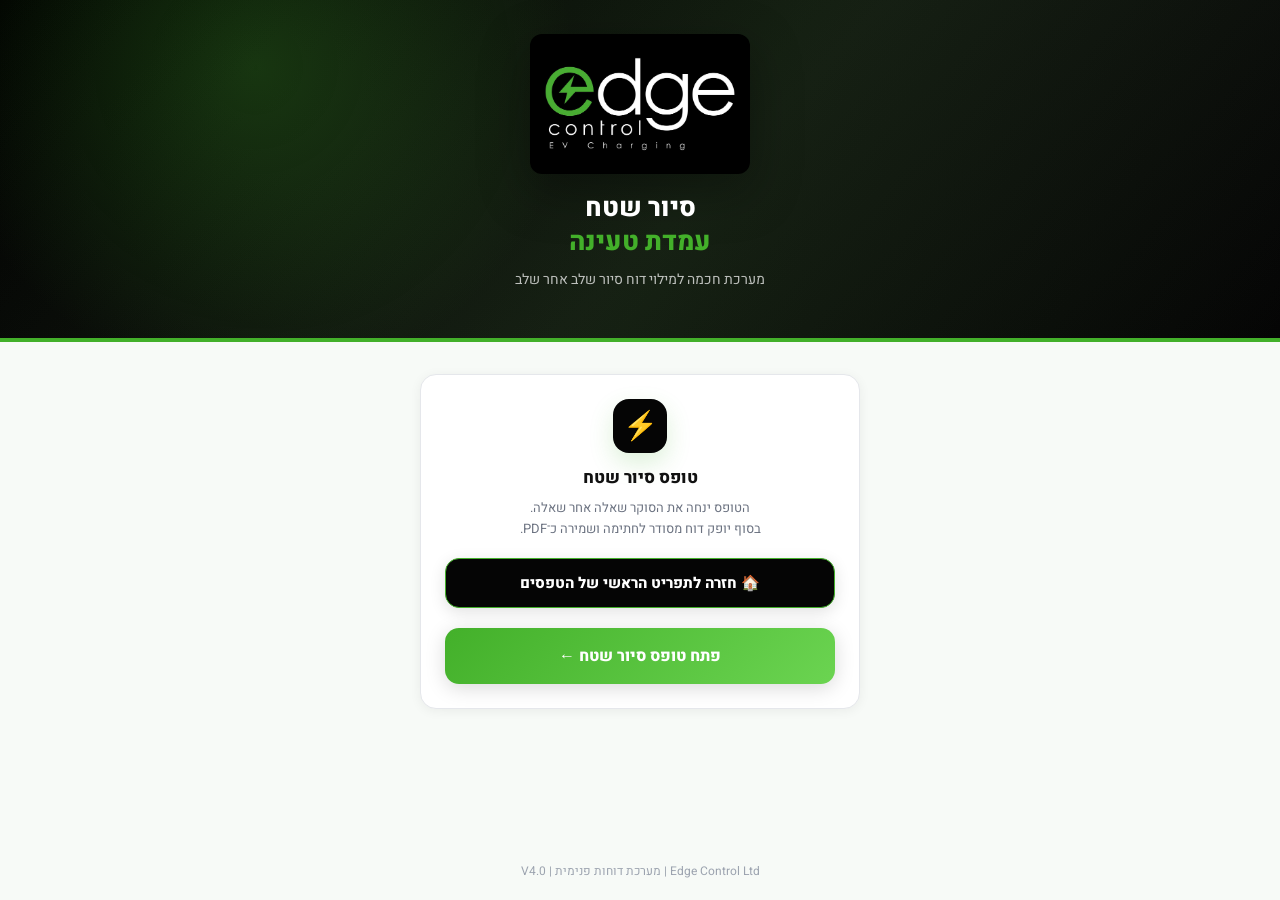
<file: survey.html>
<!DOCTYPE html>
<html dir="rtl" lang="he">
<head>
<meta charset="UTF-8" />
<meta name="viewport" content="width=device-width, initial-scale=1.0, maximum-scale=1.0, user-scalable=no" />
<title>Edge Control – סיור שטח עמדת טעינה</title>
<!-- EC_FORMS_VERSION: V4.1_STATION_BEFORE_ROUTE -->
<link href="https://fonts.googleapis.com/css2?family=Heebo:wght@300;400;500;600;700;800&display=swap" rel="stylesheet" />
<style>
:root{
  --blue:#43b02a;
  --blue-dark:#050505;
  --blue-light:#ecfdf3;
  --green:#43b02a;
  --border:#e5e7eb;
  --bg:#f7faf7;
  --gray:#6b7280;
}
*{box-sizing:border-box;margin:0;padding:0}
html,body{font-family:'Heebo',sans-serif;background:var(--bg);direction:rtl;color:#111;min-height:100vh;width:100%;max-width:100%;overflow-x:hidden}
button,input,textarea,select{font-family:'Heebo',sans-serif}

/* ── HOME ── */
#home{display:flex;flex-direction:column;min-height:100vh}
.home-header{background:radial-gradient(circle at 20% 20%,rgba(67,176,42,.25),transparent 30%),linear-gradient(135deg,#000 0%,#111 55%,#050505 100%);padding:34px 24px 48px;text-align:center;position:relative;overflow:hidden;border-bottom:4px solid var(--green)}
.home-header::before{content:'';position:absolute;inset:0;background:linear-gradient(120deg,transparent 0%,rgba(67,176,42,.10) 55%,transparent 100%)}
.brand-logo{width:min(220px,70vw);height:auto;display:block;margin:0 auto 18px;border-radius:12px;box-shadow:0 16px 50px rgba(0,0,0,.35);position:relative}
.home-title{font-size:26px;font-weight:800;color:#fff;line-height:1.3;position:relative}
.home-title span{color:#43b02a}
.home-sub{font-size:14px;color:rgba(255,255,255,.72);margin-top:10px;position:relative}
.home-card-icon{width:54px;height:54px;border-radius:16px;background:#050505;color:var(--green);display:flex;align-items:center;justify-content:center;margin:0 auto 12px;font-size:28px;box-shadow:0 10px 24px rgba(67,176,42,.18)}
.start-btn{display:block;width:100%;background:linear-gradient(135deg,#43b02a,#6bd451);color:#fff;border:none;border-radius:14px;padding:16px 32px;font-size:16px;font-weight:800;cursor:pointer;box-shadow:0 4px 20px rgba(0,0,0,.15);transition:.2s;margin-top:20px}
.start-btn:hover{transform:translateY(-2px)}
.main-menu-btn{display:block;width:100%;background:#050505;color:#fff;border:1.5px solid #43b02a;border-radius:14px;padding:13px 24px;font-size:15px;font-weight:800;cursor:pointer;box-shadow:0 4px 16px rgba(0,0,0,.12);transition:.2s;margin-top:18px}
.main-menu-btn:hover{transform:translateY(-2px);background:#111}
.draft-btn{margin-top:10px;width:100%;background:#fff;color:#6b7280;border:1px solid #d1d5db;border-radius:10px;padding:10px 16px;font-weight:700;cursor:pointer;display:none}
.home-footer{text-align:center;padding:20px;color:#9ca3af;font-size:12px;margin-top:auto}

/* ── CHAT ── */
#chat-screen,#report-screen{display:none;flex-direction:column;min-height:100vh}
.chat-header,.rep-header{background:linear-gradient(90deg,#000,#111);color:#fff;padding:14px 16px;display:flex;align-items:center;gap:12px;position:sticky;top:0;z-index:100;box-shadow:0 2px 12px rgba(0,0,0,.2);flex-wrap:wrap;border-bottom:3px solid var(--green)}
.back-btn{background:rgba(255,255,255,.15);border:none;color:#fff;border-radius:8px;padding:6px 12px;cursor:pointer;font-size:13px}
.chat-title{font-weight:700;font-size:15px}
.chat-prog{margin-right:auto;font-size:12px;opacity:.75;white-space:nowrap}
.prog-bar{height:3px;background:rgba(255,255,255,.2)}
.prog-fill{height:3px;background:#60a5fa;transition:width .4s ease}
.messages{flex:1;overflow-y:auto;padding:16px;display:flex;flex-direction:column;gap:10px;padding-bottom:230px}
.bubble{max-width:85%;padding:11px 14px;border-radius:12px;font-size:14px;line-height:1.6}
.bubble.bot{background:#f0f4ff;border:1px solid #c7d7ff;align-self:flex-start;border-radius:4px 12px 12px 12px}
.bubble.user{background:var(--blue);color:#fff;align-self:flex-end;border-radius:12px 4px 12px 12px}
.bubble.alert{background:#fef3c7;border:1px solid #f59e0b;align-self:center;font-size:13px;color:#92400e;border-radius:8px;text-align:center;max-width:95%;padding:10px 16px}
.input-area{position:fixed;bottom:0;right:0;left:0;background:#fff;border-top:1px solid var(--border);padding:12px 16px;max-height:68vh;overflow-y:auto;z-index:20}

/* ── QUESTION CARD ── */
.question-card{background:linear-gradient(90deg,#050505,#171717);color:#fff;border-radius:12px;padding:13px 16px;margin-bottom:10px;font-size:16px;font-weight:800;line-height:1.45;box-shadow:0 6px 18px rgba(0,0,0,.22);text-align:center}
.question-hint{font-size:12px;font-weight:500;opacity:.9;margin-top:3px}

/* ── BUTTONS ── */
.btn-row{display:flex;gap:8px;flex-wrap:wrap}
.btn-col{display:flex;flex-direction:column;gap:8px}
.choice-btn{background:#fff;border:2px solid var(--blue);color:var(--blue);border-radius:8px;padding:9px 16px;font-size:13px;font-weight:600;cursor:pointer;transition:.15s;text-align:right}
.choice-btn:hover,.choice-btn.active{background:var(--blue);color:#fff}
.choice-btn.skip{border-color:#9ca3af;color:#6b7280}
.choice-btn.skip:hover{background:#6b7280;color:#fff}
.multi-btn{background:#fff;border:2px solid #d1d5db;color:#374151;border-radius:8px;padding:9px 16px;font-size:13px;font-weight:600;cursor:pointer;transition:.15s;text-align:right;display:flex;align-items:center;gap:8px}
.multi-btn.selected{border-color:var(--blue);background:var(--blue-light);color:var(--blue)}
.multi-confirm{background:var(--blue);color:#fff;border:none;border-radius:8px;padding:10px 20px;font-size:14px;font-weight:700;cursor:pointer;margin-top:6px}
.text-row{display:flex;gap:8px}
.txt{flex:1;border:2px solid var(--border);border-radius:8px;padding:10px 12px;font-size:14px;direction:rtl;outline:none}
.txt:focus{border-color:var(--blue)}
textarea.txt{height:80px;resize:vertical}
.send-btn{background:var(--blue);color:#fff;border:none;border-radius:8px;padding:10px 16px;font-size:14px;cursor:pointer;font-weight:700;white-space:nowrap}
.img-upload{display:flex;flex-direction:column;gap:8px}
.img-label{background:var(--blue-light);border:2px dashed var(--blue);border-radius:10px;padding:16px;text-align:center;cursor:pointer;color:var(--blue);font-size:14px;font-weight:600}
.img-preview{display:flex;flex-wrap:wrap;gap:8px}
.img-thumb{width:70px;height:70px;object-fit:cover;border-radius:8px;border:2px solid var(--border)}

/* ── EDIT CONTROLS ── */
.edit-btn{background:#fff7ed;color:#9a3412;border:1.5px solid #fb923c;border-radius:8px;padding:8px 12px;font-size:13px;font-weight:700;cursor:pointer;margin-bottom:8px;width:100%;text-align:center}
.edit-list{display:flex;flex-direction:column;gap:7px}
.edit-item{background:#fff;border:1.5px solid #d1d5db;border-radius:8px;padding:10px 12px;text-align:right;font-weight:700;color:#111;cursor:pointer;width:100%}
.edit-item span{display:block;color:#6b7280;font-size:12px;font-weight:500;margin-top:3px;white-space:nowrap;overflow:hidden;text-overflow:ellipsis}

/* ── REPORT SCREEN ── */
#report-screen{position:relative;padding-top:64px;padding-bottom:76px}
#report-screen .rep-header{position:fixed;top:0;right:0;left:0;z-index:99999}
.rep-frame{flex:1;border:none;width:100%;height:calc(100vh - 140px);background:#fff}
.report-actions{position:fixed;right:0;left:0;bottom:0;background:#fff;border-top:1px solid var(--border);padding:10px 14px;display:flex;gap:8px;z-index:99999;box-shadow:0 -4px 14px rgba(0,0,0,.12);padding-bottom:calc(10px + env(safe-area-inset-bottom))}
.report-actions .dl-btn,.report-actions .edit-report-btn{flex:1;text-align:center;border-radius:10px;padding:12px 10px;font-weight:800;border:none;cursor:pointer;font-size:13px}
.dl-btn{background:#fff;color:var(--blue);border:none;border-radius:8px;padding:8px 14px;font-size:13px;font-weight:700;cursor:pointer}
.dl-btn.green{background:#d1fae5;color:var(--green)}
.edit-report-btn{background:#fff7ed;color:#9a3412;border:1.5px solid #fb923c !important}

@media(max-width:560px){
  .bubble{max-width:92%}
  .text-row{flex-direction:column}
  .send-btn,.multi-confirm{width:100%}
  .home-title{font-size:22px}
  .report-actions{flex-wrap:wrap}
  .report-actions .dl-btn,.report-actions .edit-report-btn{flex:1 1 45%}
}
</style>
</head>
<body>

<!-- ═══════════ HOME ═══════════ -->
<div id="home">
  <div class="home-header">
    <img class="brand-logo" src="edge-logo.jpg" alt="Edge Control" onerror="this.style.display='none'">
    <h1 class="home-title">סיור שטח<br><span>עמדת טעינה</span></h1>
    <p class="home-sub">מערכת חכמה למילוי דוח סיור שלב אחר שלב</p>
  </div>
  <div style="padding:32px 20px;max-width:480px;margin:0 auto;width:100%">
    <div style="background:#fff;border-radius:16px;padding:24px;border:1.5px solid var(--border);box-shadow:0 2px 12px rgba(0,0,0,.06)">
      <div class="home-card-icon">⚡</div>
      <h2 style="font-size:17px;font-weight:800;text-align:center;margin-bottom:8px">טופס סיור שטח</h2>
      <p style="font-size:13px;color:var(--gray);text-align:center;line-height:1.6">הטופס ינחה את הסוקר שאלה אחר שאלה.<br>בסוף יופק דוח מסודר לחתימה ושמירה כ־PDF.</p>
      <button class="main-menu-btn" onclick="goFormsMainMenu()">🏠 חזרה לתפריט הראשי של הטפסים</button>
      <button class="start-btn" onclick="startSurvey()">פתח טופס סיור שטח ←</button>
      <button class="draft-btn" id="draft-btn" onclick="clearDraftAndReload()">🗑 נקה טיוטה שמורה</button>
    </div>
  </div>
  <div class="home-footer">Edge Control Ltd | מערכת דוחות פנימית | V4.0</div>
</div>

<!-- ═══════════ CHAT ═══════════ -->
<div id="chat-screen">
  <div class="chat-header">
    <button class="back-btn" onclick="goHome()">← חזור</button>
    <span class="chat-title">סיור שטח – עמדת טעינה</span>
    <span class="chat-prog" id="prog-text">0/0</span>
  </div>
  <div class="prog-bar"><div class="prog-fill" id="prog-fill" style="width:0%"></div></div>
  <div class="messages" id="messages"></div>
  <div class="input-area" id="input-area"></div>
</div>

<!-- ═══════════ REPORT ═══════════ -->
<div id="report-screen">
  <div class="rep-header">
    <button class="back-btn" onclick="goHome()">← בית</button>
    <button class="dl-btn" onclick="downloadHTML()">⬇️ HTML</button>
    <button class="dl-btn green" onclick="downloadPDF()">🖨️ PDF</button>
  </div>
  <iframe id="rep-frame" class="rep-frame"></iframe>
  <div class="report-actions">
    <button class="edit-report-btn" onclick="editFromReport()">✏️ ערוך</button>
    <button class="dl-btn" onclick="openSignaturePad()">✍️ חתימה</button>
    <button class="dl-btn green" onclick="downloadPDF()">🖨️ שמור PDF</button>
    <button class="dl-btn" onclick="downloadHTML()">⬇️ HTML</button>
  </div>
</div>

<script>
/* ═══════════════════════════════════════════════════════════
   STATE
═══════════════════════════════════════════════════════════ */
let A = {}, images = {}, qIdx = 0, questions = [], reportHtml = '',
    customEquip = [], multiSel = [], editingReturnIdx = null,
    customerSignature = '';

const SAVE_KEY = 'ec_survey_v28';

/* ═══════════════════════════════════════════════════════════
   STORAGE HELPERS  (safe for iOS private mode)
═══════════════════════════════════════════════════════════ */
function sSave(key, val){
  const s = JSON.stringify(val);
  try{ localStorage.setItem(key, s); }catch(e){}
  try{ sessionStorage.setItem(key, s); }catch(e){}
}
function sLoad(key){
  try{
    const r = localStorage.getItem(key) || sessionStorage.getItem(key);
    return r ? JSON.parse(r) : null;
  }catch(e){ return null; }
}
function sDel(key){
  try{ localStorage.removeItem(key); }catch(e){}
  try{ sessionStorage.removeItem(key); }catch(e){}
}

function saveDraft(){
  if(!Object.keys(A).length && !Object.keys(images).length) return;
  sSave(SAVE_KEY, {A, images, qIdx, customEquip, customerSignature, reportHtml, ts: Date.now()});
}
function loadDraft(){
  const d = sLoad(SAVE_KEY);
  if(!d) return false;
  A = d.A || {}; images = d.images || {}; qIdx = d.qIdx || 0;
  customEquip = d.customEquip || []; customerSignature = d.customerSignature || '';
  reportHtml = d.reportHtml || '';
  return true;
}
function hasDraft(){ return !!(sLoad(SAVE_KEY)); }
function clearDraftAndReload(){ sDel(SAVE_KEY); location.reload(); }

// Auto-save on hide/unload
['beforeunload','pagehide'].forEach(ev => window.addEventListener(ev, saveDraft));
document.addEventListener('visibilitychange', () => { if(document.hidden) saveDraft(); });

window.addEventListener('DOMContentLoaded', () => {
  document.getElementById('draft-btn').style.display = hasDraft() ? 'block' : 'none';
});

/* ═══════════════════════════════════════════════════════════
   HELPERS
═══════════════════════════════════════════════════════════ */
function esc(s){ return String(s||'').replace(/[&<>'"]/g,c=>({'&':'&amp;','<':'&lt;','>':'&gt;',"'":'&#39;','"':'&quot;'}[c])); }
function v(id){ const val = A[id]; return (val !== undefined && val !== null && val !== 'דלג' && val !== '—') ? val : '—'; }
function yes(id){ const val = A[id]; return val && val !== 'דלג' && val !== '—'; }

const isApt   = a => a.connection_type === 'חיבור לארון חשמל דירתי';
const isPub   = a => a.connection_type === 'חיבור לארון חשמל ציבורי בבניין';
const isSplit = a => a.connection_type === 'חיבור דרך פיצול מונה חברת חשמל';

/* ═══════════════════════════════════════════════════════════
   QUESTION DEFINITIONS
═══════════════════════════════════════════════════════════ */
function q(id, label, type, opts={}){ questions.push({id, label, type, ...opts}); }

function buildQuestions(){
  questions = [];

  // ── פרטי סוקר ──
  q('reviewer_name', 'שם מלא של הסוקר', 'text', {required:true});
  q('review_date',   'תאריך הסקירה',     'date', {required:true});
  q('company_name',  'שם החברה (שיוך ההתקנה)',       'text', {skippable:true});
  q('site_name',     'שם מתחם (שיוך למתחם מנוהל)',  'text', {skippable:true});

  // ── כתובת ──
  q('address',        'כתובת מלאה של הלקוח', 'text', {required:true});
  q('apt_number',     'מספר דירה',            'text', {skippable:true});
  q('parking_floor',  'קומת חנייה',           'text', {skippable:true});
  q('parking_number', 'מספר חנייה',           'text', {skippable:true});
  q('parking_photo',  'תמונה של החנייה הספציפית', 'image', {skippable:true});

  // ── קשר ──
  q('contact_name',  'שם מלא של איש הקשר', 'text', {required:true});
  q('contact_phone', 'נייד של הלקוח',        'tel',  {required:true});
  q('contact_email', 'מייל',                  'email',{skippable:true});

  // ── רשת ──
  q('has_wifi',   'האם קיים אינטרנט אלחוטי בחניית הלקוח?', 'choice', {options:['כן','לא','דלג']});
  q('wifi_name',  'שם הרשת',    'text', {skippable:true, cond:a=>a.has_wifi==='כן'});
  q('wifi_pass',  'סיסמא לרשת', 'text', {skippable:true, cond:a=>a.has_wifi==='כן'});

  // ── מערכת ניהול ──
  q('needs_management', 'האם נדרש לחבר את העמדה למערכת הניהול?', 'yesno');
  q('app_type', 'חיבור עמדת הטעינה לאפליקציה', 'choice', {
    options:['Edge Control','Wevo','אפליקציה מובנית של עמדת הטעינה','הגדרת טעינה אוטומטית','דלג']
  });

  // ── שיטת חיבור ──
  q('connection_type', 'שיטת חיבור עמדת הטעינה להזנת החשמל', 'choice', {
    options:['חיבור לארון חשמל דירתי','חיבור לארון חשמל ציבורי בבניין','חיבור דרך פיצול מונה חברת חשמל']
  });

  // ── ארון דירתי ──
  q('apt_panel_location', 'מיקום לוח החשמל הדירתי', 'text', {cond:isApt});
  q('apt_panel_photo',    'תמונה של לוח החשמל הדירתי', 'image', {skippable:true, cond:isApt});
  q('apt_phase_type', 'סוג המפסק הראשי', 'choice', {options:['חד פאזי','תלת פאזי'], cond:isApt});
  q('apt_breaker_size',   'גודל המפסק הראשי', 'choice', {
    options:['16A','25A','40A','50A','63A'],
    cond:a=>isApt(a)&&a.apt_phase_type==='חד פאזי'
  });
  q('apt_breaker_size_3', 'גודל המפסק הראשי', 'choice', {
    options:['3×16A','3×25A','3×32A','3×40A','3×50A','3×63A','3×80A','אחר'],
    cond:a=>isApt(a)&&a.apt_phase_type==='תלת פאזי'
  });
  q('apt_breaker_size_other', 'פירוט גודל מפסק (אחר)', 'text', {cond:a=>isApt(a)&&a.apt_breaker_size_3==='אחר'});
  q('apt_free_current',  'זרם פנוי שנמדד [A]',       'number', {skippable:true, cond:isApt});
  q('apt_breaker_space', 'יש מקום להוספת מפסק?',     'yesno',  {cond:isApt});
  q('apt_rcbo_space',    'יש מקום לפחת?',             'yesno',  {cond:isApt});
  q('apt_notes', 'הערות לחיבור מפסקי ההזנה (ארון דירתי)', 'textarea', {skippable:true, cond:isApt});

  // ── ארון ציבורי ──
  q('pub_panel_location', 'מיקום לוח החשמל הציבורי', 'text', {cond:isPub});
  q('pub_panel_photo',    'תמונה של לוח החשמל הציבורי', 'image', {skippable:true, cond:isPub});
  q('pub_busbar_photo',   'תמונה של פסי צבירה / מקור הזנת החשמל', 'image', {skippable:true, cond:isPub});
  q('pub_breaker_size', 'גודל המפסק הראשי', 'choice', {
    options:['3×16A','3×25A','3×32A','3×40A','3×50A','3×63A','3×80A','אחר'],
    cond:isPub
  });
  q('pub_breaker_size_other', 'פירוט גודל מפסק (אחר)', 'text', {cond:a=>isPub(a)&&a.pub_breaker_size==='אחר'});
  q('pub_free_current',   'זרם פנוי שנמדד [A]',              'number', {skippable:true, cond:isPub});
  q('pub_breaker_space',  'יש מקום להוספת מפסק?',           'yesno',  {cond:isPub});
  q('pub_breaker_location','היכן ניתן להתקין את מפסק ההזנה?','text',   {cond:a=>isPub(a)&&a.pub_breaker_space==='לא'});
  q('pub_rcbo_space',     'יש מקום לפחת?',                  'yesno',  {cond:isPub});
  q('pub_rcbo_location',  'היכן ניתן להתקין את הפחת?',      'text',   {cond:a=>isPub(a)&&a.pub_rcbo_space==='לא'});
  q('pub_busbar', 'האם נדרש לחבר לפסי צבירה?', 'choice', {options:['כן','לא','אחר'], cond:isPub});
  q('pub_busbar_other', 'פירוט – פסי צבירה (אחר)', 'text', {cond:a=>isPub(a)&&a.pub_busbar==='אחר'});
  q('pub_notes', 'הערות לחיבור מפסקי ההזנה (ארון ציבורי)', 'textarea', {skippable:true, cond:isPub});

  // ── פיצול מונה ──
  q('building_type', 'סוג המבנה', 'choice', {options:['בניין מגורים','בית פרטי'], cond:isSplit});
  q('pillar_type', 'סוג הפילר', 'choice', {
    options:['ריכוז מונים','מונה נפרד','מונה קומתי (מונה בלובי של קומת הדירה)'],
    cond:isSplit
  });
  q('meter_location', 'מיקום המונה', 'textarea', {skippable:true, cond:isSplit});
  q('meter_photo',    'תמונה של מיקום המונה', 'image', {skippable:true, cond:isSplit});
  q('split_phase_type', 'סוג המפסק הראשי בדירה', 'choice', {
    options:['חד פאזי (לא ניתן לפיצול)','תלת פאזי'],
    cond:isSplit
  });
  q('split_breaker_size', 'גודל המפסק הראשי', 'choice', {
    options:['3×16A','3×25A','3×32A','3×40A','3×50A','3×63A','3×80A','אחר'],
    cond:a=>isSplit(a)&&a.split_phase_type==='תלת פאזי'
  });
  q('split_breaker_other', 'פירוט גודל מפסק (אחר)', 'text', {cond:a=>isSplit(a)&&a.split_breaker_size==='אחר'});
  q('split_cable', 'שטח חתך של הכבל המזין את הדירה', 'choice', {
    options:['5×10','5×16'],
    cond:a=>isSplit(a)&&a.split_phase_type==='תלת פאזי'
  });
  q('split_cable_length', 'כמה מטר כבל נדרש לפיצול מונה?', 'number', {
    cond:a=>isSplit(a)&&a.split_phase_type==='תלת פאזי'&&!!a.split_cable
  });
  q('split_panel_space', 'האם יש מקום ללוח פיצול בצמוד למונה החשמל?', 'choice', {
    options:['כן','לא','אחר'],
    cond:a=>isSplit(a)&&a.split_phase_type==='תלת פאזי'
  });
  q('split_panel_space_other', 'פירוט – מיקום לוח פיצול (אחר)', 'text', {cond:a=>isSplit(a)&&a.split_panel_space==='אחר'});
  q('split_panel_photo', 'תמונה של מיקום התקנת לוח הפיצול', 'image', {skippable:true, cond:a=>isSplit(a)&&a.split_phase_type==='תלת פאזי'});
  q('split_panel_size', 'גודל לוח הפיצול הנדרש', 'choice', {
    options:['4 מודול','8 מודול','12 מודול','16 מודול','אחר'],
    cond:a=>isSplit(a)&&a.split_phase_type==='תלת פאזי'
  });
  q('split_panel_size_other', 'פירוט גודל לוח (אחר)', 'text', {cond:a=>isSplit(a)&&a.split_panel_size==='אחר'});
  q('split_grounding', 'האם קיימת הארקה בצמוד להתקנת לוח הפיצול? (פס הארקות, צינור מים מברזל וכדומה)', 'yesno',
    {cond:a=>isSplit(a)&&a.split_phase_type==='תלת פאזי'});
  q('split_grounding_photo', 'תמונה של חיבור ההארקה', 'image', {skippable:true, cond:a=>isSplit(a)&&a.split_grounding==='כן'});
  q('meter_room_key', 'האם יש צורך במפתח לחדר מונים?', 'yesno', {cond:a=>isSplit(a)&&a.split_phase_type==='תלת פאזי'});
  q('meter_key_holder', 'מי מחזיק במפתח?', 'text',
    {cond:a=>isSplit(a)&&a.meter_room_key==='כן', alert:'יש לעדכן את הלקוח שביום ההתקנה נדרש לפתוח את חדר המונים!'});
  q('needs_mufah', 'האם נדרש לעשות מופה לכבל ההזנה של הדירה?', 'yesno', {cond:a=>isSplit(a)&&a.split_phase_type==='תלת פאזי'});

  // ── פרטי עמדה ──
  q('station_supply_by', 'מי מספק את עמדת הטעינה?', 'choice',
    {options:['נדרש לספק עמדת טעינה','הלקוח מספק את העמדה במעמד ההתקנה']});
  q('station_qty', 'כמות עמדות טעינה שנדרש לספק / להתקין', 'number', {required:true});
  q('station_managed', 'סוג עמדת הטעינה', 'choice',
    {options:['מנוהלת','לא מנוהלת']});
  q('station_limit', 'האם נדרש להגביל את עמדת הטעינה?', 'yesno');
  q('station_limit_amps', 'לכמה אמפר נדרש להגביל?', 'number', {cond:a=>a.station_limit==='כן'});
  q('station_company', 'שם חברת העמדה',  'text', {skippable:true});
  q('station_model',   'דגם העמדה',       'text', {skippable:true});
  q('connector_base', 'עמדת טעינה בעלת', 'choice', {options:['שקע טעינה מובנה','כבל טעינה מובנה']});
  q('socket_public_cable', 'האם נדרש לספק כבל טעינה ציבורי?', 'yesno',
    {cond:a=>a.connector_base==='שקע טעינה מובנה'});
  q('socket_cable_length', 'אורך כבל טעינה ציבורי', 'choice',
    {options:['5 מטר','7 מטר','10 מטר'], cond:a=>a.connector_base==='שקע טעינה מובנה'&&a.socket_public_cable==='כן'});
  q('builtin_cable_length', 'אורך כבל טעינה מובנה', 'choice',
    {options:['כבל מקורי 5 מטר','כבל חלופי 7 מטר','כבל חלופי 10 מטר'], cond:a=>a.connector_base==='כבל טעינה מובנה'});
  q('station_modem', 'מודם סלולרי', 'choice', {options:['עם מודם סלולרי','ללא מודם סלולרי']});

  // ── תוואי לעמדות נוספות – נוצר דינמית לפי כמות העמדות ──
  for(let i=2;i<=8;i++){
    const hasStation = a => Number(a.station_qty) >= i;
    const sameRoute = a => hasStation(a) && a[`s${i}_route_mode`] === 'אותו תוואי / תשתית זהה לעמדה 1';
    const newRoute  = a => hasStation(a) && a[`s${i}_route_mode`] === `תשתית חדשה לעמדה ${i}`;

    q(`s${i}_route_mode`, `עמדה ${i} – האם התוואי זהה לעמדה 1 או נדרשת תשתית חדשה?`, 'choice', {
      options:['אותו תוואי / תשתית זהה לעמדה 1',`תשתית חדשה לעמדה ${i}`],
      cond: hasStation
    });

    q(`s${i}_same_route_cable_length`, `עמדה ${i} באותו תוואי – אורך כבילה נוסף (מטרים)`, 'number', {cond:sameRoute});
    q(`s${i}_same_route_layout`, `עמדה ${i} באותו תוואי – סוג פריסת הכבילה`, 'multi', {
      options:['בתעלה קיימת','צינור PG','צינור מררון','פיר','קידוח','אחר'],
      cond:sameRoute
    });
    q(`s${i}_same_route_layout_other`, `עמדה ${i} – פירוט פריסת כבילה אחרת`, 'text', {
      cond:a=>sameRoute(a)&&Array.isArray(a[`s${i}_same_route_layout`])&&a[`s${i}_same_route_layout`].includes('אחר')
    });
    q(`s${i}_same_route_shaft_floor_count`, `עמדה ${i} באותו תוואי – כמה קומות עוברים במעבר פירים?`, 'number', {
      skippable:true,
      cond:a=>sameRoute(a)&&Array.isArray(a[`s${i}_same_route_layout`])&&a[`s${i}_same_route_layout`].includes('פיר')
    });
    q(`s${i}_same_route_drill_count`, `עמדה ${i} באותו תוואי – כמות קידוחים`, 'number', {
      skippable:true,
      cond:a=>sameRoute(a)&&Array.isArray(a[`s${i}_same_route_layout`])&&a[`s${i}_same_route_layout`].includes('קידוח')
    });
    q(`s${i}_same_route_drill_location`, `עמדה ${i} באותו תוואי – מיקום הקידוחים`, 'text', {
      skippable:true,
      cond:a=>sameRoute(a)&&Array.isArray(a[`s${i}_same_route_layout`])&&a[`s${i}_same_route_layout`].includes('קידוח')
    });

    q(`s${i}_cable_total_length`, `עמדה ${i} – אורך כבילה כולל מהלוח לעמדה (מטרים)`, 'number', {cond:newRoute});
    q(`s${i}_cable_type`, `עמדה ${i} – סוג כבל הזנה`, 'choice', {options:['5×2.5','5×4','5×6','אחר'], cond:newRoute});
    q(`s${i}_cable_type_other`, `עמדה ${i} – פירוט סוג כבל אחר`, 'text', {cond:a=>newRoute(a)&&a[`s${i}_cable_type`]==='אחר'});
    q(`s${i}_has_conduits`, `עמדה ${i} – האם קיימות תעלות חשמל?`, 'choice', {options:['כן','לא','אחר'], cond:newRoute});
    q(`s${i}_conduits_other`, `עמדה ${i} – פירוט תעלות חשמל (אחר)`, 'text', {cond:a=>newRoute(a)&&a[`s${i}_has_conduits`]==='אחר'});
    q(`s${i}_conduits_space`, `עמדה ${i} – האם יש מקום בתעלות?`, 'yesno', {cond:a=>newRoute(a)&&a[`s${i}_has_conduits`]==='כן'});
    q(`s${i}_needs_shaft`, `עמדה ${i} – האם נדרש לעבור בפירים?`, 'yesno', {cond:newRoute});
    q(`s${i}_shaft_pipe_length`, `עמדה ${i} – כמה מטר צינור מרחף נדרש בפירים?`, 'number', {cond:a=>newRoute(a)&&a[`s${i}_needs_shaft`]==='כן'});
    q(`s${i}_shaft_floor_count`, `עמדה ${i} – כמה קומות עוברים במעבר פירים?`, 'number', {skippable:true, cond:a=>newRoute(a)&&a[`s${i}_needs_shaft`]==='כן'});
    q(`s${i}_pg_pipe_meters`, `עמדה ${i} – צינור שרשורי PG כמות (מטרים)`, 'number', {skippable:true, cond:newRoute});
    q(`s${i}_maror_pipe_meters`, `עמדה ${i} – צינור מררון 25 מ״מ כמות (מטרים)`, 'number', {skippable:true, cond:newRoute});
    q(`s${i}_needs_drilling`, `עמדה ${i} – האם נדרש קידוח?`, 'yesno', {cond:newRoute});
    q(`s${i}_drill_count`, `עמדה ${i} – כמות קידוחים`, 'number', {cond:a=>newRoute(a)&&a[`s${i}_needs_drilling`]==='כן'});
    q(`s${i}_drill_location`, `עמדה ${i} – מיקום הקידוחים`, 'text', {cond:a=>newRoute(a)&&a[`s${i}_needs_drilling`]==='כן'});
    q(`s${i}_station_mount`, `עמדה ${i} – התקנה על גבי`, 'choice', {options:['קיר','עמוד ברזל קיים','סטנד שנדרש לספק','אחר'], cond:newRoute});
    q(`s${i}_station_mount_other`, `עמדה ${i} – פירוט מיקום התקנה (אחר)`, 'text', {cond:a=>newRoute(a)&&a[`s${i}_station_mount`]==='אחר'});
    q(`s${i}_station_mount_photo`, `עמדה ${i} – תמונה של מקום ההתקנה`, 'image', {skippable:true, cond:newRoute});
  }


  // ── תוואי הכבל ──
  q('cable_total_length', 'עמדה 1 – אורך הכבילה הכולל מהלוח לעמדה (מטרים)', 'number', {required:true});
  q('has_conduits', 'עמדה 1 – האם קיימות תעלות חשמל?', 'choice', {options:['כן','לא','אחר']});
  q('conduits_other', 'עמדה 1 – פירוט תעלות חשמל (אחר)', 'text', {cond:a=>a.has_conduits==='אחר'});
  q('conduits_space', 'עמדה 1 – האם יש מקום בתעלות?', 'yesno', {cond:a=>a.has_conduits==='כן'});
  q('needs_shaft', 'עמדה 1 – האם נדרש לעבור בפירים?', 'yesno');
  q('shaft_pipe_length', 'עמדה 1 – כמה מטר צינור מרחף נדרש בפירים?', 'number', {cond:a=>a.needs_shaft==='כן'});
  q('shaft_floor_count', 'עמדה 1 – כמה קומות עוברים במעבר פירים?', 'number', {skippable:true, cond:a=>a.needs_shaft==='כן'});
  q('needs_drilling', 'עמדה 1 – האם נדרש לבצע קידוח?', 'yesno');
  q('drill_count',    'עמדה 1 – כמות קידוחים', 'number', {cond:a=>a.needs_drilling==='כן'});
  q('drill_location', 'עמדה 1 – מיקום הקידוחים', 'text', {cond:a=>a.needs_drilling==='כן'});
  q('drill_photos',   'עמדה 1 – תמונות של מיקומי הקידוחים', 'image', {skippable:true, multi:true, cond:a=>a.needs_drilling==='כן'});

  // ── מיקום התקנה ──
  q('station_mount', 'עמדה 1 – עמדת הטעינה תותקן על גבי', 'choice',
    {options:['קיר','עמוד ברזל קיים','סטנד שנדרש לספק','אחר']});
  q('station_mount_other', 'עמדה 1 – פירוט מיקום התקנה (אחר)', 'text', {cond:a=>a.station_mount==='אחר'});
  q('station_mount_photo', 'עמדה 1 – תמונה של מקום ההתקנה', 'image', {skippable:true});
  q('stand_base', 'עמדה 1 – התקנת הסטנד על גבי', 'choice',
    {options:['בסיס בטון קיים','בסיס בטון שנדרש לעשות'], cond:a=>a.station_mount==='סטנד שנדרש לספק'});
  q('stand_type', 'עמדה 1 – סוג הסטנד', 'choice',
    {options:['סטנד סטנדרטי','סטנד מותאם אישית'], cond:a=>a.station_mount==='סטנד שנדרש לספק'});
  q('stand_custom_notes', 'עמדה 1 – פירוט סטנד מותאם אישית', 'text',
    {cond:a=>a.station_mount==='סטנד שנדרש לספק'&&a.stand_type==='סטנד מותאם אישית'});

  // ── הגבלות ──
  q('building_restrictions', 'האם יש הגבלות בניין / ועד בית?', 'yesno');
  q('building_restrictions_notes', 'פירוט הגבלות', 'textarea', {cond:a=>a.building_restrictions==='כן'});
  q('work_description', 'תיאור ופירוט שלבי העבודה', 'textarea', {skippable:true});

  // ── ציוד ──
  q('cable_type', 'סוג כבל הזנה לעמדה', 'choice', {options:['5×2.5','5×4','5×6','אחר']});
  q('cable_type_other', 'פירוט סוג כבל (אחר)', 'text', {cond:a=>a.cable_type==='אחר'});
  q('breaker_qty', 'מפסק פקט 4×35A – כמות', 'number', {skippable:true});
  q('pg_pipe_color', 'צינור שרשורי PG – צבע', 'choice', {options:['לבן','שחור','דלג'], skippable:true});
  q('pg_pipe_meters', 'צינור שרשורי PG – כמות (מטרים)', 'number', {skippable:true});
  q('maror_pipe_meters', 'צינור מררון 25 מ"מ – כמות (מטרים)', 'number', {skippable:true});
  q('tray_type', 'סוגי שלה נדרשים', 'multi', {options:['שלה ברזל','שלה פלסטיק']});
  q('tray_qty', 'כמות שלה לחישוב ברשימת ציוד', 'number', {skippable:true});
  q('mcb_models', 'דגם מפסקים ופחת', 'choice', {options:['ABB','Himel','אחר']});
  q('mcb_model_other', 'פירוט דגם מפסק (אחר)', 'text', {cond:a=>a.mcb_models==='אחר'});
  q('mcb_needed', 'מפסקי מאז נדרשים – בחר סוגים וכמויות', 'breaker_table', {
    options:['מאז 3×16A','מאז 3×20A','מאז 3×25A','מאז 3×32A','מאז 3×40A','אחר']
  });
  q('rcd_qty', 'ממסר פחת type A 4×40A – כמות', 'number', {skippable:true});
  q('meter_needed', 'האם נדרש מונה חשמל תלת פאזי?', 'yesno');
  q('meter_location_install', 'מיקום התקנת המונה', 'choice',
    {options:['בלוח החשמל המזין','בקופסא 4 מודול נפרד'], cond:a=>a.meter_needed==='כן'});
  q('meter_box_waterproof', 'סוג קופסת המונה', 'choice',
    {options:['מוגנת מים','לא מוגנת מים'], cond:a=>a.meter_needed==='כן'&&a.meter_location_install==='בקופסא 4 מודול נפרד'});
  q('panels_needed', 'האם נדרשים לוחות חשמל ייעודיים?', 'yesno');
  q('panels_table', 'לוחות חשמל נדרשים – סוג, כמות, מיקום והערה', 'panels_table', {cond:a=>a.panels_needed==='כן'});
  q('stand_needed', 'האם נדרש סטנד?', 'yesno');
  q('stand_custom', 'סוג הסטנד', 'choice',
    {options:['סטנד סטנדרטי','סטנד מותאם אישית'], cond:a=>a.stand_needed==='כן'});
  q('stand_custom_detail', 'פירוט סטנד מותאם', 'text',
    {cond:a=>a.stand_needed==='כן'&&a.stand_custom==='סטנד מותאם אישית'});
  q('concrete_bags', 'האם נדרש שקיות בטון?', 'yesno');
  q('concrete_reason', 'למה נדרש שקיות בטון?', 'textarea', {cond:a=>a.concrete_bags==='כן'});
  q('electrode_needed', 'האם נדרשת אלקטרודה לארקה מקומית + מהדק?', 'yesno');
  q('grounding_wire_meters', 'גיד הארקה 10 מ"מ – כמות (מטרים)', 'number', {cond:a=>a.electrode_needed==='כן'});
  q('flex_wire_size', 'גיד גמיש לחיבור מפסקים – סוג', 'choice',
    {options:['2.5 מ"מ','6 מ"מ','דלג'], skippable:true});
  q('flex_wire_meters', 'גיד גמיש – כמות (מטרים)', 'number',
    {skippable:true, cond:a=>a.flex_wire_size&&a.flex_wire_size!=='דלג'});
  q('cat_cable', 'כבל רשת', 'choice', {options:['Cat5','Cat6','דלג']});
  q('cat_cable_meters', 'כבל רשת – כמות (מטרים)', 'number',
    {cond:a=>a.cat_cable&&a.cat_cable!=='דלג'});

  // ── ציוד נוסף ──
  q('extra_equip_needed', 'האם נדרש ציוד נוסף להתקנה?', 'yesno');
  q('extra_equip_table', 'ציוד נוסף – הכנס פרטים', 'table', {cond:a=>a.extra_equip_needed==='כן'});

  // ── עבודות לא סטנדרטיות ──
  q('nonstandard_work', 'עבודות לא סטנדרטיות', 'work_table');

  // ── כלי עבודה ──
  q('special_tools', 'כלי עבודה מיוחדים', 'multi',
    {options:['סולם מיוחד','עט חפירה','ציוד לבטון','אחר']});
  q('ladder_detail', 'פירוט סולם מיוחד', 'text',
    {cond:a=>Array.isArray(a.special_tools)&&a.special_tools.includes('סולם מיוחד')});
  q('tools_other', 'פירוט כלי עבודה אחר', 'text',
    {cond:a=>Array.isArray(a.special_tools)&&a.special_tools.includes('אחר')});
}

/* ═══════════════════════════════════════════════════════════
   NAVIGATION
═══════════════════════════════════════════════════════════ */
function goFormsMainMenu(){
  // חזרה לתפריט הראשי של מערכת הטפסים. ברירת מחדל: index.html באותה תיקייה.
  window.location.href = 'index.html';
}
function showScreen(id){
  ['home','chat-screen','report-screen'].forEach(s=>document.getElementById(s).style.display='none');
  document.getElementById(id).style.display='flex';
}
function goHome(){
  saveDraft();
  document.getElementById('messages').innerHTML='';
  showScreen('home');
  document.getElementById('draft-btn').style.display = hasDraft() ? 'block' : 'none';
}
function startSurvey(){
  const draft = loadDraft();
  if(draft && Object.keys(A).length){
    const resume = confirm('נמצאה טיוטה שמורה. האם להמשיך מהמקום האחרון?');
    if(!resume){ sDel(SAVE_KEY); A={}; images={}; qIdx=0; customEquip=[]; customerSignature=''; reportHtml=''; }
  } else {
    A={}; images={}; qIdx=0; customEquip=[]; multiSel=[]; editingReturnIdx=null; customerSignature=''; reportHtml='';
  }
  buildQuestions();
  document.getElementById('messages').innerHTML='';
  showScreen('chat-screen');
  addBot(Object.keys(A).length ? '🔄 ממשיך מהמקום האחרון.' : 'שלום! נתחיל את סיור השטח. 🔌');
  setTimeout(askCurrent, 400);
}

/* ═══════════════════════════════════════════════════════════
   CHAT ENGINE
═══════════════════════════════════════════════════════════ */
function getVisible(){ return questions.filter(q=>!q.cond||q.cond(A)); }
function updateProg(){
  const vis=getVisible(), pct=vis.length?Math.round((qIdx/vis.length)*100):0;
  document.getElementById('prog-text').textContent=`${qIdx}/${vis.length}`;
  document.getElementById('prog-fill').style.width=pct+'%';
}
function askCurrent(){
  const vis=getVisible(); updateProg();
  if(qIdx>=vis.length){ finishChat(); return; }
  const q=vis[qIdx];
  // block חד פאזי in split
  if(q.id==='split_breaker_size'&&A.split_phase_type==='חד פאזי (לא ניתן לפיצול)'){
    addBot('⚠️ פיצול מונה אינו אפשרי בחיבור חד פאזי. נא לבחור שיטת חיבור אחרת.',null,'alert');
    A[q.id]='לא רלוונטי – חד פאזי'; qIdx++; setTimeout(askCurrent,500); return;
  }
  if(q.alert) addBot('🔔 '+q.alert,null,'alert');
  addBot(q.label, q);
}
function addBot(text, question, cls='bot'){
  const div=document.createElement('div');
  div.className='bubble '+cls;
  div.innerHTML=(cls==='bot'?'<span style="font-size:15px;margin-left:6px">🤖</span>':'')+`<span>${esc(text)}</span>`;
  document.getElementById('messages').appendChild(div);
  scrollBot();
  if(question) renderInput(question);
}
function addUser(text){
  const div=document.createElement('div');
  div.className='bubble user';
  div.textContent=text;
  document.getElementById('messages').appendChild(div);
  scrollBot();
}
function scrollBot(){ const m=document.getElementById('messages'); setTimeout(()=>m.scrollTop=m.scrollHeight,80); }
function clearInput(){ document.getElementById('input-area').innerHTML=''; }

function qBanner(q){
  const hints={
    choice:'בחר אפשרות אחת', yesno:'כן או לא', multi:'אפשר לבחור כמה',
    breaker_table:'בחר סוגי מפסקים וכמויות', panels_table:'הוסף לוחות, כמות, מיקום והערה', table:'הוסף פריטים ולחץ אישור',
    work_table:'הכנס כמויות לעבודות הנדרשות', image:'צלם או העלה תמונה'
  };
  const hint = hints[q.type] || 'הקלד תשובה ולחץ שלח';
  return `<div class="question-card">${esc(q.label)}<div class="question-hint">${hint}</div></div>`;
}
function editControls(){
  const ans=getVisible().slice(0,qIdx).filter(qq=>A[qq.id]!==undefined);
  if(!ans.length) return '';
  return `<button class="edit-btn" onclick="showEditList()">✏️ ערוך תשובה קודמת</button>`;
}
function showEditList(){
  const area=document.getElementById('input-area');
  const ans=getVisible().slice(0,qIdx).filter(qq=>A[qq.id]!==undefined);
  area.innerHTML=`<div class="question-card">בחירת שאלה לעריכה<div class="question-hint">לחץ על סעיף כדי לערוך</div></div>
    <div class="edit-list">${ans.map(qq=>`<button class="edit-item" onclick="editQuestion('${qq.id}')">${esc(qq.label)}<span>${esc(fmtPreview(A[qq.id]))}</span></button>`).join('')}</div>
    <button class="multi-confirm" onclick="askCurrent()" style="width:100%;margin-top:10px">חזור להמשך מילוי</button>`;
}
function fmtPreview(val){
  if(Array.isArray(val)) return val.map(x=>typeof x==='object'?`${x.name}×${x.qty}`:x).join(', ');
  if(val&&typeof val==='object') return JSON.stringify(val);
  return String(val||'—');
}
function editQuestion(id){
  const vis=getVisible(), idx=vis.findIndex(qq=>qq.id===id);
  if(idx<0) return;
  editingReturnIdx=qIdx; qIdx=idx;
  renderInput(vis[idx]);
}
function afterSubmit(){
  saveDraft();
  if(editingReturnIdx!==null){ qIdx=editingReturnIdx; editingReturnIdx=null; }
  else { qIdx++; }
  setTimeout(askCurrent, 350);
}

/* ═══════════════════════════════════════════════════════════
   INPUT RENDERING
═══════════════════════════════════════════════════════════ */
function renderInput(q){
  clearInput();
  const area=document.getElementById('input-area');
  const banner=qBanner(q)+editControls();

  if(q.type==='yesno'){
    area.innerHTML=banner+`<div class="btn-row">
      <button class="choice-btn" onclick="submit('כן','כן')">✅ כן</button>
      <button class="choice-btn" onclick="submit('לא','לא')">❌ לא</button>
    </div>`;

  }else if(q.type==='choice'){
    window._cc=q.options;
    area.innerHTML=banner+`<div class="btn-col">
      ${q.options.map((o,i)=>`<button class="${o==='דלג'?'choice-btn skip':'choice-btn'}" onclick="submitIdx(${i})">${esc(o)}</button>`).join('')}
    </div>`;

  }else if(q.type==='multi'){
    multiSel=[];
    area.innerHTML=banner+`<div class="btn-col" id="multi-wrap">
      ${q.options.map(o=>`<button class="multi-btn" data-val="${esc(o)}" onclick="toggleM(this)">${esc(o)}</button>`).join('')}
    </div>
    <button class="multi-confirm" onclick="submitMulti()">אישור ←</button>`;

  }else if(q.type==='image'){
    const qid=q.id;
    area.innerHTML=banner+`<div class="img-upload">
      <label class="img-label" for="img-${qid}">📷 לחץ לצילום / העלאת תמונה</label>
      <input type="file" id="img-${qid}" accept="image/*" ${q.multi?'multiple':''} style="display:none" onchange="handleImg(this,'${qid}')">
      <div class="img-preview" id="img-prev-${qid}"></div>
    </div>
    <div style="display:flex;gap:8px;margin-top:10px;flex-wrap:wrap">
      <button class="multi-confirm" onclick="submitImgDone('${qid}')">✅ המשך</button>
      ${q.skippable?`<button class="choice-btn skip" onclick="submit('דלג','דלג')">דלג (ללא תמונה)</button>`:''}
    </div>`;

  }else if(q.type==='textarea'){
    area.innerHTML=banner+`<div class="text-row">
      <textarea class="txt" id="main-inp" placeholder="${esc(q.placeholder||'הקלד...')}"></textarea>
      <button class="send-btn" onclick="submitText()">שלח</button>
    </div>
    ${q.skippable?`<button class="choice-btn skip" onclick="submit('דלג','דלג')" style="margin-top:6px">דלג</button>`:''}`;
    setTimeout(()=>document.getElementById('main-inp')?.focus(),100);

  }else if(q.type==='breaker_table'){
    renderBreakerTable(area, q, banner);
  }else if(q.type==='table' || q.type==='panels_table'){
    renderTableInput(area, q, banner);
  }else if(q.type==='work_table'){
    renderWorkTable(area, q, banner);
  }else{
    const t=q.type==='number'?'number':(q.type==='date'?'date':(q.type==='time'?'time':'text'));
    area.innerHTML=banner+`<div class="text-row">
      <input class="txt" id="main-inp" type="${t}" placeholder="${esc(q.placeholder||'הקלד תשובה...')}"
        onkeydown="if(event.key==='Enter')submitText()">
      <button class="send-btn" onclick="submitText()">שלח</button>
    </div>
    ${q.skippable?`<button class="choice-btn skip" onclick="submit('דלג','דלג')" style="margin-top:6px">דלג</button>`:''}`;
    setTimeout(()=>document.getElementById('main-inp')?.focus(),100);
  }
}

function toggleM(btn){
  const val=btn.dataset.val;
  if(multiSel.includes(val)){multiSel=multiSel.filter(x=>x!==val);btn.classList.remove('selected');}
  else{multiSel.push(val);btn.classList.add('selected');}
}
function submitMulti(){
  const q=getVisible()[qIdx];
  A[q.id]=multiSel.length?[...multiSel]:[];
  addUser(multiSel.length?multiSel.join(', '):'—');
  multiSel=[];
  clearInput(); afterSubmit();
}
function submitText(){
  const inp=document.getElementById('main-inp');
  if(!inp) return;
  submit(inp.value.trim()||'—', inp.value.trim()||'—');
}
function submit(value, display){
  const q=getVisible()[qIdx];
  if(!q) return;
  A[q.id]=value;
  addUser(display);
  clearInput(); afterSubmit();
}
function submitIdx(i){ const o=window._cc[i]; submit(o,o); }

// Image handling with resize
async function resizeImg(file, maxPx=1280, qual=0.72){
  return new Promise(res=>{
    const r=new FileReader();
    r.onload=e=>{
      const img=new Image();
      img.onload=()=>{
        let {width:w,height:h}=img;
        const sc=Math.min(1,maxPx/Math.max(w,h));
        w=Math.round(w*sc); h=Math.round(h*sc);
        const c=document.createElement('canvas');
        c.width=w; c.height=h;
        c.getContext('2d').drawImage(img,0,0,w,h);
        res(c.toDataURL('image/jpeg',qual));
      };
      img.onerror=()=>res(e.target.result);
      img.src=e.target.result;
    };
    r.onerror=()=>res('');
    r.readAsDataURL(file);
  });
}
async function handleImg(input, key){
  if(!images[key]) images[key]=[];
  for(const file of Array.from(input.files||[])){
    const url=await resizeImg(file);
    if(!url) continue;
    images[key].push(url);
    saveDraft();
    const prev=document.getElementById('img-prev-'+key);
    if(prev){ const img=document.createElement('img'); img.className='img-thumb'; img.src=url; prev.appendChild(img); }
  }
}
function submitImgDone(key){
  const n=images[key]?images[key].length:0;
  submit(n>0?`${n} תמונות`:'ללא תמונות', n>0?`📷 ${n} תמונות`:'ללא תמונות');
}

// Breaker table
function renderBreakerTable(area, q, banner){
  area.innerHTML=banner+`<div style="overflow-x:auto">
    <table style="width:100%;border-collapse:collapse;font-size:13px">
      <tr style="background:#eef2ff">
        <th style="padding:7px;border:1px solid #ddd;text-align:right">בחר</th>
        <th style="padding:7px;border:1px solid #ddd;text-align:right">סוג מפסק</th>
        <th style="padding:7px;border:1px solid #ddd;width:90px">כמות</th>
      </tr>
      ${q.options.map((o,i)=>`<tr>
        <td style="border:1px solid #ddd;padding:6px;text-align:center">
          <input type="checkbox" class="br-chk" data-i="${i}" data-name="${esc(o)}" onchange="toggleBrkQty(this)">
        </td>
        <td style="border:1px solid #ddd;padding:6px">${esc(o)}</td>
        <td style="border:1px solid #ddd;padding:4px">
          <input type="number" min="1" class="br-qty" data-i="${i}"
            style="width:70px;border:1px solid #ddd;border-radius:4px;padding:5px" placeholder="0" disabled>
        </td>
      </tr>`).join('')}
    </table>
  </div>
  <button class="multi-confirm" onclick="submitBreakerTable()" style="margin-top:8px">אישור ←</button>`;
}
function toggleBrkQty(cb){
  const qty=document.querySelector(`.br-qty[data-i="${cb.dataset.i}"]`);
  if(!qty) return;
  qty.disabled=!cb.checked;
  if(cb.checked&&(!qty.value||parseInt(qty.value)<=0)) qty.value=1;
  else if(!cb.checked) qty.value='';
}
function submitBreakerTable(){
  const items=[];
  document.querySelectorAll('.br-chk').forEach(cb=>{
    if(cb.checked){
      const qty=document.querySelector(`.br-qty[data-i="${cb.dataset.i}"]`)?.value||'1';
      items.push({name:cb.dataset.name, qty});
    }
  });
  const q=getVisible()[qIdx];
  A[q.id]=items;
  addUser(items.length?items.map(x=>`${x.name}×${x.qty}`).join(', '):'—');
  clearInput(); afterSubmit();
}

// Extra equipment table
function renderTableInput(area, q, banner){
  area.innerHTML=banner+`<div style="overflow-x:auto">
    <table style="width:100%;border-collapse:collapse;font-size:13px">
      <tr style="background:#eef2ff">
        <th style="padding:7px;border:1px solid #ddd;text-align:right">שם הפריט</th>
        <th style="padding:7px;border:1px solid #ddd">יחידת מידה</th>
        <th style="padding:7px;border:1px solid #ddd">כמות</th>
        <th style="padding:7px;border:1px solid #ddd">מחק</th>
      </tr>
      <tbody id="extra-tbody"></tbody>
    </table>
  </div>
  <button onclick="addExtraRow()" style="margin-top:8px;background:var(--blue-light);border:1.5px solid var(--blue);color:var(--blue);border-radius:8px;padding:8px 16px;font-size:13px;cursor:pointer;font-weight:600">+ הוסף שורה</button>
  <button class="multi-confirm" onclick="submitExtraTable()" style="margin-top:8px">אישור ←</button>`;
  addExtraRow();
}
function addExtraRow(){
  const tb=document.getElementById('extra-tbody'), tr=document.createElement('tr');
  tr.innerHTML=`
    <td style="border:1px solid #ddd;padding:4px"><input class="er-name" type="text" style="width:100%;border:none;font-size:13px;font-family:'Heebo',sans-serif" placeholder="שם פריט"></td>
    <td style="border:1px solid #ddd;padding:4px"><input class="er-unit" type="text" style="width:80px;border:none;font-size:13px;font-family:'Heebo',sans-serif" placeholder="יח'"></td>
    <td style="border:1px solid #ddd;padding:4px"><input class="er-qty" type="number" style="width:60px;border:none;font-size:13px;font-family:'Heebo',sans-serif" placeholder="כמות"></td>
    <td style="border:1px solid #ddd;padding:4px;text-align:center"><button onclick="this.closest('tr').remove()" style="background:none;border:none;color:red;cursor:pointer;font-size:16px">✕</button></td>`;
  tb.appendChild(tr);
}
function submitExtraTable(){
  customEquip=[];
  document.querySelectorAll('#extra-tbody tr').forEach(tr=>{
    const name=tr.querySelector('.er-name')?.value.trim();
    const unit=tr.querySelector('.er-unit')?.value.trim();
    const qty =tr.querySelector('.er-qty')?.value.trim();
    if(name) customEquip.push({name,unit,qty});
  });
  submit(customEquip.length?`${customEquip.length} פריטים`:'—', customEquip.length?`✅ ${customEquip.length} פריטים`:'—');
}

// Work table
function renderWorkTable(area, q, banner){
  const wRow=(name,unit,id)=>`<tr>
    <td style="border:1px solid #ddd;padding:6px">${name}</td>
    <td style="border:1px solid #ddd;padding:6px;text-align:center">${unit}</td>
    <td style="border:1px solid #ddd;padding:4px"><input type="number" id="${id}" style="width:70px;border:1px solid #ddd;border-radius:4px;padding:4px;font-family:'Heebo',sans-serif" placeholder="0"></td>
  </tr>`;
  area.innerHTML=banner+`<p style="font-size:12px;color:#555;margin-bottom:8px">הכנס כמויות לעבודות הנדרשות (0 = לא נדרש):</p>
  <div style="overflow-x:auto">
    <table style="width:100%;border-collapse:collapse;font-size:13px">
      <tr style="background:#eef2ff">
        <th style="padding:7px;border:1px solid #ddd;text-align:right">סוג העבודה</th>
        <th style="padding:7px;border:1px solid #ddd">יחידת מידה</th>
        <th style="padding:7px;border:1px solid #ddd;width:80px">כמות</th>
      </tr>
      ${wRow('עבודות חפירה','מטרים','wk-dig')}
      ${wRow('הרמת משתלבות וחפירה','מטרים','wk-lift')}
      ${wRow('יציקת בטון לסטנד','יחידות','wk-concrete')}
      <tr>
        <td style="border:1px solid #ddd;padding:6px">עבודות גבס</td>
        <td style="border:1px solid #ddd;padding:6px"><input id="wk-gypsum-loc" type="text" style="width:100%;border:1px solid #ddd;border-radius:4px;padding:4px;font-family:'Heebo',sans-serif" placeholder="מיקום הגבס..."></td>
        <td style="border:1px solid #ddd;padding:4px"><input id="wk-gypsum" type="number" style="width:70px;border:1px solid #ddd;border-radius:4px;padding:4px;font-family:'Heebo',sans-serif" placeholder="0"></td>
      </tr>
      <tr>
        <td style="border:1px solid #ddd;padding:4px"><input id="wk-other-name" type="text" style="width:100%;border:1px solid #ddd;border-radius:4px;padding:4px;font-family:'Heebo',sans-serif" placeholder="סוג עבודה..."></td>
        <td style="border:1px solid #ddd;padding:4px"><input id="wk-other-unit" type="text" style="width:100%;border:1px solid #ddd;border-radius:4px;padding:4px;font-family:'Heebo',sans-serif" placeholder="יחידה..."></td>
        <td style="border:1px solid #ddd;padding:4px"><input id="wk-other-qty" type="number" style="width:70px;border:1px solid #ddd;border-radius:4px;padding:4px;font-family:'Heebo',sans-serif" placeholder="0"></td>
      </tr>
    </table>
  </div>
  <button class="multi-confirm" onclick="submitWorkTable()" style="margin-top:8px">אישור ←</button>
  <button class="choice-btn skip" onclick="submit('דלג','דלג')" style="margin-top:6px">דלג</button>`;
}
function submitWorkTable(){
  ['dig','lift','concrete','gypsum'].forEach(x=>A['work_'+x]=document.getElementById('wk-'+x)?.value||'0');
  A.work_gypsum_loc  = document.getElementById('wk-gypsum-loc')?.value||'';
  A.work_other_name  = document.getElementById('wk-other-name')?.value||'';
  A.work_other_unit  = document.getElementById('wk-other-unit')?.value||'';
  A.work_other_qty   = document.getElementById('wk-other-qty')?.value||'0';
  if((parseInt(A.work_lift)||0)+(parseInt(A.work_dig)||0)>0) A.auto_floating_pipe=true;
  saveDraft();
  addUser('✅ עבודות לא סטנדרטיות נרשמו');
  clearInput(); afterSubmit();
}

/* ═══════════════════════════════════════════════════════════
   FINISH + EDIT FLOW
═══════════════════════════════════════════════════════════ */
function finishChat(){
  clearInput(); updateProg();
  addBot('מעולה! הדוח מוכן. 🎉');
  const area=document.getElementById('input-area');
  area.innerHTML=`<div class="question-card">הדוח מוכן<div class="question-hint">ניתן לערוך תשובות לפני הפקת הדוח</div></div>
    <button class="edit-btn" onclick="showFinalEdit()">✏️ ערוך תשובות לפני הפקת דוח</button>
    <button class="multi-confirm" style="width:100%;padding:14px;font-size:15px" onclick="buildAndShow()">📄 צור דוח מסודר</button>`;
}
function showFinalEdit(){
  const area=document.getElementById('input-area');
  const ans=getVisible().filter(qq=>A[qq.id]!==undefined);
  area.innerHTML=`<div class="question-card">עריכת הדוח<div class="question-hint">בחר סעיף לעריכה</div></div>
    <div class="edit-list">${ans.map(qq=>`<button class="edit-item" onclick="editQuestion('${qq.id}')">${esc(qq.label)}<span>${esc(fmtPreview(A[qq.id]))}</span></button>`).join('')}</div>
    <button class="multi-confirm" onclick="finishChat()" style="width:100%;margin-top:10px">סיימתי לערוך ← הפק דוח</button>`;
}
function editFromReport(){
  showScreen('chat-screen');
  clearInput();
  document.getElementById('messages').innerHTML='';
  addBot('בחר סעיף לעריכה. לאחר כל עריכה תוכל להפיק דוח מחודש. ✏️');
  qIdx=getVisible().length;
  showFinalEdit();
}

/* ═══════════════════════════════════════════════════════════
   REPORT ACTIONS
═══════════════════════════════════════════════════════════ */
function buildAndShow(){
  reportHtml=buildReport();
  saveDraft();
  showScreen('report-screen');
  document.getElementById('rep-frame').srcdoc=reportHtml;
}
function fileBase(){
  const contact=(A.contact_name||'ללא שם').replace(/[\\/:*?"<>|]/g,'-').trim();
  const company =(A.company_name&&A.company_name!=='דלג'&&A.company_name!=='—')?
    ' - '+(A.company_name||'').replace(/[\\/:*?"<>|]/g,'-').trim():'';
  return `דוח סיור שטח - ${contact}${company}`;
}
function downloadHTML(){
  if(!reportHtml) reportHtml=buildReport();
  const blob=new Blob([reportHtml],{type:'text/html;charset=utf-8'});
  const a=document.createElement('a');
  a.href=URL.createObjectURL(blob); a.download=fileBase()+'.html';
  document.body.appendChild(a); a.click();
  setTimeout(()=>{document.body.removeChild(a);URL.revokeObjectURL(a.href);},500);
}
function downloadPDF(){
  if(!reportHtml) reportHtml=buildReport();
  const w=window.open('','_blank');
  if(!w){ alert('הדפדפן חסם פתיחת חלון. אפשר Popups או השתמש בהורדת HTML.'); return; }
  w.document.open(); w.document.write(reportHtml); w.document.close();
  setTimeout(()=>{ w.focus(); w.print(); },700);
}

/* ═══════════════════════════════════════════════════════════
   SIGNATURE PAD
═══════════════════════════════════════════════════════════ */
function openSignaturePad(){
  const ov=document.createElement('div');
  ov.id='sig-overlay';
  ov.style.cssText='position:fixed;inset:0;background:rgba(0,0,0,.65);z-index:999999;display:flex;align-items:center;justify-content:center;padding:16px';
  ov.innerHTML=`<div style="background:#fff;border-radius:16px;padding:18px;width:100%;max-width:520px;direction:rtl;text-align:center">
    <h2 style="font-size:18px;color:#43b02a;margin-bottom:8px">חתימת לקוח</h2>
    <p style="font-size:13px;color:#555;margin-bottom:12px">אני מאשר/ת שקראתי את סיכום דוח סיור השטח.</p>
    <canvas id="sig-canvas" width="460" height="180"
      style="width:100%;height:180px;border:2px solid #e5e7eb;border-radius:12px;background:#fff;touch-action:none"></canvas>
    <div style="display:flex;gap:8px;margin-top:12px;flex-wrap:wrap">
      <button onclick="clearSig()" style="flex:1;padding:10px;border-radius:8px;border:1px solid #999;background:#fff;font-weight:700;cursor:pointer">נקה חתימה</button>
      <button onclick="saveSig()" style="flex:1;padding:10px;border-radius:8px;border:none;background:#050505;color:#fff;font-weight:800;cursor:pointer">שמור חתימה</button>
      <button onclick="closeSig()" style="flex:1;padding:10px;border-radius:8px;border:none;background:#6b7280;color:#fff;font-weight:700;cursor:pointer">ביטול</button>
    </div>
  </div>`;
  document.body.appendChild(ov);
  initSigCanvas();
}
function initSigCanvas(){
  const c=document.getElementById('sig-canvas'), ctx=c.getContext('2d');
  let drawing=false;
  ctx.lineWidth=2.5; ctx.lineCap='round'; ctx.strokeStyle='#111';
  const pos=e=>{ const r=c.getBoundingClientRect(), t=e.touches?e.touches[0]:e;
    return {x:(t.clientX-r.left)*(c.width/r.width), y:(t.clientY-r.top)*(c.height/r.height)}; };
  c.addEventListener('mousedown', e=>{ drawing=true; const p=pos(e); ctx.beginPath(); ctx.moveTo(p.x,p.y); });
  c.addEventListener('mousemove', e=>{ if(!drawing)return; const p=pos(e); ctx.lineTo(p.x,p.y); ctx.stroke(); });
  ['mouseup','mouseleave'].forEach(ev=>c.addEventListener(ev,()=>drawing=false));
  c.addEventListener('touchstart', e=>{ e.preventDefault(); drawing=true; const p=pos(e); ctx.beginPath(); ctx.moveTo(p.x,p.y); },{passive:false});
  c.addEventListener('touchmove', e=>{ e.preventDefault(); if(!drawing)return; const p=pos(e); ctx.lineTo(p.x,p.y); ctx.stroke(); },{passive:false});
  c.addEventListener('touchend', e=>{ e.preventDefault(); drawing=false; },{passive:false});
}
function clearSig(){ const c=document.getElementById('sig-canvas'); c.getContext('2d').clearRect(0,0,c.width,c.height); }
function saveSig(){
  customerSignature=document.getElementById('sig-canvas').toDataURL('image/png');
  saveDraft(); closeSig();
  reportHtml=buildReport();
  document.getElementById('rep-frame').srcdoc=reportHtml;
  alert('החתימה נשמרה ונוספה לדוח.');
}
function closeSig(){ document.getElementById('sig-overlay')?.remove(); }

/* ═══════════════════════════════════════════════════════════
   REPORT BUILD  (build HTML string)
═══════════════════════════════════════════════════════════ */
function fld(label, val){
  // Always show if val exists and is not empty/skip/—
  const display = (val!==undefined&&val!==null&&val!=='דלג'&&val!=='—'&&String(val).trim()!=='') ? String(val) : null;
  if(!display) return '';
  return `<div class="field"><label>${esc(label)}</label><div class="val">${esc(display)}</div></div>`;
}
function fldF(label,val){ return fld(label,val).replace('class="field"','class="field full"'); }
function fldOther(baseId, otherLabel){
  // Show "other" field value with proper label
  const baseVal = v(baseId), otherVal = v(baseId+'_other');
  if(baseVal==='אחר'&&otherVal!=='—') return fld(otherLabel, otherVal);
  return '';
}
function imgBlock(key, label){
  if(!images[key]||!images[key].length) return '';
  const imgs=images[key].map(src=>`<img src="${src}" style="max-width:220px;max-height:165px;border-radius:8px;border:2px solid #ddd;margin:4px;display:inline-block;object-fit:cover">`).join('');
  return `<div style="background:#f8fafc;border:1px solid #e5e7eb;border-radius:8px;padding:10px;margin:8px 0">
    <div style="font-size:11px;font-weight:700;color:#43b02a;margin-bottom:6px">${esc(label||'תמונות')}</div>
    <div style="display:flex;flex-wrap:wrap;gap:6px">${imgs}</div>
  </div>`;
}
function sec(title, content){
  return `<div class="section-title">${esc(title)}</div><div class="grid">${content}</div>`;
}

function buildReport(){
  const conn=A.connection_type||'—';
  const isA=conn==='חיבור לארון חשמל דירתי';
  const isP=conn==='חיבור לארון חשמל ציבורי בבניין';
  const isS=conn==='חיבור דרך פיצול מונה חברת חשמל';
  const pgM=parseInt(A.pg_pipe_meters)||0;
  const marorM=parseInt(A.maror_pipe_meters)||0;
  const trayDefaultQty=(pgM+marorM>0)?pgM+marorM+10:0;
  const trayQty=(A.tray_qty && Number(A.tray_qty)>0)?Number(A.tray_qty):(trayDefaultQty||'—');
  const trayTypes=Array.isArray(A.tray_type)?A.tray_type.filter(Boolean):((A.tray_type&&A.tray_type!=='דלג')?[A.tray_type]:[]);
  const cableM=parseInt(A.cable_total_length)||0;
  const stationQty=Math.max(1, parseInt(A.station_qty)||1);
  const s2SameM=parseInt(A.s2_same_route_cable_length)||0;
  const s2NewM=parseInt(A.s2_cable_total_length)||0;
  const s2PgM=parseInt(A.s2_pg_pipe_meters)||0;
  const s2MarorM=parseInt(A.s2_maror_pipe_meters)||0;
  const stationSupplyDetails=[v('station_managed'), v('connector_base'), v('station_modem'), yes('station_company')?v('station_company'):'', yes('station_model')?v('station_model'):''].filter(x=>x&&x!=='—').join(' | ');
  const stationEquipRow = A.station_supply_by==='נדרש לספק עמדת טעינה' ? `<tr><td>עמדת טעינה לרכב חשמלי</td><td>${esc(stationSupplyDetails||'—')}</td><td>${stationQty}</td><td>${A.connector_base==='שקע טעינה מובנה'&&A.socket_public_cable==='כן'?'נדרש לספק גם כבל טעינה ציבורי '+esc(v('socket_cable_length')):''}</td></tr>` : '';
  const publicCableRow = A.station_supply_by==='נדרש לספק עמדת טעינה'&&A.connector_base==='שקע טעינה מובנה'&&A.socket_public_cable==='כן' ? `<tr><td>כבל טעינה ציבורי</td><td>${esc(v('socket_cable_length'))}</td><td>${stationQty}</td><td>עבור עמדות עם שקע טעינה מובנה</td></tr>` : '';
  const s2CableType=A.s2_cable_type==='אחר'?v('s2_cable_type_other'):v('s2_cable_type');
  const mufah=isS&&yes('split_cable')?`סט מופה ${v('split_cable')}`:'';
  const shaftPipe=A.needs_shaft==='כן'&&A.shaft_pipe_length?
    `צינור מרחף לכבל ${v('cable_type')}`:'';
  const groundM=(parseInt(A.work_dig)||0)+(parseInt(A.work_lift)||0);
  const floatingPipe=groundM>0?`צינור מרחף לכבל ${v('cable_type')} לפריסה באדמה`:'';

  // Breaker rows
  const mcbs=Array.isArray(A.mcb_needed)?
    A.mcb_needed.map(m=>{
      const title=(m.name==='אחר' && m.detail)?`מא"ז – ${m.detail}`:(m.name||m);
      const model=`${v('mcb_models')}${v('mcb_models')==='אחר'&&yes('mcb_model_other')?' – '+v('mcb_model_other'):''}`;
      return `<tr><td>${esc(title)}</td><td>${esc(model)}</td><td>${esc(m.qty||'')}</td><td>${esc(m.note||'')}</td></tr>`;
    }).join(''):'';
  const panelRows=Array.isArray(A.panels_required)?A.panels_required.map(p=>`<tr><td>לוח חשמל ייעודי ${esc(p.type||'')}</td><td>—</td><td>${esc(p.qty||'1')}</td><td>${esc([p.location,p.note].filter(Boolean).join(' | '))}</td></tr>`).join(''):'';
  const extraRows=customEquip.map(e=>`<tr><td>${esc(e.name)}</td><td>${esc(e.unit||'—')}</td><td>${esc(e.qty||'—')}</td><td></td></tr>`).join('');

  // Breaker size display (handles "אחר" case)
  const aptBreakerDisplay = A.apt_phase_type==='חד פאזי' ? v('apt_breaker_size') :
    (A.apt_breaker_size_3==='אחר' ? `אחר: ${v('apt_breaker_size_other')}` : v('apt_breaker_size_3'));
  const pubBreakerDisplay = A.pub_breaker_size==='אחר' ? `אחר: ${v('pub_breaker_size_other')}` : v('pub_breaker_size');
  const splitBreakerDisplay = A.split_breaker_size==='אחר' ? `אחר: ${v('split_breaker_other')}` : v('split_breaker_size');
  const splitCableLength = parseInt(A.split_cable_length)||0;
  const splitCableRow = isS && yes('split_cable') && splitCableLength>0
    ? `<tr><td>כבל נחושת לפיצול מונה ${esc(v('split_cable'))}</td><td>פיצול מונה</td><td>${splitCableLength} מטר</td><td>כבל נדרש לפיצול מונה חברת חשמל</td></tr>`
    : '';
  const shaftWorkRows = [];
  const shaftFloor1 = parseInt(A.shaft_floor_count)||0;
  if(A.needs_shaft==='כן' && shaftFloor1>0){
    shaftWorkRows.push(`<tr><td>מעבר בפירים בין קומות – עמדה 1</td><td>קומות</td><td>${shaftFloor1}</td></tr>`);
  }
  for(let i=2;i<=stationQty;i++){
    const sameLayout = Array.isArray(A[`s${i}_same_route_layout`]) ? A[`s${i}_same_route_layout`] : [];
    const sameFloors = parseInt(A[`s${i}_same_route_shaft_floor_count`])||0;
    const newFloors = parseInt(A[`s${i}_shaft_floor_count`])||0;
    if(sameLayout.includes('פיר') && sameFloors>0){
      shaftWorkRows.push(`<tr><td>מעבר בפירים בין קומות – עמדה ${i} / אותו תוואי</td><td>קומות</td><td>${sameFloors}</td></tr>`);
    }
    if(A[`s${i}_needs_shaft`]==='כן' && newFloors>0){
      shaftWorkRows.push(`<tr><td>מעבר בפירים בין קומות – עמדה ${i}</td><td>קומות</td><td>${newFloors}</td></tr>`);
    }
  }
  const shaftWorksHtml = shaftWorkRows.join('');
  const hasNonstandardWorks = parseInt(A.work_dig)>0||parseInt(A.work_lift)>0||parseInt(A.work_concrete)>0||parseInt(A.work_gypsum)>0||(Array.isArray(A.work_other_rows)&&A.work_other_rows.length)||shaftWorkRows.length;

  const css=`
@import url('https://fonts.googleapis.com/css2?family=Heebo:wght@300;400;600;700;800&display=swap');
html,body{background:#fff!important;margin:0;padding:0}
*{box-sizing:border-box;margin:0;padding:0}
body{
  font-family:'Heebo',Arial,sans-serif;
  direction:rtl;
  unicode-bidi:embed;
  color:#000;
  background:#fff;
  padding:8mm;
  font-size:12.5px;
}
.report{width:100%;max-width:190mm;margin:0 auto;overflow:hidden;word-break:break-word}
.logo-bar{display:flex;justify-content:space-between;align-items:flex-start;border-bottom:3px solid #43b02a;padding-bottom:12px;margin-bottom:18px;gap:18px}
.logo-bar>div{max-width:50%}
h1{font-size:20px;font-weight:800;color:#43b02a;line-height:1.1}
.company{font-size:11px;color:#555;line-height:1.7;text-align:left;direction:ltr}
.section-title{background:#050505;color:#fff;padding:7px 14px;border-radius:5px;font-size:13px;font-weight:700;margin:18px 0 10px;page-break-after:avoid;break-after:avoid}
.grid{display:grid;grid-template-columns:1fr 1fr;gap:6px 18px}
.field{padding:8px 4px;border-bottom:1px solid #e5e7eb;background:#fff;break-inside:avoid;min-width:0}
.field label{font-size:11px;font-weight:700;color:#43b02a;display:block;margin-bottom:3px}
.field .val{font-size:13.5px;color:#000;min-height:18px;font-weight:600;overflow-wrap:anywhere;word-break:break-word;white-space:pre-wrap}
.full{grid-column:1/-1}
table{width:100%;border-collapse:collapse;page-break-inside:auto;table-layout:fixed}
tr{page-break-inside:avoid}
th{background:#eef2ff;padding:7px 8px;text-align:right;border:1px solid #ddd;font-weight:700;font-size:12px}
td{padding:6px 8px;border:1px solid #ddd;font-size:12px;overflow-wrap:anywhere}
tr:nth-child(even) td{background:#fafafa}
img{max-width:100%;height:auto;display:block;page-break-inside:avoid;border-radius:6px}
.note-box{background:#fef3c7;border:1px solid #f59e0b;border-radius:6px;padding:10px 14px;margin:8px 0;font-size:12px;color:#92400e;break-inside:avoid}
.note-box.green{background:#dcfce7;border-color:#86efac;color:#166534}
@media print{
  body{padding:10mm}
  .section-title{page-break-after:avoid}
}`;

  return `<!DOCTYPE html><html dir="rtl" lang="he"><head><meta charset="UTF-8"><style>${css}</style></head><body>
<div class="report">

<div class="logo-bar">
  <div>
    <img src="edge-logo.jpg" style="width:180px;max-width:100%;height:auto;border-radius:8px;background:#050505"
      onerror="this.style.display='none'">
  </div>
  <div class="company">Imber 24, Petah Tikva, Israel<br>Tel: 073-3318500<br>office@edgecontrol.net<br>www.EdgeControl.co.il</div>
</div>
<div style="font-size:18px;font-weight:800;color:#43b02a;margin-bottom:4px">טופס סיור שטח – עמדת טעינה בודדת</div>

${sec('פרטי סוקר',
  fld('שם הסוקר',v('reviewer_name'))+
  fld('תאריך',v('review_date'))+
  fld('שם החברה',v('company_name'))+
  fld('שם מתחם',v('site_name'))
)}

${sec('פרטי כתובת',
  fldF('כתובת מלאה',v('address'))+
  fld('מספר דירה',v('apt_number'))+
  fld('קומת חנייה',v('parking_floor'))+
  fld('מספר חנייה',v('parking_number'))
)}
${imgBlock('parking_photo','תמונת החנייה')}

${sec('פרטי קשר',
  fld('איש קשר',v('contact_name'))+
  fld('נייד',v('contact_phone'))+
  fld('מייל',v('contact_email'))+
  fld('אינטרנט אלחוטי',v('has_wifi'))+
  (A.has_wifi==='כן'?fld('שם רשת',v('wifi_name'))+fld('סיסמא',v('wifi_pass')):'')
)}

${sec('חיבור למערכת',
  fld('חיבור למערכת ניהול',v('needs_management'))+
  fld('אפליקציה',v('app_type'))
)}

${sec('שיטת חיבור: '+conn,
  (isA?
    fld('מיקום לוח חשמל',v('apt_panel_location'))+
    fld('סוג מפסק ראשי',v('apt_phase_type'))+
    fld('גודל מפסק ראשי', aptBreakerDisplay)+
    fld('זרם פנוי [A]',v('apt_free_current'))+
    fld('מקום למפסק',v('apt_breaker_space'))+
    fld('מקום לפחת',v('apt_rcbo_space'))+
    fldF('הערות',v('apt_notes'))
  :'')+
  (isP?
    fld('מיקום לוח ציבורי',v('pub_panel_location'))+
    fld('גודל מפסק ראשי', pubBreakerDisplay)+
    fld('זרם פנוי [A]',v('pub_free_current'))+
    fld('מקום למפסק',v('pub_breaker_space'))+
    (A.pub_breaker_space==='לא'?fldF('מיקום התקנת מפסק',v('pub_breaker_location')):'')+
    fld('מקום לפחת',v('pub_rcbo_space'))+
    (A.pub_rcbo_space==='לא'?fldF('מיקום התקנת פחת',v('pub_rcbo_location')):'')+
    fld('חיבור לפסי צבירה', A.pub_busbar==='אחר'?`אחר: ${v('pub_busbar_other')}`:v('pub_busbar'))+
    fldF('הערות',v('pub_notes'))
  :'')+
  (isS?
    fld('סוג מבנה',v('building_type'))+
    fld('סוג פילר',v('pillar_type'))+
    fldF('מיקום המונה',v('meter_location'))+
    fld('סוג מפסק ראשי',v('split_phase_type'))+
    fld('גודל מפסק ראשי', splitBreakerDisplay)+
    fld('כבל מזין',v('split_cable'))+
    (splitCableLength>0?fld('אורך כבל לפיצול מונה',splitCableLength+' מטר'):'')+
    fld('מקום ללוח פיצול', A.split_panel_space==='אחר'?`אחר: ${v('split_panel_space_other')}`:v('split_panel_space'))+
    fld('גודל לוח פיצול', A.split_panel_size==='אחר'?`אחר: ${v('split_panel_size_other')}`:v('split_panel_size'))+
    fld('הארקה ליד לוח',v('split_grounding'))+
    fld('מפתח חדר מונים',v('meter_room_key'))+
    fld('מחזיק המפתח',v('meter_key_holder'))+
    (A.meter_room_key==='כן'?`<div class="note-box full">⚠️ יש לעדכן את הלקוח שביום ההתקנה נדרש לפתוח את חדר המונים!</div>`:'')+
    fld('נדרש מופה',v('needs_mufah'))
  :'')
)}
${imgBlock('apt_panel_photo','תמונת לוח החשמל הדירתי')}
${imgBlock('pub_panel_photo','תמונת לוח החשמל הציבורי')}
${imgBlock('pub_busbar_photo','תמונת פסי צבירה / מקור הזנה')}
${imgBlock('meter_photo','תמונת מיקום המונה')}
${imgBlock('split_panel_photo','תמונת מיקום לוח הפיצול')}
${imgBlock('split_grounding_photo','תמונת חיבור הארקה')}


${sec('פרטי עמדת הטעינה',
  fld('מי מספק את העמדה',v('station_supply_by'))+
  fld('כמות עמדות',stationQty)+
  fld('סוג עמדה',v('station_managed'))+
  fld('הגבלת זרם',v('station_limit'))+
  (A.station_limit==='כן'?fld('הגבל לאמפר',v('station_limit_amps')):'')+
  fld('שם חברה',v('station_company'))+
  fld('דגם',v('station_model'))+
  fld('סוג חיבור',v('connector_base'))+
  fld('מודם סלולרי',v('station_modem'))+
  (A.connector_base==='שקע טעינה מובנה'?fld('כבל ציבורי נדרש',v('socket_public_cable')):'') +
  (A.connector_base==='שקע טעינה מובנה'&&A.socket_public_cable==='כן'?fld('אורך כבל ציבורי',v('socket_cable_length')):'')+
  (A.connector_base==='כבל טעינה מובנה'?fld('אורך כבל מובנה',v('builtin_cable_length')):'')+
  fld('הגבלות בניין',v('building_restrictions'))+
  (A.building_restrictions==='כן'?fldF('פירוט הגבלות',v('building_restrictions_notes')):'')
)}

${sec('תוואי כבילה וקידוחים – עמדה 1',
  fld('אורך כבילה כולל', cableM>0?cableM+' מטר':'—')+
  fld('תעלות חשמל', A.has_conduits==='אחר'?`אחר: ${v('conduits_other')}`:v('has_conduits'))+
  (A.has_conduits==='כן'?fld('מקום בתעלות',v('conduits_space')):'')+
  fld('מעבר בפירים',v('needs_shaft'))+
  (A.needs_shaft==='כן'?fld('אורך צינור מרחף לפירים',v('shaft_pipe_length')+' מטר')+fld('מספר קומות במעבר פירים',v('shaft_floor_count')):'')+
  fld('קידוח נדרש',v('needs_drilling'))+
  (A.needs_drilling==='כן'?fld('כמות קידוחים',v('drill_count'))+fldF('מיקום קידוחים',v('drill_location')):'')+
  fld('התקנה על גבי', A.station_mount==='אחר'?`אחר: ${v('station_mount_other')}`:v('station_mount'))+
  (A.station_mount==='סטנד שנדרש לספק'?
    fld('בסיס סטנד',v('stand_base'))+
    fld('סוג סטנד',v('stand_type'))+
    (A.stand_type==='סטנד מותאם אישית'?fldF('פירוט סטנד',v('stand_custom_notes')):'')
  :'')
)}
${A.needs_drilling==='כן'?`<div class="note-box">⚠️ לפני הקידוח יש לבצע תכנון נכון של מיקום הקידוח ולבדוק שלא קיימים אלמנטים העלולים להיפגע מהקידוח!</div>`:''}
${imgBlock('drill_photos','תמונות מיקומי הקידוחים – עמדה 1')}
${imgBlock('station_mount_photo','תמונת מיקום ההתקנה – עמדה 1')}

${Array.from({length:Math.max(0,stationQty-1)},(_,idx)=>{
  const i=idx+2;
  const mode=A[`s${i}_route_mode`];
  const sameM=parseInt(A[`s${i}_same_route_cable_length`])||0;
  const sameLayout=Array.isArray(A[`s${i}_same_route_layout`])?A[`s${i}_same_route_layout`].join(' | '):v(`s${i}_same_route_layout`);
  const newM=parseInt(A[`s${i}_cable_total_length`])||0;
  const pg=parseInt(A[`s${i}_pg_pipe_meters`])||0;
  const maror=parseInt(A[`s${i}_maror_pipe_meters`])||0;
  const cableType=A[`s${i}_cable_type`]==='אחר'?v(`s${i}_cable_type_other`):v(`s${i}_cable_type`);
  return sec(`תוואי כבילה וקידוחים – עמדה ${i}`,
    fld('אופן התוואי',mode||'—')+
    (mode==='אותו תוואי / תשתית זהה לעמדה 1'?
      fld('אורך כבילה נוסף',sameM?sameM+' מטר':'—')+
      fldF('סוג פריסת הכבילה',sameLayout)+
      (Array.isArray(A[`s${i}_same_route_layout`])&&A[`s${i}_same_route_layout`].includes('פיר')?fld('מספר קומות במעבר פירים',v(`s${i}_same_route_shaft_floor_count`)):'')+
      (Array.isArray(A[`s${i}_same_route_layout`])&&A[`s${i}_same_route_layout`].includes('אחר')?fldF('פירוט אחר',v(`s${i}_same_route_layout_other`)):'')+
      (Array.isArray(A[`s${i}_same_route_layout`])&&A[`s${i}_same_route_layout`].includes('קידוח')?fld('כמות קידוחים',v(`s${i}_same_route_drill_count`))+fldF('מיקום קידוחים',v(`s${i}_same_route_drill_location`)):'')
    :'')+
    (mode===`תשתית חדשה לעמדה ${i}`?
      fld('אורך כבילה כולל',newM?newM+' מטר':'—')+
      fld('סוג כבל',cableType)+
      fld('תעלות חשמל',A[`s${i}_has_conduits`]==='אחר'?`אחר: ${v(`s${i}_conduits_other`)}`:v(`s${i}_has_conduits`))+
      (A[`s${i}_has_conduits`]==='כן'?fld('מקום בתעלות',v(`s${i}_conduits_space`)):'')+
      fld('מעבר בפירים',v(`s${i}_needs_shaft`))+
      (A[`s${i}_needs_shaft`]==='כן'?fld('אורך צינור מרחף לפירים',v(`s${i}_shaft_pipe_length`)+' מטר')+fld('מספר קומות במעבר פירים',v(`s${i}_shaft_floor_count`)):'')+
      fld('צינור PG',pg?pg+' מטר':'—')+
      fld('צינור מררון',maror?maror+' מטר':'—')+
      fld('קידוח נדרש',v(`s${i}_needs_drilling`))+
      (A[`s${i}_needs_drilling`]==='כן'?fld('כמות קידוחים',v(`s${i}_drill_count`))+fldF('מיקום קידוחים',v(`s${i}_drill_location`)):'')+
      fld('מיקום התקנה',A[`s${i}_station_mount`]==='אחר'?`אחר: ${v(`s${i}_station_mount_other`)}`:v(`s${i}_station_mount`))
    :'')
  ) + imgBlock(`s${i}_station_mount_photo`,`תמונת מיקום התקנת עמדה ${i}`);
}).join('')}


${yes('work_description')?`<div class="section-title">תיאור שלבי העבודה</div><p style="font-size:13px;line-height:1.8;white-space:pre-wrap;padding:4px 0">${esc(A.work_description)}</p>`:''}

<div class="note-box green">📹 יש לצלם סרטון וידאו של מיקום ההתקנה ושל התוואי הנדרש לכבילה!</div>

<div class="section-title">ציוד נדרש להתקנה</div>
<table>
  <tr><th>פריט</th><th>דגם / סוג</th><th>כמות</th><th>הערות</th></tr>
  ${stationEquipRow}
  ${publicCableRow}
  ${cableM>0?`<tr><td>כבל נחושת ${esc(A.cable_type==='אחר'?v('cable_type_other'):v('cable_type'))}</td><td>עמדה 1</td><td>${cableM} מטר</td><td></td></tr>`:''}
  ${Array.from({length:Math.max(0,stationQty-1)},(_,idx)=>{
    const i=idx+2;
    const mode=A[`s${i}_route_mode`];
    const sameM=parseInt(A[`s${i}_same_route_cable_length`])||0;
    const newM=parseInt(A[`s${i}_cable_total_length`])||0;
    const pg=parseInt(A[`s${i}_pg_pipe_meters`])||0;
    const maror=parseInt(A[`s${i}_maror_pipe_meters`])||0;
    const cableType=A[`s${i}_cable_type`]==='אחר'?v(`s${i}_cable_type_other`):v(`s${i}_cable_type`);
    const sameLayout=Array.isArray(A[`s${i}_same_route_layout`])?esc(A[`s${i}_same_route_layout`].join(' | ')):'';
    let rows='';
    if(mode==='אותו תוואי / תשתית זהה לעמדה 1' && sameM>0){
      rows += `<tr><td>כבל נחושת ${esc(A.cable_type==='אחר'?v('cable_type_other'):v('cable_type'))}</td><td>עמדה ${i} – אותו תוואי</td><td>${sameM} מטר</td><td>${sameLayout}</td></tr>`;
    }
    if(mode===`תשתית חדשה לעמדה ${i}` && newM>0){
      rows += `<tr><td>כבל נחושת ${esc(cableType)}</td><td>עמדה ${i} – תשתית חדשה</td><td>${newM} מטר</td><td></td></tr>`;
    }
    if(mode===`תשתית חדשה לעמדה ${i}` && pg>0){ rows += `<tr><td>צינור שרשורי PG</td><td>עמדה ${i}</td><td>${pg} מטר</td><td></td></tr>`; }
    if(mode===`תשתית חדשה לעמדה ${i}` && maror>0){ rows += `<tr><td>צינור מררון 25 מ״מ</td><td>עמדה ${i}</td><td>${maror} מטר</td><td></td></tr>`; }
    return rows;
  }).join('')}
  ${splitCableRow}
  ${yes('breaker_qty')?`<tr><td>מפסק פקט 4×35A</td><td>—</td><td>${esc(v('breaker_qty'))}</td><td></td></tr>`:''}
  ${yes('pg_pipe_meters')&&A.pg_pipe_color!=='דלג'?`<tr><td>צינור שרשורי PG (${esc(v('pg_pipe_color'))})</td><td>—</td><td>${esc(v('pg_pipe_meters'))} מטר</td><td></td></tr>`:''}
  ${yes('maror_pipe_meters')?`<tr><td>צינור מררון 25 מ"מ</td><td>—</td><td>${esc(v('maror_pipe_meters'))} מטר</td><td></td></tr>`:''}
  ${trayQty!=='—'&&trayTypes.length?trayTypes.map(t=>`<tr><td>${esc(t)}</td><td>—</td><td>${trayQty}</td><td>${A.tray_qty?'כמות נערכה ידנית':'ברירת מחדל: חישוב אוטומטי לפי צינורות מררון/PG '+pgM+'+'+marorM+'+10'}</td></tr>`).join(''):''}
  ${mcbs}
  ${yes('rcd_qty')?`<tr><td>ממסר פחת type A 4×40A</td><td>${esc(v('mcb_models'))}${v('mcb_models')==='אחר'&&yes('mcb_model_other')?' – '+esc(v('mcb_model_other')):''}</td><td>${esc(v('rcd_qty'))}</td><td></td></tr>`:''}
  ${A.meter_needed==='כן'?`<tr><td>מונה חשמל תלת פאזי</td><td>—</td><td>1</td><td>${esc(v('meter_location_install'))}${yes('meter_box_waterproof')?' | '+esc(v('meter_box_waterproof')):''}</td></tr>`:''}
  ${panelRows}
  ${A.stand_needed==='כן'?`<tr><td>סטנד ייעודי לעמדת טעינה</td><td>${esc(v('stand_custom'))}</td><td>1</td><td>נדרש לבדוק מלאי או להזמין סטנד בהתאם לעמוד הנדרש${A.stand_custom==='סטנד מותאם אישית'&&yes('stand_custom_detail')?' | '+esc(v('stand_custom_detail')):''}</td></tr>`:''}
  ${A.concrete_bags==='כן'?`<tr><td>שקיות בטון</td><td>—</td><td></td><td>${esc(v('concrete_reason'))}</td></tr>`:''}
  ${A.electrode_needed==='כן'?`<tr><td>אלקטרודה לארקה מקומית + מהדק</td><td>—</td><td>1</td><td>נדרש לקחת להתקנה קונגו לדפיקה של האלקטרודה באדמה</td></tr>`:''}
  ${A.electrode_needed==='כן'&&yes('grounding_wire_meters')?`<tr><td>גיד הארקה 10 מ"מ</td><td>—</td><td>${esc(v('grounding_wire_meters'))} מטר</td><td></td></tr>`:''}
  ${mufah?`<tr><td>${esc(mufah)}</td><td>—</td><td>1</td><td>לפיצול מונה</td></tr>`:''}
  ${yes('flex_wire_size')&&A.flex_wire_size!=='דלג'?`<tr><td>גיד גמיש – ${esc(v('flex_wire_size'))}</td><td>—</td><td>${esc(v('flex_wire_meters'))} מטר</td><td>יש לוודא שיש סופיות מתאימות לגיד הגמיש</td></tr>`:''}
  ${yes('cat_cable')&&A.cat_cable!=='דלג'?`<tr><td>כבל רשת ${esc(v('cat_cable'))}</td><td>—</td><td>${yes('cat_cable_meters')?esc(v('cat_cable_meters'))+' מטר':''}</td><td></td></tr>`:''}
  ${shaftPipe?`<tr><td>${esc(shaftPipe)}</td><td>—</td><td>${esc(v('shaft_pipe_length'))} מטר</td><td>לטובת מעבר בפירים</td></tr>`:''}
  ${floatingPipe?`<tr><td>${esc(floatingPipe)}</td><td>—</td><td>${groundM} מטר</td><td>חושב אוטומטית לפי חפירה + הרמת משתלבות</td></tr>`:''}
  ${extraRows}
</table>

${hasNonstandardWorks?`
<div class="section-title">עבודות לא סטנדרטיות</div>
<table>
  <tr><th>סוג העבודה</th><th>יחידת מידה</th><th>כמות</th></tr>
  ${parseInt(A.work_dig)>0?`<tr><td>עבודות חפירה</td><td>מטרים</td><td>${A.work_dig}${A.work_dig_note?' | '+esc(A.work_dig_note):''}</td></tr>`:''}
  ${parseInt(A.work_lift)>0?`<tr><td>הרמת משתלבות וחפירה</td><td>מטרים</td><td>${A.work_lift}${A.work_lift_note?' | '+esc(A.work_lift_note):''}</td></tr>`:''}
  ${parseInt(A.work_concrete)>0?`<tr><td>יציקת בטון לסטנד</td><td>יחידות</td><td>${A.work_concrete}${A.work_concrete_note?' | '+esc(A.work_concrete_note):''}</td></tr>`:''}
  ${parseInt(A.work_gypsum)>0?`<tr><td>עבודות גבס</td><td>מ״ר / נק׳</td><td>${A.work_gypsum}${A.work_gypsum_loc?' | '+esc(A.work_gypsum_loc):''}</td></tr>`:''}
  ${Array.isArray(A.work_other_rows)?A.work_other_rows.map(w=>`<tr><td>${esc(w.name||'אחר')}</td><td>${esc(w.unit||'—')}</td><td>${esc([w.qty,w.note].filter(Boolean).join(' | ')||'—')}</td></tr>`).join(''):''}
  ${shaftWorksHtml}
</table>`:''}

${Array.isArray(A.special_tools)&&A.special_tools.length?`
<div class="section-title">כלי עבודה מיוחדים</div>
<p style="font-size:13px;padding:6px 0">${esc(A.special_tools.join(' | ').replace(/חט חפירה/g,'עט חפירה'))}${A.ladder_detail?' – '+esc(A.ladder_detail):''}${A.tools_other?' – '+esc(A.tools_other):''}</p>`:''}

<div class="note-box green" style="margin-top:16px">
  ✅ <strong>הנחיות סימון לטכנאי המתקין:</strong><br>
  • על המפסק לרשום: <strong>"מפסק לעמדת הטעינה"</strong><br>
  • על הפחת לרשום: <strong>"פחת לעמדת הטעינה"</strong><br>
  • בצמוד לעמדת הטעינה להדביק <strong>מדבקה אדומה</strong> ולציין את מקור הזנת החשמל לעמדה
</div>

${customerSignature?`
<div class="section-title">אישור וחתימת לקוח</div>
<div class="note-box green">הלקוח מאשר כי קרא את סיכום דוח סיור השטח ומאשר את העבודה הנדרשת.</div>
<div style="text-align:center;padding:16px 0;page-break-inside:avoid">
  <img src="${customerSignature}" style="max-width:260px;margin:0 auto 6px;border-bottom:1px solid #333;padding-bottom:6px;background:#fff">
  <div style="font-size:11px;color:#666">חתימת לקוח</div>
</div>`:''}


</div></body></html>`;
}
</script>


<!-- ═══════════ FORM SCREEN – V3.1 FIXED ═══════════ -->
<style>
#form-screen{display:none;flex-direction:column;min-height:100vh;background:var(--bg)}
.form-header{background:linear-gradient(90deg,#000,#111);color:#fff;padding:14px 16px;display:flex;align-items:center;gap:10px;position:sticky;top:0;z-index:200;box-shadow:0 2px 12px rgba(0,0,0,.2);border-bottom:3px solid var(--green)}
.form-title{font-weight:800;font-size:15px;flex:1;text-align:center}
.form-wrap{width:100%;max-width:1120px;margin:0 auto;padding:18px 14px 120px}
.form-intro{background:#fff;border:1.5px solid var(--border);border-radius:16px;padding:16px;margin-bottom:14px;box-shadow:0 2px 12px rgba(0,0,0,.05)}
.form-intro h2{font-size:18px;color:#43b02a;margin-bottom:6px}.form-intro p{font-size:13px;color:#6b7280;line-height:1.6}
.form-section{background:#fff;border:1.5px solid var(--border);border-radius:16px;margin:12px 0;overflow:hidden;box-shadow:0 2px 12px rgba(0,0,0,.05)}
.form-section h3{background:#050505;color:#fff;border-right:5px solid #43b02a;padding:12px 14px;font-size:15px;font-weight:800}
.form-grid{display:grid;grid-template-columns:repeat(2,minmax(0,1fr));gap:12px;padding:14px}.form-field{display:flex;flex-direction:column;gap:5px;min-width:0}.form-field.full{grid-column:1/-1}
.form-field label{font-size:12px;font-weight:800;color:#111}.form-field input,.form-field select,.form-field textarea{width:100%;border:1.8px solid #e5e7eb;border-radius:10px;padding:10px 11px;font-size:14px;background:#fff;outline:none;direction:rtl}.form-field textarea{min-height:84px;resize:vertical}.form-field input:focus,.form-field select:focus,.form-field textarea:focus{border-color:#43b02a;box-shadow:0 0 0 3px rgba(67,176,42,.12)}
.form-help{font-size:11px;color:#6b7280}.form-hidden{display:none!important}.form-actions{position:fixed;right:0;left:0;bottom:0;background:#fff;border-top:1px solid var(--border);padding:10px 14px;display:flex;gap:8px;z-index:300;box-shadow:0 -4px 14px rgba(0,0,0,.12);padding-bottom:calc(10px + env(safe-area-inset-bottom))}.form-actions button{flex:1;border:none;border-radius:10px;padding:13px 10px;font-weight:800;cursor:pointer;font-size:13px}.btn-main{background:#43b02a;color:#fff}.btn-secondary{background:#111;color:#fff}.btn-light{background:#f3f4f6;color:#111;border:1px solid #d1d5db!important}.img-form-preview{display:flex;flex-wrap:wrap;gap:8px;margin-top:7px}.img-form-preview img{width:82px;height:82px;object-fit:cover;border-radius:8px;border:2px solid #e5e7eb}.mini-table{width:100%;border-collapse:collapse;font-size:13px}.mini-table th,.mini-table td{border:1px solid #e5e7eb;padding:7px;text-align:right}.mini-table th{background:#eef2ff}.mini-table input{border:1px solid #ddd;border-radius:6px;padding:6px;width:100%}
@media(max-width:720px){.form-grid{grid-template-columns:1fr}.form-header{flex-wrap:wrap}.form-title{order:3;flex-basis:100%;}.form-actions{flex-wrap:wrap}.form-actions button{flex:1 1 45%}}
</style>

<div id="form-screen">
  <div class="form-header">
    <button class="back-btn" onclick="goHomeFromForm()">← תפריט ראשי</button>
    <div class="form-title">טופס סיור שטח – עמדת טעינה</div>
    <button class="back-btn" onclick="saveFormDraft()">💾 שמור</button>
  </div>
  <div class="form-wrap" id="form-wrap"></div>
  <div class="form-actions">
    <button class="btn-light" onclick="goHomeFromForm()">← תפריט ראשי</button>
    <button class="btn-secondary" onclick="saveFormDraft()">💾 שמור טיוטה</button>
    <button class="btn-main" onclick="buildAndShowFromForm()">📄 הפק דוח</button>
  </div>
</div>

<script>
(function(){
  window.showScreen = function(id){
    ['home','chat-screen','report-screen','form-screen'].forEach(s=>{ const el=document.getElementById(s); if(el) el.style.display='none'; });
    const el=document.getElementById(id); if(el) el.style.display='flex';
  };

  window.startSurvey = function(){
    const draft = loadDraft();
    if(draft && Object.keys(A).length){
      const resume = confirm('נמצאה טיוטה שמורה. האם להמשיך מהמקום האחרון?');
      if(!resume){ sDel(SAVE_KEY); A={}; images={}; qIdx=0; customEquip=[]; customerSignature=''; reportHtml=''; }
    } else { A={}; images={}; qIdx=0; customEquip=[]; customerSignature=''; reportHtml=''; }
    buildQuestions();
    renderFormSurvey();
    showScreen('form-screen');
  };

  window.goHomeFromForm = function(){
    saveFormDraft(false);
    showScreen('home');
    const d=document.getElementById('draft-btn'); if(d) d.style.display = hasDraft() ? 'block' : 'none';
  };

  window.saveFormDraft = function(showMsg=true){
    collectFormValues();
    saveDraft();
    if(showMsg) alert('הטיוטה נשמרה. ניתן לחזור לתפריט הראשי ולהמשיך מאוחר יותר.');
  };

  window.buildAndShowFromForm = function(){
    collectFormValues();
    reportHtml = buildReport();
    saveDraft();
    showScreen('report-screen');
    const frame=document.getElementById('rep-frame');
    if(frame) frame.srcdoc = reportHtml;
    window.scrollTo(0,0);
  };

  function qById(){ const m={}; questions.forEach(x=>m[x.id]=x); return m; }
  function group(title, ids){ return {title, ids}; }

  window.renderFormSurvey = function(){
    buildQuestions();
    const groups=[
      group('פרטי סוקר ולקוח',['reviewer_name','review_date','company_name','site_name','address','apt_number','parking_floor','parking_number','parking_photo','contact_name','contact_phone','contact_email']),
      group('תקשורת ומערכת ניהול',['has_wifi','wifi_name','wifi_pass','needs_management','app_type']),
      group('שיטת חיבור',['connection_type']),
      group('חיבור לארון חשמל דירתי',['apt_panel_location','apt_panel_photo','apt_phase_type','apt_breaker_size','apt_breaker_size_3','apt_breaker_size_other','apt_free_current','apt_breaker_space','apt_rcbo_space','apt_notes']),
      group('חיבור לארון חשמל ציבורי',['pub_panel_location','pub_panel_photo','pub_busbar_photo','pub_breaker_size','pub_breaker_size_other','pub_free_current','pub_breaker_space','pub_breaker_location','pub_rcbo_space','pub_rcbo_location','pub_busbar','pub_busbar_other','pub_notes']),
      group('פיצול מונה חברת חשמל',['building_type','pillar_type','meter_location','meter_photo','split_phase_type','split_breaker_size','split_breaker_other','split_cable','split_cable_length','split_panel_space','split_panel_space_other','split_panel_photo','split_panel_size','split_panel_size_other','split_grounding','split_grounding_photo','meter_room_key','meter_key_holder','needs_mufah']),
      group('פרטי עמדת הטעינה',['station_supply_by','station_qty','station_managed','station_limit','station_limit_amps','station_company','station_model','connector_base','socket_public_cable','socket_cable_length','builtin_cable_length','station_modem']),
      group('תוואי כבילה וקידוחים – עמדה 1',['cable_total_length','has_conduits','conduits_other','conduits_space','needs_shaft','shaft_pipe_length','shaft_floor_count','needs_drilling','drill_count','drill_location','drill_photos','station_mount','station_mount_other','station_mount_photo','stand_base','stand_type','stand_custom_notes']),
      ...Array.from({length:7},(_,idx)=>{ const i=idx+2; return group(`תוואי כבילה וקידוחים – עמדה ${i}`,[`s${i}_route_mode`,`s${i}_same_route_cable_length`,`s${i}_same_route_layout`,`s${i}_same_route_layout_other`,`s${i}_same_route_shaft_floor_count`,`s${i}_same_route_drill_count`,`s${i}_same_route_drill_location`,`s${i}_cable_total_length`,`s${i}_cable_type`,`s${i}_cable_type_other`,`s${i}_has_conduits`,`s${i}_conduits_other`,`s${i}_conduits_space`,`s${i}_needs_shaft`,`s${i}_shaft_pipe_length`,`s${i}_shaft_floor_count`,`s${i}_pg_pipe_meters`,`s${i}_maror_pipe_meters`,`s${i}_needs_drilling`,`s${i}_drill_count`,`s${i}_drill_location`,`s${i}_station_mount`,`s${i}_station_mount_other`,`s${i}_station_mount_photo`]); }),
      group('הגבלות ותיאור עבודה',['building_restrictions','building_restrictions_notes','work_description']),
      group('ציוד נדרש',['cable_type','cable_type_other','breaker_qty','pg_pipe_color','pg_pipe_meters','maror_pipe_meters','tray_type','tray_qty','mcb_models','mcb_model_other','mcb_needed','rcd_qty','meter_needed','meter_location_install','meter_box_waterproof','panels_needed','panels_table','stand_needed','stand_custom','stand_custom_detail','concrete_bags','concrete_reason','electrode_needed','grounding_wire_meters','flex_wire_size','flex_wire_meters','cat_cable','cat_cable_meters','extra_equip_needed','extra_equip_table']),
      group('עבודות וכלי עבודה מיוחדים',['nonstandard_work','special_tools','ladder_detail','tools_other'])
    ];
    const qm=qById();
    const wrap=document.getElementById('form-wrap');
    wrap.innerHTML = `<div class="form-intro"><h2>מילוי דוח סיור שטח</h2><p>הטופס מוצג כמסמך מילוי מלא ולא כצ׳אט. בחר שיטת חיבור, והמערכת תציג אוטומטית רק את הסעיפים הרלוונטיים. בכל רגע ניתן לחזור לתפריט הראשי.</p></div>` +
      groups.map(g=>{
        const fields = g.ids.map(id=>qm[id]).filter(Boolean).map(renderField).join('');
        return `<section class="form-section"><h3>${esc(g.title)}</h3><div class="form-grid">${fields}</div></section>`;
      }).join('');
    attachFormEvents();
    updateFormVisibility();
  };

  function renderField(q){
    const id=q.id, val=A[id];
    const full = ['textarea','image','table','panels_table','work_table','breaker_table','multi'].includes(q.type) ? ' full' : '';
    const req = q.required ? ' <span style="color:#dc2626">*</span>' : '';
    const data=`data-qid="${esc(id)}"`;
    let html='';
    if(q.type==='choice' || q.type==='yesno'){
      const opts = q.type==='yesno' ? ['כן','לא'] : (q.options||[]);
      html = `<select id="f_${esc(id)}"><option value="">בחר...</option>${opts.map(o=>`<option value="${esc(o)}" ${String(val||'')===o?'selected':''}>${esc(o)}</option>`).join('')}</select>`;
    } else if(q.type==='textarea'){
      html = `<textarea id="f_${esc(id)}">${esc(val||'')}</textarea>`;
    } else if(q.type==='image'){
      html = `<input type="file" accept="image/*" ${q.multi?'multiple':''} onchange="formHandleImg(this,'${esc(id)}')"><div class="form-help">אפשר לצלם או להעלות תמונה.</div><div class="img-form-preview" id="form_prev_${esc(id)}">${(images[id]||[]).map(src=>`<img src="${src}">`).join('')}</div>`;
    } else if(q.type==='multi'){
      const arr=Array.isArray(val)?val:[];
      html = (q.options||[]).map(o=>`<label style="display:flex;gap:7px;align-items:center;font-weight:600;color:#111"><input type="checkbox" name="f_${esc(id)}" value="${esc(o)}" ${arr.includes(o)?'checked':''} style="width:auto"> ${esc(o)}</label>`).join('');
    } else if(q.type==='breaker_table'){
      const arr=Array.isArray(A[id])?A[id]:[];
      const getItem=n=>arr.find(i=>i.name===n) || {};
      html = `<table class="mini-table"><tr><th>סוג מפסק</th><th>גודל/פירוט</th><th>כמות</th><th>הערה</th></tr>${(q.options||[]).map(o=>{ const it=getItem(o); return `<tr><td>${esc(o)}</td><td><input data-breaker-detail="${esc(o)}" value="${esc(it.detail||'')}" placeholder="${o==='אחר'?'רשום גודל מפסק חופשי':'אופציונלי'}"></td><td><input type="number" min="0" data-breaker="${esc(o)}" value="${esc(it.qty||'')}" placeholder="0"></td><td><input data-breaker-note="${esc(o)}" value="${esc(it.note||'')}" placeholder="הערה"></td></tr>`; }).join('')}</table>`;
    } else if(q.type==='panels_table'){
      const rows = Array.isArray(A.panels_required) && A.panels_required.length ? A.panels_required : [{type:'',qty:'1',location:'',note:''}];
      html = `<table class="mini-table" id="panels_form_table"><tr><th>סוג/גודל לוח</th><th>כמות</th><th>מיקום התקנה</th><th>הערה / ייעוד</th></tr>${rows.map(e=>`<tr><td><input class="pf-type" value="${esc(e.type||'')}" placeholder="לדוגמה: לוח 8 מודול מוגן מים"></td><td><input class="pf-qty" type="number" min="1" value="${esc(e.qty||'1')}"></td><td><input class="pf-location" value="${esc(e.location||'')}" placeholder="מיקום"></td><td><input class="pf-note" value="${esc(e.note||'')}" placeholder="למה מיועד הלוח"></td></tr>`).join('')}</table><button type="button" class="choice-btn" style="margin-top:8px" onclick="addPanelFormRow()">+ הוסף לוח</button>`;
    } else if(q.type==='table'){
      const rows = customEquip.length ? customEquip : [{name:'',unit:'',qty:''}];
      html = `<table class="mini-table" id="extra_form_table"><tr><th>שם פריט</th><th>יחידה</th><th>כמות</th></tr>${rows.map(e=>`<tr><td><input class="ef-name" value="${esc(e.name||'')}"></td><td><input class="ef-unit" value="${esc(e.unit||'')}"></td><td><input class="ef-qty" type="number" value="${esc(e.qty||'')}"></td></tr>`).join('')}</table><button type="button" class="choice-btn" style="margin-top:8px" onclick="addExtraFormRow()">+ הוסף שורה</button>`;
    } else if(q.type==='work_table'){
      const otherRows = Array.isArray(A.work_other_rows) && A.work_other_rows.length ? A.work_other_rows : [{name:'',unit:'',qty:'',note:''}];
      html = `<table class="mini-table"><tr><th>סוג עבודה</th><th>יחידה</th><th>כמות</th><th>מיקום / הערה</th></tr>
      <tr><td>עבודות חפירה</td><td>מטרים</td><td><input id="f_work_dig" type="number" value="${esc(A.work_dig||'')}"></td><td><input id="f_work_dig_note" value="${esc(A.work_dig_note||'')}" placeholder="הערה"></td></tr>
      <tr><td>הרמת משתלבות וחפירה</td><td>מטרים</td><td><input id="f_work_lift" type="number" value="${esc(A.work_lift||'')}"></td><td><input id="f_work_lift_note" value="${esc(A.work_lift_note||'')}" placeholder="הערה"></td></tr>
      <tr><td>יציקת בטון לסטנד</td><td>יחידות</td><td><input id="f_work_concrete" type="number" value="${esc(A.work_concrete||'')}"></td><td><input id="f_work_concrete_note" value="${esc(A.work_concrete_note||'')}" placeholder="הערה"></td></tr>
      <tr><td>עבודות גבס</td><td>מ״ר / נק׳</td><td><input id="f_work_gypsum" type="number" value="${esc(A.work_gypsum||'')}"></td><td><input id="f_work_gypsum_loc" value="${esc(A.work_gypsum_loc||'')}" placeholder="מיקום ופירוט עבודת הגבס"></td></tr></table>
      <div class="form-help" style="margin:10px 0 6px">עבודות נוספות אחרות:</div>
      <table class="mini-table" id="work_other_form_table"><tr><th>סוג עבודה</th><th>יחידה</th><th>כמות</th><th>הערה</th></tr>${otherRows.map(e=>`<tr><td><input class="wo-name" value="${esc(e.name||'')}" placeholder="סוג עבודה"></td><td><input class="wo-unit" value="${esc(e.unit||'')}" placeholder="יחידה"></td><td><input class="wo-qty" type="number" value="${esc(e.qty||'')}" placeholder="כמות"></td><td><input class="wo-note" value="${esc(e.note||'')}" placeholder="הערה"></td></tr>`).join('')}</table><button type="button" class="choice-btn" style="margin-top:8px" onclick="addWorkOtherFormRow()">+ הוסף עבודת אחרת</button>`;
    } else {
      const type = q.type==='number'?'number':(q.type==='date'?'date':(q.type==='tel'?'tel':(q.type==='email'?'email':'text')));
      html = `<input id="f_${esc(id)}" type="${type}" value="${esc(val||'')}">`;
    }
    return `<div class="form-field${full}" ${data}><label for="f_${esc(id)}">${esc(q.label)}${req}</label>${html}</div>`;
  }

  function attachFormEvents(){
    document.querySelectorAll('#form-wrap input,#form-wrap select,#form-wrap textarea').forEach(el=>{
      el.addEventListener('input',()=>{ collectFormValues(); updateFormVisibility(); saveDraft(); });
      el.addEventListener('change',()=>{ collectFormValues(); updateFormVisibility(); saveDraft(); });
    });
  }

  window.collectFormValues = function(){
    questions.forEach(q=>{
      const id=q.id;
      if(q.type==='image' || q.type==='table' || q.type==='panels_table' || q.type==='work_table') return;
      if(q.type==='multi'){
        A[id]=Array.from(document.querySelectorAll(`input[name="f_${id}"]:checked`)).map(x=>x.value);
      } else if(q.type==='breaker_table'){
        const holder=document.querySelector(`[data-qid="${id}"]`);
        A[id]=holder?Array.from(holder.querySelectorAll('input[data-breaker]')).map(inp=>({
          name:inp.dataset.breaker,
          qty:inp.value,
          detail:holder.querySelector(`input[data-breaker-detail="${inp.dataset.breaker}"]`)?.value || '',
          note:holder.querySelector(`input[data-breaker-note="${inp.dataset.breaker}"]`)?.value || ''
        })).filter(x=>x.qty && Number(x.qty)>0):[];
      } else {
        const el=document.getElementById('f_'+id);
        if(el) A[id]=el.value;
      }
    });
    customEquip=[];
    document.querySelectorAll('#extra_form_table tr').forEach((tr,i)=>{
      if(i===0) return;
      const name=tr.querySelector('.ef-name')?.value.trim()||'';
      const unit=tr.querySelector('.ef-unit')?.value.trim()||'';
      const qty=tr.querySelector('.ef-qty')?.value.trim()||'';
      if(name) customEquip.push({name,unit,qty});
    });
    A.panels_required=[];
    document.querySelectorAll('#panels_form_table tr').forEach((tr,i)=>{
      if(i===0) return;
      const type=tr.querySelector('.pf-type')?.value.trim()||'';
      const qty=tr.querySelector('.pf-qty')?.value.trim()||'';
      const location=tr.querySelector('.pf-location')?.value.trim()||'';
      const note=tr.querySelector('.pf-note')?.value.trim()||'';
      if(type || qty || location || note) A.panels_required.push({type,qty,location,note});
    });
    ['dig','lift','concrete','gypsum'].forEach(x=>{ const el=document.getElementById('f_work_'+x); if(el) A['work_'+x]=el.value; });
    ['dig_note','lift_note','concrete_note','gypsum_loc'].forEach(x=>{ const el=document.getElementById('f_work_'+x); if(el) A['work_'+x]=el.value; });
    A.work_other_rows=[];
    document.querySelectorAll('#work_other_form_table tr').forEach((tr,i)=>{
      if(i===0) return;
      const name=tr.querySelector('.wo-name')?.value.trim()||'';
      const unit=tr.querySelector('.wo-unit')?.value.trim()||'';
      const qty=tr.querySelector('.wo-qty')?.value.trim()||'';
      const note=tr.querySelector('.wo-note')?.value.trim()||'';
      if(name || unit || qty || note) A.work_other_rows.push({name,unit,qty,note});
    });
  };

  window.updateFormVisibility = function(){
    const qm=qById();
    document.querySelectorAll('#form-wrap [data-qid]').forEach(el=>{
      const q=qm[el.dataset.qid];
      const show=!q || !q.cond || q.cond(A);
      el.classList.toggle('form-hidden', !show);
    });
    document.querySelectorAll('#form-wrap .form-section').forEach(sec=>{
      const visible=Array.from(sec.querySelectorAll('[data-qid]')).some(f=>!f.classList.contains('form-hidden'));
      sec.classList.toggle('form-hidden', !visible);
    });
  };

  window.addExtraFormRow = function(){
    const tbl=document.getElementById('extra_form_table');
    if(!tbl) return;
    const tr=document.createElement('tr');
    tr.innerHTML='<td><input class="ef-name"></td><td><input class="ef-unit"></td><td><input class="ef-qty" type="number"></td>';
    tbl.appendChild(tr);
    attachFormEvents();
  };


  window.addPanelFormRow = function(){
    const tbl=document.getElementById('panels_form_table');
    if(!tbl) return;
    const tr=document.createElement('tr');
    tr.innerHTML='<td><input class="pf-type" placeholder="לדוגמה: לוח 8 מודול מוגן מים"></td><td><input class="pf-qty" type="number" min="1" value="1"></td><td><input class="pf-location" placeholder="מיקום"></td><td><input class="pf-note" placeholder="למה מיועד הלוח"></td>';
    tbl.appendChild(tr);
    attachFormEvents();
  };

  window.addWorkOtherFormRow = function(){
    const tbl=document.getElementById('work_other_form_table');
    if(!tbl) return;
    const tr=document.createElement('tr');
    tr.innerHTML='<td><input class="wo-name" placeholder="סוג עבודה"></td><td><input class="wo-unit" placeholder="יחידה"></td><td><input class="wo-qty" type="number" placeholder="כמות"></td><td><input class="wo-note" placeholder="הערה"></td>';
    tbl.appendChild(tr);
    attachFormEvents();
  };

  window.formHandleImg = async function(input,key){
    if(!images[key]) images[key]=[];
    for(const file of Array.from(input.files||[])){
      const url=await resizeImg(file);
      if(url) images[key].push(url);
    }
    const prev=document.getElementById('form_prev_'+key);
    if(prev) prev.innerHTML=(images[key]||[]).map(src=>`<img src="${src}">`).join('');
    saveDraft();
  };
})();
</script>

</body>
</html>
</file>
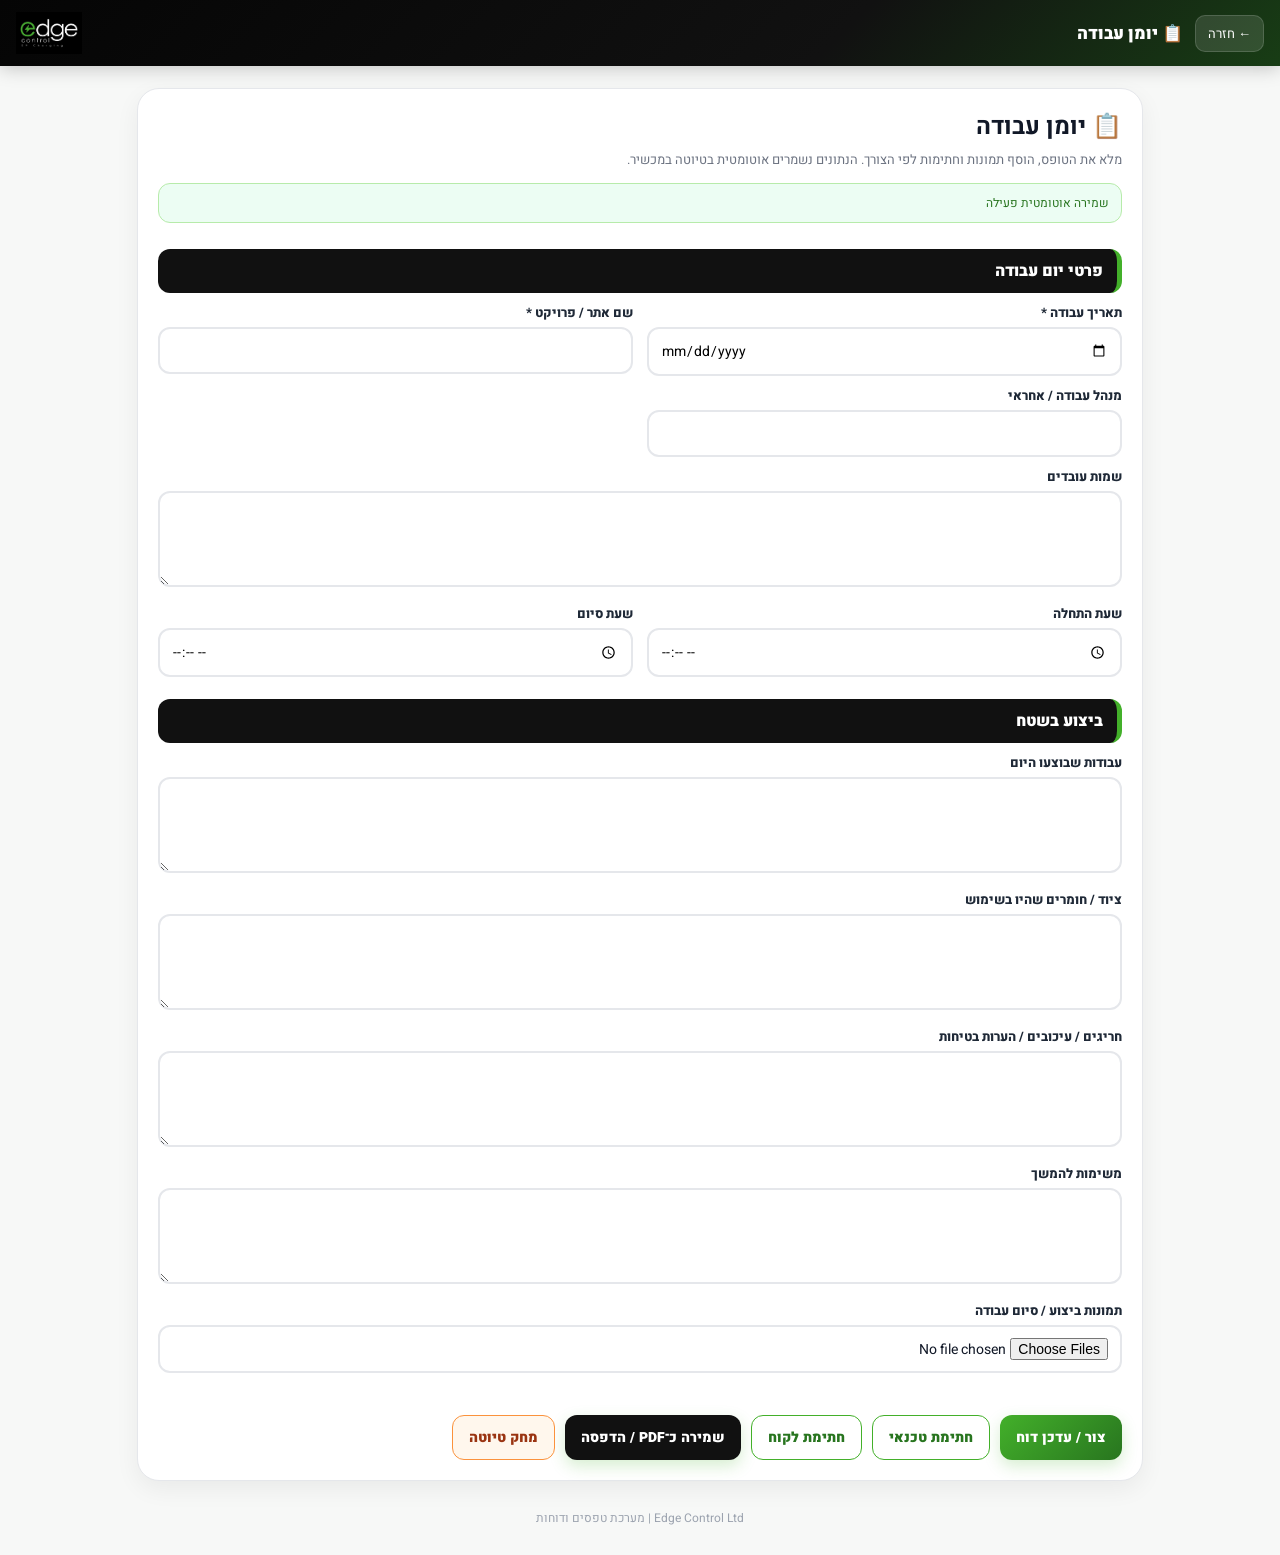
<file: worklog.html>
<!DOCTYPE html><html dir="rtl" lang="he"><head><meta charset="UTF-8"><meta name="viewport" content="width=device-width, initial-scale=1.0, maximum-scale=1.0, user-scalable=no"><title>Edge Control – יומן עבודה</title><link href="https://fonts.googleapis.com/css2?family=Heebo:wght@300;400;500;600;700;800;900&display=swap" rel="stylesheet"><link rel="stylesheet" href="assets/css/app.css"></head><body><div class="app-shell"><div class="topbar"><a class="back" href="index.html">← חזרה</a><div class="page-title">📋 יומן עבודה</div><img class="topbar-logo" src="assets/img/edge-logo.jpg" alt="Edge Control"></div><main class="wrap"><section class="panel"><h1>📋 יומן עבודה</h1><p class="panel-sub">מלא את הטופס, הוסף תמונות וחתימות לפי הצורך. הנתונים נשמרים אוטומטית בטיוטה במכשיר.</p><div class="autosave-note" id="draft-note">שמירה אוטומטית פעילה</div><div id="dynamic-form" class="form-grid"></div><div class="actions"><button class="btn" id="make-report">צור / עדכן דוח</button><button class="btn secondary" id="sig-tech">חתימת טכנאי</button><button class="btn secondary" id="sig-client">חתימת לקוח</button><button class="btn dark" id="print-pdf">שמירה כ־PDF / הדפסה</button><button class="btn warn" id="clear-draft">מחק טיוטה</button></div></section><section class="report" id="report"></section><p class="footer-note">Edge Control Ltd | מערכת טפסים ודוחות</p></main></div><div class="modal" id="signature-modal"><div class="modal-card"><h2 id="sig-title">חתימה</h2><p class="panel-sub">חתום בתוך המסגרת ושמור את החתימה לדוח.</p><canvas id="signature-canvas" class="signature-canvas" width="520" height="190"></canvas><div class="actions"><button class="btn secondary" onclick="clearSignature()">נקה</button><button class="btn" onclick="saveSignature()">שמור חתימה</button><button class="btn dark" onclick="closeSignature()">ביטול</button></div></div></div><script>window.FORM_CONFIG={"id": "worklog", "title": "יומן עבודה", "logoPath": "assets/img/edge-logo.jpg", "sections": [{"title": "פרטי יום עבודה", "fields": [{"id": "date", "label": "תאריך עבודה", "type": "date", "required": true}, {"id": "site", "label": "שם אתר / פרויקט", "type": "text", "required": true}, {"id": "manager", "label": "מנהל עבודה / אחראי", "type": "text"}, {"id": "workers", "label": "שמות עובדים", "type": "textarea", "full": true}, {"id": "start", "label": "שעת התחלה", "type": "time"}, {"id": "end", "label": "שעת סיום", "type": "time"}]}, {"title": "ביצוע בשטח", "fields": [{"id": "work", "label": "עבודות שבוצעו היום", "type": "textarea", "full": true}, {"id": "equipment", "label": "ציוד / חומרים שהיו בשימוש", "type": "textarea", "full": true}, {"id": "issues", "label": "חריגים / עיכובים / הערות בטיחות", "type": "textarea", "full": true}, {"id": "tomorrow", "label": "משימות להמשך", "type": "textarea", "full": true}, {"id": "photos", "label": "תמונות ביצוע / סיום עבודה", "type": "images", "full": true}]}], "fileFields": ["site", "date"]};</script><script src="assets/js/form-engine.js"></script></body></html>
</file>
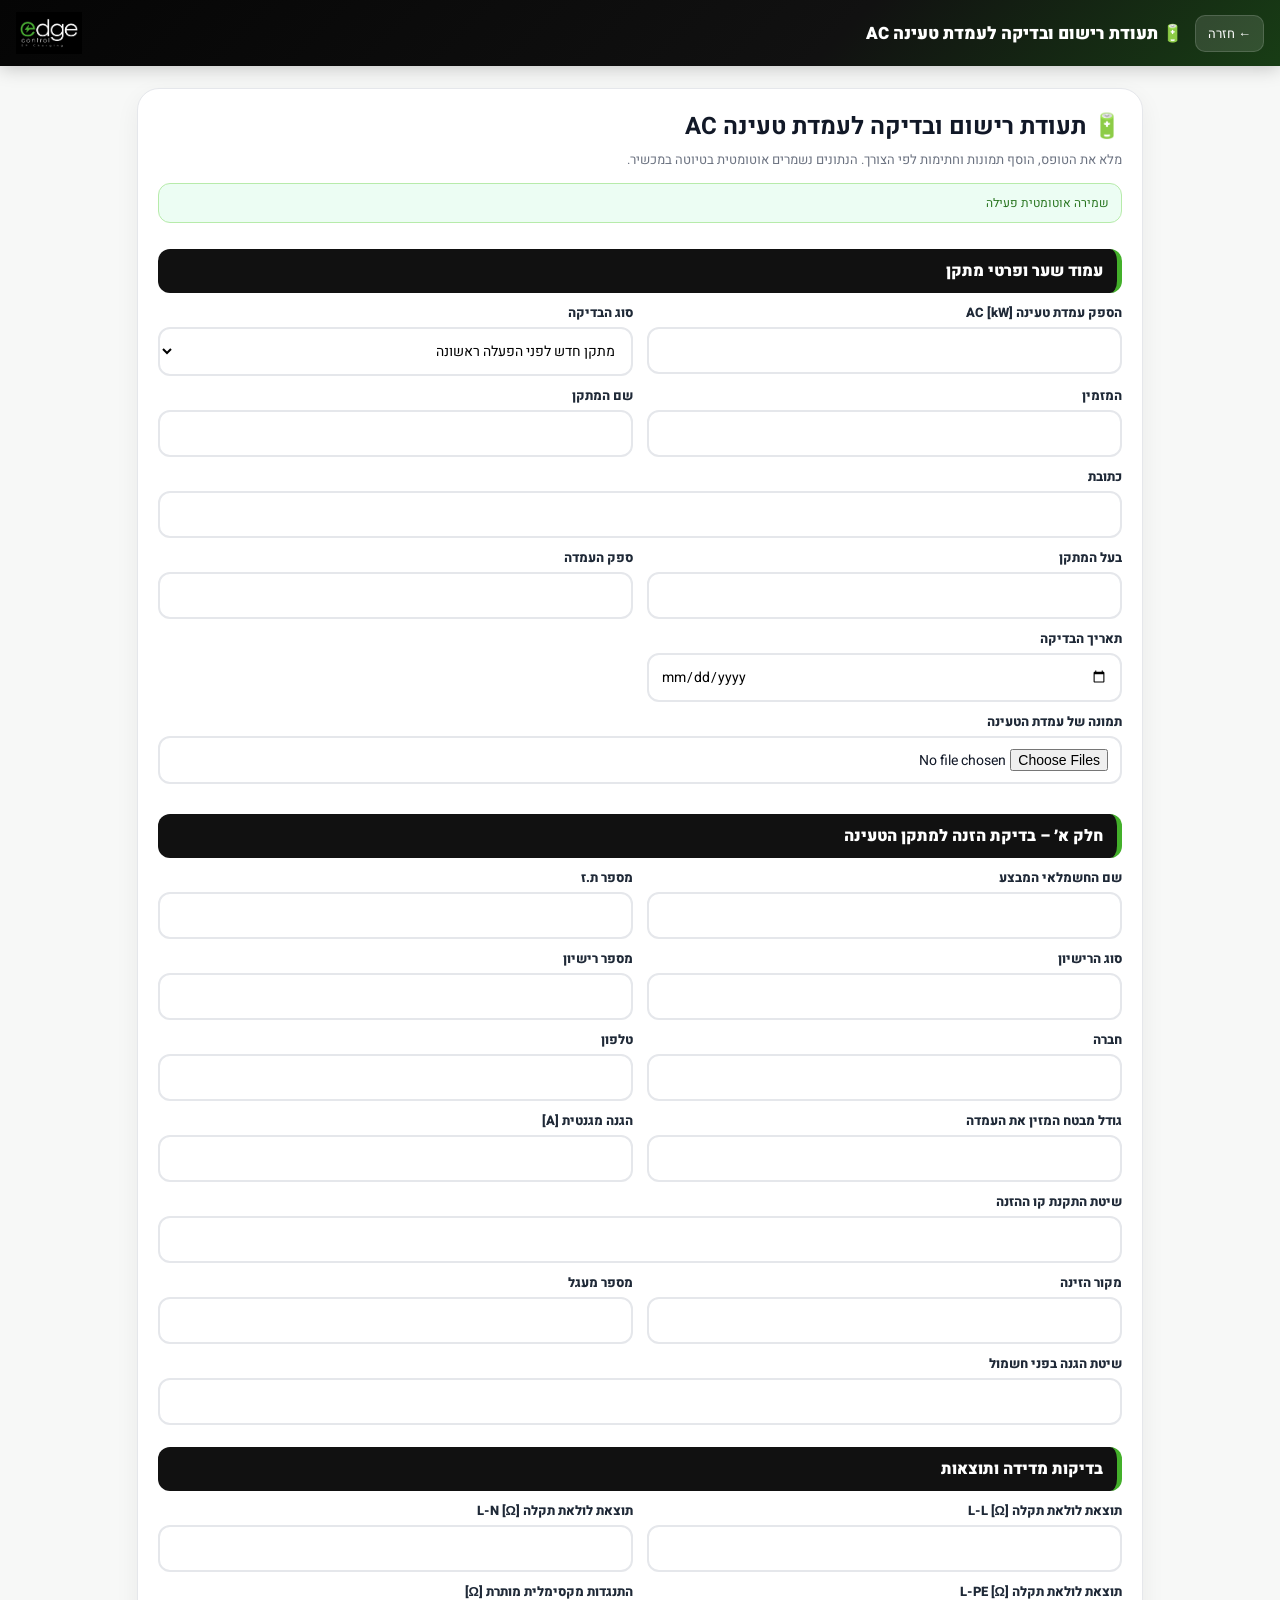
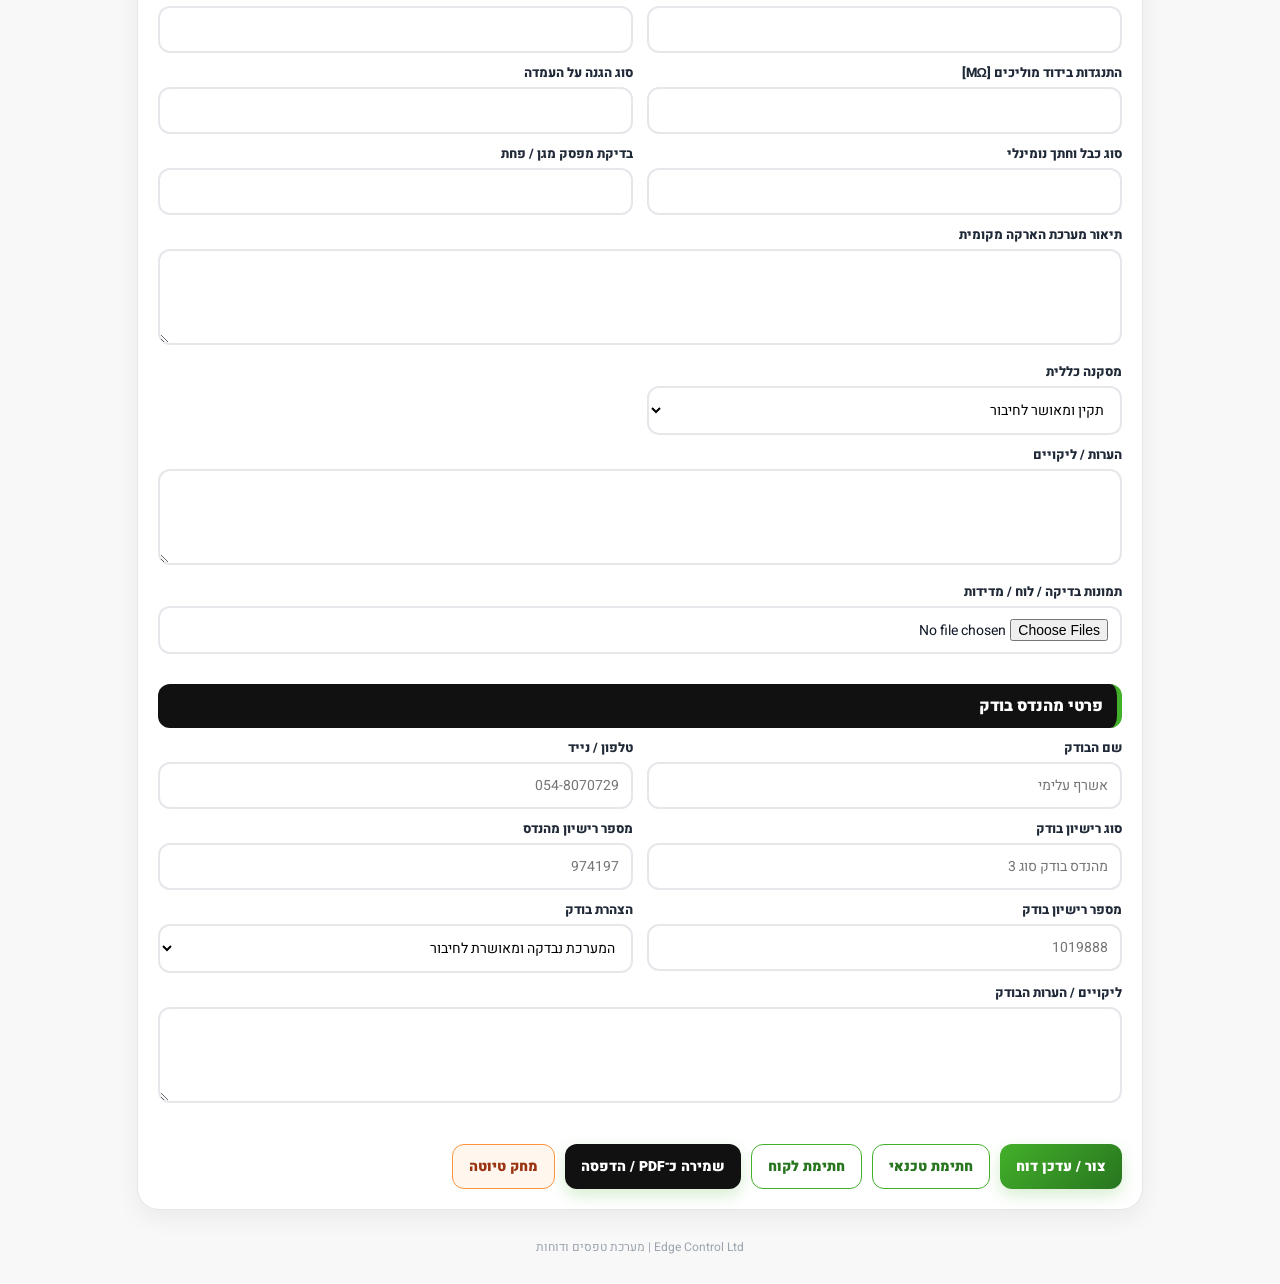
<file: electrical-tests/inspection-ac.html>
<!DOCTYPE html><html dir="rtl" lang="he"><head><meta charset="UTF-8"><meta name="viewport" content="width=device-width, initial-scale=1.0, maximum-scale=1.0, user-scalable=no"><title>Edge Control – תעודת רישום ובדיקה לעמדת טעינה AC</title><link href="https://fonts.googleapis.com/css2?family=Heebo:wght@300;400;500;600;700;800;900&display=swap" rel="stylesheet"><link rel="stylesheet" href="../assets/css/app.css"></head><body><div class="app-shell"><div class="topbar"><a class="back" href="../index.html">← חזרה</a><div class="page-title">🔋 תעודת רישום ובדיקה לעמדת טעינה AC</div><img class="topbar-logo" src="../assets/img/edge-logo.jpg" alt="Edge Control"></div><main class="wrap"><section class="panel"><h1>🔋 תעודת רישום ובדיקה לעמדת טעינה AC</h1><p class="panel-sub">מלא את הטופס, הוסף תמונות וחתימות לפי הצורך. הנתונים נשמרים אוטומטית בטיוטה במכשיר.</p><div class="autosave-note" id="draft-note">שמירה אוטומטית פעילה</div><div id="dynamic-form" class="form-grid"></div><div class="actions"><button class="btn" id="make-report">צור / עדכן דוח</button><button class="btn secondary" id="sig-tech">חתימת טכנאי</button><button class="btn secondary" id="sig-client">חתימת לקוח</button><button class="btn dark" id="print-pdf">שמירה כ־PDF / הדפסה</button><button class="btn warn" id="clear-draft">מחק טיוטה</button></div></section><section class="report" id="report"></section><p class="footer-note">Edge Control Ltd | מערכת טפסים ודוחות</p></main></div><div class="modal" id="signature-modal"><div class="modal-card"><h2 id="sig-title">חתימה</h2><p class="panel-sub">חתום בתוך המסגרת ושמור את החתימה לדוח.</p><canvas id="signature-canvas" class="signature-canvas" width="520" height="190"></canvas><div class="actions"><button class="btn secondary" onclick="clearSignature()">נקה</button><button class="btn" onclick="saveSignature()">שמור חתימה</button><button class="btn dark" onclick="closeSignature()">ביטול</button></div></div></div><script>window.FORM_CONFIG={"id": "inspection_ac", "title": "תעודת רישום ובדיקה לעמדת טעינה AC", "logoPath": "../assets/img/edge-logo.jpg", "sections": [{"title": "עמוד שער ופרטי מתקן", "fields": [{"id": "kw", "label": "הספק עמדת טעינה AC [kW]", "type": "number"}, {"id": "inspection_kind", "label": "סוג הבדיקה", "type": "select", "options": ["מתקן חדש לפני הפעלה ראשונה", "בדיקה תקופתית", "אחר"]}, {"id": "customer", "label": "המזמין", "type": "text"}, {"id": "facility", "label": "שם המתקן", "type": "text"}, {"id": "address", "label": "כתובת", "type": "text", "full": true}, {"id": "owner", "label": "בעל המתקן", "type": "text"}, {"id": "supplier", "label": "ספק העמדה", "type": "text"}, {"id": "date", "label": "תאריך הבדיקה", "type": "date"}, {"id": "charger_photo", "label": "תמונה של עמדת הטעינה", "type": "images", "full": true}]}, {"title": "חלק א׳ – בדיקת הזנה למתקן הטעינה", "fields": [{"id": "electrician", "label": "שם החשמלאי המבצע", "type": "text"}, {"id": "electrician_id", "label": "מספר ת.ז", "type": "text"}, {"id": "license_type", "label": "סוג הרישיון", "type": "text"}, {"id": "license_no", "label": "מספר רישיון", "type": "text"}, {"id": "company", "label": "חברה", "type": "text"}, {"id": "phone", "label": "טלפון", "type": "tel"}, {"id": "feeder_breaker", "label": "גודל מבטח המזין את העמדה", "type": "text"}, {"id": "magnetic", "label": "הגנה מגנטית [A]", "type": "text"}, {"id": "install_method", "label": "שיטת התקנת קו ההזנה", "type": "text", "full": true}, {"id": "source", "label": "מקור הזינה", "type": "text"}, {"id": "circuit", "label": "מספר מעגל", "type": "text"}, {"id": "shock_protection", "label": "שיטת הגנה בפני חשמול", "type": "text", "full": true}]}, {"title": "בדיקות מדידה ותוצאות", "fields": [{"id": "lt_ll", "label": "תוצאת לולאת תקלה L-L [Ω]", "type": "text"}, {"id": "lt_ln", "label": "תוצאת לולאת תקלה L-N [Ω]", "type": "text"}, {"id": "lt_lpe", "label": "תוצאת לולאת תקלה L-PE [Ω]", "type": "text"}, {"id": "max_z", "label": "התנגדות מקסימלית מותרת [Ω]", "type": "text"}, {"id": "insulation", "label": "התנגדות בידוד מוליכים [MΩ]", "type": "text"}, {"id": "protection", "label": "סוג הגנה על העמדה", "type": "text"}, {"id": "cable", "label": "סוג כבל וחתך נומינלי", "type": "text"}, {"id": "rcd", "label": "בדיקת מפסק מגן / פחת", "type": "text"}, {"id": "earthing", "label": "תיאור מערכת הארקה מקומית", "type": "textarea", "full": true}, {"id": "conclusion", "label": "מסקנה כללית", "type": "select", "options": ["תקין ומאושר לחיבור", "לא תקין - נדרש תיקון", "נדרש בדיקה חוזרת"]}, {"id": "notes", "label": "הערות / ליקויים", "type": "textarea", "full": true}, {"id": "photos", "label": "תמונות בדיקה / לוח / מדידות", "type": "images", "full": true}]}, {"title": "פרטי מהנדס בודק", "fields": [{"id": "checker", "label": "שם הבודק", "type": "text", "placeholder": "אשרף עלימי"}, {"id": "checker_phone", "label": "טלפון / נייד", "type": "tel", "placeholder": "054-8070729"}, {"id": "checker_license_type", "label": "סוג רישיון בודק", "type": "text", "placeholder": "מהנדס בודק סוג 3"}, {"id": "engineer_license", "label": "מספר רישיון מהנדס", "type": "text", "placeholder": "974197"}, {"id": "checker_license_no", "label": "מספר רישיון בודק", "type": "text", "placeholder": "1019888"}, {"id": "approval_status", "label": "הצהרת בודק", "type": "select", "options": ["המערכת נבדקה ומאושרת לחיבור", "המערכת לא מאושרת עד לתיקון ליקויים", "נדרש המשך בדיקה"]}, {"id": "defects", "label": "ליקויים / הערות הבודק", "type": "textarea", "full": true}]}], "fileFields": ["facility", "date"]};</script><script src="../assets/js/form-engine.js"></script></body></html>
</file>
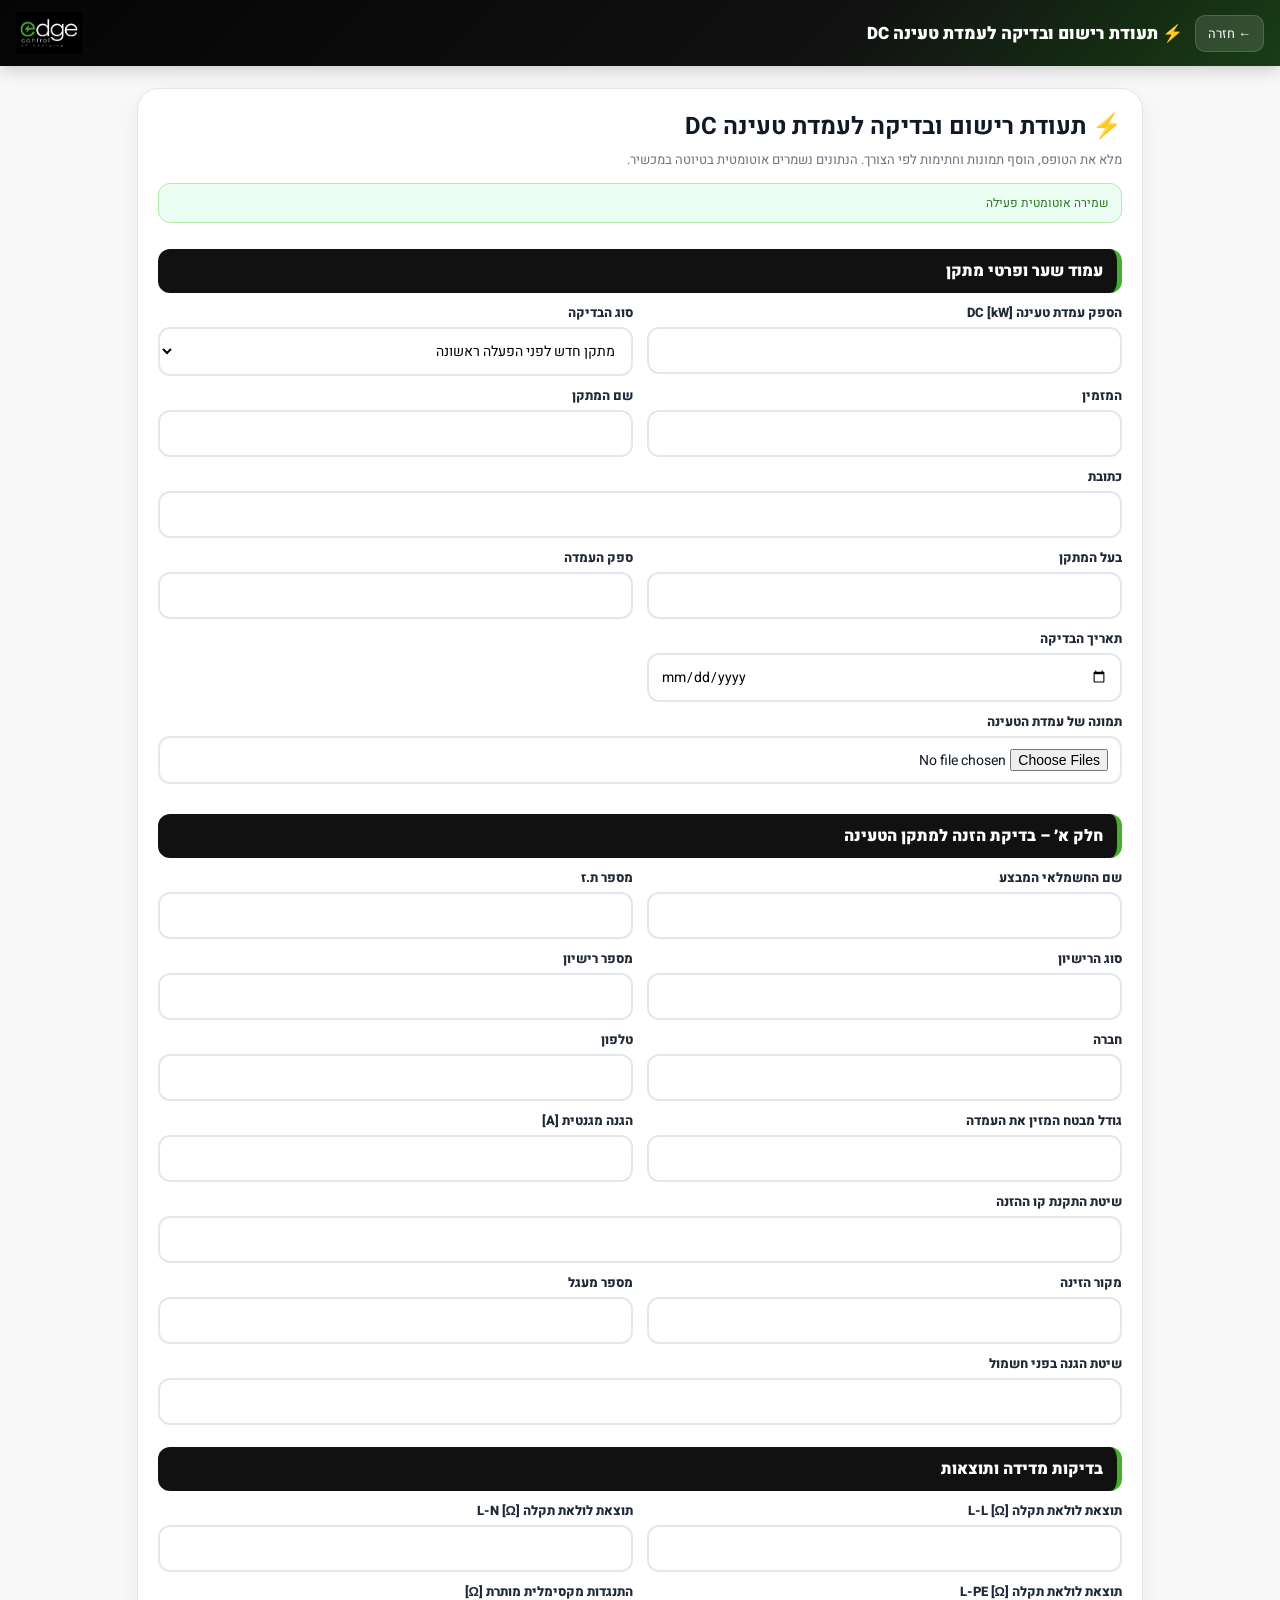
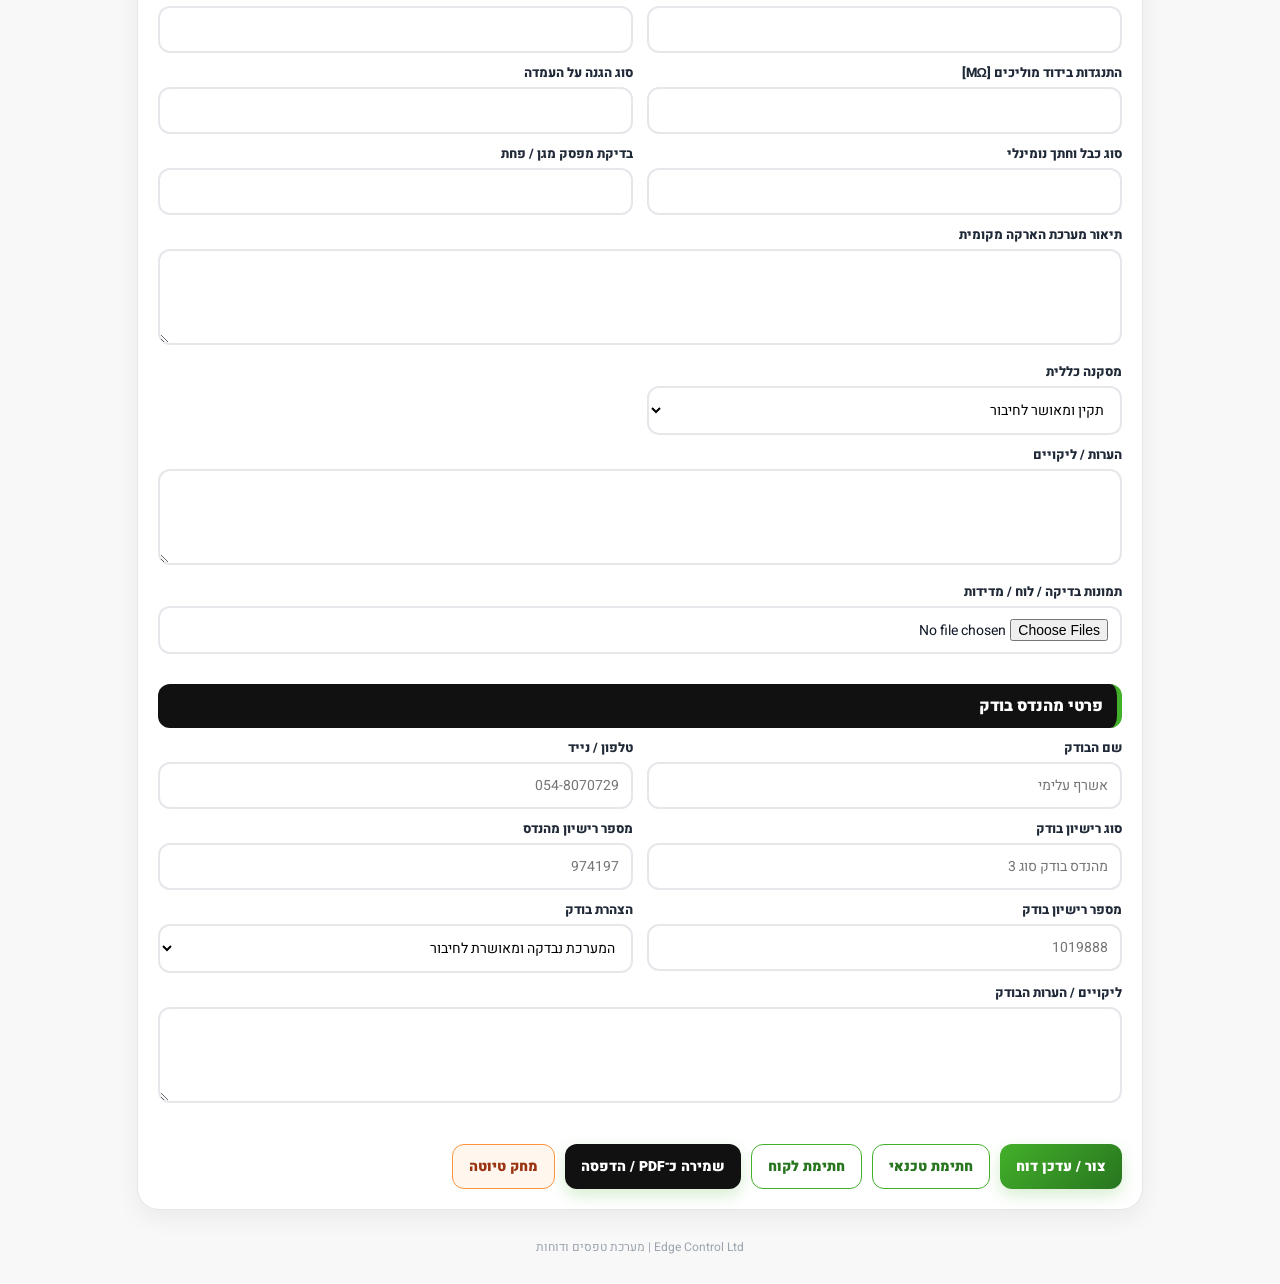
<file: electrical-tests/inspection-dc.html>
<!DOCTYPE html><html dir="rtl" lang="he"><head><meta charset="UTF-8"><meta name="viewport" content="width=device-width, initial-scale=1.0, maximum-scale=1.0, user-scalable=no"><title>Edge Control – תעודת רישום ובדיקה לעמדת טעינה DC</title><link href="https://fonts.googleapis.com/css2?family=Heebo:wght@300;400;500;600;700;800;900&display=swap" rel="stylesheet"><link rel="stylesheet" href="../assets/css/app.css"></head><body><div class="app-shell"><div class="topbar"><a class="back" href="../index.html">← חזרה</a><div class="page-title">⚡ תעודת רישום ובדיקה לעמדת טעינה DC</div><img class="topbar-logo" src="../assets/img/edge-logo.jpg" alt="Edge Control"></div><main class="wrap"><section class="panel"><h1>⚡ תעודת רישום ובדיקה לעמדת טעינה DC</h1><p class="panel-sub">מלא את הטופס, הוסף תמונות וחתימות לפי הצורך. הנתונים נשמרים אוטומטית בטיוטה במכשיר.</p><div class="autosave-note" id="draft-note">שמירה אוטומטית פעילה</div><div id="dynamic-form" class="form-grid"></div><div class="actions"><button class="btn" id="make-report">צור / עדכן דוח</button><button class="btn secondary" id="sig-tech">חתימת טכנאי</button><button class="btn secondary" id="sig-client">חתימת לקוח</button><button class="btn dark" id="print-pdf">שמירה כ־PDF / הדפסה</button><button class="btn warn" id="clear-draft">מחק טיוטה</button></div></section><section class="report" id="report"></section><p class="footer-note">Edge Control Ltd | מערכת טפסים ודוחות</p></main></div><div class="modal" id="signature-modal"><div class="modal-card"><h2 id="sig-title">חתימה</h2><p class="panel-sub">חתום בתוך המסגרת ושמור את החתימה לדוח.</p><canvas id="signature-canvas" class="signature-canvas" width="520" height="190"></canvas><div class="actions"><button class="btn secondary" onclick="clearSignature()">נקה</button><button class="btn" onclick="saveSignature()">שמור חתימה</button><button class="btn dark" onclick="closeSignature()">ביטול</button></div></div></div><script>window.FORM_CONFIG={"id": "inspection_dc", "title": "תעודת רישום ובדיקה לעמדת טעינה DC", "logoPath": "../assets/img/edge-logo.jpg", "sections": [{"title": "עמוד שער ופרטי מתקן", "fields": [{"id": "kw", "label": "הספק עמדת טעינה DC [kW]", "type": "number"}, {"id": "inspection_kind", "label": "סוג הבדיקה", "type": "select", "options": ["מתקן חדש לפני הפעלה ראשונה", "בדיקה תקופתית", "אחר"]}, {"id": "customer", "label": "המזמין", "type": "text"}, {"id": "facility", "label": "שם המתקן", "type": "text"}, {"id": "address", "label": "כתובת", "type": "text", "full": true}, {"id": "owner", "label": "בעל המתקן", "type": "text"}, {"id": "supplier", "label": "ספק העמדה", "type": "text"}, {"id": "date", "label": "תאריך הבדיקה", "type": "date"}, {"id": "charger_photo", "label": "תמונה של עמדת הטעינה", "type": "images", "full": true}]}, {"title": "חלק א׳ – בדיקת הזנה למתקן הטעינה", "fields": [{"id": "electrician", "label": "שם החשמלאי המבצע", "type": "text"}, {"id": "electrician_id", "label": "מספר ת.ז", "type": "text"}, {"id": "license_type", "label": "סוג הרישיון", "type": "text"}, {"id": "license_no", "label": "מספר רישיון", "type": "text"}, {"id": "company", "label": "חברה", "type": "text"}, {"id": "phone", "label": "טלפון", "type": "tel"}, {"id": "feeder_breaker", "label": "גודל מבטח המזין את העמדה", "type": "text"}, {"id": "magnetic", "label": "הגנה מגנטית [A]", "type": "text"}, {"id": "install_method", "label": "שיטת התקנת קו ההזנה", "type": "text", "full": true}, {"id": "source", "label": "מקור הזינה", "type": "text"}, {"id": "circuit", "label": "מספר מעגל", "type": "text"}, {"id": "shock_protection", "label": "שיטת הגנה בפני חשמול", "type": "text", "full": true}]}, {"title": "בדיקות מדידה ותוצאות", "fields": [{"id": "lt_ll", "label": "תוצאת לולאת תקלה L-L [Ω]", "type": "text"}, {"id": "lt_ln", "label": "תוצאת לולאת תקלה L-N [Ω]", "type": "text"}, {"id": "lt_lpe", "label": "תוצאת לולאת תקלה L-PE [Ω]", "type": "text"}, {"id": "max_z", "label": "התנגדות מקסימלית מותרת [Ω]", "type": "text"}, {"id": "insulation", "label": "התנגדות בידוד מוליכים [MΩ]", "type": "text"}, {"id": "protection", "label": "סוג הגנה על העמדה", "type": "text"}, {"id": "cable", "label": "סוג כבל וחתך נומינלי", "type": "text"}, {"id": "rcd", "label": "בדיקת מפסק מגן / פחת", "type": "text"}, {"id": "earthing", "label": "תיאור מערכת הארקה מקומית", "type": "textarea", "full": true}, {"id": "conclusion", "label": "מסקנה כללית", "type": "select", "options": ["תקין ומאושר לחיבור", "לא תקין - נדרש תיקון", "נדרש בדיקה חוזרת"]}, {"id": "notes", "label": "הערות / ליקויים", "type": "textarea", "full": true}, {"id": "photos", "label": "תמונות בדיקה / לוח / מדידות", "type": "images", "full": true}]}, {"title": "פרטי מהנדס בודק", "fields": [{"id": "checker", "label": "שם הבודק", "type": "text", "placeholder": "אשרף עלימי"}, {"id": "checker_phone", "label": "טלפון / נייד", "type": "tel", "placeholder": "054-8070729"}, {"id": "checker_license_type", "label": "סוג רישיון בודק", "type": "text", "placeholder": "מהנדס בודק סוג 3"}, {"id": "engineer_license", "label": "מספר רישיון מהנדס", "type": "text", "placeholder": "974197"}, {"id": "checker_license_no", "label": "מספר רישיון בודק", "type": "text", "placeholder": "1019888"}, {"id": "approval_status", "label": "הצהרת בודק", "type": "select", "options": ["המערכת נבדקה ומאושרת לחיבור", "המערכת לא מאושרת עד לתיקון ליקויים", "נדרש המשך בדיקה"]}, {"id": "defects", "label": "ליקויים / הערות הבודק", "type": "textarea", "full": true}]}], "fileFields": ["facility", "date"]};</script><script src="../assets/js/form-engine.js"></script></body></html>
</file>
<file: assets/css/app.css>
:root{--green:#43b02a;--green-dark:#28751f;--black:#050505;--ink:#111827;--muted:#6b7280;--border:#e5e7eb;--bg:#f7f8f7;--soft:#ecfdf3;--card:#ffffff;--danger:#dc2626;--amber:#d97706}*{box-sizing:border-box;margin:0;padding:0}html,body{width:100%;max-width:100%;overflow-x:hidden}body{font-family:'Heebo',Arial,sans-serif;direction:rtl;background:var(--bg);color:var(--ink);min-height:100vh}a{text-decoration:none;color:inherit}button,input,textarea,select{font-family:'Heebo',Arial,sans-serif}.app-shell{min-height:100vh}.hero{background:radial-gradient(circle at 20% 20%,rgba(67,176,42,.35),transparent 35%),linear-gradient(135deg,#000 0%,#111 68%,#1d4218 100%);color:white;padding:34px 18px 36px;text-align:center;position:relative;overflow:hidden}.hero:after{content:'';position:absolute;inset:auto -20% -55% -20%;height:260px;background:radial-gradient(ellipse,rgba(67,176,42,.25),transparent 65%);transform:rotate(-6deg)}.logo-main{width:220px;max-width:78vw;margin:0 auto 18px;display:block}.brand-kicker{font-size:12px;letter-spacing:3px;text-transform:uppercase;color:rgba(255,255,255,.65);font-weight:800}.hero h1{font-size:30px;line-height:1.25;margin-top:8px;font-weight:900}.hero p{font-size:14px;color:rgba(255,255,255,.78);line-height:1.7;margin-top:8px}.wrap{max-width:1050px;margin:0 auto;padding:22px}.cards-grid{display:grid;grid-template-columns:repeat(4,1fr);gap:14px}.card{background:#fff;border:1px solid var(--border);border-radius:20px;padding:20px;box-shadow:0 8px 22px rgba(0,0,0,.06);transition:.18s;display:flex;flex-direction:column;min-height:195px;position:relative;overflow:hidden}.card:before{content:'';position:absolute;top:0;right:0;left:0;height:4px;background:linear-gradient(90deg,var(--green),#7ee35f)}.card:hover{transform:translateY(-3px);box-shadow:0 14px 30px rgba(0,0,0,.12);border-color:#b6e8ab}.ico{font-size:34px;margin-bottom:12px}.card h2{font-size:18px;margin-bottom:8px}.card p{font-size:13px;color:var(--muted);line-height:1.65;flex:1}.btn{display:inline-flex;align-items:center;justify-content:center;gap:8px;background:linear-gradient(135deg,var(--green),var(--green-dark));color:white;border:none;border-radius:12px;padding:11px 16px;font-weight:900;font-size:14px;margin-top:16px;text-align:center;cursor:pointer;box-shadow:0 6px 16px rgba(67,176,42,.22)}.btn.secondary{background:#fff;color:var(--green-dark);border:1.5px solid var(--green);box-shadow:none}.btn.dark{background:#111;color:#fff}.btn.warn{background:#fff7ed;color:#9a3412;border:1.5px solid #fb923c;box-shadow:none}.topbar{background:linear-gradient(135deg,#050505,#111 65%,#183d15);color:white;padding:12px 16px;display:flex;gap:12px;align-items:center;position:sticky;top:0;z-index:30;box-shadow:0 2px 18px rgba(0,0,0,.22)}.topbar-logo{height:42px;width:auto;object-fit:contain;margin-right:auto}.back{background:rgba(255,255,255,.12);padding:8px 12px;border-radius:10px;font-size:13px;border:1px solid rgba(255,255,255,.15)}.page-title{font-size:17px;font-weight:900}.panel{background:#fff;border:1px solid var(--border);border-radius:22px;padding:20px;box-shadow:0 8px 24px rgba(0,0,0,.06);margin-bottom:18px}.panel h1{font-size:24px;margin-bottom:6px}.panel-sub{font-size:13px;color:var(--muted);line-height:1.6}.form-grid{display:grid;grid-template-columns:1fr 1fr;gap:10px 14px;margin-top:14px}.full{grid-column:1/-1}.section-title{grid-column:1/-1;background:#111;color:white;border-right:5px solid var(--green);border-radius:12px;padding:10px 14px;font-weight:900;margin-top:12px}.field label{display:block;font-weight:800;font-size:13px;margin:0 0 5px;color:#1f2937}.field input,.field textarea,.field select{width:100%;border:2px solid var(--border);border-radius:12px;padding:11px 12px;font-size:14px;direction:rtl;background:#fff;outline:none}.field input:focus,.field textarea:focus,.field select:focus{border-color:var(--green);box-shadow:0 0 0 3px rgba(67,176,42,.12)}textarea{min-height:96px;resize:vertical}.actions{display:flex;gap:10px;flex-wrap:wrap;margin-top:18px}.autosave-note{font-size:12px;color:var(--green-dark);background:var(--soft);border:1px solid #b7ebaa;border-radius:12px;padding:10px 12px;margin-top:12px}.img-preview{display:flex;flex-wrap:wrap;gap:8px;margin-top:8px}.img-preview img{width:92px;height:92px;object-fit:cover;border-radius:12px;border:1px solid var(--border)}.report{background:#fff;border:1px solid var(--border);border-radius:20px;padding:22px;margin-top:18px;display:none;box-shadow:0 8px 24px rgba(0,0,0,.06)}.report-doc{background:#fff;color:#111;direction:rtl}.report-head{display:flex;justify-content:space-between;gap:18px;align-items:flex-start;border-bottom:3px solid var(--green);padding-bottom:12px;margin-bottom:16px}.report-head img{width:180px;max-width:42%;height:auto}.company-info{font-size:11px;color:#555;line-height:1.6;direction:ltr;text-align:left}.report-title{font-size:24px;font-weight:900;text-align:center;margin:16px 0;color:#111}.report-section{margin:14px 0;break-inside:avoid}.report-section h3{background:#111;color:white;border-right:5px solid var(--green);border-radius:7px;padding:8px 12px;font-size:14px;margin-bottom:8px}.report-grid{display:grid;grid-template-columns:1fr 1fr;gap:0 20px}.report-field{border-bottom:1px solid #e5e7eb;padding:8px 4px;break-inside:avoid}.report-field b{color:var(--green-dark);display:block;font-size:12px;margin-bottom:3px}.report-field span{font-weight:650;white-space:pre-wrap;overflow-wrap:anywhere}.report-images{display:flex;flex-wrap:wrap;gap:10px;margin-top:10px}.report-images img{max-width:180px;max-height:140px;object-fit:cover;border:1px solid var(--border);border-radius:10px}.sig-wrap{margin-top:18px;display:grid;grid-template-columns:1fr 1fr;gap:24px}.sig-box{border-top:1px solid #222;padding-top:6px;text-align:center;color:#555;font-size:12px}.sig-img{max-width:240px;max-height:120px;object-fit:contain;margin:8px auto;display:block}.modal{position:fixed;inset:0;background:rgba(0,0,0,.72);z-index:9999;display:none;align-items:center;justify-content:center;padding:16px}.modal-card{background:#fff;border-radius:18px;padding:18px;max-width:540px;width:100%;text-align:center}.signature-canvas{width:100%;height:190px;border:2px solid var(--border);border-radius:14px;background:#fff;touch-action:none}.bottom-safe{height:env(safe-area-inset-bottom)}.footer-note{text-align:center;color:#9ca3af;font-size:12px;margin:28px 0 6px}@media(max-width:900px){.cards-grid{grid-template-columns:repeat(2,1fr)}}@media(max-width:650px){.wrap{padding:14px}.hero{padding:28px 16px 30px}.hero h1{font-size:25px}.logo-main{width:190px}.cards-grid,.form-grid,.report-grid,.sig-wrap{grid-template-columns:1fr}.card{min-height:auto}.topbar{gap:8px}.topbar-logo{height:34px}.page-title{font-size:15px}.panel{padding:16px}.actions .btn{width:100%}.report{padding:14px}.report-head{align-items:center}.report-head img{width:140px}.company-info{font-size:10px}.report-title{font-size:20px}}@media print{body{background:#fff}.topbar,.panel,.actions,.modal,.footer-note{display:none!important}.wrap{max-width:none;padding:0}.report{display:block!important;border:none;box-shadow:none;padding:0;margin:0}.report-doc{padding:8mm}.report-section,.report-field,tr,img{break-inside:avoid;page-break-inside:avoid}.report-head img{max-width:180px}}
</file>
